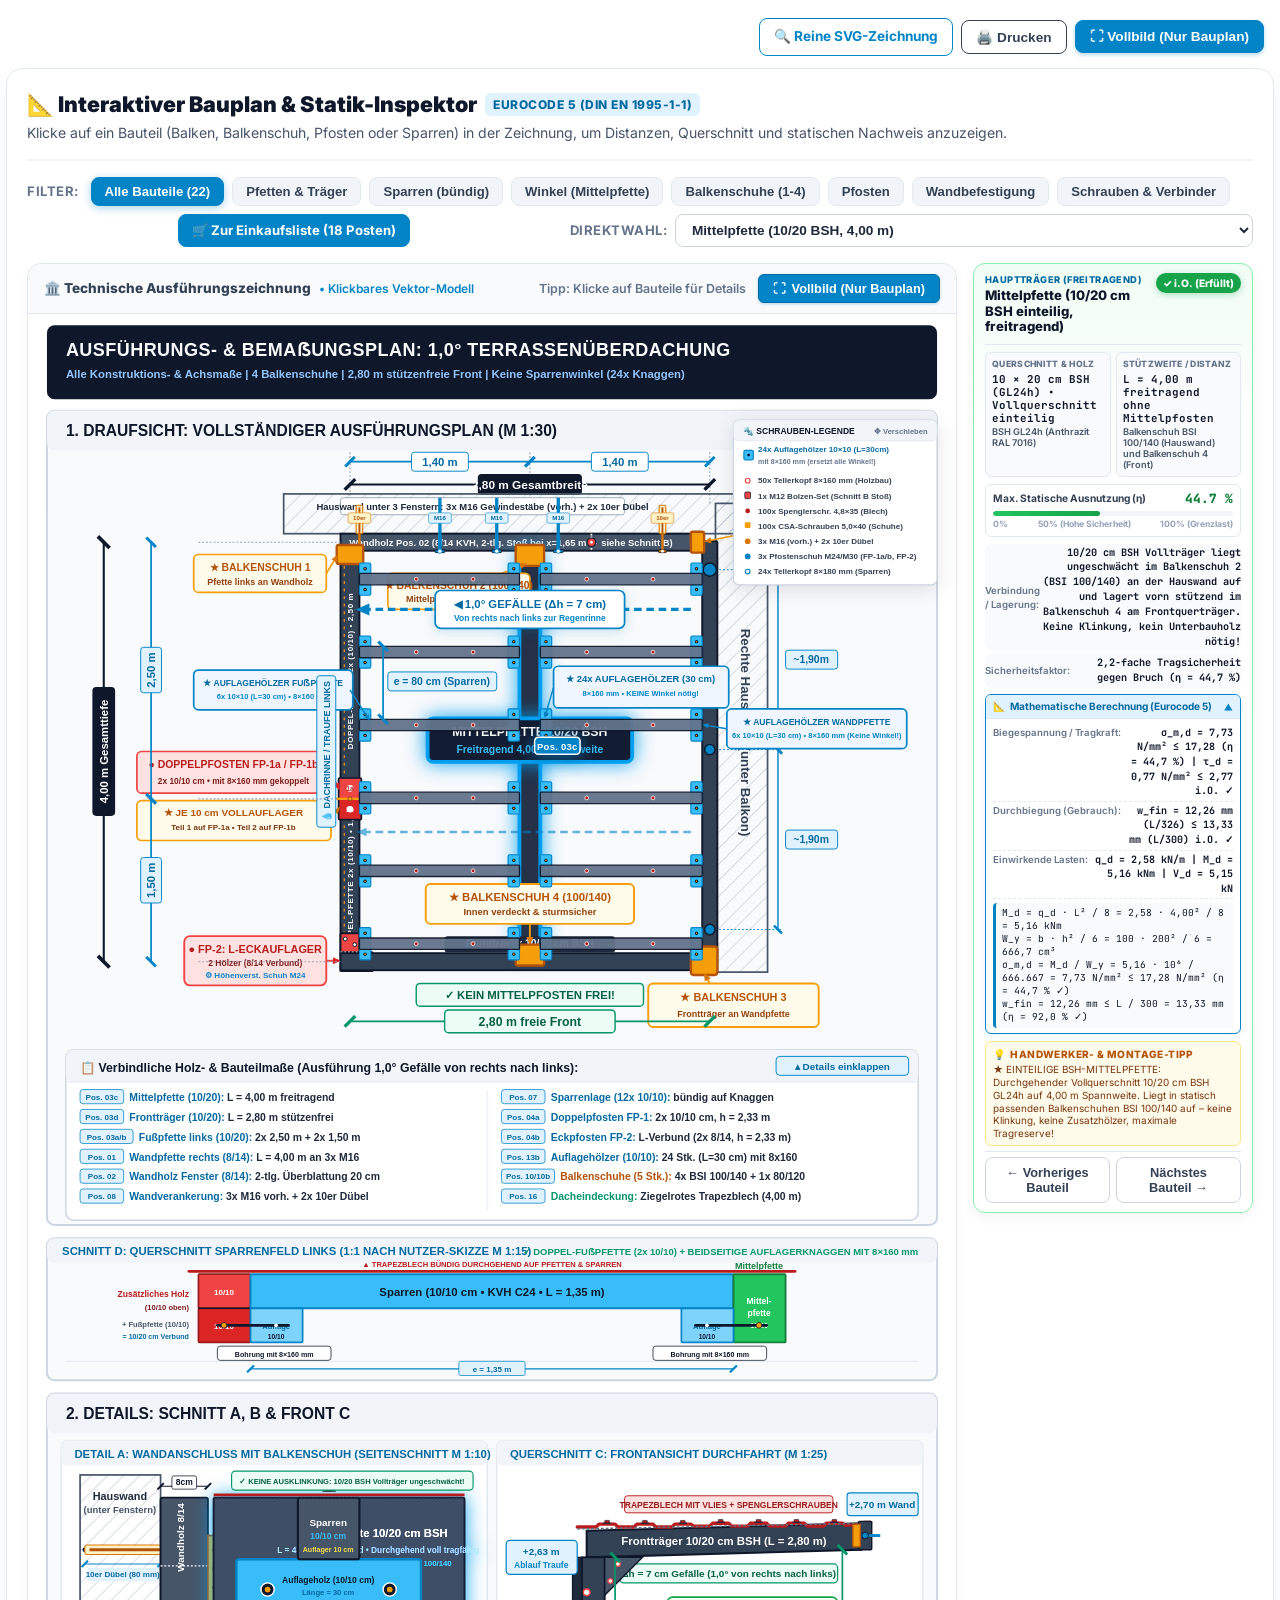
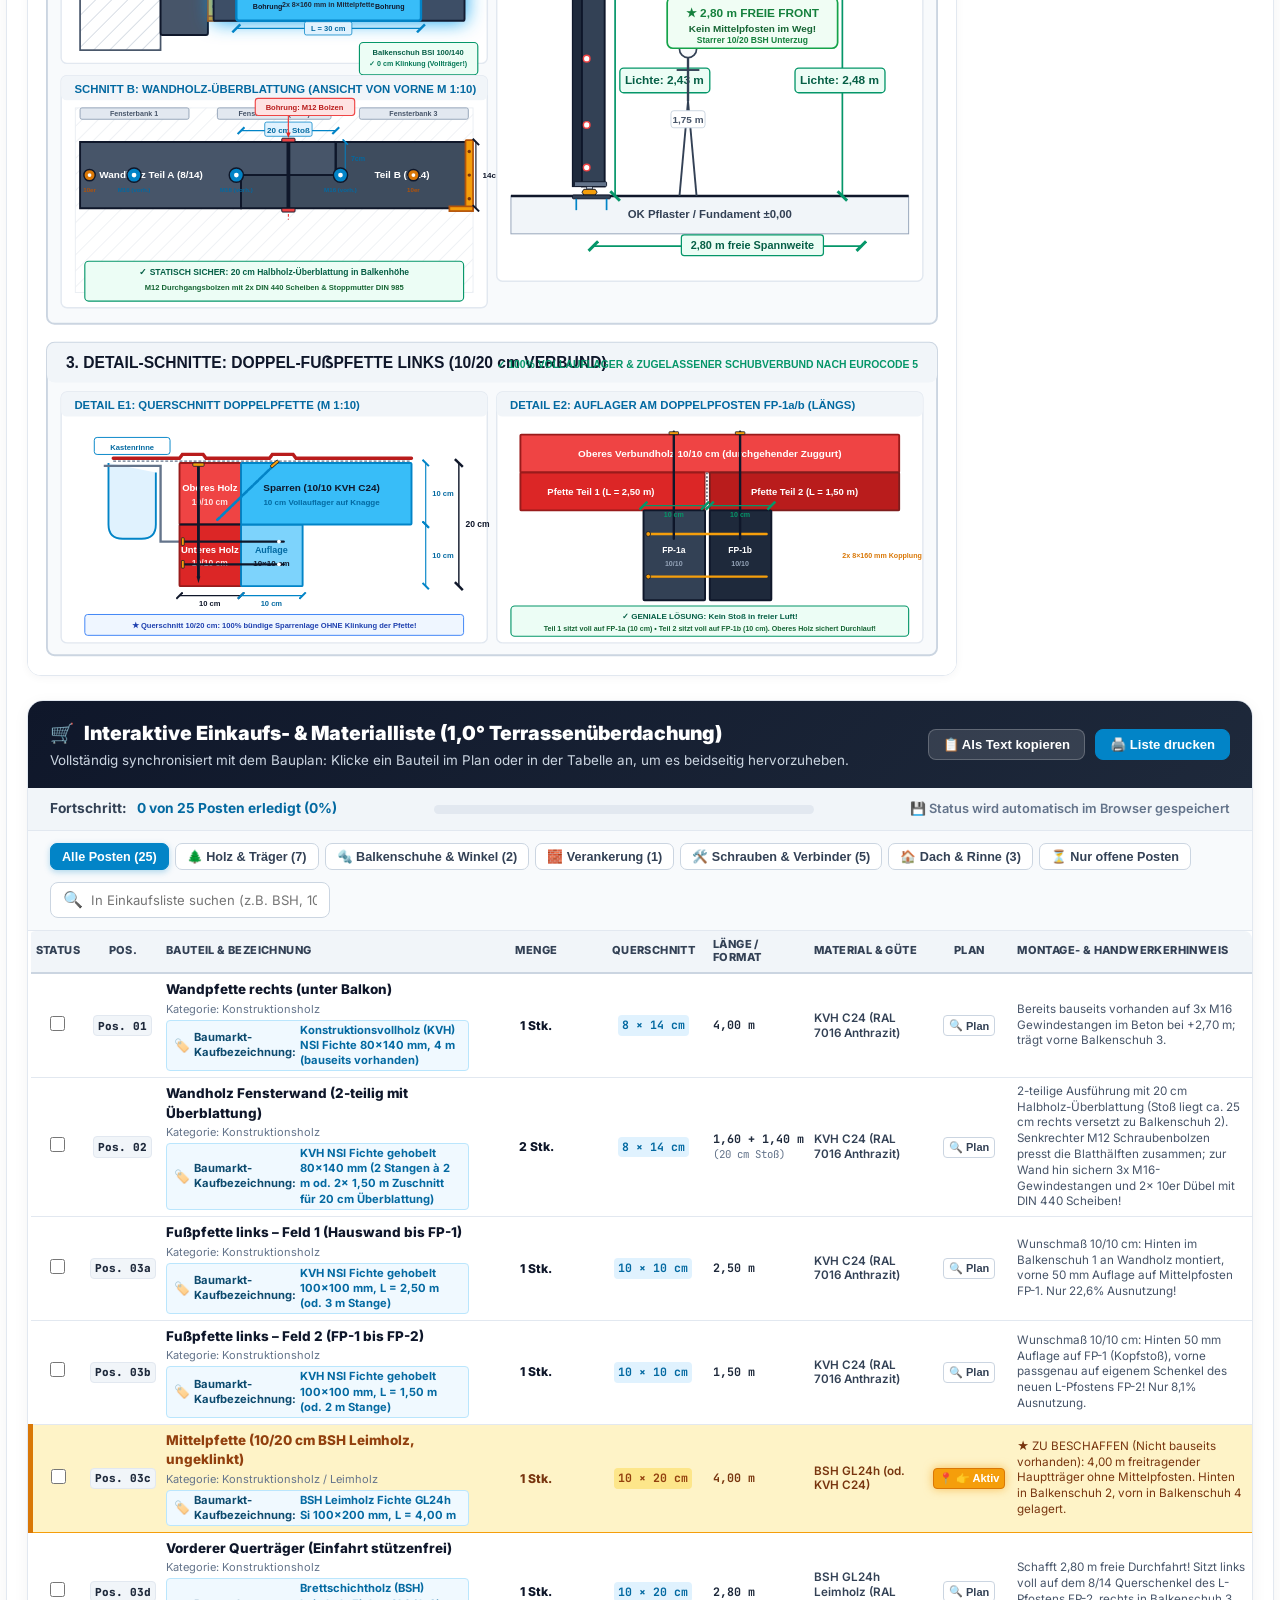
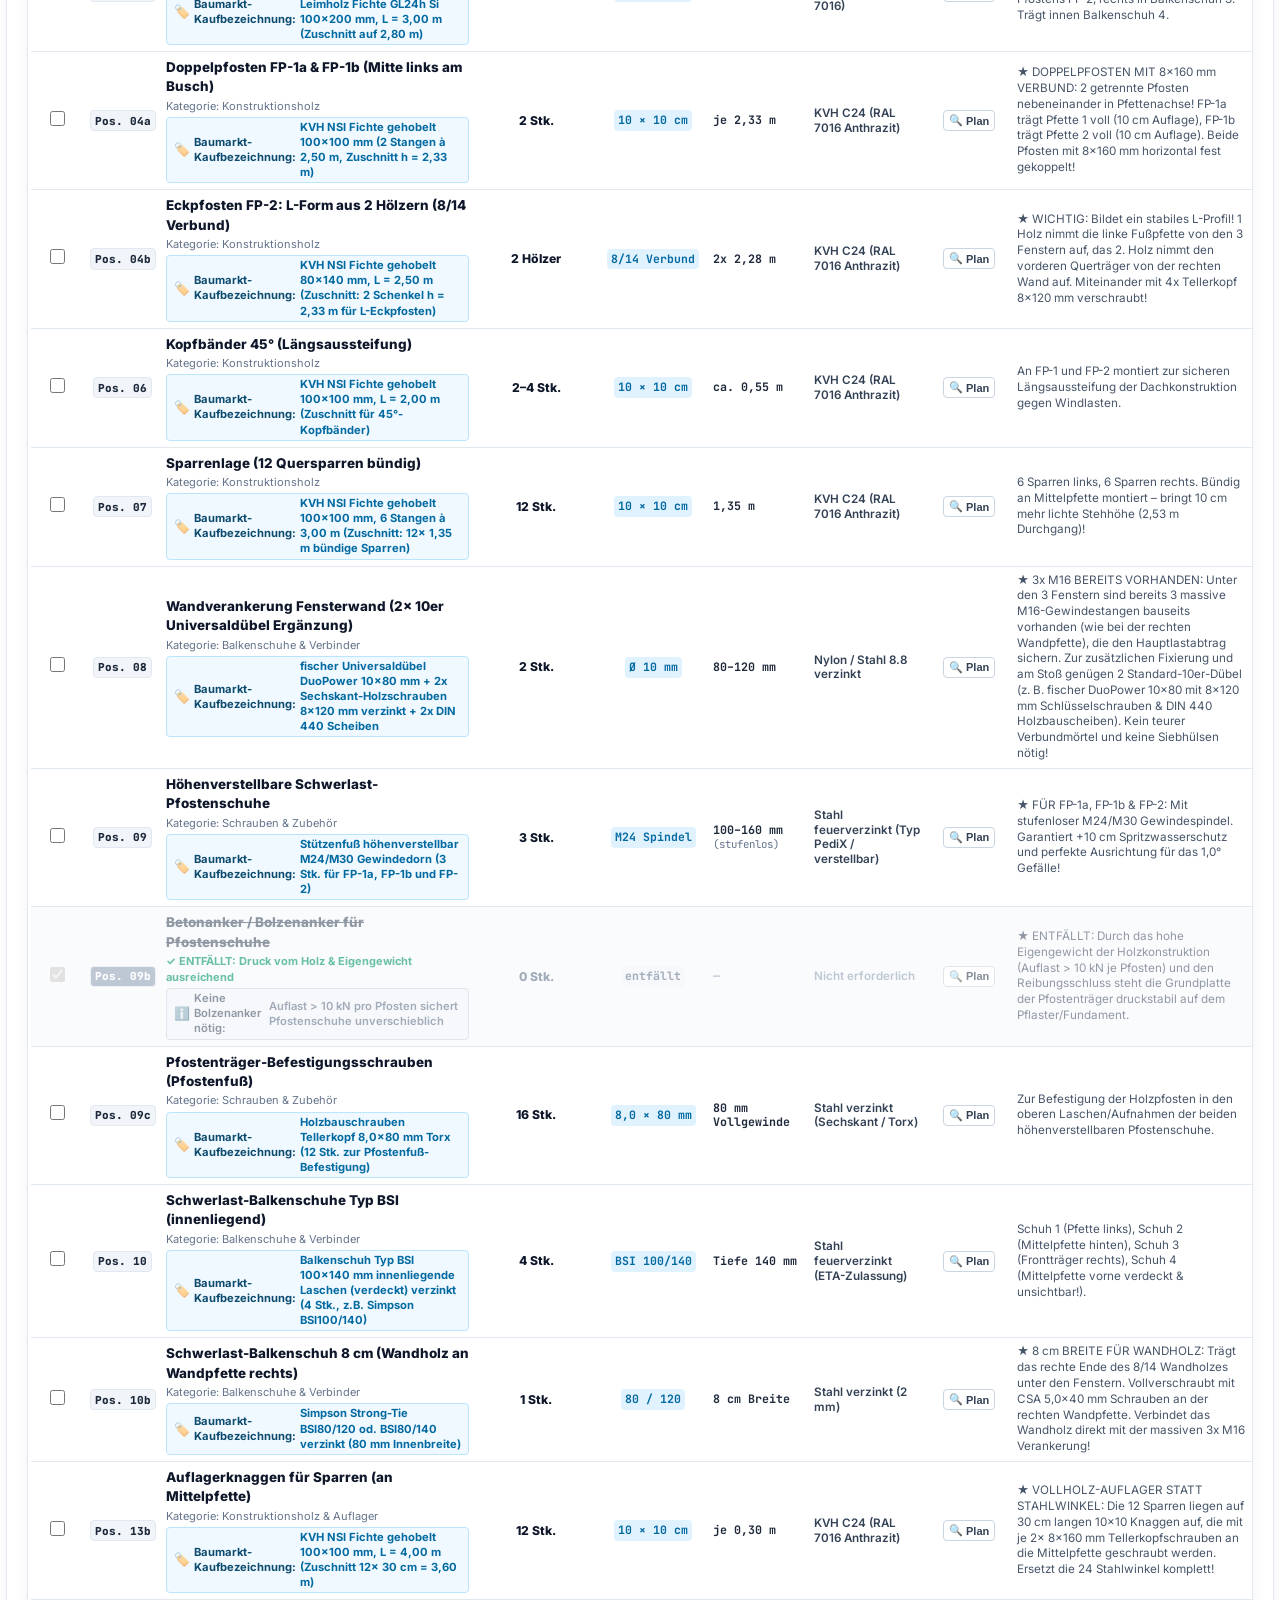
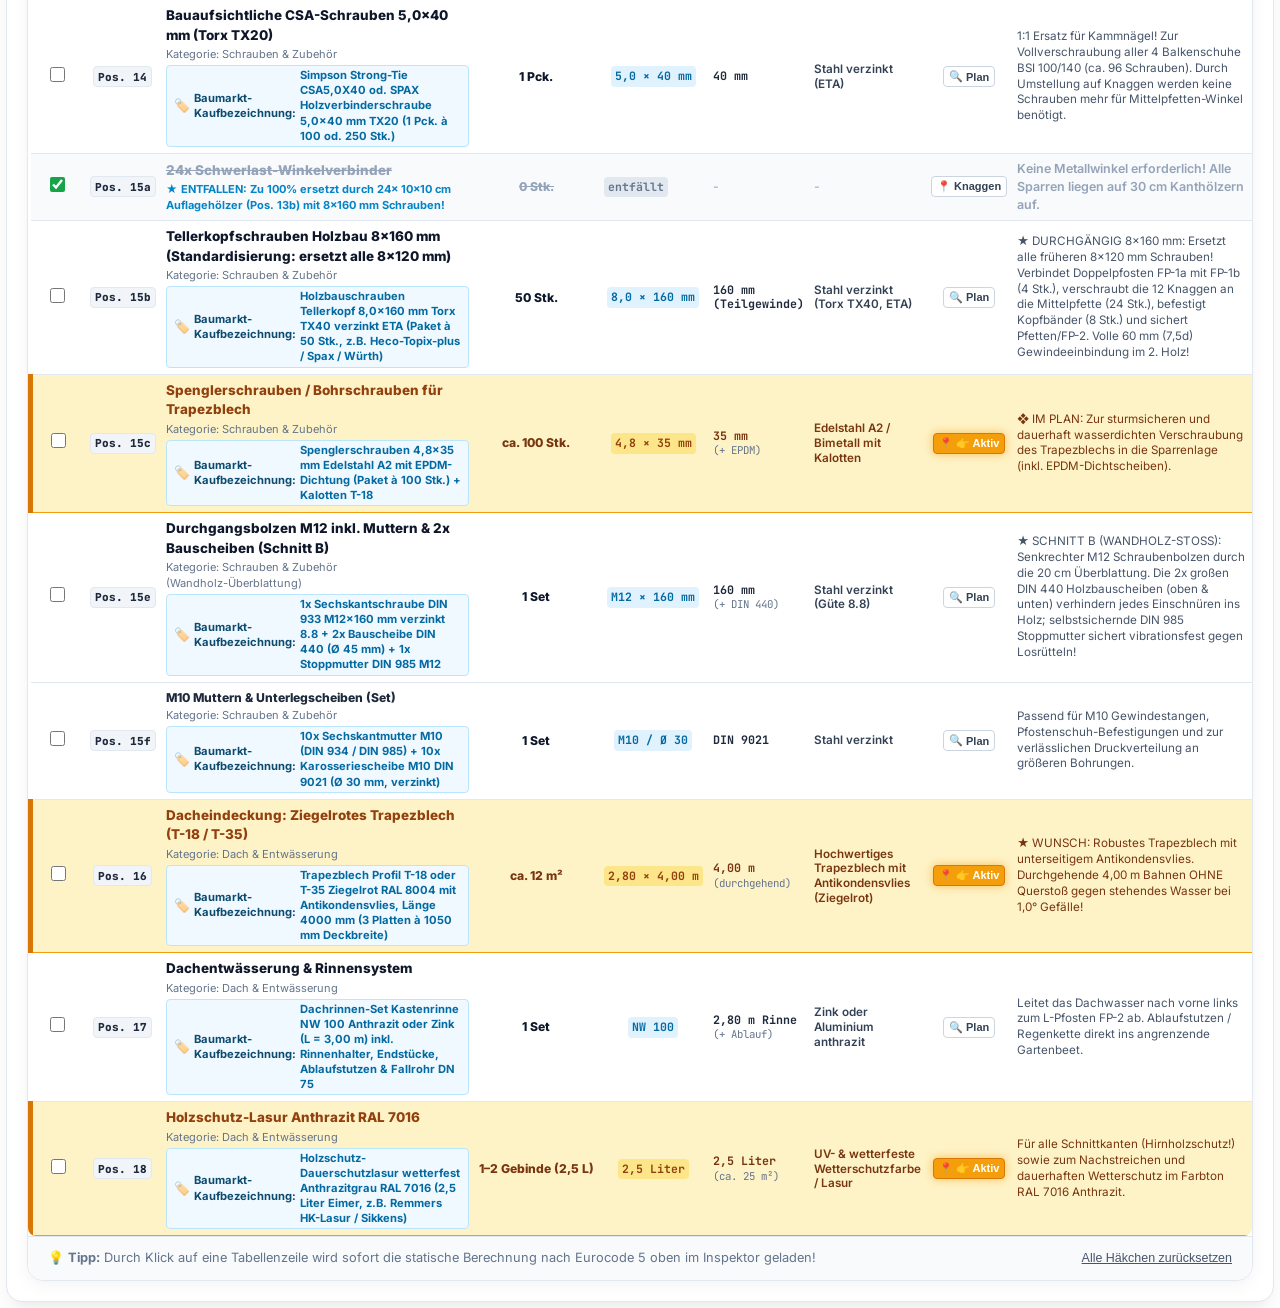
<file: index.html>
<!DOCTYPE html>
<html lang="de">
<head>
  <meta charset="UTF-8">
  <meta name="viewport" content="width=device-width, initial-scale=1.0, maximum-scale=5.0, viewport-fit=cover">
  <title>Interaktiver Bauplan &amp; Statik-Inspektor</title>
  <link rel="preconnect" href="https://fonts.googleapis.com">
  <link rel="preconnect" href="https://fonts.gstatic.com" crossorigin>
  <link href="https://fonts.googleapis.com/css2?family=Inter:wght@400;500;600;700;800;900&family=JetBrains+Mono:wght@500;700;800&display=swap" rel="stylesheet">
  <style>
    :root {
      --primary: #0284c7;
      --primary-dark: #0369a1;
      --primary-light: #e0f2fe;
      --slate-950: #020617;
      --slate-900: #0f172a;
      --slate-800: #1e293b;
      --slate-700: #334155;
      --slate-600: #475569;
      --slate-500: #64748b;
      --slate-400: #94a3b8;
      --slate-300: #cbd5e1;
      --slate-200: #e2e8f0;
      --slate-100: #f1f5f9;
      --slate-50: #f8fafc;
      --success: #16a34a;
      --success-dark: #15803d;
      --success-light: #dcfce7;
      --amber: #d97706;
      --amber-dark: #b45309;
      --amber-light: #fef3c7;
      --danger: #dc2626;
      --danger-light: #fee2e2;
      --wood-dark: #334155;
      --roof-red: #b91c1c;
      --highlight: #f59e0b;
      --highlight-glow: rgba(245, 158, 11, 0.45);
    }

    * {
      box-sizing: border-box;
      margin: 0;
      padding: 0;
    }

    body {
      font-family: 'Inter', -apple-system, BlinkMacSystemFont, sans-serif;
      color: var(--slate-800);
      background-color: transparent;
      padding: 6px;
      line-height: 1.45;
    }

    .widget-container {
      background: #ffffff;
      border: 1px solid var(--slate-200);
      border-radius: 16px;
      box-shadow: 0 10px 25px -5px rgba(15, 23, 42, 0.08), 0 8px 10px -6px rgba(15, 23, 42, 0.04);
      padding: 20px;
      max-width: 1400px;
      margin: 0 auto;
      overflow: hidden;
    }

    /* HEADER */
    .widget-header {
      display: flex;
      flex-wrap: wrap;
      justify-content: space-between;
      align-items: center;
      gap: 16px;
      padding-bottom: 16px;
      border-bottom: 2px solid var(--slate-100);
      margin-bottom: 16px;
    }

    .header-titles h2 {
      font-size: 1.35rem;
      font-weight: 900;
      color: var(--slate-900);
      display: flex;
      align-items: center;
      gap: 8px;
    }

    .header-titles h2 .badge-live {
      background: var(--primary-light);
      color: var(--primary-dark);
      font-size: 0.75rem;
      font-weight: 800;
      padding: 3px 8px;
      border-radius: 6px;
      text-transform: uppercase;
      letter-spacing: 0.5px;
    }

    .header-titles p {
      font-size: 0.88rem;
      color: var(--slate-600);
      margin-top: 3px;
    }

    /* CONTROLS & FILTER TABS */
    .filter-bar {
      display: flex;
      flex-wrap: wrap;
      gap: 8px;
      margin-bottom: 16px;
      align-items: center;
    }

    .filter-label {
      font-size: 0.82rem;
      font-weight: 700;
      color: var(--slate-500);
      text-transform: uppercase;
      letter-spacing: 0.5px;
      margin-right: 4px;
    }

    .filter-btn {
      background: var(--slate-100);
      border: 1px solid var(--slate-200);
      color: var(--slate-700);
      font-size: 0.82rem;
      font-weight: 700;
      padding: 6px 13px;
      border-radius: 8px;
      cursor: pointer;
      transition: all 0.15s ease;
      display: inline-flex;
      align-items: center;
      gap: 6px;
    }

    .filter-btn:hover {
      background: var(--slate-200);
      color: var(--slate-900);
    }

    .filter-btn.active {
      background: var(--primary);
      border-color: var(--primary);
      color: #ffffff;
      box-shadow: 0 2px 8px rgba(2, 132, 199, 0.35);
    }

    .quick-select {
      margin-left: auto;
      display: flex;
      align-items: center;
      gap: 8px;
    }

    .select-dropdown {
      padding: 7px 12px;
      border-radius: 8px;
      border: 1.5px solid var(--slate-300);
      background-color: #ffffff;
      font-size: 0.85rem;
      font-weight: 700;
      color: var(--slate-800);
      cursor: pointer;
      outline: none;
      transition: border-color 0.15s;
    }

    .select-dropdown:focus {
      border-color: var(--primary);
      box-shadow: 0 0 0 3px rgba(2, 132, 199, 0.15);
    }

    /* MAIN WORKSPACE LAYOUT */
    .workspace-grid {
      display: grid;
      grid-template-columns: minmax(0, 2.75fr) minmax(280px, 0.72fr);
      gap: 16px;
      align-items: start;
    }

    @media (max-width: 1020px) {
      .workspace-grid {
        grid-template-columns: 1fr;
      }
      .quick-select {
        margin-left: 0;
        width: 100%;
      }
      .select-dropdown {
        flex: 1;
      }
    }

    /* LEFT: DRAWING CANVAS */
    .canvas-card {
      background: #ffffff;
      border: 1.5px solid var(--slate-200);
      border-radius: 14px;
      overflow: hidden;
      display: flex;
      flex-direction: column;
      box-shadow: 0 2px 8px rgba(15, 23, 42, 0.04);
      position: relative;
    }

    .canvas-header {
      background: var(--slate-50);
      padding: 10px 16px;
      border-bottom: 1px solid var(--slate-200);
      display: flex;
      justify-content: space-between;
      align-items: center;
    }

    .canvas-title {
      font-size: 0.85rem;
      font-weight: 800;
      color: var(--slate-700);
      display: flex;
      align-items: center;
      gap: 8px;
    }

    .canvas-hint {
      font-size: 0.78rem;
      color: var(--slate-500);
      font-weight: 600;
    }

    .btn-fullscreen-plan {
      display: inline-flex;
      align-items: center;
      gap: 6px;
      padding: 6px 14px;
      background: var(--primary);
      color: #ffffff;
      border: 1px solid var(--primary-dark);
      border-radius: 6px;
      font-size: 0.8rem;
      font-weight: 700;
      cursor: pointer;
      transition: all 0.2s ease;
      box-shadow: 0 1px 3px rgba(2, 132, 199, 0.3);
    }

    .btn-fullscreen-plan:hover {
      background: var(--primary-dark);
      transform: translateY(-1px);
      box-shadow: 0 3px 8px rgba(2, 132, 199, 0.4);
    }

    /* ==================== VOLLBILD-MODUS: NUR DER BAUPLAN ==================== */
    .canvas-card:fullscreen,
    .canvas-card:-webkit-full-screen,
    body.plan-fullscreen-active .canvas-card {
      position: fixed !important;
      top: 0 !important;
      left: 0 !important;
      width: 100vw !important;
      height: 100vh !important;
      max-width: 100vw !important;
      max-height: 100vh !important;
      z-index: 9999999 !important;
      border-radius: 0 !important;
      border: none !important;
      margin: 0 !important;
      padding: 0 !important;
      background: #ffffff !important;
      display: flex !important;
      flex-direction: column !important;
    }

    body.plan-fullscreen-active .inspector-card,
    body.plan-fullscreen-active .shopping-card,
    body.plan-fullscreen-active .inspector-header,
    .canvas-card:fullscreen ~ .inspector-card,
    .canvas-card:-webkit-full-screen ~ .inspector-card,
    :fullscreen .inspector-card,
    :fullscreen .shopping-card,
    :fullscreen .inspector-header,
    :-webkit-full-screen .inspector-card,
    :-webkit-full-screen .shopping-card,
    :-webkit-full-screen .inspector-header {
      display: none !important;
    }

    .canvas-card:fullscreen .canvas-header,
    .canvas-card:-webkit-full-screen .canvas-header,
    body.plan-fullscreen-active .canvas-header {
      padding: 10px 24px;
      background: #0f172a;
      border-bottom: 1px solid #334155;
    }

    .canvas-card:fullscreen .canvas-title,
    .canvas-card:-webkit-full-screen .canvas-title,
    body.plan-fullscreen-active .canvas-title {
      color: #f8fafc;
      font-size: 1.05rem;
    }

    .canvas-card:fullscreen .canvas-hint,
    .canvas-card:-webkit-full-screen .canvas-hint,
    body.plan-fullscreen-active .canvas-hint {
      color: #94a3b8;
    }

    .canvas-card:fullscreen .svg-wrapper,
    .canvas-card:-webkit-full-screen .svg-wrapper,
    body.plan-fullscreen-active .svg-wrapper {
      flex: 1 1 auto !important;
      height: calc(100vh - 54px) !important;
      max-height: calc(100vh - 54px) !important;
      width: 100% !important;
      background: #ffffff;
      display: flex;
      align-items: center;
      justify-content: center;
      padding: 8px 16px;
      box-sizing: border-box;
      overflow: auto;
    }

    .canvas-card:fullscreen .svg-wrapper svg,
    .canvas-card:-webkit-full-screen .svg-wrapper svg,
    body.plan-fullscreen-active .svg-wrapper svg {
      width: 100% !important;
      height: 100% !important;
      max-height: calc(100vh - 70px) !important;
      object-fit: contain;
    }

    .svg-wrapper {
      position: relative;
      width: 100%;
      overflow: visible;
      background: #ffffff;
    }

    .svg-wrapper svg {
      display: block;
      width: 100%;
      height: auto;
      user-select: none;
    }

    /* SVG INTERACTIVE ELEMENTS */
    .comp-hitbox {
      cursor: pointer;
      pointer-events: auto;
      touch-action: manipulation;
      -webkit-tap-highlight-color: rgba(2, 132, 199, 0.25);
      transition: all 0.2s cubic-bezier(0.16, 1, 0.3, 1);
    }

    .comp-hitbox * {
      pointer-events: auto;
    }

    #svg-schrauben-legende .comp-hitbox:hover > rect:first-child {
      fill: rgba(2, 132, 199, 0.12) !important;
      rx: 3px;
    }
    #svg-schrauben-legende .comp-hitbox.active > rect:first-child {
      fill: #e0f2fe !important;
      stroke: #0284c7 !important;
      stroke-width: 1.2px !important;
      rx: 3px;
    }

    /* iPad / Mobile Floating Selection Toast */
    #touch-toast {
      position: fixed;
      bottom: 24px;
      left: 50%;
      transform: translateX(-50%) translateY(120px);
      background: #0f172a;
      color: #ffffff;
      padding: 10px 18px;
      border-radius: 9999px;
      box-shadow: 0 10px 25px -3px rgba(0, 0, 0, 0.3), 0 4px 6px -4px rgba(0, 0, 0, 0.2);
      font-size: 0.85rem;
      font-weight: 700;
      display: flex;
      align-items: center;
      gap: 10px;
      z-index: 100000;
      transition: transform 0.3s cubic-bezier(0.16, 1, 0.3, 1), opacity 0.3s ease;
      opacity: 0;
      pointer-events: none;
      border: 1px solid rgba(255, 255, 255, 0.15);
      white-space: nowrap;
      max-width: 90vw;
    }

    #touch-toast.is-visible {
      transform: translateX(-50%) translateY(0);
      opacity: 1;
      pointer-events: auto;
      cursor: pointer;
    }

    #touch-toast .toast-badge {
      background: var(--primary);
      color: #ffffff;
      padding: 2px 7px;
      border-radius: 6px;
      font-size: 0.72rem;
      font-weight: 800;
    }

    #touch-toast .toast-action {
      background: rgba(255, 255, 255, 0.15);
      color: #38bdf8;
      padding: 3px 8px;
      border-radius: 6px;
      font-size: 0.75rem;
      margin-left: 4px;
    }

    /* iPad Safari Helper Banner */
    .ios-hint-banner {
      background: #eff6ff;
      border: 1px solid #bfdbfe;
      color: #1e40af;
      padding: 10px 16px;
      border-radius: 10px;
      margin-bottom: 16px;
      font-size: 0.85rem;
      display: flex;
      align-items: center;
      justify-content: space-between;
      gap: 12px;
      box-shadow: 0 2px 5px rgba(2, 132, 199, 0.05);
    }

    .ios-hint-banner button {
      background: none;
      border: none;
      font-size: 1.1rem;
      color: #60a5fa;
      cursor: pointer;
      padding: 2px 6px;
      line-height: 1;
    }

    .comp-hitbox text {
      stroke: none !important;
    }

    .comp-hitbox:hover {
      filter: drop-shadow(0 0 6px rgba(245, 158, 11, 0.9)) brightness(1.15);
      stroke-width: 3.5px !important;
      stroke: #f59e0b !important;
    }

    .comp-hitbox.active {
      stroke: #0284c7 !important;
      stroke-width: 4px !important;
      filter: drop-shadow(0 0 10px rgba(2, 132, 199, 0.95)) brightness(1.2);
      animation: pulseActive 2s infinite ease-in-out;
    }

    @keyframes pulseActive {
      0% { filter: drop-shadow(0 0 6px rgba(2, 132, 199, 0.8)) brightness(1.2); }
      50% { filter: drop-shadow(0 0 14px rgba(2, 132, 199, 1)) brightness(1.3); }
      100% { filter: drop-shadow(0 0 6px rgba(2, 132, 199, 0.8)) brightness(1.2); }
    }

    /* RIGHT: STATIK INSPECTOR CARD */
    .inspector-card {
      background: #ffffff;
      border: 1.5px solid var(--slate-200);
      border-radius: 12px;
      padding: 9px 11px;
      box-shadow: 0 4px 14px rgba(15, 23, 42, 0.05);
      position: sticky;
      top: 10px;
    }

    .inspector-card.status-pass {
      border-color: #86efac;
      background: linear-gradient(180deg, #f0fdf4 0%, #ffffff 18%);
    }

    /* INSPECTOR HEADER */
    .insp-header {
      display: flex;
      justify-content: space-between;
      align-items: flex-start;
      gap: 12px;
      margin-bottom: 14px;
      padding-bottom: 14px;
      border-bottom: 1.5px solid var(--slate-200);
    }

    .insp-comp-type {
      font-size: 0.78rem;
      font-weight: 800;
      color: var(--primary-dark);
      text-transform: uppercase;
      letter-spacing: 0.5px;
      margin-bottom: 2px;
    }

    .insp-comp-title {
      font-size: 1.25rem;
      font-weight: 900;
      color: var(--slate-900);
      line-height: 1.25;
    }

    .insp-badge {
      display: inline-flex;
      align-items: center;
      gap: 6px;
      padding: 6px 14px;
      border-radius: 9999px;
      font-size: 0.86rem;
      font-weight: 900;
      white-space: nowrap;
      flex-shrink: 0;
    }

    .insp-badge.pass {
      background: var(--success);
      color: #ffffff;
      box-shadow: 0 2px 6px rgba(22, 163, 74, 0.3);
    }

    /* QUICK METRICS GRID */
    .metrics-grid {
      display: grid;
      grid-template-columns: repeat(2, 1fr);
      gap: 10px;
      margin-bottom: 16px;
    }

    .metric-box {
      background: var(--slate-50);
      border: 1px solid var(--slate-200);
      border-radius: 10px;
      padding: 10px 12px;
    }

    .metric-label {
      font-size: 0.74rem;
      font-weight: 700;
      color: var(--slate-500);
      text-transform: uppercase;
      letter-spacing: 0.4px;
      margin-bottom: 3px;
    }

    .metric-val {
      font-size: 1.05rem;
      font-weight: 900;
      color: var(--slate-900);
      font-family: 'JetBrains Mono', monospace;
    }

    .metric-sub {
      font-size: 0.74rem;
      font-weight: 600;
      color: var(--slate-600);
      margin-top: 2px;
    }

    /* PROGRESS BAR UTILIZATION */
    .util-container {
      background: #ffffff;
      border: 1.5px solid var(--slate-200);
      border-radius: 10px;
      padding: 12px 14px;
      margin-bottom: 16px;
    }

    .util-header {
      display: flex;
      justify-content: space-between;
      align-items: center;
      margin-bottom: 6px;
    }

    .util-title {
      font-size: 0.82rem;
      font-weight: 800;
      color: var(--slate-700);
    }

    .util-number {
      font-size: 1.15rem;
      font-weight: 900;
      color: var(--success-dark);
      font-family: 'JetBrains Mono', monospace;
    }

    .util-bar-track {
      background: var(--slate-100);
      height: 10px;
      border-radius: 9999px;
      overflow: hidden;
      position: relative;
    }

    .util-bar-fill {
      height: 100%;
      border-radius: 9999px;
      transition: width 0.4s ease;
      background: linear-gradient(90deg, #22c55e, #16a34a);
    }

    .util-bar-fill.medium {
      background: linear-gradient(90deg, #f59e0b, #d97706);
    }

    .util-scale {
      display: flex;
      justify-content: space-between;
      font-size: 0.7rem;
      font-weight: 700;
      color: var(--slate-400);
      margin-top: 4px;
    }

    /* STATIK DETAILS ACCORDION/CARDS */
    .details-section {
      display: flex;
      flex-direction: column;
      gap: 10px;
      margin-bottom: 16px;
    }

    .detail-row {
      display: flex;
      justify-content: space-between;
      align-items: center;
      padding: 8px 10px;
      background: var(--slate-50);
      border-radius: 8px;
      font-size: 0.85rem;
    }

    .detail-row .lbl {
      color: var(--slate-600);
      font-weight: 600;
    }

    .detail-row .val {
      font-family: 'JetBrains Mono', monospace;
      font-weight: 800;
      color: var(--slate-900);
      text-align: right;
    }

    .detail-row .badge-ok {
      background: var(--success-light);
      color: var(--success-dark);
      font-weight: 800;
      padding: 2px 7px;
      border-radius: 4px;
      font-size: 0.78rem;
      margin-left: 6px;
    }

    /* PRAXIS TIPP BOX */
    .tip-box {
      background: #fffbeb;
      border: 1.5px solid #fde68a;
      border-radius: 10px;
      padding: 12px 14px;
      margin-bottom: 14px;
    }

    .tip-title {
      font-size: 0.8rem;
      font-weight: 800;
      color: #b45309;
      display: flex;
      align-items: center;
      gap: 6px;
      margin-bottom: 4px;
      text-transform: uppercase;
      letter-spacing: 0.5px;
    }

    .tip-text {
      font-size: 0.82rem;
      color: #78350f;
      line-height: 1.45;
    }

    /* NAV CONTROLS */
    .insp-nav {
      display: flex;
      justify-content: space-between;
      gap: 10px;
      padding-top: 10px;
      border-top: 1px solid var(--slate-200);
    }

    .nav-btn {
      flex: 1;
      padding: 7px 12px;
      border-radius: 8px;
      border: 1px solid var(--slate-300);
      background: #ffffff;
      font-size: 0.8rem;
      font-weight: 700;
      color: var(--slate-700);
      cursor: pointer;
      transition: all 0.15s;
      display: flex;
      align-items: center;
      justify-content: center;
      gap: 6px;
    }

    .nav-btn:hover {
      background: var(--slate-100);
      color: var(--slate-900);
    }

    /* FLOATING SVG TOOLTIP */
    #svg-tooltip {
      position: absolute;
      display: none;
      background: var(--slate-900);
      color: #ffffff;
      padding: 6px 12px;
      border-radius: 8px;
      font-size: 0.78rem;
      font-weight: 700;
      pointer-events: none;
      z-index: 100;
      box-shadow: 0 4px 12px rgba(0,0,0,0.25);
      white-space: nowrap;
      transition: opacity 0.1s ease;
    }
  
    /* SHOPPING LIST STYLING */
    .shopping-card {
      margin-top: 24px;
      background: #ffffff;
      border: 1.5px solid var(--slate-200);
      border-radius: 16px;
      box-shadow: 0 4px 16px rgba(15, 23, 42, 0.05);
      overflow: hidden;
      transition: all 0.2s ease;
    }

    .shopping-header {
      background: linear-gradient(135deg, #0f172a 0%, #1e293b 100%);
      color: #ffffff;
      padding: 18px 22px;
      display: flex;
      flex-wrap: wrap;
      justify-content: space-between;
      align-items: center;
      gap: 16px;
    }

    .shopping-title-area h3 {
      font-size: 1.22rem;
      font-weight: 900;
      color: #ffffff;
      display: flex;
      align-items: center;
      gap: 10px;
    }

    .shopping-title-area p {
      font-size: 0.84rem;
      color: var(--slate-300);
      margin-top: 4px;
    }

    .shopping-actions {
      display: flex;
      flex-wrap: wrap;
      align-items: center;
      gap: 10px;
    }

    .shop-btn {
      background: rgba(255, 255, 255, 0.12);
      border: 1px solid rgba(255, 255, 255, 0.22);
      color: #ffffff;
      font-size: 0.82rem;
      font-weight: 700;
      padding: 7px 14px;
      border-radius: 8px;
      cursor: pointer;
      transition: all 0.15s ease;
      display: inline-flex;
      align-items: center;
      gap: 6px;
    }

    .shop-btn:hover {
      background: rgba(255, 255, 255, 0.25);
      transform: translateY(-1px);
    }

    .shop-btn.btn-accent {
      background: var(--primary);
      border-color: var(--primary);
    }

    .shop-btn.btn-accent:hover {
      background: var(--primary-dark);
    }

    /* PROGRESS BAR */
    .progress-bar-container {
      background: var(--slate-100);
      padding: 11px 22px;
      border-bottom: 1px solid var(--slate-200);
      display: flex;
      flex-wrap: wrap;
      justify-content: space-between;
      align-items: center;
      gap: 12px;
    }

    .progress-info {
      display: flex;
      align-items: center;
      gap: 10px;
      font-size: 0.86rem;
      font-weight: 700;
      color: var(--slate-700);
    }

    .progress-track {
      flex: 1;
      min-width: 160px;
      max-width: 380px;
      height: 9px;
      background: var(--slate-200);
      border-radius: 999px;
      overflow: hidden;
    }

    .progress-fill {
      height: 100%;
      background: linear-gradient(90deg, var(--primary) 0%, var(--success) 100%);
      width: 0%;
      transition: width 0.3s ease;
    }

    /* TOOLBAR & SEARCH */
    .shopping-toolbar {
      padding: 12px 22px;
      background: var(--slate-50);
      border-bottom: 1px solid var(--slate-200);
      display: flex;
      flex-wrap: wrap;
      justify-content: space-between;
      align-items: center;
      gap: 12px;
    }

    .shop-filter-tabs {
      display: flex;
      flex-wrap: wrap;
      gap: 6px;
    }

    .shop-tab-btn {
      background: #ffffff;
      border: 1px solid var(--slate-300);
      color: var(--slate-700);
      font-size: 0.79rem;
      font-weight: 700;
      padding: 5px 11px;
      border-radius: 7px;
      cursor: pointer;
      transition: all 0.15s;
    }

    .shop-tab-btn:hover {
      border-color: var(--primary);
      color: var(--primary-dark);
    }

    .shop-tab-btn.active {
      background: var(--primary);
      border-color: var(--primary);
      color: #ffffff;
      box-shadow: 0 2px 6px rgba(2, 132, 199, 0.3);
    }

    .shop-search-box {
      display: flex;
      align-items: center;
      gap: 8px;
      background: #ffffff;
      border: 1.5px solid var(--slate-300);
      border-radius: 8px;
      padding: 5px 12px;
      width: 280px;
      transition: border-color 0.15s;
    }

    .shop-search-box:focus-within {
      border-color: var(--primary);
      box-shadow: 0 0 0 3px rgba(2, 132, 199, 0.15);
    }

    .shop-search-box input {
      border: none;
      outline: none;
      font-size: 0.82rem;
      width: 100%;
      font-family: inherit;
      color: var(--slate-800);
    }

    /* TABLE STYLING - COMPACT & 100% CONTAINER FIT */
    .shopping-table-wrapper {
      width: 100%;
      background: #ffffff;
      border-radius: 8px;
      overflow-x: auto;
    }

    .shopping-table {
      width: 100%;
      border-collapse: collapse;
      font-size: 0.78rem;
      text-align: left;
      table-layout: auto;
    }

    .shopping-table th {
      background: var(--slate-100);
      color: var(--slate-700);
      font-weight: 800;
      font-size: 0.69rem;
      text-transform: uppercase;
      letter-spacing: 0.4px;
      padding: 7px 5px;
      border-bottom: 2px solid var(--slate-300);
      line-height: 1.25;
    }

    .shopping-table td {
      padding: 6px 5px;
      border-bottom: 1px solid var(--slate-200);
      color: var(--slate-800);
      vertical-align: middle;
      transition: all 0.15s ease;
      font-size: 0.76rem;
    }

    .shopping-table tr {
      cursor: pointer;
    }

    .shopping-table tr:hover td {
      background-color: var(--slate-50);
    }

    /* HIGHLIGHT ACTIVE ROW */
    .shopping-table tr.highlight-active td {
      background-color: #fef3c7 !important;
      color: #78350f !important;
      border-top: 1.5px solid #f59e0b;
      border-bottom: 1.5px solid #f59e0b;
    }

    .shopping-table tr.highlight-active td:first-child {
      border-left: 5px solid #d97706 !important;
    }

    .shopping-table tr.highlight-active .pos-title {
      color: #92400e !important;
    }

    .shopping-table tr.highlight-active .badge-dim {
      background: #fde68a !important;
      color: #92400e !important;
    }

    /* CHECKED ITEM ROW */
    .shopping-table tr.is-done td {
      background-color: #f8fafc;
      color: var(--slate-400) !important;
    }

    .shopping-table tr.is-done .pos-title {
      text-decoration: line-through;
      color: var(--slate-400) !important;
    }

    .shopping-table tr.is-done .badge-dim {
      background: var(--slate-200) !important;
      color: var(--slate-500) !important;
    }

    /* CUSTOM CHECKBOX */
    .custom-chk {
      width: 15px;
      height: 15px;
      cursor: pointer;
      accent-color: var(--success);
    }

    /* PILLS & BADGES */
    .badge-pos {
      font-family: 'JetBrains Mono', monospace;
      font-weight: 800;
      font-size: 0.69rem;
      background: var(--slate-100);
      color: var(--slate-800);
      padding: 1.5px 4px;
      border-radius: 4px;
      display: inline-block;
      border: 1px solid var(--slate-200);
    }

    .badge-dim {
      font-family: 'JetBrains Mono', monospace;
      font-weight: 700;
      font-size: 0.72rem;
      background: #e0f2fe;
      color: #0369a1;
      padding: 2px 4px;
      border-radius: 4px;
      display: inline-block;
      white-space: nowrap;
    }

    .badge-plan-link {
      display: inline-flex;
      align-items: center;
      gap: 3px;
      background: #ffffff;
      border: 1px solid var(--slate-300);
      color: var(--slate-700);
      padding: 3px 5px;
      border-radius: 4px;
      font-size: 0.69rem;
      font-weight: 700;
      cursor: pointer;
      transition: all 0.15s;
      white-space: nowrap;
    }

    .badge-plan-link:hover {
      background: var(--primary);
      border-color: var(--primary);
      color: #ffffff;
    }

    .badge-plan-link.active-link {
      background: #f59e0b !important;
      border-color: #d97706 !important;
      color: #ffffff !important;
      box-shadow: 0 0 10px rgba(245, 158, 11, 0.6);
      animation: pulsePlanBtn 1.5s infinite;
    }

    @keyframes pulsePlanBtn {
      0% { transform: scale(1); }
      50% { transform: scale(1.05); }
      100% { transform: scale(1); }
    }
    

    /* --- REFINED COMPACT TYPOGRAPHY & MATH DROPDOWN (USER REQUEST) --- */
    .inspector-card {
      padding: 9px 11px !important;
      font-size: 0.70rem !important;
    }

    .insp-header {
      display: flex !important;
      justify-content: space-between !important;
      align-items: flex-start !important;
      gap: 8px !important;
      margin-bottom: 7px !important;
      padding-bottom: 7px !important;
      border-bottom: 1.5px solid var(--slate-200) !important;
    }

    .insp-comp-type {
      font-size: 0.58rem !important;
      font-weight: 800 !important;
      color: var(--primary-dark) !important;
      text-transform: uppercase !important;
      letter-spacing: 0.4px !important;
      margin-bottom: 1px !important;
    }

    .insp-comp-title {
      font-size: 0.82rem !important;
      font-weight: 800 !important;
      color: var(--slate-900) !important;
      line-height: 1.2 !important;
      margin-bottom: 2px !important;
    }

    .insp-badge {
      display: inline-flex !important;
      align-items: center !important;
      gap: 4px !important;
      padding: 2.5px 7px !important;
      border-radius: 9999px !important;
      font-size: 0.64rem !important;
      font-weight: 800 !important;
      white-space: nowrap !important;
      flex-shrink: 0 !important;
    }

    .metrics-grid {
      display: grid !important;
      grid-template-columns: repeat(2, 1fr) !important;
      gap: 5px !important;
      margin-bottom: 7px !important;
    }

    .metric-box {
      padding: 5px 6px !important;
      border-radius: 6px !important;
      background: var(--slate-50) !important;
      border: 1px solid var(--slate-200) !important;
      overflow: hidden !important;
    }

    .metric-label {
      font-size: 0.54rem !important;
      font-weight: 800 !important;
      color: var(--slate-500) !important;
      text-transform: uppercase !important;
      letter-spacing: 0.3px !important;
      margin-bottom: 2px !important;
    }

    .metric-val {
      font-size: 0.68rem !important;
      font-weight: 700 !important;
      color: var(--slate-900) !important;
      line-height: 1.2 !important;
      word-break: normal !important;
      overflow-wrap: break-word !important;
      font-family: 'JetBrains Mono', monospace !important;
    }

    .metric-sub {
      font-size: 0.58rem !important;
      font-weight: 600 !important;
      color: var(--slate-600) !important;
      line-height: 1.18 !important;
      margin-top: 2px !important;
    }

    .util-container {
      padding: 5px 7px !important;
      margin-bottom: 7px !important;
      border-radius: 6px !important;
      background: #ffffff !important;
      border: 1.5px solid var(--slate-200) !important;
    }

    .util-header {
      display: flex !important;
      justify-content: space-between !important;
      align-items: center !important;
      margin-bottom: 3px !important;
    }

    .util-title {
      font-size: 0.64rem !important;
      font-weight: 700 !important;
      color: var(--slate-700) !important;
    }

    .util-number {
      font-size: 0.80rem !important;
      font-weight: 800 !important;
      font-family: 'JetBrains Mono', monospace !important;
    }

    .util-bar-track {
      height: 5px !important;
      background: var(--slate-100) !important;
      border-radius: 9999px !important;
      overflow: hidden !important;
      position: relative !important;
    }

    .util-scale {
      display: flex !important;
      justify-content: space-between !important;
      font-size: 0.54rem !important;
      font-weight: 700 !important;
      color: var(--slate-400) !important;
      margin-top: 2px !important;
    }

    .details-section {
      display: flex !important;
      flex-direction: column !important;
      gap: 3px !important;
      margin-bottom: 6px !important;
    }

    .detail-row {
      display: flex !important;
      justify-content: space-between !important;
      align-items: center !important;
      padding: 2px 0 !important;
      font-size: 0.64rem !important;
    }

    .detail-row .lbl {
      font-size: 0.60rem !important;
      color: var(--slate-500) !important;
      font-weight: 600 !important;
    }

    .detail-row .val {
      font-size: 0.64rem !important;
      font-weight: 700 !important;
      font-family: 'JetBrains Mono', monospace !important;
      color: var(--slate-900) !important;
      text-align: right !important;
    }

    .detail-row .badge-ok {
      font-size: 0.56rem !important;
      padding: 1px 4px !important;
      border-radius: 3px !important;
      margin-left: 4px !important;
      font-weight: 800 !important;
    }

    /* MATHEMATISCHE BERECHNUNG DROPDOWN */
    .math-calc-dropdown {
      background: #f8fafc !important;
      border: 1px solid #cbd5e1 !important;
      border-radius: 6px !important;
      margin: 5px 0 7px 0 !important;
      overflow: hidden !important;
      transition: all 0.2s ease !important;
    }

    .math-calc-dropdown[open] {
      background: #ffffff !important;
      border-color: #0284c7 !important;
      box-shadow: 0 3px 10px rgba(2, 132, 199, 0.08) !important;
    }

    .math-calc-summary {
      display: flex !important;
      justify-content: space-between !important;
      align-items: center !important;
      padding: 4px 7px !important;
      font-size: 0.63rem !important;
      font-weight: 700 !important;
      color: #0369a1 !important;
      cursor: pointer !important;
      user-select: none !important;
      background: #f0f9ff !important;
      list-style: none !important;
    }

    .math-calc-summary::-webkit-details-marker {
      display: none !important;
    }

    .math-calc-summary:hover {
      background: #e0f2fe !important;
    }

    .math-calc-dropdown[open] .math-calc-summary {
      border-bottom: 1px solid #e2e8f0 !important;
      background: #e0f2fe !important;
    }

    .calc-summary-left {
      display: inline-flex !important;
      align-items: center !important;
      gap: 4px !important;
    }

    .dropdown-chevron {
      font-size: 0.56rem !important;
      transition: transform 0.2s ease !important;
      color: #0284c7 !important;
    }

    .math-calc-dropdown[open] .dropdown-chevron {
      transform: rotate(180deg) !important;
    }

    .math-calc-content {
      padding: 5px 7px !important;
    }

    .calc-row {
      display: flex !important;
      justify-content: space-between !important;
      align-items: flex-start !important;
      gap: 6px !important;
      padding: 2px 0 !important;
      border-bottom: 1px dashed #e2e8f0 !important;
      font-size: 0.63rem !important;
    }

    .calc-row:last-child {
      border-bottom: none !important;
    }

    .calc-lbl {
      color: #64748b !important;
      font-weight: 600 !important;
      font-size: 0.60rem !important;
      flex-shrink: 0 !important;
    }

    .calc-val {
      font-weight: 700 !important;
      color: #0f172a !important;
      text-align: right !important;
      font-size: 0.63rem !important;
      font-family: 'JetBrains Mono', monospace !important;
    }

    .calc-formula-box {
      margin-top: 4px !important;
      padding: 4px 6px !important;
      background: #f8fafc !important;
      border-left: 3px solid #0284c7 !important;
      border-radius: 4px !important;
      font-family: 'JetBrains Mono', monospace !important;
      font-size: 0.60rem !important;
      color: #0f172a !important;
      line-height: 1.35 !important;
      white-space: pre-wrap !important;
      word-break: break-word !important;
    }

    .tip-box {
      padding: 5px 7px !important;
      margin-bottom: 5px !important;
      border-radius: 6px !important;
      background: #fffbeb !important;
      border: 1.5px solid #fde68a !important;
    }

    .tip-title {
      font-size: 0.63rem !important;
      margin-bottom: 2px !important;
      font-weight: 800 !important;
      color: #b45309 !important;
      text-transform: uppercase !important;
      letter-spacing: 0.4px !important;
      display: flex !important;
      align-items: center !important;
      gap: 4px !important;
    }

    .tip-text {
      font-size: 0.62rem !important;
      line-height: 1.28 !important;
      color: #78350f !important;
    }

    .insp-nav {
      display: flex !important;
      justify-content: space-between !important;
      gap: 6px !important;
      padding-top: 5px !important;
      border-top: 1px solid var(--slate-200) !important;
    }

    .insp-nav-btn {
      padding: 3px 6px !important;
      font-size: 0.62rem !important;
      font-weight: 700 !important;
      border-radius: 4px !important;
    }

</style>
</head>
<body>

  <!-- Top Navigation Bar for Distribution -->
  <div style="max-width: 1400px; margin: 12px auto; display: flex; justify-content: flex-end; align-items: center; flex-wrap: wrap; gap: 8px; padding: 0 10px;">
    <a href="diagrams/bauplan-dachueberstand.svg" target="_blank" style="display: inline-flex; align-items: center; gap: 6px; padding: 8px 14px; background: #ffffff; border: 1px solid #0284c7; border-radius: 8px; color: #0284c7; text-decoration: none; font-size: 0.85rem; font-weight: 700;">
      🔍 Reine SVG-Zeichnung
    </a>
    <button onclick="window.print()" style="display: inline-flex; align-items: center; gap: 6px; padding: 8px 14px; background: #ffffff; border: 1px solid #334155; border-radius: 8px; color: #334155; font-size: 0.85rem; font-weight: 700; cursor: pointer;">
      🖨️ Drucken
    </button>
    <button onclick="window.togglePlanFullscreen()" style="display: inline-flex; align-items: center; gap: 6px; padding: 8px 14px; background: #0284c7; border: 1px solid #0284c7; border-radius: 8px; color: #ffffff; font-size: 0.85rem; font-weight: 700; cursor: pointer; box-shadow: 0 2px 4px rgba(2, 132, 199, 0.3);">
      ⛶ Vollbild (Nur Bauplan)
    </button>
  </div>


<div class="widget-container">
  <!-- HEADER -->
  <!-- iPad / Mobile Helper Banner (nur bei Bedarf sichtbar) -->
  <div id="ios-hint" class="ios-hint-banner" style="display: none;">
    <div>
      <strong>📱 iPad-Tipp:</strong> Datei aus der Dateien-App geöffnet? Tippe oben rechts auf <strong>Teilen</strong> (<span style="font-size:1.1em;">⎙</span>) → <strong>In Safari öffnen</strong> für beste Touch-Reaktion &amp; Vollbild.
    </div>
    <button type="button" onclick="document.getElementById('ios-hint').style.display='none'; localStorage.setItem('hide-ios-hint', '1');" title="Ausblenden">✕</button>
  </div>

  <!-- Floating Selection Toast für Finger-Touch -->
  <div id="touch-toast" onclick="scrollToInspector()">
    <span class="toast-badge" id="toast-pos">Pos. --</span>
    <span id="toast-name">Bauteil ausgewählt</span>
    <span class="toast-action">Details ansehen ↓</span>
  </div>

  <div class="widget-header">
    <div class="header-titles">
      <h2>
        <span>📐 Interaktiver Bauplan &amp; Statik-Inspektor</span>
        <span class="badge-live">Eurocode 5 (DIN EN 1995-1-1)</span>
      </h2>
      <p>Klicke auf ein Bauteil (Balken, Balkenschuh, Pfosten oder Sparren) in der Zeichnung, um Distanzen, Querschnitt und statischen Nachweis anzuzeigen.</p>
    </div>
  </div>

  <!-- FILTER & QUICK-SELECT BAR -->
  <div class="filter-bar">
    <span class="filter-label">Filter:</span>
    <button class="filter-btn active" data-filter="all">Alle Bauteile (22)</button>
    <button class="filter-btn" data-filter="pfetten">Pfetten &amp; Träger</button>
    <button class="filter-btn" data-filter="sparren">Sparren (bündig)</button>
    <button class="filter-btn" data-filter="winkel">Winkel (Mittelpfette)</button>
    <button class="filter-btn" data-filter="balkenschuhe">Balkenschuhe (1-4)</button>
    <button class="filter-btn" data-filter="pfosten">Pfosten</button>
    <button class="filter-btn" data-filter="wand">Wandbefestigung</button>
    <button class="filter-btn" data-filter="schrauben">Schrauben &amp; Verbinder</button>

    <a href="#shopping-list-card" class="filter-btn" style="background:#0284c7;color:#ffffff;border-color:#0284c7;margin-left:auto;text-decoration:none;">🛒 Zur Einkaufsliste (18 Posten)</a>
    <div class="quick-select">
      <label for="comp-select" class="filter-label" style="margin: 0;">Direktwahl:</label>
      <select id="comp-select" class="select-dropdown">
        <option value="mittelpfette">Mittelpfette (10/20 BSH, 4,00 m)</option>
        <option value="fronttraeger">Vorderer Querträger (10/20 BSH, 2,80 m)</option>
        <option value="pfette-links-1">Fußpfette links Teil 1 (10/10 KVH, 2,50 m: Wand bis FP-1)</option>
        <option value="pfette-links-2">Fußpfette links Teil 2 (10/10 KVH, 1,50 m: FP-1 bis FP-2)</option>
        <option value="wandholz-fenster">Wandholz Fenster (8/14 KVH, 2,80 m)</option>
        <option value="wandpfette-rechts">Wandpfette rechts (8/14 KVH, 4,00 m)</option>
        <option value="sparren">Sparren (12 Stk. 10/10 cm, bündig)</option>
        <option value="balkenwinkel">Auflagehölzer Sparren (24 Stk. 10/10 cm, L = 30 cm mit 8×160 mm an allen Pfetten)</option>
        <option value="pfosten-fp1">Doppelpfosten FP-1a &amp; FP-1b (2x 10/10 KVH mit 8×160 mm Koppelung)</option>
        <option value="pfosten-fp2">Pfosten FP-2 (10/10 KVH, Vorne links)</option>
        <option value="balkenschuh-1">Balkenschuh 1 (Hinten links, Pfette 10/10)</option>
        <option value="balkenschuh-2">Balkenschuh 2 (Hinten Mitte, Mittelpfette)</option>
        <option value="balkenschuh-3">Balkenschuh 3 (Vorne rechts, Frontträger)</option>
        <option value="balkenschuh-4">Balkenschuh 4 (Vorne Mitte, Mittelpfette)</option>
        <option value="balkenschuh-5">Balkenschuh 5 (8 cm, Wandholz an Wandpfette rechts)</option>
        <option value="injektionsanker">Wandverankerung Fenster (3x M16 vorh. + 2x 10er Dübel)</option>
        <option value="m16-staebe">3x M16 Gewindestangen rechts</option>
        <option value="bolzen-m12">M12 Durchgangsbolzen-Set (Schnitt B Stoß)</option>
        <option value="tellerkopf-sparren">25x Tellerkopf 8×180 mm (Sparrenlage)</option>
        <option value="tellerkopf-pfosten">50x Tellerkopf 8×160 mm (Doppelpfosten, Knaggen, Kopfbänder)</option>
        <option value="spenglerschrauben">100x Spenglerschrauben 4,8×35 mm (Trapezblech)</option>
                <option value="csa-schrauben">500x CSA-Schrauben 5,0×40 mm (Verbinder)</option>
        <option value="pfostenschuh">2x Pfostenschuh M24/M30 (Fundament)</option>
      </select>
    </div>
  </div>

  <!-- WORKSPACE -->
  <div class="workspace-grid">
    <!-- LEFT: DRAWING CANVAS -->
    <div class="canvas-card">
      <div class="canvas-header">
        <span class="canvas-title">
          <span>🏛️ Technische Ausführungszeichnung</span>
          <span style="font-weight: 600; font-size: 0.75rem; color: var(--primary);">• Klickbares Vektor-Modell</span>
        </span>
        <div style="display: flex; align-items: center; gap: 12px;">
          <span class="canvas-hint">Tipp: Klicke auf Bauteile für Details</span>
          <button type="button" class="btn-fullscreen-plan" id="btn-toggle-fs" onclick="togglePlanFullscreen()" title="Nur den Bauplan im Vollbildmodus anzeigen">
            <span id="fs-icon">⛶</span>
            <span id="fs-text">Vollbild (Nur Bauplan)</span>
          </button>
        </div>
      </div>

      <div class="svg-wrapper" id="svg-container">
        <div id="svg-tooltip"></div>
        <!-- Master SVG embedded directly with interactive attributes -->
<svg xmlns="http://www.w3.org/2000/svg" viewBox="0 0 980 2070" width="100%" height="100%" style="background-color: #ffffff; font-family: -apple-system, BlinkMacSystemFont, 'Segoe UI', Roboto, Helvetica, Arial, sans-serif;">
  <defs>
    <!-- Architectural Tick Markers for Dimension Lines -->
    <marker id="tick" viewBox="0 0 10 10" refX="5" refY="5" markerWidth="7" markerHeight="7" orient="auto">
      <line x1="1" y1="9" x2="9" y2="1" stroke="#0f172a" stroke-width="2.5" />
    </marker>
    <marker id="tick-blue" viewBox="0 0 10 10" refX="5" refY="5" markerWidth="7" markerHeight="7" orient="auto">
      <line x1="1" y1="9" x2="9" y2="1" stroke="#0284c7" stroke-width="2.5" />
    </marker>
    <marker id="tick-green" viewBox="0 0 10 10" refX="5" refY="5" markerWidth="7" markerHeight="7" orient="auto">
      <line x1="1" y1="9" x2="9" y2="1" stroke="#059669" stroke-width="2.5" />
    </marker>
    <marker id="tick-amber" viewBox="0 0 10 10" refX="5" refY="5" markerWidth="7" markerHeight="7" orient="auto">
      <line x1="1" y1="9" x2="9" y2="1" stroke="#b45309" stroke-width="2.5" />
    </marker>
    <marker id="arrow" viewBox="0 0 10 10" refX="6" refY="5" markerWidth="6" markerHeight="6" orient="auto-start-reverse">
      <path d="M 1 2 L 8 5 L 1 8 z" fill="#334155" />
    </marker>
    <marker id="arrow-green" viewBox="0 0 10 10" refX="6" refY="5" markerWidth="6" markerHeight="6" orient="auto-start-reverse">
      <path d="M 1 2 L 8 5 L 1 8 z" fill="#059669" />
    </marker>
    <marker id="arrow-blue" viewBox="0 0 10 10" refX="6" refY="5" markerWidth="6" markerHeight="6" orient="auto-start-reverse">
      <path d="M 1 2 L 8 5 L 1 8 z" fill="#0284c7" />
    </marker>
    <marker id="arrow-amber" viewBox="0 0 10 10" refX="6" refY="5" markerWidth="6" markerHeight="6" orient="auto-start-reverse">
      <path d="M 1 2 L 8 5 L 1 8 z" fill="#d97706" />
    </marker>
    <marker id="arrow-red" viewBox="0 0 10 10" refX="6" refY="5" markerWidth="6" markerHeight="6" orient="auto-start-reverse">
      <path d="M 1 2 L 8 5 L 1 8 z" fill="#dc2626" />
    </marker>
    <pattern id="hatch-wall" width="12" height="12" patternTransform="rotate(45 0 0)" patternUnits="userSpaceOnUse">
      <line x1="0" y1="0" x2="0" y2="12" stroke="#94a3b8" stroke-width="1.3" opacity="0.6" />
    </pattern>
    <!-- POS-BADGES STYLE: Standardmäßig unsichtbar (Clean Drawing) -->
    <!-- Sie tauchen NUR beim Anklicken des Bauteils/der Schraube auf und verschwinden beim Abwählen! -->
    <style>
      .plan-pos-badge {
        display: none;
        opacity: 0;
        pointer-events: none;
        cursor: pointer;
      }
      .plan-pos-badge.active-badge {
        display: inline !important;
        opacity: 1 !important;
        pointer-events: auto !important;
        filter: drop-shadow(0 2px 8px rgba(2, 132, 199, 0.8));
      }
      .pos-badge-rect {
        fill: #0284c7;
        stroke: #ffffff;
        stroke-width: 1.6px;
        rx: 4px;
        filter: drop-shadow(0 1px 4px rgba(15, 23, 42, 0.3));
      }
      .pos-badge-text {
        font-family: -apple-system, BlinkMacSystemFont, 'Segoe UI', Roboto, Helvetica, Arial, sans-serif;
        font-size: 10px;
        font-weight: 900;
        fill: #ffffff;
        text-anchor: middle;
        letter-spacing: 0.3px;
        pointer-events: none;
      }
      .plan-pos-badge:hover .pos-badge-rect {
        fill: #0369a1;
        stroke-width: 2px;
      }
    </style>
  </defs>

  <!-- ==================== HEADER BAR ==================== -->
  <rect x="20" y="12" width="940" height="78" rx="8" fill="#0f172a" />
  <text x="40" y="44" font-size="19" font-weight="900" fill="#f8fafc" letter-spacing="0.5">AUSFÜHRUNGS- &amp; BEMAẞUNGSPLAN: 1,0° TERRASSENÜBERDACHUNG</text>
  <text x="40" y="68" font-size="12" font-weight="600" fill="#93c5fd">Alle Konstruktions- &amp; Achsmaße | 4 Balkenschuhe | 2,80 m stützenfreie Front | Keine Sparrenwinkel (24x Knaggen)</text>

  <!-- ============================================================== -->
  <!-- LINKES PANEL: 1. DRAUFSICHT (MASSIV VERGRÖSSERT AUF 950px BREITE!) -->
  <!-- ============================================================== -->
  <g id="grundriss" transform="translate(20, 102)">
    <!-- Container Card -->
    <rect x="0" y="0" width="940" height="860" rx="8" fill="#f8fafc" stroke="#cbd5e1" stroke-width="2" />
    <rect x="0" y="0" width="940" height="42" rx="8" fill="#f1f5f9" />
    <text x="20" y="27" font-size="16.5" font-weight="900" fill="#0f172a">1. DRAUFSICHT: VOLLSTÄNDIGER AUSFÜHRUNGSPLAN (M 1:30)</text>

    <!-- ROOF GEOMETRY REFERENCE COORDINATES:
         Left beam (Fußpfette links): x = 320
         Center beam (Mittelpfette):  x = 510  (Distance = 190 px -> 1,40 m)
         Right beam (Wandpfette):     x = 700  (Distance = 190 px -> 1,40 m, Total Width = 380 px -> 2,80 m)
         Back wall (Fensterwand):     y = 135
         Front beam (Frontträger):    y = 575  (Total Depth = 440 px -> 4,00 m)
         FP-1 post (at 2,50 m depth): y = 410  (275 px from wall)
         FP-2 post (at 4,00 m depth): y = 575
    -->

    <!-- ==================== BEMAẞUNGEN OBEN (BREITE) ==================== -->
    <line x1="320" y1="44" x2="320" y2="100" stroke="#94a3b8" stroke-width="1.2" stroke-dasharray="2,2" />
    <line x1="510" y1="44" x2="510" y2="100" stroke="#94a3b8" stroke-width="1.2" stroke-dasharray="2,2" />
    <line x1="700" y1="44" x2="700" y2="100" stroke="#94a3b8" stroke-width="1.2" stroke-dasharray="2,2" />

    <!-- Teilmaße: 1,40 m + 1,40 m -->
    <line x1="320" y1="54" x2="510" y2="54" marker-start="url(#tick-blue)" marker-end="url(#tick-blue)" stroke="#0284c7" stroke-width="1.8" />
    <rect x="385" y="44" width="60" height="20" rx="3" fill="#ffffff" stroke="#0284c7" stroke-width="1" />
    <text x="415" y="58" font-size="12" font-weight="900" fill="#0369a1" text-anchor="middle">1,40 m</text>

    <line x1="510" y1="54" x2="700" y2="54" marker-start="url(#tick-blue)" marker-end="url(#tick-blue)" stroke="#0284c7" stroke-width="1.8" />
    <rect x="575" y="44" width="60" height="20" rx="3" fill="#ffffff" stroke="#0284c7" stroke-width="1" />
    <text x="605" y="58" font-size="12" font-weight="900" fill="#0369a1" text-anchor="middle">1,40 m</text>

    <!-- Gesamtbreite 2,80 m -->
    <line x1="320" y1="78" x2="700" y2="78" marker-start="url(#tick)" marker-end="url(#tick)" stroke="#0f172a" stroke-width="2" />
    <rect x="455" y="67" width="110" height="22" rx="4" fill="#0f172a" />
    <text x="510" y="83" font-size="12.5" font-weight="900" fill="#ffffff" text-anchor="middle">2,80 m Gesamtbreite</text>

    <!-- ==================== HINTERE WAND (FENSTER) & WANDHOLZ MIT ANKERN ==================== -->
    <!-- Hauswand-Mauerwerk (Hintergrund: y=88 bis 130) -->
    <rect x="250" y="88" width="510" height="42" fill="url(#hatch-wall)" stroke="#475569" stroke-width="1.8" />
    
    <!-- Beschriftung Hauswand (mittig platziert) -->
    <rect x="310" y="92" width="300" height="18" rx="3" fill="#ffffff" stroke="#94a3b8" stroke-width="1" opacity="0.95" />
    <text x="460" y="105" font-size="10" font-weight="900" fill="#1e293b" text-anchor="middle">Hauswand unter 3 Fenstern: 3x M16 Gewindestäbe (vorh.) + 2x 10er Dübel</text>

    <!-- ==================== WANDHOLZ POS. 02 (8/14 cm KVH) ==================== -->
    <g id="svg-wandholz-fenster" class="comp-hitbox" data-id="wandholz-fenster" title="Wandholz Pos. 02 (8/14 KVH an Hauswand)">
      <rect x="310" y="118" width="390" height="40" fill="rgba(0,0,0,0.001)" pointer-events="all" />
      <rect id="svg-wandholz-fenster" x="310" y="130" width="382" height="18" fill="#475569" stroke="#0f172a" stroke-width="2" />
      <!-- Transversale Fugenlinie am Stoß x=575 (unteres & oberes Blatt treffen aufeinander) -->
      <line x1="575" y1="130" x2="575" y2="148" stroke="#ffffff" stroke-width="1.8" stroke-dasharray="2,1" pointer-events="none" />
      <text x="490" y="143" font-size="10" font-weight="800" fill="#f8fafc" text-anchor="middle" paint-order="stroke" stroke="#0f172a" stroke-width="1.5" pointer-events="none">Wandholz Pos. 02 (8/14 KVH, 2-tlg. Stoß bei x=1,65 m → siehe Schnitt B)</text>
    </g>

    <!-- Zentraler M12 Durchgangsbolzen am Stoß (senkrechte Bohrung durch beide Blätter) -->
    <g class="comp-hitbox" data-id="bolzen-m12" title="M12 Durchgangsbolzen Stoß (Schnitt B)">
      <circle cx="575" cy="139" r="18" fill="rgba(0,0,0,0.001)" pointer-events="all" />
      <circle cx="575" cy="139" r="4.5" fill="#ef4444" stroke="#0f172a" stroke-width="1.2" />
      <circle cx="575" cy="139" r="1.5" fill="#ffffff" />
    </g>

    <!-- ==================== WANDVERANKERUNG UNTER FENSTERN: 3x M16 (VORHANDEN) + 2x 10er DÜBEL ==================== -->
    <g id="svg-injektionsanker" class="comp-hitbox" data-id="injektionsanker" title="Wandbefestigung: 3x vorhandene M16-Gewindestäbe + 2x 10er Dübel (mit 8x120 mm Schrauben)">
      <!-- 1. 10er Dübel links (x=330, bei Balkenschuh 1) -->
      <rect x="326.5" y="100" width="7" height="30" rx="1.5" fill="#fef3c7" stroke="#d97706" stroke-width="1.2" />
      <line x1="330" y1="130" x2="330" y2="102" stroke="#b45309" stroke-width="2" />
      <line x1="330" y1="148" x2="330" y2="130" stroke="#d97706" stroke-width="2.5" />
      <rect x="326" y="147" width="8" height="3" rx="0.5" fill="#d97706" stroke="#0f172a" stroke-width="0.8" />
      <circle cx="330" cy="148.5" r="1.5" fill="#ffffff" /><rect x="316" y="95" width="28" height="60" fill="rgba(0,0,0,0.001)" pointer-events="all" />
      <rect x="318" y="108" width="24" height="11" rx="2" fill="#fef3c7" stroke="#d97706" stroke-width="0.6" /><text x="330" y="116" font-size="6.5" font-weight="900" fill="#b45309" text-anchor="middle">10er</text>

      <!-- 2. M16-Gewindestab 1 (x=415, unter Fenster 1 - VORHANDEN WIE RECHTS) -->
      <line x1="415" y1="92" x2="415" y2="130" stroke="#0284c7" stroke-width="3.5" />
      <line x1="415" y1="130" x2="415" y2="148" stroke="#0284c7" stroke-width="4" />
      <rect x="410" y="147" width="10" height="3" rx="0.5" fill="#0284c7" stroke="#0f172a" stroke-width="0.8" />
      <circle cx="415" cy="148.5" r="2.2" fill="#ffffff" stroke="#0284c7" stroke-width="0.8" /><rect x="401" y="95" width="28" height="60" fill="rgba(0,0,0,0.001)" pointer-events="all" />
      <rect x="403" y="108" width="24" height="11" rx="2" fill="#e0f2fe" stroke="#0284c7" stroke-width="0.6" /><text x="415" y="116" font-size="6.5" font-weight="900" fill="#0369a1" text-anchor="middle">M16</text>

      <!-- 3. M16-Gewindestab 2 (x=475, unter Fenster 2 / neben Mittelpfette - VORHANDEN WIE RECHTS) -->
      <line x1="475" y1="92" x2="475" y2="130" stroke="#0284c7" stroke-width="3.5" />
      <line x1="475" y1="130" x2="475" y2="148" stroke="#0284c7" stroke-width="4" />
      <rect x="470" y="147" width="10" height="3" rx="0.5" fill="#0284c7" stroke="#0f172a" stroke-width="0.8" />
      <circle cx="475" cy="148.5" r="2.2" fill="#ffffff" stroke="#0284c7" stroke-width="0.8" /><rect x="461" y="95" width="28" height="60" fill="rgba(0,0,0,0.001)" pointer-events="all" />
      <rect x="463" y="108" width="24" height="11" rx="2" fill="#e0f2fe" stroke="#0284c7" stroke-width="0.6" /><text x="475" y="116" font-size="6.5" font-weight="900" fill="#0369a1" text-anchor="middle">M16</text>

      <!-- 4. M16-Gewindestab 3 (x=540, vor Überblattungsstoß - VORHANDEN WIE RECHTS) -->
      <line x1="540" y1="92" x2="540" y2="130" stroke="#0284c7" stroke-width="3.5" />
      <line x1="540" y1="130" x2="540" y2="148" stroke="#0284c7" stroke-width="4" />
      <rect x="535" y="147" width="10" height="3" rx="0.5" fill="#0284c7" stroke="#0f172a" stroke-width="0.8" />
      <circle cx="540" cy="148.5" r="2.2" fill="#ffffff" stroke="#0284c7" stroke-width="0.8" /><rect x="526" y="95" width="28" height="60" fill="rgba(0,0,0,0.001)" pointer-events="all" />
      <rect x="528" y="108" width="24" height="11" rx="2" fill="#e0f2fe" stroke="#0284c7" stroke-width="0.6" /><text x="540" y="116" font-size="6.5" font-weight="900" fill="#0369a1" text-anchor="middle">M16</text>

      <!-- 5. 10er Dübel 2 (x=650, nach Überblattungsstoß / unter Fenster 3) -->
      <rect x="646.5" y="100" width="7" height="30" rx="1.5" fill="#fef3c7" stroke="#d97706" stroke-width="1.2" />
      <line x1="650" y1="130" x2="650" y2="102" stroke="#b45309" stroke-width="2" />
      <line x1="650" y1="148" x2="650" y2="130" stroke="#d97706" stroke-width="2.5" />
      <rect x="646" y="147" width="8" height="3" rx="0.5" fill="#d97706" stroke="#0f172a" stroke-width="0.8" />
      <circle cx="650" cy="148.5" r="1.5" fill="#ffffff" /><rect x="636" y="95" width="28" height="60" fill="rgba(0,0,0,0.001)" pointer-events="all" />
      <rect x="638" y="108" width="24" height="11" rx="2" fill="#fef3c7" stroke="#d97706" stroke-width="0.6" /><text x="650" y="116" font-size="6.5" font-weight="900" fill="#b45309" text-anchor="middle">10er</text>
    </g>

    <!-- ==================== RECHTE WAND (BALKON) ==================== -->
    <rect x="706" y="98" width="55" height="495" fill="url(#hatch-wall)" stroke="#475569" stroke-width="1.8" />
    <g transform="translate(733, 340) rotate(90)">
      <text x="0" y="0" font-size="14" font-weight="800" fill="#334155" text-anchor="middle">Rechte Hauswand (unter Balkon)</text>
    </g>

    <!-- Wandpfette rechts (8/14 cm an 3x M16) -->
    <rect id="svg-wandpfette-rechts" class="comp-hitbox" data-id="wandpfette-rechts" x="692" y="138" width="16" height="435" rx="1" fill="#334155" stroke="#0f172a" stroke-width="2" />
    <!-- M16 Stäbe G1, G2, G3 -->
    <circle id="svg-m16-staebe" class="comp-hitbox" data-id="m16-staebe" cx="700" cy="168" r="7" fill="#0284c7" stroke="#0f172a" stroke-width="1.5" />
    <circle cx="700" cy="358" r="5.5" fill="#0284c7" stroke="#0f172a" stroke-width="1.5" />
    <circle cx="700" cy="548" r="5.5" fill="#0284c7" stroke="#0f172a" stroke-width="1.5" />

    <!-- Bemaßung M16 Stäbe rechts -->
    <line x1="710" y1="168" x2="775" y2="168" stroke="#0284c7" stroke-width="1" stroke-dasharray="2,2" />
    <line x1="710" y1="358" x2="775" y2="358" stroke="#0284c7" stroke-width="1" stroke-dasharray="2,2" />
    <line x1="710" y1="548" x2="775" y2="548" stroke="#0284c7" stroke-width="1" stroke-dasharray="2,2" />
    <line x1="772" y1="168" x2="772" y2="358" marker-start="url(#tick-blue)" marker-end="url(#tick-blue)" stroke="#0284c7" stroke-width="1.5" />
    <rect x="780" y="253" width="55" height="20" rx="3" fill="#e0f2fe" stroke="#0284c7" stroke-width="1" />
    <text x="807" y="267" font-size="11" font-weight="900" fill="#0369a1" text-anchor="middle">~1,90m</text>
    <line x1="772" y1="358" x2="772" y2="548" marker-start="url(#tick-blue)" marker-end="url(#tick-blue)" stroke="#0284c7" stroke-width="1.5" />
    <rect x="780" y="443" width="55" height="20" rx="3" fill="#e0f2fe" stroke="#0284c7" stroke-width="1" />
    <text x="807" y="457" font-size="11" font-weight="900" fill="#0369a1" text-anchor="middle">~1,90m</text>

    <!-- ==================== LINKE DOPPEL-FUẞPFETTE (2x 10/10 cm GESTAPELT = 10/20 cm) ==================== -->
    <!-- Teil 1 (2,50 m: Wand bis FP-1 - 2 Hölzer 10/10 gestapelt & mit 8x160 mm verschraubt) -->
    <g id="svg-pfette-links-1" class="comp-hitbox" data-id="pfette-links-1" title="Pos. 03: Doppel-Fußpfette links Teil 1 (2x 10/10 cm gestapelt = 10/20 cm Verbund, L = 2,50 m)">
      <rect x="310" y="148" width="20" height="262" rx="1" fill="#334155" stroke="#0f172a" stroke-width="2" />
      <line x1="314" y1="148" x2="314" y2="410" stroke="#f59e0b" stroke-width="1.2" stroke-dasharray="3,5" />
      <g transform="translate(320, 275) rotate(-90)">
        <text x="0" y="3.5" font-size="8.5" font-weight="900" fill="#f8fafc" letter-spacing="0.6" text-anchor="middle">DOPPEL-PFETTE 2x (10/10) • 2,50 m</text>
      </g>
    </g>

    <!-- Teil 2 (1,50 m: FP-1 bis FP-2 - 2 Hölzer 10/10 gestapelt & mit 8x160 mm verschraubt) -->
    <g id="svg-pfette-links-2" class="comp-hitbox" data-id="pfette-links-2" title="Pos. 03: Doppel-Fußpfette links Teil 2 (2x 10/10 cm gestapelt = 10/20 cm Verbund, L = 1,50 m)">
      <rect x="310" y="414" width="20" height="158" rx="1" fill="#334155" stroke="#0f172a" stroke-width="2" />
      <line x1="314" y1="414" x2="314" y2="572" stroke="#f59e0b" stroke-width="1.2" stroke-dasharray="3,5" />
      <g transform="translate(320, 492) rotate(-90)">
        <text x="0" y="3.5" font-size="8.5" font-weight="900" fill="#f8fafc" letter-spacing="0.6" text-anchor="middle">DOPPEL-PFETTE 2x (10/10) • 1,50 m</text>
      </g>
    </g>

    <!-- DOPPELPFOSTEN FP-1a + FP-1b (je 10x10 cm) mit 8x160 mm Schraube gekoppelt -->
    <g id="svg-pfosten-fp1" class="comp-hitbox" data-id="pfosten-fp1" title="Pos. 04a: Doppelpfosten FP-1a &amp; FP-1b (je 10/10 cm) mit 8x160 mm verbunden">
      <!-- FP-1a unter Pfette Teil 1 (y=388 bis 410, 10 cm Vollauflager) -->
      <rect x="308" y="388" width="24" height="22" rx="1" fill="#ef4444" stroke="#0f172a" stroke-width="1.8" />
      <circle cx="320" cy="399" r="3.5" fill="#ffffff" />
      <text x="320" y="402" font-size="7" font-weight="900" fill="#b91c1c" text-anchor="middle">1a</text>
      <!-- FP-1b unter Pfette Teil 2 (y=410 bis 432, 10 cm Vollauflager) -->
      <rect x="308" y="410" width="24" height="22" rx="1" fill="#dc2626" stroke="#0f172a" stroke-width="1.8" />
      <circle cx="320" cy="421" r="3.5" fill="#ffffff" />
      <text x="320" y="424" font-size="7" font-weight="900" fill="#ffffff" text-anchor="middle">1b</text>
      <!-- Horizontale Koppelung: Tellerkopfschraube 8x160 mm durch beide Pfosten -->
      <line x1="304" y1="410" x2="336" y2="410" stroke="#f59e0b" stroke-width="2.5" />
      <circle cx="320" cy="410" r="2.2" fill="#f59e0b" stroke="#78350f" stroke-width="0.8" />
    </g>

    <!-- Callout Doppelpfosten FP-1a + FP-1b -->
    <g class="comp-hitbox" data-id="pfosten-fp1">
      <rect x="95" y="360" width="205" height="44" rx="5" fill="#fee2e2" stroke="#ef4444" stroke-width="1.8" />
      <text x="197" y="377" font-size="11" font-weight="900" fill="#b91c1c" text-anchor="middle">● DOPPELPFOSTEN FP-1a / FP-1b</text>
      <text x="197" y="394" font-size="8.8" font-weight="800" fill="#7f1d1d" text-anchor="middle">2x 10/10 cm • mit 8×160 mm gekoppelt</text>
      <path d="M 300 382 L 308 399" fill="none" stroke="#ef4444" stroke-width="1.8" marker-end="url(#arrow-red)" />
    </g>

    <!-- Callout Vollauflager 10 cm je Pfette -->
    <g class="comp-hitbox" data-id="pfette-links-1">
      <rect x="95" y="412" width="205" height="42" rx="5" fill="#fffbeb" stroke="#f59e0b" stroke-width="1.8" />
      <text x="197" y="428" font-size="10.5" font-weight="900" fill="#b45309" text-anchor="middle">★ JE 10 cm VOLLAUFLAGER</text>
      <text x="197" y="443" font-size="8.5" font-weight="800" fill="#78350f" text-anchor="middle">Teil 1 auf FP-1a • Teil 2 auf FP-1b</text>
      <path d="M 300 430 L 308 420" fill="none" stroke="#f59e0b" stroke-width="1.8" marker-end="url(#arrow-amber)" />
    </g>

    <!-- ==================== FP-2: L-PFOSTEN (2 HÖLZER) ==================== -->
    <g id="svg-pfosten-fp2" class="comp-hitbox" data-id="pfosten-fp2">
      <!-- Schenkel 1: Unter Fensterpfette -->
      <rect x="310" y="552" width="20" height="23" fill="#ef4444" stroke="#0f172a" stroke-width="2" rx="1" />
      <!-- Schenkel 2: 8/14 Holz unter Frontträger -->
      <rect x="310" y="572" width="34" height="20" fill="#dc2626" stroke="#0f172a" stroke-width="2" rx="1" />
      <!-- L-Stoßfuge -->
      <line x1="310" y1="572" x2="330" y2="572" stroke="#fef2f2" stroke-width="1.5" stroke-dasharray="2,2" />
      <!-- Schrauben im L-Stoß (4x Tellerkopf 8x160 mm) -->
      <circle cx="315" cy="558" r="2" fill="#ffffff" stroke="#0f172a" stroke-width="1" />
      <circle cx="325" cy="564" r="2" fill="#ffffff" stroke="#0f172a" stroke-width="1" />
      <circle cx="336" cy="582" r="2" fill="#ffffff" stroke="#0f172a" stroke-width="1" />
      <circle cx="320" cy="582" r="3.5" fill="#ffffff" stroke="#0f172a" stroke-width="1.2" />
    </g>

    <!-- Callout FP-2 L-Verbund (links platziert, absolut frei) -->
    <g class="comp-hitbox" data-id="pfosten-fp2">
      <rect x="145" y="555" width="150" height="52" rx="6" fill="#fee2e2" stroke="#ef4444" stroke-width="2" />
      <text x="220" y="573" font-size="11.5" font-weight="900" fill="#b91c1c" text-anchor="middle">● FP-2: L-ECKAUFLAGER</text>
      <text x="220" y="587" font-size="9" font-weight="800" fill="#7f1d1d" text-anchor="middle">2 Hölzer (8/14 Verbund)</text>
      <text x="220" y="599" font-size="8.5" font-weight="800" fill="#0284c7" text-anchor="middle">⚙ Höhenverst. Schuh M24</text>
      <path d="M 295 581 L 308 581" fill="none" stroke="#ef4444" stroke-width="2" marker-end="url(#arrow-red)" />
    </g>

    <!-- ==================== MITTELPFETTE (10/20 BSH, 4,00 m) ==================== -->
    <rect id="svg-mittelpfette" class="comp-hitbox" data-id="mittelpfette" x="499" y="148" width="22" height="425" rx="1" fill="#1e293b" stroke="#0f172a" stroke-width="2.2" />
    
    <!-- Callout Mittelpfette mittig horizontal -->
    <rect class="comp-hitbox" data-id="mittelpfette" x="402" y="325" width="216" height="46" rx="6" fill="#0f172a" stroke="#f8fafc" stroke-width="1.5" />
    <text x="510" y="344" font-size="13" font-weight="900" fill="#f8fafc" text-anchor="middle">MITTELPFETTE 10/20 BSH</text>
    <text x="510" y="362" font-size="11" font-weight="700" fill="#38bdf8" text-anchor="middle">Freitragend 4,00 m Stützweite</text>

    <!-- ==================== BALKENSCHUHE (1-4) ==================== -->
    <!-- BALKENSCHUH 1 (Pfette links an Wandholz) -->
    <rect id="svg-balkenschuh-1" class="comp-hitbox" data-id="balkenschuh-1" x="306" y="142" width="28" height="20" rx="2" fill="#f59e0b" stroke="#b45309" stroke-width="2.5" />
    <!-- Callout Balkenschuh 1 (links platziert, absolut frei) -->
    <g class="comp-hitbox" data-id="balkenschuh-1">
      <rect x="155" y="152" width="140" height="40" rx="5" fill="#fffbeb" stroke="#f59e0b" stroke-width="1.8" />
      <text x="225" y="169" font-size="11" font-weight="900" fill="#b45309" text-anchor="middle">★ BALKENSCHUH 1</text>
      <text x="225" y="184" font-size="9.5" font-weight="700" fill="#92400e" text-anchor="middle">Pfette links an Wandholz</text>
      <path d="M 295 172 L 306 154" fill="none" stroke="#f59e0b" stroke-width="1.8" marker-end="url(#arrow-amber)" />
    </g>

    <!-- BALKENSCHUH 2 (Mittelpfette an Wandholz) -->
    <rect id="svg-balkenschuh-2" class="comp-hitbox" data-id="balkenschuh-2" x="495" y="142" width="30" height="22" rx="2" fill="#f59e0b" stroke="#b45309" stroke-width="2.5" />
    <!-- Callout Balkenschuh 2 (sauber platziert, absolut kollisionsfrei!) -->
    <g class="comp-hitbox" data-id="balkenschuh-2">
      <rect x="360" y="172" width="150" height="38" rx="5" fill="#fffbeb" stroke="#f59e0b" stroke-width="1.8" />
      <text x="435" y="188" font-size="11" font-weight="900" fill="#b45309" text-anchor="middle">★ BALKENSCHUH 2 (100/140)</text>
      <text x="435" y="202" font-size="9.5" font-weight="800" fill="#92400e" text-anchor="middle">Mittelpfette an Wandholz</text>
      <path d="M 480 172 L 505 162" fill="none" stroke="#f59e0b" stroke-width="1.8" marker-end="url(#arrow-amber)" />
    </g>

    <!-- FRONTTRÄGER (10/20 BSH, 2,80 m freitragend) -->
    <rect id="svg-fronttraeger" class="comp-hitbox" data-id="fronttraeger" x="310" y="573" width="398" height="18" fill="#334155" stroke="#0f172a" stroke-width="2" />
    <rect x="420" y="555" width="180" height="17" rx="3" fill="#1e293b" />
    <text x="510" y="567" font-size="11" font-weight="800" fill="#f8fafc" text-anchor="middle">Frontträger 10/20 cm BSH</text>

    <!-- BALKENSCHUH 4 (Mittelpfette an Frontträger verdeckt) -->
    <rect id="svg-balkenschuh-4" class="comp-hitbox" data-id="balkenschuh-4" x="495" y="564" width="30" height="22" rx="2" fill="#f59e0b" stroke="#b45309" stroke-width="2.5" />
    <g class="comp-hitbox" data-id="balkenschuh-4">
      <rect x="400" y="500" width="220" height="42" rx="5" fill="#fffbeb" stroke="#f59e0b" stroke-width="2" />
      <text x="510" y="518" font-size="12" font-weight="900" fill="#b45309" text-anchor="middle">★ BALKENSCHUH 4 (100/140)</text>
      <text x="510" y="533" font-size="10" font-weight="800" fill="#92400e" text-anchor="middle">Innen verdeckt &amp; sturmsicher</text>
      <path d="M 510 542 L 510 562" fill="none" stroke="#f59e0b" stroke-width="2" marker-end="url(#arrow-amber)" />
    </g>

        <!-- BALKENSCHUH 5 (Wandholz Pos. 02 an Wandpfette rechts, 8 cm Innenbreite Typ BSI 80/120) -->
    <rect id="svg-balkenschuh-5" class="comp-hitbox" data-id="balkenschuh-5" title="Pos. 10b: Balkenschuh BSI 80/120 (8 cm Innenbreite) - Wandholz an Wandpfette rechts" x="680" y="128" width="14" height="22" rx="2" fill="#f59e0b" stroke="#b45309" stroke-width="2.5" />
    <g class="comp-hitbox" data-id="balkenschuh-5">
      <rect x="775" y="98" width="155" height="42" rx="5" fill="#fffbeb" stroke="#f59e0b" stroke-width="1.8" />
      <text x="852" y="116" font-size="11" font-weight="900" fill="#b45309" text-anchor="middle">★ BALKENSCHUH 5 (8 cm)</text>
      <text x="852" y="131" font-size="8.8" font-weight="800" fill="#92400e" text-anchor="middle">BSI 80/120 an Wandpfette rechts</text>
      <path d="M 775 122 L 696 138" fill="none" stroke="#f59e0b" stroke-width="1.8" marker-end="url(#arrow-amber)" />
    </g>

    <!-- BALKENSCHUH 3 (Frontträger an Wandpfette rechts) -->
    <rect id="svg-balkenschuh-3" class="comp-hitbox" data-id="balkenschuh-3" x="680" y="566" width="28" height="30" rx="3" fill="#f59e0b" stroke="#b45309" stroke-width="2.5" />
    <g class="comp-hitbox" data-id="balkenschuh-3">
      <rect x="635" y="605" width="180" height="46" rx="5" fill="#fffbeb" stroke="#f59e0b" stroke-width="2" />
      <text x="725" y="624" font-size="11.5" font-weight="900" fill="#b45309" text-anchor="middle">★ BALKENSCHUH 3</text>
      <text x="725" y="640" font-size="9.5" font-weight="800" fill="#92400e" text-anchor="middle">Frontträger an Wandpfette</text>
      <path d="M 700 605 L 695 596" fill="none" stroke="#f59e0b" stroke-width="2" marker-end="url(#arrow-amber)" />
    </g>

<!-- AUFLAGERHÖLZER 10x10 cm (L = 30 cm) AN MITTEL- &amp; FUẞPFETTE (18 Stk. mit je 2x 8x160 mm verschraubt) -->
    <g id="sparren-auflagehoelzer" class="comp-hitbox" data-id="balkenwinkel" title="Pos. 13b: 24x Auflagehölzer 10x10 cm (L=30 cm) mit je 2x 8x160 mm Tellerkopf (Fuß-, Mittel- & Wandpfette)">
      <!-- 6 AUFLAGEHÖLZER LINKS (AN DER DOPPEL-FUẞPFETTE, JE 30 cm) -->
      <rect x="330" y="161" width="12" height="34" rx="1.5" fill="#38bdf8" stroke="#0284c7" stroke-width="1.2" />
      <circle cx="336" cy="167" r="1.8" fill="#0f172a" /><circle cx="336" cy="167" r="0.8" fill="#f59e0b" />
      <circle cx="336" cy="189" r="1.8" fill="#0f172a" /><circle cx="336" cy="189" r="0.8" fill="#f59e0b" />

      <rect x="330" y="238" width="12" height="34" rx="1.5" fill="#38bdf8" stroke="#0284c7" stroke-width="1.2" />
      <circle cx="336" cy="244" r="1.8" fill="#0f172a" /><circle cx="336" cy="244" r="0.8" fill="#f59e0b" />
      <circle cx="336" cy="266" r="1.8" fill="#0f172a" /><circle cx="336" cy="266" r="0.8" fill="#f59e0b" />

      <rect x="330" y="315" width="12" height="34" rx="1.5" fill="#38bdf8" stroke="#0284c7" stroke-width="1.2" />
      <circle cx="336" cy="321" r="1.8" fill="#0f172a" /><circle cx="336" cy="321" r="0.8" fill="#f59e0b" />
      <circle cx="336" cy="343" r="1.8" fill="#0f172a" /><circle cx="336" cy="343" r="0.8" fill="#f59e0b" />

      <rect x="330" y="392" width="12" height="34" rx="1.5" fill="#38bdf8" stroke="#0284c7" stroke-width="1.2" />
      <circle cx="336" cy="398" r="1.8" fill="#0f172a" /><circle cx="336" cy="398" r="0.8" fill="#f59e0b" />
      <circle cx="336" cy="420" r="1.8" fill="#0f172a" /><circle cx="336" cy="420" r="0.8" fill="#f59e0b" />

      <rect x="330" y="469" width="12" height="34" rx="1.5" fill="#38bdf8" stroke="#0284c7" stroke-width="1.2" />
      <circle cx="336" cy="475" r="1.8" fill="#0f172a" /><circle cx="336" cy="475" r="0.8" fill="#f59e0b" />
      <circle cx="336" cy="497" r="1.8" fill="#0f172a" /><circle cx="336" cy="497" r="0.8" fill="#f59e0b" />

      <rect x="330" y="546" width="12" height="34" rx="1.5" fill="#38bdf8" stroke="#0284c7" stroke-width="1.2" />
      <circle cx="336" cy="552" r="1.8" fill="#0f172a" /><circle cx="336" cy="552" r="0.8" fill="#f59e0b" />
      <circle cx="336" cy="574" r="1.8" fill="#0f172a" /><circle cx="336" cy="574" r="0.8" fill="#f59e0b" />
      <!-- Sparren bei y=178 links: Auflageholz 30 cm -->
      <rect x="487" y="161" width="12" height="34" rx="1.5" fill="#38bdf8" stroke="#0284c7" stroke-width="1.2" />
      <!-- 2 Bohrungen mit 8x160 mm Schrauben (oben & unten neben Sparren) -->
      <circle cx="493" cy="167" r="1.8" fill="#0f172a" /><circle cx="493" cy="167" r="0.8" fill="#f59e0b" />
      <circle cx="493" cy="189" r="1.8" fill="#0f172a" /><circle cx="493" cy="189" r="0.8" fill="#f59e0b" />

      <!-- Sparren bei y=178 rechts: Auflageholz 30 cm -->
      <rect x="521" y="161" width="12" height="34" rx="1.5" fill="#38bdf8" stroke="#0284c7" stroke-width="1.2" />
      <circle cx="527" cy="167" r="1.8" fill="#0f172a" /><circle cx="527" cy="167" r="0.8" fill="#f59e0b" />
      <circle cx="527" cy="189" r="1.8" fill="#0f172a" /><circle cx="527" cy="189" r="0.8" fill="#f59e0b" />
      <!-- Sparren bei y=255 links: Auflageholz 30 cm -->
      <rect x="487" y="238" width="12" height="34" rx="1.5" fill="#38bdf8" stroke="#0284c7" stroke-width="1.2" />
      <!-- 2 Bohrungen mit 8x160 mm Schrauben (oben & unten neben Sparren) -->
      <circle cx="493" cy="244" r="1.8" fill="#0f172a" /><circle cx="493" cy="244" r="0.8" fill="#f59e0b" />
      <circle cx="493" cy="266" r="1.8" fill="#0f172a" /><circle cx="493" cy="266" r="0.8" fill="#f59e0b" />

      <!-- Sparren bei y=255 rechts: Auflageholz 30 cm -->
      <rect x="521" y="238" width="12" height="34" rx="1.5" fill="#38bdf8" stroke="#0284c7" stroke-width="1.2" />
      <circle cx="527" cy="244" r="1.8" fill="#0f172a" /><circle cx="527" cy="244" r="0.8" fill="#f59e0b" />
      <circle cx="527" cy="266" r="1.8" fill="#0f172a" /><circle cx="527" cy="266" r="0.8" fill="#f59e0b" />
      <!-- Sparren bei y=332 links: Auflageholz 30 cm -->
      <rect x="487" y="315" width="12" height="34" rx="1.5" fill="#38bdf8" stroke="#0284c7" stroke-width="1.2" />
      <!-- 2 Bohrungen mit 8x160 mm Schrauben (oben & unten neben Sparren) -->
      <circle cx="493" cy="321" r="1.8" fill="#0f172a" /><circle cx="493" cy="321" r="0.8" fill="#f59e0b" />
      <circle cx="493" cy="343" r="1.8" fill="#0f172a" /><circle cx="493" cy="343" r="0.8" fill="#f59e0b" />

      <!-- Sparren bei y=332 rechts: Auflageholz 30 cm -->
      <rect x="521" y="315" width="12" height="34" rx="1.5" fill="#38bdf8" stroke="#0284c7" stroke-width="1.2" />
      <circle cx="527" cy="321" r="1.8" fill="#0f172a" /><circle cx="527" cy="321" r="0.8" fill="#f59e0b" />
      <circle cx="527" cy="343" r="1.8" fill="#0f172a" /><circle cx="527" cy="343" r="0.8" fill="#f59e0b" />
      <!-- Sparren bei y=409 links: Auflageholz 30 cm -->
      <rect x="487" y="392" width="12" height="34" rx="1.5" fill="#38bdf8" stroke="#0284c7" stroke-width="1.2" />
      <!-- 2 Bohrungen mit 8x160 mm Schrauben (oben & unten neben Sparren) -->
      <circle cx="493" cy="398" r="1.8" fill="#0f172a" /><circle cx="493" cy="398" r="0.8" fill="#f59e0b" />
      <circle cx="493" cy="420" r="1.8" fill="#0f172a" /><circle cx="493" cy="420" r="0.8" fill="#f59e0b" />

      <!-- Sparren bei y=409 rechts: Auflageholz 30 cm -->
      <rect x="521" y="392" width="12" height="34" rx="1.5" fill="#38bdf8" stroke="#0284c7" stroke-width="1.2" />
      <circle cx="527" cy="398" r="1.8" fill="#0f172a" /><circle cx="527" cy="398" r="0.8" fill="#f59e0b" />
      <circle cx="527" cy="420" r="1.8" fill="#0f172a" /><circle cx="527" cy="420" r="0.8" fill="#f59e0b" />
      <!-- Sparren bei y=486 links: Auflageholz 30 cm -->
      <rect x="487" y="469" width="12" height="34" rx="1.5" fill="#38bdf8" stroke="#0284c7" stroke-width="1.2" />
      <!-- 2 Bohrungen mit 8x160 mm Schrauben (oben & unten neben Sparren) -->
      <circle cx="493" cy="475" r="1.8" fill="#0f172a" /><circle cx="493" cy="475" r="0.8" fill="#f59e0b" />
      <circle cx="493" cy="497" r="1.8" fill="#0f172a" /><circle cx="493" cy="497" r="0.8" fill="#f59e0b" />

      <!-- Sparren bei y=486 rechts: Auflageholz 30 cm -->
      <rect x="521" y="469" width="12" height="34" rx="1.5" fill="#38bdf8" stroke="#0284c7" stroke-width="1.2" />
      <circle cx="527" cy="475" r="1.8" fill="#0f172a" /><circle cx="527" cy="475" r="0.8" fill="#f59e0b" />
      <circle cx="527" cy="497" r="1.8" fill="#0f172a" /><circle cx="527" cy="497" r="0.8" fill="#f59e0b" />
      <!-- Sparren bei y=563 links: Auflageholz 30 cm -->
      <rect x="487" y="546" width="12" height="34" rx="1.5" fill="#38bdf8" stroke="#0284c7" stroke-width="1.2" />
      <!-- 2 Bohrungen mit 8x160 mm Schrauben (oben & unten neben Sparren) -->
      <circle cx="493" cy="552" r="1.8" fill="#0f172a" /><circle cx="493" cy="552" r="0.8" fill="#f59e0b" />
      <circle cx="493" cy="574" r="1.8" fill="#0f172a" /><circle cx="493" cy="574" r="0.8" fill="#f59e0b" />

      <!-- Sparren bei y=563 rechts: Auflageholz 30 cm -->
      <rect x="521" y="546" width="12" height="34" rx="1.5" fill="#38bdf8" stroke="#0284c7" stroke-width="1.2" />
      <circle cx="527" cy="552" r="1.8" fill="#0f172a" /><circle cx="527" cy="552" r="0.8" fill="#f59e0b" />
      <circle cx="527" cy="574" r="1.8" fill="#0f172a" /><circle cx="527" cy="574" r="0.8" fill="#f59e0b" />
      <!-- 6 AUFLAGEHÖLZER RECHTS (AN DER WANDPFETTE RECHTS, JE 30 cm) -->
      <!-- Sparren bei y=178: Auflageholz 30 cm (y=161 bis 195) -->
      <rect x="680" y="161" width="12" height="34" rx="1.5" fill="#38bdf8" stroke="#0284c7" stroke-width="1.2" />
      <circle cx="686" cy="167" r="1.8" fill="#0f172a" /><circle cx="686" cy="167" r="0.8" fill="#f59e0b" />
      <circle cx="686" cy="189" r="1.8" fill="#0f172a" /><circle cx="686" cy="189" r="0.8" fill="#f59e0b" />

      <!-- Sparren bei y=255: Auflageholz 30 cm (y=238 bis 272) -->
      <rect x="680" y="238" width="12" height="34" rx="1.5" fill="#38bdf8" stroke="#0284c7" stroke-width="1.2" />
      <circle cx="686" cy="244" r="1.8" fill="#0f172a" /><circle cx="686" cy="244" r="0.8" fill="#f59e0b" />
      <circle cx="686" cy="266" r="1.8" fill="#0f172a" /><circle cx="686" cy="266" r="0.8" fill="#f59e0b" />

      <!-- Sparren bei y=332: Auflageholz 30 cm (y=315 bis 349) -->
      <rect x="680" y="315" width="12" height="34" rx="1.5" fill="#38bdf8" stroke="#0284c7" stroke-width="1.2" />
      <circle cx="686" cy="321" r="1.8" fill="#0f172a" /><circle cx="686" cy="321" r="0.8" fill="#f59e0b" />
      <circle cx="686" cy="343" r="1.8" fill="#0f172a" /><circle cx="686" cy="343" r="0.8" fill="#f59e0b" />

      <!-- Sparren bei y=409: Auflageholz 30 cm (y=392 bis 426) -->
      <rect x="680" y="392" width="12" height="34" rx="1.5" fill="#38bdf8" stroke="#0284c7" stroke-width="1.2" />
      <circle cx="686" cy="398" r="1.8" fill="#0f172a" /><circle cx="686" cy="398" r="0.8" fill="#f59e0b" />
      <circle cx="686" cy="420" r="1.8" fill="#0f172a" /><circle cx="686" cy="420" r="0.8" fill="#f59e0b" />

      <!-- Sparren bei y=486: Auflageholz 30 cm (y=469 bis 503) -->
      <rect x="680" y="469" width="12" height="34" rx="1.5" fill="#38bdf8" stroke="#0284c7" stroke-width="1.2" />
      <circle cx="686" cy="475" r="1.8" fill="#0f172a" /><circle cx="686" cy="475" r="0.8" fill="#f59e0b" />
      <circle cx="686" cy="497" r="1.8" fill="#0f172a" /><circle cx="686" cy="497" r="0.8" fill="#f59e0b" />

      <!-- Sparren bei y=563: Auflageholz 30 cm (y=546 bis 580) -->
      <rect x="680" y="546" width="12" height="34" rx="1.5" fill="#38bdf8" stroke="#0284c7" stroke-width="1.2" />
      <circle cx="686" cy="552" r="1.8" fill="#0f172a" /><circle cx="686" cy="552" r="0.8" fill="#f59e0b" />
      <circle cx="686" cy="574" r="1.8" fill="#0f172a" /><circle cx="686" cy="574" r="0.8" fill="#f59e0b" />
    </g>

    <!-- ==================== SPARRENLAGE (12 STK. 10/10) ==================== -->
    <!-- Linkes Feld (x=330 bis 499, L=1,35 m) -->
    <g id="sparren-links" class="comp-hitbox" data-id="sparren" stroke="#0f172a" stroke-width="1.4" fill="#64748b" opacity="0.95">
      <rect x="330" y="172" width="169" height="12" rx="1" />
      <rect x="330" y="249" width="169" height="12" rx="1" />
      <rect x="330" y="326" width="169" height="12" rx="1" />
      <rect x="330" y="403" width="169" height="12" rx="1" />
      <rect x="330" y="480" width="169" height="12" rx="1" />
      <rect x="330" y="557" width="169" height="12" rx="1" />
    </g>

    <!-- Rechtes Feld (x=521 bis 692, L=1,35 m) -->
    <g id="sparren-rechts" class="comp-hitbox" data-id="sparren" stroke="#0f172a" stroke-width="1.4" fill="#64748b" opacity="0.95">
      <rect x="521" y="172" width="171" height="12" rx="1" />
      <rect x="521" y="249" width="171" height="12" rx="1" />
      <rect x="521" y="326" width="171" height="12" rx="1" />
      <rect x="521" y="403" width="171" height="12" rx="1" />
      <rect x="521" y="480" width="171" height="12" rx="1" />
      <rect x="521" y="557" width="171" height="12" rx="1" />
    </g>

    

        <!-- Callout Auflagehölzer an Doppel-Fußpfette links -->
    <g class="comp-hitbox" data-id="balkenwinkel" title="Pos. 13b: 6x Auflagehölzer 10x10 cm (L=30 cm) an linker Fußpfette mit 8x160 mm Tellerkopfschrauben">
      <rect x="155" y="274" width="168" height="42" rx="5" fill="#eff6ff" stroke="#0284c7" stroke-width="1.8" />
      <text x="239" y="291" font-size="9" font-weight="900" fill="#0369a1" text-anchor="middle">★ AUFLAGEHÖLZER FUẞPFETTE</text>
      <text x="239" y="305" font-size="8" font-weight="800" fill="#0284c7" text-anchor="middle">6x 10×10 (L=30 cm) • 8×160 mm</text>
      <path d="M 320 295 L 340 326" fill="none" stroke="#0284c7" stroke-width="1.5" marker-end="url(#arrow-blue)" />
    </g>

    <!-- Callout Auflagehölzer an Wandpfette rechts (Nutzer-Anforderung!) -->
    <g class="comp-hitbox" data-id="balkenwinkel" title="Pos. 13b: 6x Auflagehölzer 10x10 cm (L=30 cm) an Wandpfette rechts mit 8x160 mm Tellerkopfschrauben">
      <rect x="718" y="315" width="190" height="42" rx="5" fill="#eff6ff" stroke="#0284c7" stroke-width="1.8" />
      <text x="813" y="332" font-size="9" font-weight="900" fill="#0369a1" text-anchor="middle">★ AUFLAGEHÖLZER WANDPFETTE</text>
      <text x="813" y="346" font-size="8" font-weight="800" fill="#0284c7" text-anchor="middle">6x 10×10 (L=30 cm) • 8×160 mm (Keine Winkel!)</text>
      <path d="M 718 336 L 694 332" fill="none" stroke="#0284c7" stroke-width="1.5" marker-end="url(#arrow-blue)" />
    </g>

    <!-- Callout Auflagerknaggen (Ersetzt Sparrenwinkel zu 100%) -->
    <g class="comp-hitbox" data-id="balkenwinkel" title="Pos. 13b: 24x Auflagerknaggen 10x10 cm (L=30 cm) mit je 2x 8x160 mm Tellerkopf an ALLEN 3 Pfetten">
      <rect x="535" y="270" width="185" height="44" rx="5" fill="#eff6ff" stroke="#0284c7" stroke-width="1.8" />
      <text x="627" y="287" font-size="10" font-weight="900" fill="#0369a1" text-anchor="middle">★ 24x AUFLAGEHÖLZER (30 cm)</text>
      <text x="627" y="301" font-size="8" font-weight="800" fill="#0284c7" text-anchor="middle">8×160 mm • KEINE Winkel nötig!</text>
      <path d="M 535 292 L 526 323" fill="none" stroke="#0284c7" stroke-width="1.5" marker-end="url(#arrow-blue)" />
    </g>

    <!-- Sparren-Achsabstand e = 80 cm -->
    <line x1="355" y1="249" x2="355" y2="326" marker-start="url(#tick-blue)" marker-end="url(#tick-blue)" stroke="#0284c7" stroke-width="1.8" />
    <rect x="360" y="276" width="115" height="20" rx="3" fill="#e0f2fe" stroke="#0284c7" stroke-width="1" />
    <text x="417" y="290" font-size="11" font-weight="900" fill="#0369a1" text-anchor="middle">e = 80 cm (Sparren)</text>

    <!-- ==================== KEINE METALL-WINKEL: ALLE SPARREN LIEGEN AUF 30 CM AUFLAGEHÖLZERN (NUTZER-STANDARD) ==================== -->

    <!-- 2. Spenglerschrauben für Trapezblech (Pos. 15c - INTERAKTIV) -->
    <g class="comp-hitbox" data-id="spenglerschrauben" title="Pos. 15c: 100x Spenglerschrauben 4,8x35 mm mit EPDM-Dichtscheibe" fill="#b91c1c" stroke="#ffffff" stroke-width="0.8">
      <circle cx="390" cy="178" r="2" /><circle cx="450" cy="178" r="2" /><circle cx="570" cy="178" r="2" /><circle cx="640" cy="178" r="2" />
      <circle cx="390" cy="255" r="2" /><circle cx="450" cy="255" r="2" /><circle cx="570" cy="255" r="2" /><circle cx="640" cy="255" r="2" />
      <circle cx="390" cy="332" r="2" /><circle cx="450" cy="332" r="2" /><circle cx="570" cy="332" r="2" /><circle cx="640" cy="332" r="2" />
      <circle cx="390" cy="409" r="2" /><circle cx="450" cy="409" r="2" /><circle cx="570" cy="409" r="2" /><circle cx="640" cy="409" r="2" />
      <circle cx="390" cy="486" r="2" /><circle cx="450" cy="486" r="2" /><circle cx="570" cy="486" r="2" /><circle cx="640" cy="486" r="2" />
      <circle cx="390" cy="563" r="2" /><circle cx="450" cy="563" r="2" /><circle cx="570" cy="563" r="2" /><circle cx="640" cy="563" r="2" />
    </g>

    <!-- Gefälle-Pfeile horizontal: 1,0° Gefälle von rechts nach links (Exakt in Trapezblech-Spannrichtung!) -->
    <path d="M 680 210 L 330 210" fill="none" stroke="#0284c7" stroke-width="3.5" marker-end="url(#arrow-blue)" stroke-dasharray="8,5" />
    <path d="M 680 445 L 330 445" fill="none" stroke="#0284c7" stroke-width="2.5" marker-end="url(#arrow-blue)" stroke-dasharray="8,5" opacity="0.6" />
    <rect x="410" y="190" width="200" height="40" rx="6" fill="#ffffff" stroke="#0284c7" stroke-width="1.8" filter="drop-shadow(0 2px 6px rgba(2, 132, 199, 0.22))" />
    <text x="510" y="208" font-size="12" font-weight="900" fill="#0369a1" text-anchor="middle">◀ 1,0° GEFÄLLE (Δh = 7 cm)</text>
    <text x="510" y="222" font-size="9" font-weight="700" fill="#0284c7" text-anchor="middle">Von rechts nach links zur Regenrinne</text>

    <!-- Traufe & Rinnen-Hinweis links -->
    <g transform="translate(295, 360) rotate(-90)">
      <rect x="-80" y="-10" width="160" height="20" rx="3" fill="#e0f2fe" stroke="#0284c7" stroke-width="1" />
      <text x="0" y="4" font-size="9.5" font-weight="900" fill="#0369a1" text-anchor="middle">💧 DACHRINNE / TRAUFE LINKS</text>
    </g>

    <!-- ==================== BEMAẞUNGSKETTE LINKS (TIEFE) ==================== -->
    <line x1="160" y1="139" x2="310" y2="139" stroke="#94a3b8" stroke-width="1.2" stroke-dasharray="2,2" />
    <line x1="160" y1="410" x2="308" y2="410" stroke="#94a3b8" stroke-width="1.2" stroke-dasharray="2,2" />
    <line x1="160" y1="582" x2="310" y2="582" stroke="#94a3b8" stroke-width="1.2" stroke-dasharray="2,2" />

    <!-- Teilmaß 1: Wand bis FP-1 (2,50 m) -->
    <line x1="110" y1="139" x2="110" y2="410" marker-start="url(#tick-blue)" marker-end="url(#tick-blue)" stroke="#0284c7" stroke-width="1.8" />
    <g transform="translate(110, 274) rotate(-90)">
      <rect x="-24" y="-11" width="48" height="22" rx="3" fill="#e0f2fe" stroke="#0284c7" stroke-width="1" />
      <text x="0" y="4" font-size="12" font-weight="900" fill="#0369a1" text-anchor="middle">2,50 m</text>
    </g>

    <!-- Teilmaß 2: FP-1 bis FP-2 (1,50 m) -->
    <line x1="110" y1="410" x2="110" y2="582" marker-start="url(#tick-blue)" marker-end="url(#tick-blue)" stroke="#0284c7" stroke-width="1.8" />
    <g transform="translate(110, 496) rotate(-90)">
      <rect x="-24" y="-11" width="48" height="22" rx="3" fill="#e0f2fe" stroke="#0284c7" stroke-width="1" />
      <text x="0" y="4" font-size="12" font-weight="900" fill="#0369a1" text-anchor="middle">1,50 m</text>
    </g>

    <!-- Gesamtmaßkette außen: 4,00 m Gesamttiefe -->
    <line x1="60" y1="139" x2="60" y2="582" marker-start="url(#tick)" marker-end="url(#tick)" stroke="#0f172a" stroke-width="2.2" />
    <g transform="translate(60, 360) rotate(-90)">
      <rect x="-68" y="-12" width="136" height="24" rx="4" fill="#0f172a" />
      <text x="0" y="4" font-size="12" font-weight="900" fill="#ffffff" text-anchor="middle">4,00 m Gesamttiefe</text>
    </g>

    <!-- Dimension 2,80 m freie Front unten -->
    <line x1="320" y1="645" x2="700" y2="645" marker-start="url(#tick-green)" marker-end="url(#tick-green)" stroke="#059669" stroke-width="2" />
    <rect x="420" y="633" width="180" height="24" rx="4" fill="#ecfdf5" stroke="#059669" stroke-width="1.5" />
    <text x="510" y="650" font-size="13" font-weight="900" fill="#065f46" text-anchor="middle">2,80 m freie Front</text>

    <!-- FRONT CLEARANCE BADGE -->
    <rect x="390" y="605" width="240" height="24" rx="4" fill="#ecfdf5" stroke="#059669" stroke-width="1.5" />
    <text x="510" y="621" font-size="12" font-weight="900" fill="#065f46" text-anchor="middle">✓ KEIN MITTELPFOSTEN FREI!</text>

    <!-- ==================== SCHRAUBEN- & VERBINDER-LEGENDE ==================== -->
    <!-- Positioned in the upper right open space inside Draufsicht - MIT MAUS FREI VERSCHIEBBAR -->
    <g id="svg-schrauben-legende" class="draggable-legend" transform="translate(725, 10)" style="cursor: grab;" title="Klicke auf eine Schraube, um sie im Plan anzuzeigen • Mit Header verschiebbar (Doppelklick: Reset)">
      <rect id="schrauben-legende-bg" x="0" y="0" width="215" height="174" rx="6" fill="#ffffff" stroke="#cbd5e1" stroke-width="1.3" filter="drop-shadow(0 4px 10px rgba(15,23,42,0.12))" />
      <g id="schrauben-legende-handle">
        <rect x="0" y="0" width="215" height="22" rx="6" fill="#f1f5f9" stroke="#e2e8f0" stroke-width="0.8" />
        <text x="10" y="15" font-size="9" font-weight="900" fill="#0f172a">🔩 SCHRAUBEN-LEGENDE</text>
        <text x="205" y="15" font-size="8" font-weight="700" fill="#64748b" text-anchor="end">✥ Verschieben</text>
      </g>
      
      <!-- Pos 13b: 24x Auflagerknaggen 10x10 cm L=30cm (Ersetzt Metallwinkel zu 100%) -->
      <g class="comp-hitbox" data-id="balkenwinkel" data-pos="13b" title="Pos. 13b: 24x Auflagerknaggen 10x10 cm (L=30 cm) mit 8x160 mm Schrauben">
        <rect x="4" y="24" width="207" height="32" fill="rgba(0,0,0,0.001)" pointer-events="all" />
        <rect x="11" y="32" width="10" height="10" fill="#38bdf8" stroke="#0284c7" stroke-width="1.2" rx="1.5" />
        <circle cx="16" cy="37" r="1.5" fill="#0f172a" />
        <text x="26" y="34" font-size="8.5" font-weight="900" fill="#0369a1">24x Auflagehölzer 10×10 (L=30cm)</text>
        <text x="26" y="46" font-size="7.5" font-weight="700" fill="#64748b">mit 8×160 mm (ersetzt alle Winkel!)</text>
      </g>

      <!-- Pos 15b: 50x Tellerkopf 8x160 mm (Standardisierung: ersetzt alle 8x120 mm) -->
      <g class="comp-hitbox" data-id="tellerkopf-pfosten" data-pos="15b" title="Pos. 15b: 50x Tellerkopf 8x160 mm (FP-1a/b, Knaggen, Kopfbänder)">
        <rect x="4" y="56" width="207" height="16" fill="rgba(0,0,0,0.001)" pointer-events="all" />
        <circle cx="15" cy="64" r="2.5" fill="#ffffff" stroke="#ef4444" stroke-width="1.2" />
        <text x="26" y="67" font-size="8.5" font-weight="800" fill="#334155">50x Tellerkopf 8×160 mm (Holzbau)</text>
      </g>

      <!-- Pos 15e: 1x Bolzen-Set M12 Schnitt B -->
      <g class="comp-hitbox" data-id="bolzen-m12" data-pos="15e" title="Pos. 15e: 1x M12 Bolzen-Set Schnitt B Stoß">
        <rect x="4" y="72" width="207" height="16" fill="rgba(0,0,0,0.001)" pointer-events="all" />
        <rect x="12" y="76" width="6" height="7" rx="1" fill="#ef4444" stroke="#0f172a" stroke-width="0.8" />
        <text x="26" y="83" font-size="8.5" font-weight="800" fill="#334155">1x M12 Bolzen-Set (Schnitt B Stoß)</text>
      </g>

      <!-- Pos 15c: 100x Spenglerschrauben 4,8x35 -->
      <g class="comp-hitbox" data-id="spenglerschrauben" data-pos="15c" title="Pos. 15c: 100x Spenglerschrauben 4,8x35 mm (Trapezblech)">
        <rect x="4" y="88" width="207" height="16" fill="rgba(0,0,0,0.001)" pointer-events="all" />
        <circle cx="15" cy="96" r="2.5" fill="#b91c1c" />
        <text x="26" y="99" font-size="8.5" font-weight="800" fill="#334155">100x Spenglerschr. 4,8×35 (Blech)</text>
      </g>

      <!-- Pos 14: 100x CSA-Schrauben 5,0x40 (nur für 4 Balkenschuhe BSI) -->
      <g class="comp-hitbox" data-id="csa-schrauben" data-pos="14" title="Pos. 14: 100x CSA-Schrauben 5,0x40 mm (4x Balkenschuh BSI)">
        <rect x="4" y="104" width="207" height="16" fill="rgba(0,0,0,0.001)" pointer-events="all" />
        <rect x="12" y="108" width="6" height="6" fill="#f59e0b" rx="1" />
        <text x="26" y="115" font-size="8.5" font-weight="800" fill="#334155">100x CSA-Schrauben 5,0×40 (Schuhe)</text>
      </g>

      <!-- Pos 08: Wandverankerung 3x M16 (vorh.) + 2x 10er Dübel -->
      <g class="comp-hitbox" data-id="injektionsanker" data-pos="08" title="Pos. 08: 3x M16 (vorh.) + 2x 10er Dübel">
        <rect x="4" y="120" width="207" height="16" fill="rgba(0,0,0,0.001)" pointer-events="all" />
        <circle cx="15" cy="128" r="3" fill="#d97706" />
        <text x="26" y="131" font-size="8.5" font-weight="800" fill="#334155">3x M16 (vorh.) + 2x 10er Dübel</text>
      </g>

      <!-- Pos 09: 3x Pfostenschuh M24/M30 -->
      <g class="comp-hitbox" data-id="pfostenschuh" data-pos="09" title="Pos. 09: 3x Pfostenschuh M24/M30 (FP-1a/b, FP-2)">
        <rect x="4" y="136" width="207" height="16" fill="rgba(0,0,0,0.001)" pointer-events="all" />
        <circle cx="15" cy="144" r="3" fill="#0284c7" />
        <text x="26" y="147" font-size="8.5" font-weight="800" fill="#334155">3x Pfostenschuh M24/M30 (FP-1a/b, FP-2)</text>
      </g>

      <!-- Pos 16: 24x Tellerkopf 8x180 mm Sparren an Pfetten -->
      <g class="comp-hitbox" data-id="tellerkopf-sparren" data-pos="16" title="Pos. 16: 24x Tellerkopf 8x180 mm (Windsogsicherung Sparren an Pfetten)">
        <rect x="4" y="152" width="207" height="16" fill="rgba(0,0,0,0.001)" pointer-events="all" />
        <circle cx="15" cy="160" r="2.5" fill="#ffffff" stroke="#0284c7" stroke-width="1.2" />
        <text x="26" y="163" font-size="8.5" font-weight="800" fill="#334155">24x Tellerkopf 8×180 mm (Sparren)</text>
      </g>
    </g>

        <!-- ==================== BAUTEILMAẞE INFORMATION BOX (AUFKLAPPBAR & OHNE TEXT-ÜBERLAPPUNG) ==================== -->
    <g id="bauteilmasse-box" class="bauteilmasse-box is-expanded" onclick="toggleBauteilmasse()">
      <!-- Hintergrund-Box (aufgeklappt: y=675, h=180; zugeklappt: y=818, h=36) -->
      <rect id="bauteilmasse-bg" x="20" y="675" width="900" height="180" rx="8" fill="#ffffff" stroke="#cbd5e1" stroke-width="1.5" />
      
      <!-- Klickbare Titelleiste -->
      <rect id="bauteilmasse-header-bg" x="20" y="675" width="900" height="34" rx="8" fill="#f1f5f9" />
      
      <text x="35" y="698" font-size="13" font-weight="900" fill="#0f172a">📋 Verbindliche Holz- &amp; Bauteilmaße (Ausführung 1,0° Gefälle von rechts nach links):</text>
      
      <!-- Auf-/Zuklapp-Button rechts im Header -->
      <g id="bauteilmasse-toggle-btn" transform="translate(770, 682)">
        <rect x="0" y="0" width="140" height="20" rx="4" fill="#e0f2fe" stroke="#0284c7" stroke-width="1" />
        <text id="bauteilmasse-toggle-text" x="70" y="14" font-size="10.5" font-weight="800" fill="#0369a1" text-anchor="middle">▴ Details einklappen</text>
      </g>

      <!-- Aufklappbarer Inhalt: 2 Spalten mit klarem Abstand (absolut keine Überlappung mehr!) -->
      <g id="bauteilmasse-content">
        <!-- Horizontale Trennlinie unter Header -->
        <line x1="20" y1="709" x2="920" y2="709" stroke="#e2e8f0" stroke-width="1" />
        
        <!-- Vertikale Trennlinie zwischen den 2 Spalten -->
        <line x1="465" y1="718" x2="465" y2="845" stroke="#f1f5f9" stroke-width="2" />

        <!-- ================= Linke Spalte (x=35 bis max x=450) ================= -->
        <!-- Pos. 03c -->
        <g transform="translate(35, 717)">
          <rect x="0" y="0" width="46" height="15" rx="3" fill="#e0f2fe" stroke="#0284c7" stroke-width="0.8"/>
          <text x="23" y="11" font-size="8.5" font-weight="800" fill="#0369a1" text-anchor="middle">Pos. 03c</text>
          <text x="52" y="12" font-size="11" font-weight="600" fill="#1e293b"><tspan font-weight="900" fill="#0369a1">Mittelpfette (10/20):</tspan> L = 4,00 m freitragend</text>
        </g>
        <!-- Pos. 03d -->
        <g transform="translate(35, 738)">
          <rect x="0" y="0" width="46" height="15" rx="3" fill="#e0f2fe" stroke="#0284c7" stroke-width="0.8"/>
          <text x="23" y="11" font-size="8.5" font-weight="800" fill="#0369a1" text-anchor="middle">Pos. 03d</text>
          <text x="52" y="12" font-size="11" font-weight="600" fill="#1e293b"><tspan font-weight="900" fill="#0369a1">Frontträger (10/20):</tspan> L = 2,80 m stützenfrei</text>
        </g>
        <!-- Pos. 03a/b -->
        <g transform="translate(35, 759)">
          <rect x="0" y="0" width="56" height="15" rx="3" fill="#e0f2fe" stroke="#0284c7" stroke-width="0.8"/>
          <text x="28" y="11" font-size="8.5" font-weight="800" fill="#0369a1" text-anchor="middle">Pos. 03a/b</text>
          <text x="62" y="12" font-size="11" font-weight="600" fill="#1e293b"><tspan font-weight="900" fill="#0369a1">Fußpfette links (10/20):</tspan> 2x 2,50 m + 2x 1,50 m</text>
        </g>
        <!-- Pos. 01 -->
        <g transform="translate(35, 780)">
          <rect x="0" y="0" width="46" height="15" rx="3" fill="#e0f2fe" stroke="#0284c7" stroke-width="0.8"/>
          <text x="23" y="11" font-size="8.5" font-weight="800" fill="#0369a1" text-anchor="middle">Pos. 01</text>
          <text x="52" y="12" font-size="11" font-weight="600" fill="#1e293b"><tspan font-weight="900" fill="#0369a1">Wandpfette rechts (8/14):</tspan> L = 4,00 m an 3x M16</text>
        </g>
        <!-- Pos. 02 -->
        <g transform="translate(35, 801)">
          <rect x="0" y="0" width="46" height="15" rx="3" fill="#e0f2fe" stroke="#0284c7" stroke-width="0.8"/>
          <text x="23" y="11" font-size="8.5" font-weight="800" fill="#0369a1" text-anchor="middle">Pos. 02</text>
          <text x="52" y="12" font-size="11" font-weight="600" fill="#1e293b"><tspan font-weight="900" fill="#0369a1">Wandholz Fenster (8/14):</tspan> 2-tlg. Überblattung 20 cm</text>
        </g>
        <!-- Pos. 08 -->
        <g transform="translate(35, 822)">
          <rect x="0" y="0" width="46" height="15" rx="3" fill="#e0f2fe" stroke="#0284c7" stroke-width="0.8"/>
          <text x="23" y="11" font-size="8.5" font-weight="800" fill="#0369a1" text-anchor="middle">Pos. 08</text>
          <text x="52" y="12" font-size="11" font-weight="600" fill="#1e293b"><tspan font-weight="900" fill="#0369a1">Wandverankerung:</tspan> 3x M16 vorh. + 2x 10er Dübel</text>
        </g>

        <!-- ================= Rechte Spalte (x=480 bis max x=905) ================= -->
        <!-- Pos. 07 -->
        <g transform="translate(480, 717)">
          <rect x="0" y="0" width="46" height="15" rx="3" fill="#e0f2fe" stroke="#0284c7" stroke-width="0.8"/>
          <text x="23" y="11" font-size="8.5" font-weight="800" fill="#0369a1" text-anchor="middle">Pos. 07</text>
          <text x="52" y="12" font-size="11" font-weight="600" fill="#1e293b"><tspan font-weight="900" fill="#0369a1">Sparrenlage (12x 10/10):</tspan> bündig auf Knaggen</text>
        </g>
        <!-- Pos. 04a -->
        <g transform="translate(480, 738)">
          <rect x="0" y="0" width="46" height="15" rx="3" fill="#e0f2fe" stroke="#0284c7" stroke-width="0.8"/>
          <text x="23" y="11" font-size="8.5" font-weight="800" fill="#0369a1" text-anchor="middle">Pos. 04a</text>
          <text x="52" y="12" font-size="11" font-weight="600" fill="#1e293b"><tspan font-weight="900" fill="#0369a1">Doppelpfosten FP-1:</tspan> 2x 10/10 cm, h = 2,33 m</text>
        </g>
        <!-- Pos. 04b -->
        <g transform="translate(480, 759)">
          <rect x="0" y="0" width="46" height="15" rx="3" fill="#e0f2fe" stroke="#0284c7" stroke-width="0.8"/>
          <text x="23" y="11" font-size="8.5" font-weight="800" fill="#0369a1" text-anchor="middle">Pos. 04b</text>
          <text x="52" y="12" font-size="11" font-weight="600" fill="#1e293b"><tspan font-weight="900" fill="#0369a1">Eckpfosten FP-2:</tspan> L-Verbund (2x 8/14, h = 2,33 m)</text>
        </g>
        <!-- Pos. 13b -->
        <g transform="translate(480, 780)">
          <rect x="0" y="0" width="46" height="15" rx="3" fill="#e0f2fe" stroke="#0284c7" stroke-width="0.8"/>
          <text x="23" y="11" font-size="8.5" font-weight="800" fill="#0369a1" text-anchor="middle">Pos. 13b</text>
          <text x="52" y="12" font-size="11" font-weight="600" fill="#1e293b"><tspan font-weight="900" fill="#0369a1">Auflagehölzer (10/10):</tspan> 24 Stk. (L=30 cm) mit 8x160</text>
        </g>
        <!-- Pos. 10/10b -->
        <g transform="translate(480, 801)">
          <rect x="0" y="0" width="56" height="15" rx="3" fill="#e0f2fe" stroke="#0284c7" stroke-width="0.8"/>
          <text x="28" y="11" font-size="8.5" font-weight="800" fill="#0369a1" text-anchor="middle">Pos. 10/10b</text>
          <text x="62" y="12" font-size="11" font-weight="600" fill="#1e293b"><tspan font-weight="900" fill="#b45309">Balkenschuhe (5 Stk.):</tspan> 4x BSI 100/140 + 1x 80/120</text>
        </g>
        <!-- Pos. 16 -->
        <g transform="translate(480, 822)">
          <rect x="0" y="0" width="46" height="15" rx="3" fill="#e0f2fe" stroke="#0284c7" stroke-width="0.8"/>
          <text x="23" y="11" font-size="8.5" font-weight="800" fill="#0369a1" text-anchor="middle">Pos. 16</text>
          <text x="52" y="12" font-size="11" font-weight="600" fill="#1e293b"><tspan font-weight="900" fill="#059669">Dacheindeckung:</tspan> Ziegelrotes Trapezblech (4,00 m)</text>
        </g>
      </g>
    </g>

  <!-- ============================================================== -->
  <!-- NEUER SCHNITT D: SPARREN-QUERSCHNITT MIT DOPPEL-FUẞPFETTE (NUTZER-SKIZZE) -->
  <!-- ============================================================== -->

    <!-- ============================================================== -->
    <!-- POSITIONS-KENNZEICHNUNGEN (Erscheinen nur beim Anklicken / Verschwinden beim Abwählen) -->
    <!-- ============================================================== -->
    <g id="grundriss-pos-badges">
      <!-- Pos. 01: Wandpfette rechts -->
      <g class="plan-pos-badge" data-pos="01" transform="translate(695, 310)">
        <rect x="0" y="0" width="46" height="18" rx="4" class="pos-badge-rect" />
        <text x="23" y="13" class="pos-badge-text">Pos. 01</text>
      </g>
      <!-- Pos. 02: Wandholz unter Fenstern -->
      <g class="plan-pos-badge" data-pos="02" transform="translate(440, 138)">
        <rect x="0" y="0" width="46" height="18" rx="4" class="pos-badge-rect" />
        <text x="23" y="13" class="pos-badge-text">Pos. 02</text>
      </g>
      <!-- Pos. 03a: Fußpfette links Teil 1 (L=2,50 m) -->
      <g class="plan-pos-badge" data-pos="03a" transform="translate(235, 235)">
        <rect x="0" y="0" width="48" height="18" rx="4" class="pos-badge-rect" />
        <text x="24" y="13" class="pos-badge-text">Pos. 03a</text>
      </g>
      <!-- Pos. 03b: Fußpfette links Teil 2 (L=1,50 m) -->
      <g class="plan-pos-badge" data-pos="03b" transform="translate(235, 485)">
        <rect x="0" y="0" width="48" height="18" rx="4" class="pos-badge-rect" />
        <text x="24" y="13" class="pos-badge-text">Pos. 03b</text>
      </g>
      <!-- Pos. 03c: Mittelpfette 10/20 BSH (L=4,00 m) -->
      <g class="plan-pos-badge" data-pos="03c" transform="translate(515, 345)">
        <rect x="0" y="0" width="48" height="18" rx="4" class="pos-badge-rect" />
        <text x="24" y="13" class="pos-badge-text">Pos. 03c</text>
      </g>
      <!-- Pos. 03d: Vorderer Querträger 10/20 BSH (L=2,80 m) -->
      <g class="plan-pos-badge" data-pos="03d" transform="translate(440, 580)">
        <rect x="0" y="0" width="48" height="18" rx="4" class="pos-badge-rect" />
        <text x="24" y="13" class="pos-badge-text">Pos. 03d</text>
      </g>
      <!-- Pos. 04a: Doppelpfosten FP-1a & FP-1b -->
      <g class="plan-pos-badge" data-pos="04a" transform="translate(210, 395)">
        <rect x="0" y="0" width="48" height="18" rx="4" class="pos-badge-rect" />
        <text x="24" y="13" class="pos-badge-text">Pos. 04a</text>
      </g>
      <!-- Pos. 04b: L-Eckpfosten FP-2 -->
      <g class="plan-pos-badge" data-pos="04b" transform="translate(210, 580)">
        <rect x="0" y="0" width="48" height="18" rx="4" class="pos-badge-rect" />
        <text x="24" y="13" class="pos-badge-text">Pos. 04b</text>
      </g>
      <!-- Pos. 06: Kopfbänder 45° -->
      <g class="plan-pos-badge" data-pos="06" transform="translate(250, 350)">
        <rect x="0" y="0" width="46" height="18" rx="4" class="pos-badge-rect" />
        <text x="23" y="13" class="pos-badge-text">Pos. 06</text>
      </g>
      <!-- Pos. 07: Sparrenlage 12 Stk. -->
      <g class="plan-pos-badge" data-pos="07" transform="translate(415, 330)">
        <rect x="0" y="0" width="46" height="18" rx="4" class="pos-badge-rect" />
        <text x="23" y="13" class="pos-badge-text">Pos. 07</text>
      </g>
      <!-- Pos. 08: Wandverankerung 10er Dübel (links und rechts an Hauswand) -->
      <g class="plan-pos-badge" data-pos="08" transform="translate(325, 110)">
        <rect x="0" y="0" width="46" height="18" rx="4" class="pos-badge-rect" />
        <text x="23" y="13" class="pos-badge-text">Pos. 08</text>
      </g>
      <g class="plan-pos-badge" data-pos="08" transform="translate(645, 110)">
        <rect x="0" y="0" width="46" height="18" rx="4" class="pos-badge-rect" />
        <text x="23" y="13" class="pos-badge-text">Pos. 08</text>
      </g>
      <!-- Pos. 09: Pfostenschuhe höhenverstellbar M24/M30 -->
      <g class="plan-pos-badge" data-pos="09" transform="translate(210, 425)">
        <rect x="0" y="0" width="46" height="18" rx="4" class="pos-badge-rect" />
        <text x="23" y="13" class="pos-badge-text">Pos. 09</text>
      </g>
      <g class="plan-pos-badge" data-pos="09" transform="translate(210, 610)">
        <rect x="0" y="0" width="46" height="18" rx="4" class="pos-badge-rect" />
        <text x="23" y="13" class="pos-badge-text">Pos. 09</text>
      </g>
      <!-- Pos. 10: Schwerlast-Balkenschuhe 10 cm Typ BSI -->
      <g class="plan-pos-badge" data-pos="10" transform="translate(525, 148)">
        <rect x="0" y="0" width="46" height="18" rx="4" class="pos-badge-rect" />
        <text x="23" y="13" class="pos-badge-text">Pos. 10</text>
      </g>
      <g class="plan-pos-badge" data-pos="10" transform="translate(525, 568)">
        <rect x="0" y="0" width="46" height="18" rx="4" class="pos-badge-rect" />
        <text x="23" y="13" class="pos-badge-text">Pos. 10</text>
      </g>
      <!-- Pos. 10b: Balkenschuh 8 cm Typ BSI (Wandpfette rechts) -->
      <g class="plan-pos-badge" data-pos="10b" transform="translate(675, 125)">
        <rect x="0" y="0" width="48" height="18" rx="4" class="pos-badge-rect" />
        <text x="24" y="13" class="pos-badge-text">Pos. 10b</text>
      </g>
      <!-- Pos. 13b: 24x Auflagehölzer 10x10 cm L=30cm (Knaggen) -->
      <g class="plan-pos-badge" data-pos="13b" transform="translate(528, 255)">
        <rect x="0" y="0" width="48" height="18" rx="4" class="pos-badge-rect" />
        <text x="24" y="13" class="pos-badge-text">Pos. 13b</text>
      </g>
      <g class="plan-pos-badge" data-pos="13b" transform="translate(270, 275)">
        <rect x="0" y="0" width="48" height="18" rx="4" class="pos-badge-rect" />
        <text x="24" y="13" class="pos-badge-text">Pos. 13b</text>
      </g>
      <!-- Pos. 14: 100x CSA-Schrauben 5,0x40 mm (Exakt an den Balkenschuhen!) -->
      <g class="plan-pos-badge" data-pos="14" transform="translate(528, 172)">
        <rect x="0" y="0" width="46" height="18" rx="4" class="pos-badge-rect" />
        <text x="23" y="13" class="pos-badge-text">Pos. 14</text>
      </g>
      <g class="plan-pos-badge" data-pos="14" transform="translate(528, 546)">
        <rect x="0" y="0" width="46" height="18" rx="4" class="pos-badge-rect" />
        <text x="23" y="13" class="pos-badge-text">Pos. 14</text>
      </g>
      <g class="plan-pos-badge" data-pos="14" transform="translate(335, 142)">
        <rect x="0" y="0" width="46" height="18" rx="4" class="pos-badge-rect" />
        <text x="23" y="13" class="pos-badge-text">Pos. 14</text>
      </g>
      <!-- Pos. 15b: 50x Tellerkopf 8x160 mm (Holzbau: an Knaggen und Pfostenkoppelung!) -->
      <g class="plan-pos-badge" data-pos="15b" transform="translate(528, 305)">
        <rect x="0" y="0" width="48" height="18" rx="4" class="pos-badge-rect" />
        <text x="24" y="13" class="pos-badge-text">Pos. 15b</text>
      </g>
      <g class="plan-pos-badge" data-pos="15b" transform="translate(260, 395)">
        <rect x="0" y="0" width="48" height="18" rx="4" class="pos-badge-rect" />
        <text x="24" y="13" class="pos-badge-text">Pos. 15b</text>
      </g>
      <g class="plan-pos-badge" data-pos="15b" transform="translate(260, 575)">
        <rect x="0" y="0" width="48" height="18" rx="4" class="pos-badge-rect" />
        <text x="24" y="13" class="pos-badge-text">Pos. 15b</text>
      </g>
      <!-- Pos. 15c: 100x Spenglerschrauben 4,8x35 mm (Trapezblech-Befestigung auf Sparren) -->
      <g class="plan-pos-badge" data-pos="15c" transform="translate(415, 475)">
        <rect x="0" y="0" width="48" height="18" rx="4" class="pos-badge-rect" />
        <text x="24" y="13" class="pos-badge-text">Pos. 15c</text>
      </g>
      <g class="plan-pos-badge" data-pos="15c" transform="translate(595, 475)">
        <rect x="0" y="0" width="48" height="18" rx="4" class="pos-badge-rect" />
        <text x="24" y="13" class="pos-badge-text">Pos. 15c</text>
      </g>
      <!-- Pos. 15e: 1x M12 Bolzenset (Exakt an der 20 cm Halbholz-Überblattung Stoß x=575) -->
      <g class="plan-pos-badge" data-pos="15e" transform="translate(585, 140)">
        <rect x="0" y="0" width="48" height="18" rx="4" class="pos-badge-rect" />
        <text x="24" y="13" class="pos-badge-text">Pos. 15e</text>
      </g>
      <!-- Pos. 15f: M10 Muttern & Karosseriescheiben (Pfostenschuhe) -->
      <g class="plan-pos-badge" data-pos="15f" transform="translate(210, 448)">
        <rect x="0" y="0" width="48" height="18" rx="4" class="pos-badge-rect" />
        <text x="24" y="13" class="pos-badge-text">Pos. 15f</text>
      </g>
      <!-- Pos. 16: 24x Tellerkopf 8x180 mm (Windsogsicherung Sparren an Pfetten) -->
      <g class="plan-pos-badge" data-pos="16" transform="translate(470, 240)">
        <rect x="0" y="0" width="46" height="18" rx="4" class="pos-badge-rect" />
        <text x="23" y="13" class="pos-badge-text">Pos. 16</text>
      </g>
      <g class="plan-pos-badge" data-pos="16" transform="translate(528, 238)">
        <rect x="0" y="0" width="46" height="18" rx="4" class="pos-badge-rect" />
        <text x="23" y="13" class="pos-badge-text">Pos. 16</text>
      </g>
      <!-- Pos. 17: Ortgang- & Stirnblende -->
      <g class="plan-pos-badge" data-pos="17" transform="translate(265, 605)">
        <rect x="0" y="0" width="46" height="18" rx="4" class="pos-badge-rect" />
        <text x="23" y="13" class="pos-badge-text">Pos. 17</text>
      </g>
    </g>
  </g>

  <g id="schnitt-d-sparren" class="comp-hitbox" data-id="sparren" transform="translate(20, 976)">
    <rect x="0" y="0" width="940" height="150" rx="8" fill="#f8fafc" stroke="#cbd5e1" stroke-width="2" />
    <rect x="0" y="0" width="940" height="26" rx="8" fill="#f1f5f9" />
    <text x="16" y="18" font-size="12" font-weight="900" fill="#0369a1">SCHNITT D: QUERSCHNITT SPARRENFELD LINKS (1:1 NACH NUTZER-SKIZZE M 1:15)</text>
    <text x="920" y="18" font-size="10" font-weight="800" fill="#059669" text-anchor="end">✓ DOPPEL-FUẞPFETTE (2x 10/10) + BEIDSEITIGE AUFLAGERKNAGGEN MIT 8×160 mm</text>

    <!-- HINTERGRUND-RASTER & ACHSEN -->
    <line x1="20" y1="130" x2="920" y2="130" stroke="#e2e8f0" stroke-width="1" />

    <!-- 1. LINKE DOPPEL-FUẞPFETTE (2x 10/10 cm gestapelt = 10/20 cm, ROT WIE SKIZZE) -->
    <!-- Oberes Holz: Zusatz 10/10 (x=160..215, y=38..74) -->
    <rect x="160" y="38" width="55" height="36" rx="1" fill="#ef4444" stroke="#991b1b" stroke-width="1.8" />
    <text x="187" y="60" font-size="8.5" font-weight="900" fill="#ffffff" text-anchor="middle">10/10</text>
    <!-- Unteres Holz: Fußpfette 10/10 (x=160..215, y=74..110) -->
    <rect x="160" y="74" width="55" height="36" rx="1" fill="#dc2626" stroke="#991b1b" stroke-width="1.8" />
    <text x="187" y="96" font-size="8.5" font-weight="900" fill="#ffffff" text-anchor="middle">10/10</text>
    <line x1="160" y1="74" x2="215" y2="74" stroke="#0f172a" stroke-width="1.5" />
    <!-- Beschriftung links -->
    <text x="150" y="62" font-size="9" font-weight="900" fill="#b91c1c" text-anchor="end">Zusätzliches Holz</text>
    <text x="150" y="76" font-size="8" font-weight="800" fill="#7f1d1d" text-anchor="end">(10/10 oben)</text>
    <text x="150" y="94" font-size="8" font-weight="800" fill="#475569" text-anchor="end">+ Fußpfette (10/10)</text>
    <text x="150" y="106" font-size="7.5" font-weight="900" fill="#0369a1" text-anchor="end">= 10/20 cm Verbund</text>

    <!-- 2. SPARREN 10/10 cm (BLAU WIE SKIZZE, L = 1,35 m) -->
    <!-- Von Pfette links (x=215) bis Mittelpfette (x=725), Höhe 36 px = 10 cm, y=38..74 -->
    <rect x="215" y="38" width="510" height="36" rx="1" fill="#38bdf8" stroke="#0284c7" stroke-width="2" />
    <text x="470" y="61" font-size="12" font-weight="900" fill="#0f172a" text-anchor="middle">Sparren (10/10 cm • KVH C24 • L = 1,35 m)</text>

    <!-- 3. AUFLAGER LINKS (10/10 cm, L = 30 cm) UNTER SPARREN -->
    <rect x="215" y="74" width="55" height="36" rx="1" fill="#7dd3fc" stroke="#0284c7" stroke-width="1.8" />
    <text x="242" y="96" font-size="8" font-weight="900" fill="#0369a1" text-anchor="middle">Auflage</text>
    <text x="242" y="106" font-size="7" font-weight="700" fill="#0f172a" text-anchor="middle">10/10</text>
    <!-- Bohrung & Schraube 8x160 mm links (durch Pfette in Auflage) -->
    <line x1="180" y1="92" x2="255" y2="92" stroke="#0f172a" stroke-width="3" stroke-linecap="round" />
    <circle cx="187" cy="92" r="3" fill="#f59e0b" stroke="#0f172a" stroke-width="0.8" />
    <circle cx="242" cy="92" r="2" fill="#ffffff" />
    <rect x="180" y="114" width="120" height="15" rx="3" fill="#ffffff" stroke="#0f172a" stroke-width="0.8" />
    <text x="240" y="125" font-size="7.5" font-weight="900" fill="#0f172a" text-anchor="middle">Bohrung mit 8×160 mm</text>

    <!-- 4. MITTELPFETTE 10/20 BSH (GRÜN WIE SKIZZE) -->
    <!-- x=725..780, y=38..110 (Höhe 72 px = 20 cm) -->
    <rect x="725" y="38" width="55" height="72" rx="1" fill="#22c55e" stroke="#15803d" stroke-width="2" />
    <text x="752" y="70" font-size="9" font-weight="900" fill="#ffffff" text-anchor="middle">Mittel-</text>
    <text x="752" y="82" font-size="9" font-weight="900" fill="#ffffff" text-anchor="middle">pfette</text>
    <text x="752" y="95" font-size="7.5" font-weight="800" fill="#dcfce7" text-anchor="middle">10/20</text>
    <text x="752" y="32" font-size="9.5" font-weight="900" fill="#15803d" text-anchor="middle">Mittelpfette</text>

    <!-- 5. AUFLAGER RECHTS (10/10 cm, L = 30 cm) UNTER SPARREN -->
    <rect x="670" y="74" width="55" height="36" rx="1" fill="#7dd3fc" stroke="#0284c7" stroke-width="1.8" />
    <text x="697" y="96" font-size="8" font-weight="900" fill="#0369a1" text-anchor="middle">Auflage</text>
    <text x="697" y="106" font-size="7" font-weight="700" fill="#0f172a" text-anchor="middle">10/10</text>
    <!-- Bohrung & Schraube 8x160 mm rechts (durch Mittelpfette in Auflage) -->
    <line x1="685" y1="92" x2="760" y2="92" stroke="#0f172a" stroke-width="3" stroke-linecap="round" />
    <circle cx="752" cy="92" r="3" fill="#f59e0b" stroke="#0f172a" stroke-width="0.8" />
    <circle cx="697" cy="92" r="2" fill="#ffffff" />
    <rect x="640" y="114" width="120" height="15" rx="3" fill="#ffffff" stroke="#0f172a" stroke-width="0.8" />
    <text x="700" y="125" font-size="7.5" font-weight="900" fill="#0f172a" text-anchor="middle">Bohrung mit 8×160 mm</text>

    <!-- 6. TRAPEZBLECH BÜNDIG OBEN -->
    <line x1="150" y1="35" x2="790" y2="35" stroke="#b91c1c" stroke-width="3" stroke-linecap="round" />
    <text x="470" y="30" font-size="8" font-weight="900" fill="#b91c1c" text-anchor="middle">▲ TRAPEZBLECH BÜNDIG DURCHGEHEND AUF PFETTEN &amp; SPARREN</text>

    <!-- 7. BEMAẞUNG FELDBREITE 1,35 m -->
    <line x1="215" y1="138" x2="725" y2="138" marker-start="url(#tick-blue)" marker-end="url(#tick-blue)" stroke="#0284c7" stroke-width="1.3" />
    <rect x="435" y="130" width="70" height="15" rx="2" fill="#e0f2fe" stroke="#0284c7" stroke-width="0.8" />
    <text x="470" y="141" font-size="8.5" font-weight="900" fill="#0369a1" text-anchor="middle">e = 1,35 m</text>
  </g>

  <!-- ============================================================== -->
  <!-- RECHTES PANEL: 2. DETAILS & FRONTANSICHT (KOMPAKT & AUFGERÄUMT) -->
  <!-- ============================================================== -->
  <g id="detail-balkenschuh" transform="translate(20, 1140)">
    <!-- Container Card (940px width unter der Zeichnung, 560px height) -->
    <rect x="0" y="0" width="940" height="560" rx="8" fill="#f8fafc" stroke="#cbd5e1" stroke-width="2" />
    <rect x="0" y="0" width="940" height="42" rx="8" fill="#f1f5f9" />
    <text x="20" y="27" font-size="16.5" font-weight="900" fill="#0f172a">2. DETAILS: SCHNITT A, B &amp; FRONT C</text>

    <!-- ==================== DETAIL A: WANDANSCHLUSS MIT BALKENSCHUH (SEITENSCHNITT M 1:10) ==================== -->
    <g transform="translate(15, 50)">
      <rect x="0" y="0" width="450" height="235" rx="6" fill="#ffffff" stroke="#e2e8f0" stroke-width="1.5" />
      <rect x="0" y="0" width="450" height="26" rx="6" fill="#f1f5f9" />
      <text x="14" y="18" font-size="12" font-weight="900" fill="#0369a1">DETAIL A: WANDANSCHLUSS MIT BALKENSCHUH (SEITENSCHNITT M 1:10)</text>

      <!-- 1. Mauerwerk / Hauswand (Massive Wand links - KEIN Sparren im Mauerwerk!) -->
      <rect x="20" y="36" width="85" height="185" fill="url(#hatch-wall)" stroke="#475569" stroke-width="1.8" />
      <text x="62" y="62" font-size="11.5" font-weight="800" fill="#1e293b" text-anchor="middle">Hauswand</text>
      <text x="62" y="76" font-size="10" font-weight="600" fill="#475569" text-anchor="middle">(unter Fenstern)</text>

      <!-- 2. Wanddübel Pos. 08: 10er Universaldübel mit Schlüsselschraube 8x120 mm & DIN 440 Scheibe (INTERAKTIV) -->
      <g class="comp-hitbox" data-id="injektionsanker" title="Pos. 08: 10er Dübel mit Schlüsselschraube 8×120 mm &amp; DIN 440 Scheibe in Hauswand">
        <line x1="25" y1="115" x2="160" y2="115" stroke="#0f172a" stroke-width="5" stroke-linecap="round" />
        <rect x="25" y="110" width="80" height="10" rx="2" fill="#fef3c7" stroke="#d97706" stroke-width="1.2" />
        <line x1="30" y1="115" x2="155" y2="115" stroke="#b45309" stroke-width="3" />
        <rect x="155" y="105" width="5" height="20" rx="1" fill="#d97706" stroke="#0f172a" stroke-width="1" />
        <circle cx="160" cy="115" r="5" fill="#ffffff" stroke="#0f172a" stroke-width="1" />
      </g>
      
      <!-- 10er Dübel (80 mm) Bemaßung -->
      <line x1="25" y1="130" x2="105" y2="130" marker-start="url(#tick-blue)" marker-end="url(#tick-blue)" stroke="#0284c7" stroke-width="1.2" />
      <rect x="28" y="134" width="74" height="14" rx="2" fill="#e0f2fe" />
      <text x="65" y="144" font-size="8.5" font-weight="900" fill="#0369a1" text-anchor="middle">10er Dübel (80 mm)</text>

      <!-- 3. Wandholz 8/14 KVH (flach an Hauswand gedübelt) - VOLL INTERAKTIV & GROSSE HITBOX -->
      <g class="comp-hitbox" data-id="wandholz-fenster" title="Wandholz Pos. 02 (8/14 KVH an Hauswand)">
        <rect x="100" y="55" width="60" height="155" fill="rgba(0,0,0,0.001)" pointer-events="all" />
        <rect x="105" y="60" width="50" height="145" fill="#475569" stroke="#0f172a" stroke-width="2" rx="2" />
        <!-- Horizontale Stoßlinie (Überblattung 7 cm + 7 cm in der Höhe) -->
        <line x1="105" y1="132" x2="155" y2="132" stroke="#ffffff" stroke-width="1.5" stroke-dasharray="2,2" pointer-events="none" />
        <g transform="translate(130, 102) rotate(-90)" pointer-events="none">
          <text x="0" y="0" font-size="10.5" font-weight="900" fill="#ffffff" text-anchor="middle">Wandholz 8/14</text>
        </g>
      </g>
      <!-- Bemaßung Wandholz: 8 cm -->
      <line x1="105" y1="48" x2="155" y2="48" marker-start="url(#tick)" marker-end="url(#tick)" stroke="#0f172a" stroke-width="1.2" />
      <rect x="117" y="37" width="26" height="14" rx="2" fill="#ffffff" stroke="#0f172a" stroke-width="0.8" />
      <text x="130" y="47" font-size="9" font-weight="900" fill="#0f172a" text-anchor="middle">8cm</text>

            <!-- 4. Balkenschuh Typ BSI 100/140 (am Wandholz verschraubt für 10/20 Mittelpfette) -->
      <rect x="155" y="100" width="6" height="90" fill="#f59e0b" stroke="#b45309" stroke-width="1.8" />
      <rect x="155" y="185" width="85" height="5" fill="#f59e0b" stroke="#b45309" stroke-width="1.8" />
      <polygon class="comp-hitbox" data-id="balkenschuh-2" points="155,100 235,100 235,185 155,185" fill="#fcd34d" opacity="0.65" stroke="#b45309" stroke-width="1.8" />
      
      <!-- Schraubpunkte / CSA-Schrauben im Balkenschuh (INTERAKTIV) -->
      <g class="comp-hitbox" data-id="csa-schrauben" title="Pos. 14: Simpson CSA-Schrauben 5,0x40 mm mit Zentrierbund">
        <circle cx="162" cy="115" r="2.2" fill="#f59e0b" stroke="#78350f" stroke-width="0.8" />
        <circle cx="162" cy="135" r="2.2" fill="#f59e0b" stroke="#78350f" stroke-width="0.8" />
        <circle cx="162" cy="155" r="2.2" fill="#f59e0b" stroke="#78350f" stroke-width="0.8" />
        <circle cx="162" cy="175" r="2.2" fill="#f59e0b" stroke="#78350f" stroke-width="0.8" />
        <circle cx="185" cy="180" r="2.2" fill="#f59e0b" stroke="#78350f" stroke-width="0.8" />
        <circle cx="215" cy="180" r="2.2" fill="#f59e0b" stroke="#78350f" stroke-width="0.8" />
      </g>

      <!-- 5. EINTEILIGE MITTELPFETTE 10/20 cm BSH (VOLLTRÄGER, KEIN ZUSÄTZLICHES HOLZ DARUNTER, KEINE KLINKUNG!) -->
      <g class="comp-hitbox" data-id="mittelpfette" title="Mittelpfette (10/20 cm BSH GL24h, einteilig & ungeklinkt voll im Balkenschuh)">
        <!-- Massiver Vollholzträger 10/20 cm BSH: x=161 bis 426, y=60 bis 190 (Höhe 130 px = 20 cm) -->
        <rect x="161" y="60" width="265" height="130" rx="2" fill="#334155" stroke="#0f172a" stroke-width="2" />

        <!-- Beschriftung Mittelpfette -->
        <text x="335" y="102" font-size="12" font-weight="900" fill="#ffffff" text-anchor="middle">Mittelpfette 10/20 cm BSH</text>
        <text x="335" y="118" font-size="8.8" font-weight="700" fill="#93c5fd" text-anchor="middle">L = 4,00 m freitragend • Durchgehend voll tragfähig</text>
        <text x="335" y="132" font-size="8.2" font-weight="800" fill="#38bdf8" text-anchor="middle">Ungeklinkt im Balkenschuh BSI 100/140</text>
      </g>

      <!-- 6. AUFLAGEHOLZ 10/10 cm (L = 30 cm) MIT SPARREN (SEITLICH AN MITTELPFETTE VERSCHRAUBT) -->
      <!-- AUFLAGEHOLZ (30 cm LÄNGE HORIZONTAL AN DER MITTELPFETTE) -->
      <g id="svg-knagge-detail" class="comp-hitbox" data-id="balkenwinkel" title="Pos. 13b: Auflageholz 10x10x30 cm mit 2x 8x160 mm Tellerkopfschrauben">
        <!-- 30 cm langer Holzbalken (195 px breit = 30 cm, 65 px hoch = 10 cm, von x=185 bis x=380, y=125 bis 190) -->
        <rect x="185" y="125" width="195" height="65" rx="3" fill="#38bdf8" stroke="#0284c7" stroke-width="2.5" />
        
        <!-- Bohrung links (neben Sparren) mit 8x160 mm Tellerkopfschraube horizontal in die Mittelpfette -->
        <circle cx="218" cy="157" r="7" fill="#0f172a" stroke="#ffffff" stroke-width="1.5" />
        <circle cx="218" cy="157" r="3" fill="#f59e0b" />
        <text x="218" y="178" font-size="7.5" font-weight="900" fill="#0f172a" text-anchor="middle">Bohrung</text>

        <!-- Bohrung rechts (neben Sparren) mit 8x160 mm Tellerkopfschraube horizontal in die Mittelpfette -->
        <circle cx="347" cy="157" r="7" fill="#0f172a" stroke="#ffffff" stroke-width="1.5" />
        <circle cx="347" cy="157" r="3" fill="#f59e0b" />
        <text x="347" y="178" font-size="7.5" font-weight="900" fill="#0f172a" text-anchor="middle">Bohrung</text>

        <!-- Beschriftung Auflageholz mittig -->
        <text x="282" y="150" font-size="9" font-weight="900" fill="#0f172a" text-anchor="middle">Auflageholz (10/10 cm)</text>
        <text x="282" y="163" font-size="8" font-weight="800" fill="#0369a1" text-anchor="middle">Länge = 30 cm</text>
        <text x="282" y="175" font-size="7.5" font-weight="700" fill="#1e293b" text-anchor="middle">2x 8×160 mm in Mittelpfette</text>

        <!-- Bemaßung 30 cm Länge unter dem Auflageholz -->
        <line x1="185" y1="198" x2="380" y2="198" marker-start="url(#tick-blue)" marker-end="url(#tick-blue)" stroke="#0284c7" stroke-width="1.5" />
        <rect x="257" y="191" width="50" height="14" rx="2" fill="#e0f2fe" stroke="#0284c7" stroke-width="0.8" />
        <text x="282" y="201" font-size="8" font-weight="900" fill="#0369a1" text-anchor="middle">L = 30 cm</text>
      </g>

      <!-- SPARREN (10x10 cm Querschnitt, sitzt mittig voll auf dem 30 cm Auflageholz auf) -->
      <g class="comp-hitbox" data-id="sparren" title="Sparren 10/10 KVH C24 sitzt mittig voll auf dem 30 cm Auflageholz">
        <rect x="250" y="60" width="65" height="65" rx="2" fill="#475569" stroke="#0f172a" stroke-width="2.2" />
        <text x="282" y="90" font-size="10.5" font-weight="900" fill="#ffffff" text-anchor="middle">Sparren</text>
        <text x="282" y="104" font-size="9" font-weight="700" fill="#38bdf8" text-anchor="middle">10/10 cm</text>
        <text x="282" y="117" font-size="7.5" font-weight="800" fill="#fde047" text-anchor="middle">Auflager 10 cm</text>
      </g>

      <!-- Trapezblech oben durchgehend bündig über Mittelpfette & Sparren -->
      <line x1="161" y1="57" x2="426" y2="57" stroke="#b91c1c" stroke-width="3" />
      <line x1="161" y1="59" x2="426" y2="59" stroke="#64748b" stroke-width="1" stroke-dasharray="2,2" />
      <!-- Spenglerschraube mit EPDM Dichtscheibe auf Trapezblech -->
      <g class="comp-hitbox" data-id="spenglerschrauben" title="Pos. 15c: Spenglerschraube 4,8x35 mm A2 mit EPDM-Dichtung">
        <rect x="280" y="49" width="6" height="4" rx="0.8" fill="#b91c1c" stroke="#0f172a" stroke-width="0.8" />
        <line x1="276" y1="53" x2="290" y2="53" stroke="#1e293b" stroke-width="1.5" />
        <text x="283" y="44" font-size="7.5" font-weight="800" fill="#b91c1c" text-anchor="middle">Spenglerschr. (EPDM)</text>
      </g>

      <!-- BÜNDIGE EBENE BADGE -->
      <rect x="180" y="32" width="255" height="20" rx="4" fill="#ecfdf5" stroke="#059669" stroke-width="1.2" />
      <text x="307" y="46" font-size="8" font-weight="900" fill="#065f46" text-anchor="middle">✓ KEINE AUSKLINKUNG: 10/20 BSH Vollträger ungeschwächt!</text>

      <!-- Balkenschuh Info Box -->
      <rect x="315" y="213" width="125" height="34" rx="4" fill="#ecfdf5" stroke="#059669" stroke-width="1.2" />
      <text x="377" y="226" font-size="8" font-weight="900" fill="#065f46" text-anchor="middle">Balkenschuh BSI 100/140</text>
      <text x="377" y="238" font-size="7.5" font-weight="800" fill="#047857" text-anchor="middle">✓ 0 cm Klinkung (Vollträger!)</text>

      <!-- Pos-Badges Detail A (erscheinen nur beim Anklicken / verschwinden beim Abwählen) -->
      <g class="plan-pos-badge" data-pos="08" transform="translate(45, 90)">
        <rect x="0" y="0" width="46" height="18" rx="4" class="pos-badge-rect" />
        <text x="23" y="13" class="pos-badge-text">Pos. 08</text>
      </g>
      <g class="plan-pos-badge" data-pos="02" transform="translate(110, 75)">
        <rect x="0" y="0" width="46" height="18" rx="4" class="pos-badge-rect" />
        <text x="23" y="13" class="pos-badge-text">Pos. 02</text>
      </g>
      <g class="plan-pos-badge" data-pos="10" transform="translate(190, 165)">
        <rect x="0" y="0" width="46" height="18" rx="4" class="pos-badge-rect" />
        <text x="23" y="13" class="pos-badge-text">Pos. 10</text>
      </g>
      <g class="plan-pos-badge" data-pos="14" transform="translate(145, 120)">
        <rect x="0" y="0" width="46" height="18" rx="4" class="pos-badge-rect" />
        <text x="23" y="13" class="pos-badge-text">Pos. 14</text>
      </g>
      <g class="plan-pos-badge" data-pos="13b" transform="translate(325, 120)">
        <rect x="0" y="0" width="48" height="18" rx="4" class="pos-badge-rect" />
        <text x="24" y="13" class="pos-badge-text">Pos. 13b</text>
      </g>
      <g class="plan-pos-badge" data-pos="15b" transform="translate(255, 165)">
        <rect x="0" y="0" width="48" height="18" rx="4" class="pos-badge-rect" />
        <text x="24" y="13" class="pos-badge-text">Pos. 15b</text>
      </g>
      <g class="plan-pos-badge" data-pos="15c" transform="translate(300, 35)">
        <rect x="0" y="0" width="48" height="18" rx="4" class="pos-badge-rect" />
        <text x="24" y="13" class="pos-badge-text">Pos. 15c</text>
      </g>
    </g>

    <!-- ==================== SCHNITT B: WANDHOLZ-ÜBERBLATTUNG (ANSICHT VON VORNE M 1:10) ==================== -->
    <g transform="translate(15, 298)">
      <rect x="0" y="0" width="450" height="245" rx="6" fill="#ffffff" stroke="#e2e8f0" stroke-width="1.5" />
      <rect x="0" y="0" width="450" height="26" rx="6" fill="#f1f5f9" />
      <text x="14" y="18" font-size="12" font-weight="900" fill="#0369a1">SCHNITT B: WANDHOLZ-ÜBERBLATTUNG (ANSICHT VON VORNE M 1:10)</text>

      <!-- Hauswand unter Fenstern (Hintergrundmauerwerk) -->
      <rect x="15" y="34" width="420" height="195" fill="url(#hatch-wall)" stroke="#cbd5e1" stroke-width="1" opacity="0.4" />
      
      <!-- Fensterbänke & Fenster-Andeutung oben -->
      <rect x="20" y="34" width="115" height="12" rx="2" fill="#e2e8f0" stroke="#94a3b8" stroke-width="1" />
      <text x="77" y="43" font-size="7.5" font-weight="800" fill="#475569" text-anchor="middle">Fensterbank 1</text>
      
      <rect x="165" y="34" width="120" height="12" rx="2" fill="#e2e8f0" stroke="#94a3b8" stroke-width="1" />
      <text x="225" y="43" font-size="7.5" font-weight="800" fill="#475569" text-anchor="middle">Fensterbank 2 (Mitte)</text>
      
      <rect x="315" y="34" width="115" height="12" rx="2" fill="#e2e8f0" stroke="#94a3b8" stroke-width="1" />
      <text x="372" y="43" font-size="7.5" font-weight="800" fill="#475569" text-anchor="middle">Fensterbank 3</text>

      <!-- ==================== WANDHOLZ MIT HALBHOLZ-ÜBERBLATTUNG (SICHT VON VORNE) ==================== -->
      <g class="comp-hitbox" data-id="wandholz-fenster" title="Wandholz Pos. 02 (8/14 cm KVH, 2-teilig mit 20 cm Überblattung)">
        <!-- Teil A (links): Vollholz 14 cm Höhe von x=20 bis 190; Oberes Blatt 7 cm Höhe von x=190 bis 290 -->
        <path d="M 20,70 L 190,70 L 290,70 L 290,105 L 190,105 L 190,140 L 20,140 Z" fill="#475569" stroke="#0f172a" stroke-width="2" />
        <text x="95" y="108" font-size="10.5" font-weight="900" fill="#ffffff" text-anchor="middle">Wandholz Teil A (8/14)</text>

        <!-- Teil B (rechts): Unteres Blatt 7 cm Höhe von x=190 bis 290; Vollholz 14 cm Höhe von x=290 bis 430 -->
        <path d="M 190,105 L 290,105 L 290,70 L 430,70 L 430,140 L 190,140 Z" fill="#3e4c5e" stroke="#0f172a" stroke-width="2" />
        <text x="360" y="108" font-size="10.5" font-weight="900" fill="#ffffff" text-anchor="middle">Teil B (8/14)</text>

        <!-- Auflager in Balkenschuh 5 (8 cm BSI 80/120) an Wandpfette rechts -->
        <g class="comp-hitbox" data-id="balkenschuh-5" title="Balkenschuh 5 (8 cm Innenbreite BSI 80/120 an Wandpfette rechts)">
          <rect x="427" y="68" width="8" height="74" rx="1" fill="#f59e0b" stroke="#b45309" stroke-width="1.8" />
          <rect x="410" y="138" width="25" height="5" fill="#f59e0b" stroke="#b45309" stroke-width="1.8" />
          <circle cx="431" cy="80" r="1.8" fill="#78350f" />
          <circle cx="431" cy="105" r="1.8" fill="#78350f" />
          <circle cx="431" cy="130" r="1.8" fill="#78350f" />
        </g>

        <!-- Horizontale Stoßfuge der Überblattung -->
        <line x1="190" y1="105" x2="290" y2="105" stroke="#0f172a" stroke-width="2" />
        <!-- Vertikale Absätze -->
        <line x1="190" y1="105" x2="190" y2="140" stroke="#0f172a" stroke-width="2" />
        <line x1="290" y1="70" x2="290" y2="105" stroke="#0f172a" stroke-width="2" />
      </g>

      <!-- Bemaßung Überblattungslänge: 20 cm -->
      <line x1="190" y1="58" x2="290" y2="58" marker-start="url(#tick-blue)" marker-end="url(#tick-blue)" stroke="#0284c7" stroke-width="1.3" />
      <rect x="215" y="49" width="50" height="15" rx="2" fill="#e0f2fe" stroke="#0284c7" stroke-width="0.8" />
      <text x="240" y="60" font-size="8.5" font-weight="900" fill="#0369a1" text-anchor="middle">20 cm Stoß</text>

      <!-- Bemaßung Höhen: 14 cm Gesamthöhe & 7 cm Stufenhöhe rechts -->
      <line x1="438" y1="70" x2="438" y2="140" marker-start="url(#tick)" marker-end="url(#tick)" stroke="#0f172a" stroke-width="1.2" />
      <text x="445" y="108" font-size="8.5" font-weight="900" fill="#0f172a">14cm</text>
      <line x1="300" y1="70" x2="300" y2="105" marker-start="url(#tick-blue)" marker-end="url(#tick-blue)" stroke="#0284c7" stroke-width="1" />
      <text x="306" y="90" font-size="7.5" font-weight="800" fill="#0369a1">7cm</text>

      <!-- ==================== ZENTRALE BOHRUNG MIT DURCHGANGSBOLZEN (WIE IN NUTZER-SKIZZE) ==================== -->
      <g class="comp-hitbox" data-id="bolzen-m12" title="M12 Durchgangsbolzen mit Stoppmutter DIN 985 &amp; DIN 440 Scheiben (Pos. 15e)">
        <line x1="240" y1="46" x2="240" y2="152" stroke="#ef4444" stroke-width="1.2" stroke-dasharray="3,2" />
        <!-- Senkrechter M12 Schraubenbolzen / Schlossschraube durch beide 7cm Hälften -->
        <rect x="238" y="70" width="4" height="70" fill="#0f172a" />
        <!-- Sechskantkopf / Scheibe oben -->
        <rect x="233" y="66" width="14" height="4" rx="1" fill="#ef4444" stroke="#0f172a" stroke-width="1" />
        <!-- Unterlegscheibe & Mutter unten -->
        <rect x="233" y="140" width="14" height="4" rx="1" fill="#ef4444" stroke="#0f172a" stroke-width="1" />
        
        <!-- Callout Bohrung nach oben -->
        <rect x="205" y="24" width="105" height="18" rx="3" fill="#fee2e2" stroke="#ef4444" stroke-width="1.2" />
        <text x="257" y="36" font-size="8" font-weight="900" fill="#b91c1c" text-anchor="middle">Bohrung: M12 Bolzen</text>
        <path d="M 240,42 L 240,64" stroke="#ef4444" stroke-width="1.3" marker-end="url(#arrow-red)" />
      </g>

      <!-- ==================== HORIZONTALE WANDVERANKERUNG: 3x M16 (VORH.) + 2x 10er DÜBEL ==================== -->
      <g class="comp-hitbox" data-id="injektionsanker" title="Wandbefestigung: 3x M16 Gewindestangen (vorh.) + 2x 10er Dübel">
        <!-- 1. 10er Dübel links (cx=30) -->
        <circle cx="30" cy="105" r="6" fill="#d97706" stroke="#0f172a" stroke-width="1.5" />
        <circle cx="30" cy="105" r="2" fill="#ffffff" /><circle cx="30" cy="105" r="16" fill="rgba(0,0,0,0.001)" pointer-events="all" />
        <text x="30" y="123" font-size="6.5" font-weight="800" fill="#b45309" text-anchor="middle">10er</text>
        <!-- 2. M16 Stab 1 unter Fenster 1 (cx=77, blau) -->
        <circle cx="77" cy="105" r="7.5" fill="#0284c7" stroke="#0f172a" stroke-width="1.5" />
        <circle cx="77" cy="105" r="2.5" fill="#ffffff" /><circle cx="77" cy="105" r="18" fill="rgba(0,0,0,0.001)" pointer-events="all" />
        <text x="77" y="123" font-size="6.5" font-weight="900" fill="#0369a1" text-anchor="middle">M16 (vorh.)</text>
        <!-- 3. M16 Stab 2 unter Fenster 2 (cx=185, blau) -->
        <circle cx="185" cy="105" r="7.5" fill="#0284c7" stroke="#0f172a" stroke-width="1.5" />
        <circle cx="185" cy="105" r="2.5" fill="#ffffff" /><circle cx="185" cy="105" r="18" fill="rgba(0,0,0,0.001)" pointer-events="all" />
        <text x="185" y="123" font-size="6.5" font-weight="900" fill="#0369a1" text-anchor="middle">M16 (vorh.)</text>
        <!-- 4. M16 Stab 3 vor Stoß (cx=295, blau - VORH.) -->
        <circle cx="295" cy="105" r="7.5" fill="#0284c7" stroke="#0f172a" stroke-width="1.5" />
        <circle cx="295" cy="105" r="2.5" fill="#ffffff" /><circle cx="295" cy="105" r="18" fill="rgba(0,0,0,0.001)" pointer-events="all" />
        <text x="295" y="123" font-size="6.5" font-weight="900" fill="#0369a1" text-anchor="middle">M16 (vorh.)</text>
        <!-- 5. 10er Dübel 2 unter Fenster 3 (cx=372) -->
        <circle cx="372" cy="105" r="6" fill="#d97706" stroke="#0f172a" stroke-width="1.5" />
        <circle cx="372" cy="105" r="2" fill="#ffffff" /><circle cx="372" cy="105" r="16" fill="rgba(0,0,0,0.001)" pointer-events="all" />
        <text x="372" y="123" font-size="6.5" font-weight="800" fill="#b45309" text-anchor="middle">10er</text>
      </g>

      <!-- ==================== HINWEISKASTEN: WANDHOLZ-ÜBERBLATTUNG DETAIL ==================== -->
      <rect x="25" y="196" width="400" height="42" rx="4" fill="#ecfdf5" stroke="#059669" stroke-width="1.2" />
      <text x="225" y="211" font-size="9" font-weight="900" fill="#065f46" text-anchor="middle">✓ STATISCH SICHER: 20 cm Halbholz-Überblattung in Balkenhöhe</text>
      <text x="225" y="226" font-size="8" font-weight="700" fill="#166534" text-anchor="middle">M12 Durchgangsbolzen mit 2x DIN 440 Scheiben &amp; Stoppmutter DIN 985</text>
    
        <!-- Pos-Badges Schnitt B -->
      <g class="plan-pos-badge" data-pos="02" transform="translate(175, 45)">
        <rect x="0" y="0" width="46" height="18" rx="4" class="pos-badge-rect" />
        <text x="23.0" y="13" class="pos-badge-text">Pos. 02</text>
      </g>
      <g class="plan-pos-badge" data-pos="15e" transform="translate(225, 175)">
        <rect x="0" y="0" width="48" height="18" rx="4" class="pos-badge-rect" />
        <text x="24.0" y="13" class="pos-badge-text">Pos. 15e</text>
      </g>
</g>

    <!-- ==================== DETAIL C: QUERSCHNITT FRONT (SCHNITT A-A M 1:25) ==================== -->
    <g transform="translate(475, 50)">
      <rect x="0" y="0" width="450" height="465" rx="6" fill="#ffffff" stroke="#e2e8f0" stroke-width="1.5" />
      <rect x="0" y="0" width="450" height="26" rx="6" fill="#f1f5f9" />
      <text x="14" y="18" font-size="12" font-weight="900" fill="#0369a1">QUERSCHNITT C: FRONTANSICHT DURCHFAHRT (M 1:25)</text>

      <!-- Pflaster / Fundamentebene -->
      <rect x="15" y="375" width="420" height="40" fill="#f1f5f9" stroke="#94a3b8" stroke-width="1" />
      <line x1="15" y1="375" x2="435" y2="375" stroke="#0f172a" stroke-width="2.5" />
      <text x="225" y="398" font-size="12" font-weight="900" fill="#334155" text-anchor="middle">OK Pflaster / Fundament ±0,00</text>

      <!-- Frontträger 10/20 BSH (freitragend über 2,80 m) -->
      <polygon class="comp-hitbox" data-id="fronttraeger" points="95,95 385,87 385,115 95,123" fill="#334155" stroke="#0f172a" stroke-width="2.2" />
      <text x="240" y="110" font-size="12" font-weight="900" fill="#ffffff" text-anchor="middle">Frontträger 10/20 cm BSH (L = 2,80 m)</text>

      <!-- Trapezblech Dachprofil Ziegelrot (T-18/T-35) sauber über dem Träger -->
      <path d="M 85,91 L 105,91 L 108,88 L 125,88 L 128,91 L 145,91 L 148,88 L 165,88 L 168,91 L 185,91 L 188,88 L 205,88 L 208,90 L 225,90 L 228,87 L 245,87 L 248,90 L 265,90 L 268,87 L 285,87 L 288,90 L 305,90 L 308,87 L 325,87 L 328,90 L 345,90 L 348,87 L 365,87 L 368,89 L 385,89 L 388,86 L 395,86" fill="none" stroke="#b91c1c" stroke-width="3.5" stroke-linecap="round" stroke-linejoin="round" />
      <!-- Antikondensvlies Unterseite -->
      <line x1="85" y1="93" x2="395" y2="87" stroke="#64748b" stroke-width="1.5" stroke-dasharray="3,2" />

      <!-- Spenglerschrauben mit EPDM Dichtscheibe auf den Profilkronen (Pos. 15c - INTERAKTIV) -->
      <g class="comp-hitbox" data-id="spenglerschrauben" title="Pos. 15c: Spenglerschrauben 4,8x35 mm A2 mit 15 mm EPDM-Dichtung">
        <rect x="114" y="84" width="5" height="3" rx="0.5" fill="#b91c1c" stroke="#0f172a" stroke-width="0.6" />
        <line x1="112" y1="87" x2="121" y2="87" stroke="#1e293b" stroke-width="1.2" />
        <rect x="154" y="84" width="5" height="3" rx="0.5" fill="#b91c1c" stroke="#0f172a" stroke-width="0.6" />
        <line x1="152" y1="87" x2="161" y2="87" stroke="#1e293b" stroke-width="1.2" />
        <rect x="194" y="84" width="5" height="3" rx="0.5" fill="#b91c1c" stroke="#0f172a" stroke-width="0.6" />
        <line x1="192" y1="87" x2="201" y2="87" stroke="#1e293b" stroke-width="1.2" />
        <rect x="234" y="83" width="5" height="3" rx="0.5" fill="#b91c1c" stroke="#0f172a" stroke-width="0.6" />
        <line x1="232" y1="86" x2="241" y2="86" stroke="#1e293b" stroke-width="1.2" />
        <rect x="274" y="83" width="5" height="3" rx="0.5" fill="#b91c1c" stroke="#0f172a" stroke-width="0.6" />
        <line x1="272" y1="86" x2="281" y2="86" stroke="#1e293b" stroke-width="1.2" />
        <rect x="314" y="83" width="5" height="3" rx="0.5" fill="#b91c1c" stroke="#0f172a" stroke-width="0.6" />
        <line x1="312" y1="86" x2="321" y2="86" stroke="#1e293b" stroke-width="1.2" />
        <rect x="354" y="83" width="5" height="3" rx="0.5" fill="#b91c1c" stroke="#0f172a" stroke-width="0.6" />
        <line x1="352" y1="86" x2="361" y2="86" stroke="#1e293b" stroke-width="1.2" />
      </g>
      
      <!-- Dach-Label -->
      <rect x="135" y="58" width="220" height="18" rx="3" fill="#fee2e2" stroke="#b91c1c" stroke-width="1" />
      <text x="245" y="71" font-size="9" font-weight="900" fill="#991b1b" text-anchor="middle">TRAPEZBLECH MIT VLIES + SPENGLERSCHRAUBEN</text>

      <!-- Gefälledifferenz Δh = 7 cm -->
      <rect x="130" y="130" width="230" height="20" rx="4" fill="#ecfdf5" stroke="#059669" stroke-width="1.3" />
      <text x="245" y="144" font-size="10.5" font-weight="800" fill="#065f46" text-anchor="middle">Δh = 7 cm Gefälle (1,0° von rechts nach links)</text>

      <!-- Pfosten FP-2: L-Verbund (8/14 Trägerpfosten) -->
      <g class="comp-hitbox" data-id="pfosten-fp2">
        <rect x="80" y="123" width="10" height="242" fill="#1e293b" stroke="#0f172a" stroke-width="1.3" />
        <rect x="90" y="123" width="24" height="242" fill="#334155" stroke="#0f172a" stroke-width="2" />
      </g>

      <!-- Tellerkopfschrauben 8x160 mm an Pfosten FP-2 & Kopfband (Pos. 15b - INTERAKTIV) -->
      <g class="comp-hitbox" data-id="tellerkopf-pfosten" title="Pos. 15b: 50x Tellerkopfschrauben 8x160 mm flächenbündig">
        <!-- Schrauben im L-Pfosten Verbund -->
        <circle cx="95" cy="160" r="3.5" fill="#ffffff" stroke="#ef4444" stroke-width="1.5" />
        <circle cx="95" cy="230" r="3.5" fill="#ffffff" stroke="#ef4444" stroke-width="1.5" />
        <circle cx="95" cy="300" r="3.5" fill="#ffffff" stroke="#ef4444" stroke-width="1.5" />
        <circle cx="95" cy="345" r="3.5" fill="#ffffff" stroke="#ef4444" stroke-width="1.5" />
        <!-- Diagonales Kopfband 10/10 cm zur Längsaussteifung -->
        <polygon points="114,123 154,123 114,163" fill="#475569" stroke="#0f172a" stroke-width="1.5" />
        <circle cx="128" cy="130" r="2.5" fill="#ffffff" stroke="#ef4444" stroke-width="1.2" />
        <circle cx="120" cy="148" r="2.5" fill="#ffffff" stroke="#ef4444" stroke-width="1.2" />
      </g>

      <!-- HÖHENVERSTELLBARER PFOSTENSCHUH FP-2 (Pos. 09 - INTERAKTIV) -->
      <g id="pfostenschuh-fp2-elevation" class="comp-hitbox" data-id="pfostenschuh" title="Pos. 09: 2x Schwerlast-Pfostenschuh M24 höhenverstellbar">
        <!-- Obere Platte -->
        <rect x="82" y="360" width="34" height="5" rx="1" fill="#64748b" stroke="#0f172a" stroke-width="1" />
        <!-- Gewindespindel M24 -->
        <rect x="95" y="365" width="6" height="11" fill="#cbd5e1" stroke="#0f172a" stroke-width="0.8" />
        <line x1="95" y1="367" x2="101" y2="367" stroke="#64748b" stroke-width="0.6" />
        <line x1="95" y1="369" x2="101" y2="369" stroke="#64748b" stroke-width="0.6" />
        <line x1="95" y1="371" x2="101" y2="371" stroke="#64748b" stroke-width="0.6" />
        <line x1="95" y1="373" x2="101" y2="373" stroke="#64748b" stroke-width="0.6" />
        <!-- Sechskant Stellmutter -->
        <polygon points="92,368 104,368 106,371 104,374 92,374 90,371" fill="#f59e0b" stroke="#0f172a" stroke-width="1" />
        <!-- Grundplatte -->
        <rect x="80" y="374" width="40" height="4" rx="1" fill="#334155" stroke="#0f172a" stroke-width="1" />
        <line x1="84" y1="378" x2="84" y2="390" stroke="#0284c7" stroke-width="1.8" />
        <line x1="116" y1="378" x2="116" y2="390" stroke="#0284c7" stroke-width="1.8" />
      </g>

      <!-- Kote Traufe links (+2,63 m) -->
      <rect x="10" y="105" width="75" height="36" rx="4" fill="#e0f2fe" stroke="#0284c7" stroke-width="1.3" />
      <text x="47" y="121" font-size="10.5" font-weight="900" fill="#0369a1" text-anchor="middle">+2,63 m</text>
      <text x="47" y="134" font-size="9" font-weight="800" fill="#0284c7" text-anchor="middle">Ablauf Traufe</text>

      <!-- Wandpfette rechts & M16 Gewindestangen (Pos. 01 / m16-staebe - INTERAKTIV) -->
      <rect class="comp-hitbox" data-id="wandpfette-rechts" x="382" y="85" width="14" height="30" rx="1" fill="#334155" stroke="#0f172a" stroke-width="1.5" />
      <g class="comp-hitbox" data-id="m16-staebe" title="3x M16 Gewindestangen im Beton verankert">
        <line x1="382" y1="100" x2="405" y2="100" stroke="#0284c7" stroke-width="3" />
        <circle cx="389" cy="100" r="3.5" fill="#0284c7" stroke="#0f172a" stroke-width="1" />
      </g>
      <rect x="370" y="55" width="75" height="24" rx="3" fill="#e0f2fe" stroke="#0284c7" stroke-width="1.2" />
      <text x="407" y="71" font-size="10.5" font-weight="900" fill="#0369a1" text-anchor="middle">+2,70 m Wand</text>

      <!-- Balkenschuh 3 rechts -->
      <rect class="comp-hitbox" data-id="balkenschuh-3" x="376" y="88" width="8" height="24" rx="1" fill="#f59e0b" stroke="#b45309" stroke-width="1.5" />

      <!-- Bemaßung Lichte Höhe links: 2,43 m -->
      <line x1="125" y1="123" x2="125" y2="375" marker-start="url(#tick-green)" marker-end="url(#tick-green)" stroke="#059669" stroke-width="1.8" />
      <rect x="130" y="240" width="95" height="26" rx="4" fill="#ecfdf5" stroke="#059669" stroke-width="1.4" />
      <text x="177" y="257" font-size="12.5" font-weight="900" fill="#065f46" text-anchor="middle">Lichte: 2,43 m</text>

      <!-- Bemaßung Lichte Höhe rechts: 2,48 m -->
      <line x1="365" y1="115" x2="365" y2="375" marker-start="url(#tick-green)" marker-end="url(#tick-green)" stroke="#059669" stroke-width="1.8" />
      <rect x="315" y="240" width="95" height="26" rx="4" fill="#ecfdf5" stroke="#059669" stroke-width="1.4" />
      <text x="362" y="257" font-size="12.5" font-weight="900" fill="#065f46" text-anchor="middle">Lichte: 2,48 m</text>

      <!-- Mensch Silhouette (1,75 m) -->
      <g transform="translate(190, 220)">
        <circle cx="12" cy="0" r="9" fill="#f8fafc" stroke="#334155" stroke-width="1.8" />
        <line x1="12" y1="9" x2="12" y2="55" stroke="#334155" stroke-width="2.5" />
        <line x1="0" y1="22" x2="24" y2="22" stroke="#334155" stroke-width="2" />
        <line x1="12" y1="55" x2="3" y2="155" stroke="#334155" stroke-width="2" />
        <line x1="12" y1="55" x2="21" y2="155" stroke="#334155" stroke-width="2" />
        <rect x="-6" y="65" width="36" height="18" rx="3" fill="#ffffff" stroke="#cbd5e1" />
        <text x="12" y="78" font-size="10.5" font-weight="800" fill="#475569" text-anchor="middle">1,75 m</text>
      </g>

      <!-- STÜTZENFREIE FRONT BADGE -->
      <rect x="180" y="165" width="180" height="54" rx="6" fill="#f0fdf4" stroke="#16a34a" stroke-width="1.8" />
      <text x="270" y="186" font-size="12.5" font-weight="900" fill="#15803d" text-anchor="middle">★ 2,80 m FREIE FRONT</text>
      <text x="270" y="202" font-size="10.5" font-weight="800" fill="#166534" text-anchor="middle">Kein Mittelpfosten im Weg!</text>
      <text x="270" y="214" font-size="9" font-weight="600" fill="#15803d" text-anchor="middle">Starrer 10/20 BSH Unterzug</text>

      <!-- Bemaßung Pfostenbreite & Spannweite unten -->
      <line x1="102" y1="428" x2="385" y2="428" marker-start="url(#tick-green)" marker-end="url(#tick-green)" stroke="#059669" stroke-width="1.8" />
      <rect x="195" y="416" width="150" height="22" rx="3" fill="#ecfdf5" stroke="#059669" stroke-width="1.3" />
      <text x="270" y="431" font-size="11.5" font-weight="900" fill="#065f46" text-anchor="middle">2,80 m freie Spannweite</text>
    </g>
  
        <!-- Pos-Badges Querschnitt C -->
      <g class="plan-pos-badge" data-pos="03d" transform="translate(225, 135)">
        <rect x="0" y="0" width="48" height="18" rx="4" class="pos-badge-rect" />
        <text x="24.0" y="13" class="pos-badge-text">Pos. 03d</text>
      </g>
      <g class="plan-pos-badge" data-pos="04b" transform="translate(80, 205)">
        <rect x="0" y="0" width="48" height="18" rx="4" class="pos-badge-rect" />
        <text x="24.0" y="13" class="pos-badge-text">Pos. 04b</text>
      </g>
      <g class="plan-pos-badge" data-pos="06" transform="translate(145, 175)">
        <rect x="0" y="0" width="46" height="18" rx="4" class="pos-badge-rect" />
        <text x="23.0" y="13" class="pos-badge-text">Pos. 06</text>
      </g>
      <g class="plan-pos-badge" data-pos="09" transform="translate(125, 368)">
        <rect x="0" y="0" width="46" height="18" rx="4" class="pos-badge-rect" />
        <text x="23.0" y="13" class="pos-badge-text">Pos. 09</text>
      </g>
      <g class="plan-pos-badge" data-pos="09c" transform="translate(55, 360)">
        <rect x="0" y="0" width="48" height="18" rx="4" class="pos-badge-rect" />
        <text x="24.0" y="13" class="pos-badge-text">Pos. 09c</text>
      </g>
      <g class="plan-pos-badge" data-pos="15f" transform="translate(125, 388)">
        <rect x="0" y="0" width="48" height="18" rx="4" class="pos-badge-rect" />
        <text x="24.0" y="13" class="pos-badge-text">Pos. 15f</text>
      </g>
      <g class="plan-pos-badge" data-pos="16" transform="translate(300, 95)">
        <rect x="0" y="0" width="46" height="18" rx="4" class="pos-badge-rect" />
        <text x="23.0" y="13" class="pos-badge-text">Pos. 16</text>
      </g>
      <g class="plan-pos-badge" data-pos="17" transform="translate(35, 120)">
        <rect x="0" y="0" width="46" height="18" rx="4" class="pos-badge-rect" />
        <text x="23.0" y="13" class="pos-badge-text">Pos. 17</text>
      </g>
</g>

  <!-- ============================================================== -->
  <!-- 3. DETAIL-SCHNITTE: DOPPEL-FUẞPFETTE LINKS (10/20 cm VERBUND) -->
  <!-- ============================================================== -->
  <g id="detail-doppelfusspfette" transform="translate(20, 1720)">
    <!-- Container Card (940px width, 330px height) -->
    <rect x="0" y="0" width="940" height="330" rx="8" fill="#f8fafc" stroke="#cbd5e1" stroke-width="2" />
    <rect x="0" y="0" width="940" height="42" rx="8" fill="#f1f5f9" />
    <text x="20" y="27" font-size="16.5" font-weight="900" fill="#0f172a">3. DETAIL-SCHNITTE: DOPPEL-FUẞPFETTE LINKS (10/20 cm VERBUND)</text>
    <text x="920" y="27" font-size="11" font-weight="800" fill="#059669" text-anchor="end">✓ 100% VOLLAUFLAGER &amp; ZUGELASSENER SCHUBVERBUND NACH EUROCODE 5</text>

    <!-- ==================== DETAIL E1: QUERSCHNITT E-E (M 1:10) ==================== -->
    <g transform="translate(15, 52)">
      <rect x="0" y="0" width="450" height="265" rx="6" fill="#ffffff" stroke="#e2e8f0" stroke-width="1.5" />
      <rect x="0" y="0" width="450" height="26" rx="6" fill="#f1f5f9" />
      <text x="14" y="18" font-size="12" font-weight="900" fill="#0369a1">DETAIL E1: QUERSCHNITT DOPPELPFETTE (M 1:10)</text>

      <!-- Dachrinne / Kastenrinne links mit Gefälle zur Traufe -->
      <path d="M 50,75 L 50,140 Q 50,155 65,155 L 85,155 Q 100,155 100,140 L 100,85" fill="#e0f2fe" stroke="#0284c7" stroke-width="2" />
      <!-- Rinnenhalter an Pfette montiert -->
      <path d="M 45,78 L 105,78 L 105,158 L 125,158" fill="none" stroke="#64748b" stroke-width="2.5" />
      <rect x="35" y="48" width="80" height="18" rx="3" fill="#ffffff" stroke="#0284c7" stroke-width="1" />
      <text x="75" y="61" font-size="8" font-weight="800" fill="#0369a1" text-anchor="middle">Kastenrinne</text>

      <!-- Trapezblech oben mit Abtropfkante in die Rinne -->
      <path d="M 55,70 L 125,70 L 128,66 L 150,66 L 153,70 L 220,70 L 223,66 L 245,66 L 248,70 L 370,70" fill="none" stroke="#b91c1c" stroke-width="3.5" stroke-linecap="round" />
      <line x1="55" y1="73" x2="370" y2="73" stroke="#64748b" stroke-width="1.2" stroke-dasharray="3,2" />

      <!-- ==================== DOPPEL-FUẞPFETTE (2x 10/10 GESTAPELT) ==================== -->
      <!-- Oberes Holz: 10/10 cm (x=125, y=75, w=65, h=65) -->
      <g class="comp-hitbox" data-id="pfette-links-1" title="Pos. 03a: Doppel-Fußpfette oberes Holz 10/10 cm (Zusatzholz / bündiger Sparrenanschluss)">
        <rect x="125" y="75" width="65" height="65" rx="1" fill="#ef4444" stroke="#991b1b" stroke-width="2" />
        <text x="157" y="105" font-size="10" font-weight="900" fill="#ffffff" text-anchor="middle">Oberes Holz</text>
        <text x="157" y="119" font-size="9" font-weight="800" fill="#fee2e2" text-anchor="middle">10/10 cm</text>
      </g>

      <!-- Unteres Holz: 10/10 cm (x=125, y=140, w=65, h=65) -->
      <g class="comp-hitbox" data-id="pfette-links-1" title="Pos. 03a: Doppel-Fußpfette unteres Holz 10/10 cm (Grund-Fußpfette auf Pfosten)">
        <rect x="125" y="140" width="65" height="65" rx="1" fill="#dc2626" stroke="#991b1b" stroke-width="2" />
        <text x="157" y="170" font-size="10" font-weight="900" fill="#ffffff" text-anchor="middle">Unteres Holz</text>
        <text x="157" y="184" font-size="9" font-weight="800" fill="#fee2e2" text-anchor="middle">10/10 cm</text>
      </g>

      <!-- Horizontale Kontaktfuge zwischen beiden Hölzern -->
      <line x1="125" y1="140" x2="190" y2="140" stroke="#0f172a" stroke-width="2.2" />

      <!-- Vertikale Verbundverschraubung Pos. 15b: 8×160 mm Tellerkopf (flächenbündig) -->
      <g class="comp-hitbox" data-id="tellerkopf-pfosten" title="Pos. 15b: Tellerkopf 8×160 mm vertikal im Verbund (sichert Schubübertragung nach EC5)">
        <line x1="145" y1="77" x2="145" y2="195" stroke="#0f172a" stroke-width="3" stroke-linecap="round" />
        <rect x="139" y="75" width="12" height="3.5" rx="1" fill="#f59e0b" stroke="#0f172a" stroke-width="0.8" />
        <polygon points="143,195 147,195 145,202" fill="#0f172a" />
      </g>

      <!-- ==================== SEITLICHE SPARREN-AUFLAGERKNAGGE (10×10×30 cm) ==================== -->
      <g class="comp-hitbox" data-id="balkenwinkel" title="Pos. 13b: Auflageholz 10×10 cm (L=30 cm) mit 2x 8×160 mm Tellerkopfschrauben">
        <rect x="190" y="140" width="65" height="65" rx="1" fill="#7dd3fc" stroke="#0284c7" stroke-width="2" />
        <text x="222" y="170" font-size="9.5" font-weight="900" fill="#0369a1" text-anchor="middle">Auflage</text>
        <text x="222" y="184" font-size="8.5" font-weight="800" fill="#0f172a" text-anchor="middle">10×10 cm</text>
        
        <!-- Horizontale Verschraubung der Knagge durch die Fußpfette: 2x 8×160 mm -->
        <line x1="130" y1="158" x2="235" y2="158" stroke="#0f172a" stroke-width="2.5" stroke-linecap="round" />
        <rect x="127" y="154" width="3" height="8" rx="0.5" fill="#f59e0b" stroke="#0f172a" stroke-width="0.8" />
        <circle cx="230" cy="158" r="2" fill="#ffffff" />

        <line x1="130" y1="182" x2="235" y2="182" stroke="#0f172a" stroke-width="2.5" stroke-linecap="round" />
        <rect x="127" y="178" width="3" height="8" rx="0.5" fill="#f59e0b" stroke="#0f172a" stroke-width="0.8" />
        <circle cx="230" cy="182" r="2" fill="#ffffff" />
      </g>

      <!-- ==================== SPARREN 10/10 KVH AUF KNAGGE ==================== -->
      <g class="comp-hitbox" data-id="sparren" title="Pos. 07: Sparren 10/10 cm KVH C24 (liegt 10 cm voll auf Knagge auf, Oberkante bündig)">
        <rect x="190" y="75" width="180" height="65" rx="1" fill="#38bdf8" stroke="#0284c7" stroke-width="2" />
        <text x="275" y="105" font-size="10.5" font-weight="900" fill="#0f172a" text-anchor="middle">Sparren (10/10 KVH C24)</text>
        <text x="275" y="119" font-size="8.5" font-weight="700" fill="#0369a1" text-anchor="middle">10 cm Vollauflager auf Knagge</text>
      </g>

      <!-- Schräge Windsogsicherung: Pos. 16 Tellerkopf 8×180 mm -->
      <g class="comp-hitbox" data-id="tellerkopf-sparren" title="Pos. 16: Tellerkopf 8×180 mm schräg von oben durch Sparren in Pfette">
        <line x1="225" y1="77" x2="165" y2="135" stroke="#0284c7" stroke-width="2.8" stroke-linecap="round" stroke-dasharray="6,2" />
        <rect x="221" y="75" width="10" height="3" rx="0.5" fill="#f59e0b" stroke="#0f172a" stroke-width="0.8" transform="rotate(-40 225 77)" />
      </g>

      <!-- Bemaßung Pfette: 10 cm Breite, 10 cm + 10 cm = 20 cm Verbundhöhe -->
      <!-- Vertikale Höhenbemaßung rechts -->
      <line x1="385" y1="75" x2="385" y2="140" marker-start="url(#tick-blue)" marker-end="url(#tick-blue)" stroke="#0284c7" stroke-width="1.2" />
      <text x="392" y="110" font-size="8" font-weight="800" fill="#0369a1">10 cm</text>
      <line x1="385" y1="140" x2="385" y2="205" marker-start="url(#tick-blue)" marker-end="url(#tick-blue)" stroke="#0284c7" stroke-width="1.2" />
      <text x="392" y="175" font-size="8" font-weight="800" fill="#0369a1">10 cm</text>
      <line x1="420" y1="75" x2="420" y2="205" marker-start="url(#tick)" marker-end="url(#tick)" stroke="#0f172a" stroke-width="1.5" />
      <text x="427" y="143" font-size="9" font-weight="900" fill="#0f172a">20 cm</text>

      <!-- Horizontale Breitenbemaßung unten -->
      <line x1="125" y1="215" x2="190" y2="215" marker-start="url(#tick)" marker-end="url(#tick)" stroke="#0f172a" stroke-width="1.2" />
      <text x="157" y="226" font-size="8" font-weight="800" fill="#0f172a" text-anchor="middle">10 cm</text>
      <line x1="190" y1="215" x2="255" y2="215" marker-start="url(#tick-blue)" marker-end="url(#tick-blue)" stroke="#0284c7" stroke-width="1.2" />
      <text x="222" y="226" font-size="8" font-weight="800" fill="#0369a1" text-anchor="middle">10 cm</text>

      <!-- Hinweistext unten -->
      <rect x="25" y="235" width="400" height="22" rx="3" fill="#eff6ff" stroke="#3b82f6" stroke-width="1" />
      <text x="225" y="249" font-size="8" font-weight="800" fill="#1e40af" text-anchor="middle">★ Querschnitt 10/20 cm: 100% bündige Sparrenlage OHNE Klinkung der Pfette!</text>

      <!-- Pos Badges für E1 -->
      <g class="plan-pos-badge" data-pos="03a" transform="translate(135, 85)">
        <rect x="0" y="0" width="46" height="18" rx="4" class="pos-badge-rect" />
        <text x="23" y="13" class="pos-badge-text">Pos. 03a</text>
      </g>
      <g class="plan-pos-badge" data-pos="13b" transform="translate(200, 150)">
        <rect x="0" y="0" width="46" height="18" rx="4" class="pos-badge-rect" />
        <text x="23" y="13" class="pos-badge-text">Pos. 13b</text>
      </g>
      <g class="plan-pos-badge" data-pos="15b" transform="translate(130, 48)">
        <rect x="0" y="0" width="46" height="18" rx="4" class="pos-badge-rect" />
        <text x="23" y="13" class="pos-badge-text">Pos. 15b</text>
      </g>
      <g class="plan-pos-badge" data-pos="16" transform="translate(235, 48)">
        <rect x="0" y="0" width="46" height="18" rx="4" class="pos-badge-rect" />
        <text x="23" y="13" class="pos-badge-text">Pos. 16</text>
      </g>
      <g class="plan-pos-badge" data-pos="07" transform="translate(305, 85)">
        <rect x="0" y="0" width="46" height="18" rx="4" class="pos-badge-rect" />
        <text x="23" y="13" class="pos-badge-text">Pos. 07</text>
      </g>
    </g>

    <!-- ==================== DETAIL E2: LÄNGSSCHNITT & AUFLAGER AM DOPPELPFOSTEN (M 1:10) ==================== -->
    <g transform="translate(475, 52)">
      <rect x="0" y="0" width="450" height="265" rx="6" fill="#ffffff" stroke="#e2e8f0" stroke-width="1.5" />
      <rect x="0" y="0" width="450" height="26" rx="6" fill="#f1f5f9" />
      <text x="14" y="18" font-size="12" font-weight="900" fill="#0369a1">DETAIL E2: AUFLAGER AM DOPPELPFOSTEN FP-1a/b (LÄNGS)</text>

      <!-- Oberes Verbundholz 10/10 cm (durchgehend bzw. überlappend) -->
      <g class="comp-hitbox" data-id="pfette-links-1" title="Pos. 03a: Oberes Verbundholz 10/10 cm überbrückt den Stoß und koppelt Teil 1 &amp; Teil 2">
        <rect x="25" y="45" width="400" height="40" rx="1" fill="#ef4444" stroke="#991b1b" stroke-width="2" />
        <text x="225" y="69" font-size="10.5" font-weight="900" fill="#ffffff" text-anchor="middle">Oberes Verbundholz 10/10 cm (durchgehender Zuggurt)</text>
      </g>

      <!-- ==================== UNTERE PFETTENLAGE: GESTOSSEN AM DOPPELPFOSTEN ==================== -->
      <!-- Teil 1 (links, L = 2,50 m von Wand bis FP-1a) -->
      <g class="comp-hitbox" data-id="pfette-links-1" title="Pos. 03a: Fußpfette Teil 1 (L = 2,50 m) mit 10 cm Vollauflager auf Pfosten FP-1a">
        <rect x="25" y="85" width="195" height="40" rx="1" fill="#dc2626" stroke="#991b1b" stroke-width="2" />
        <text x="110" y="109" font-size="10" font-weight="900" fill="#ffffff" text-anchor="middle">Pfette Teil 1 (L = 2,50 m)</text>
      </g>

      <!-- Teil 2 (rechts, L = 1,50 m von FP-1b bis Frontträger) -->
      <g class="comp-hitbox" data-id="pfette-links-2" title="Pos. 03b: Fußpfette Teil 2 (L = 1,50 m) mit 10 cm Vollauflager auf Pfosten FP-1b">
        <rect x="225" y="85" width="200" height="40" rx="1" fill="#b91c1c" stroke="#7f1d1d" stroke-width="2" />
        <text x="325" y="109" font-size="10" font-weight="900" fill="#ffffff" text-anchor="middle">Pfette Teil 2 (L = 1,50 m)</text>
      </g>

      <!-- Vertikaler Montagespalt / Stoßfuge zwischen Pfette 1 und 2 -->
      <line x1="222" y1="85" x2="222" y2="125" stroke="#ffffff" stroke-width="3" />
      <line x1="222" y1="85" x2="222" y2="125" stroke="#0f172a" stroke-width="1.2" stroke-dasharray="2,2" />

      <!-- ==================== DOPPELPFOSTEN FP-1a & FP-1b (UNTER DEM STOẞ) ==================== -->
      <!-- Pfosten FP-1a (hinten, trägt Teil 1 mit 10 cm Vollauflager) -->
      <g class="comp-hitbox" data-id="pfosten-fp1" title="Pos. 04a: Pfosten FP-1a (10/10 cm) – volles 10 cm Kopfauflager für Pfette Teil 1">
        <rect x="155" y="125" width="65" height="95" rx="1" fill="#334155" stroke="#0f172a" stroke-width="2" />
        <text x="187" y="170" font-size="9" font-weight="900" fill="#ffffff" text-anchor="middle">FP-1a</text>
        <text x="187" y="184" font-size="7.5" font-weight="800" fill="#94a3b8" text-anchor="middle">10/10</text>
      </g>

      <!-- Pfosten FP-1b (vorne, trägt Teil 2 mit 10 cm Vollauflager) -->
      <g class="comp-hitbox" data-id="pfosten-fp1" title="Pos. 04a: Pfosten FP-1b (10/10 cm) – volles 10 cm Kopfauflager für Pfette Teil 2">
        <rect x="225" y="125" width="65" height="95" rx="1" fill="#1e293b" stroke="#0f172a" stroke-width="2" />
        <text x="257" y="170" font-size="9" font-weight="900" fill="#ffffff" text-anchor="middle">FP-1b</text>
        <text x="257" y="184" font-size="7.5" font-weight="800" fill="#94a3b8" text-anchor="middle">10/10</text>
      </g>

      <!-- Horizontale Kopplung der beiden Pfosten mit 8×160 mm Tellerkopfschrauben -->
      <line x1="160" y1="150" x2="285" y2="150" stroke="#f59e0b" stroke-width="2.5" stroke-linecap="round" />
      <circle cx="160" cy="150" r="2.5" fill="#f59e0b" stroke="#0f172a" stroke-width="0.8" />
      <line x1="160" y1="195" x2="285" y2="195" stroke="#f59e0b" stroke-width="2.5" stroke-linecap="round" />
      <circle cx="160" cy="195" r="2.5" fill="#f59e0b" stroke="#0f172a" stroke-width="0.8" />
      <text x="365" y="175" font-size="7.5" font-weight="800" fill="#d97706">2x 8×160 mm Kopplung</text>

      <!-- Vertikale Befestigung von oben durch beide Pfettenlagen in die Pfosten -->
      <line x1="187" y1="42" x2="187" y2="155" stroke="#0f172a" stroke-width="2.5" stroke-linecap="round" />
      <rect x="182" y="42" width="10" height="3" rx="0.5" fill="#f59e0b" stroke="#0f172a" stroke-width="0.8" />

      <line x1="257" y1="42" x2="257" y2="155" stroke="#0f172a" stroke-width="2.5" stroke-linecap="round" />
      <rect x="252" y="42" width="10" height="3" rx="0.5" fill="#f59e0b" stroke="#0f172a" stroke-width="0.8" />

      <!-- Bemaßung der beiden Vollauflager -->
      <line x1="155" y1="120" x2="220" y2="120" marker-start="url(#tick-green)" marker-end="url(#tick-green)" stroke="#059669" stroke-width="1.5" />
      <line x1="225" y1="120" x2="290" y2="120" marker-start="url(#tick-green)" marker-end="url(#tick-green)" stroke="#059669" stroke-width="1.5" />
      <text x="187" y="132" font-size="7.5" font-weight="900" fill="#059669" text-anchor="middle">10 cm</text>
      <text x="257" y="132" font-size="7.5" font-weight="900" fill="#059669" text-anchor="middle">10 cm</text>

      <!-- Fazit Box unten -->
      <rect x="15" y="226" width="420" height="32" rx="4" fill="#ecfdf5" stroke="#059669" stroke-width="1.2" />
      <text x="225" y="240" font-size="8.5" font-weight="900" fill="#065f46" text-anchor="middle">✓ GENIALE LÖSUNG: Kein Stoß in freier Luft!</text>
      <text x="225" y="252" font-size="7.5" font-weight="700" fill="#166534" text-anchor="middle">Teil 1 sitzt voll auf FP-1a (10 cm) • Teil 2 sitzt voll auf FP-1b (10 cm). Oberes Holz sichert Durchlauf!</text>

      <!-- Pos Badges für E2 -->
      <g class="plan-pos-badge" data-pos="03a" transform="translate(60, 95)">
        <rect x="0" y="0" width="46" height="18" rx="4" class="pos-badge-rect" />
        <text x="23" y="13" class="pos-badge-text">Pos. 03a</text>
      </g>
      <g class="plan-pos-badge" data-pos="03b" transform="translate(345, 95)">
        <rect x="0" y="0" width="46" height="18" rx="4" class="pos-badge-rect" />
        <text x="23" y="13" class="pos-badge-text">Pos. 03b</text>
      </g>
      <g class="plan-pos-badge" data-pos="04a" transform="translate(198, 195)">
        <rect x="0" y="0" width="46" height="18" rx="4" class="pos-badge-rect" />
        <text x="23" y="13" class="pos-badge-text">Pos. 04a</text>
      </g>
      <g class="plan-pos-badge" data-pos="15b" transform="translate(200, 32)">
        <rect x="0" y="0" width="46" height="18" rx="4" class="pos-badge-rect" />
        <text x="23" y="13" class="pos-badge-text">Pos. 15b</text>
      </g>
    </g>
  </g>

</svg>

      </div>
    </div>

    <!-- RIGHT: STATIK INSPECTOR PANEL -->
    <div class="inspector-card status-pass" id="inspector-card">
      <div class="insp-header">
        <div>
          <div class="insp-comp-type" id="insp-category">Pfetten &amp; Träger</div>
          <h3 class="insp-comp-title" id="insp-title">Mittelpfette (10/20 cm BSH)</h3>
        </div>
        <div class="insp-badge pass" id="insp-badge">✓ i.O. (Erfüllt)</div>
      </div>

      <!-- KEY METRICS GRID -->
      <div class="metrics-grid">
        <div class="metric-box">
          <div class="metric-label">Querschnitt &amp; Holz</div>
          <div class="metric-val" id="insp-section">10 × 20 cm</div>
          <div class="metric-sub" id="insp-material">BSH GL24h Leimholz</div>
        </div>
        <div class="metric-box">
          <div class="metric-label">Stützweite / Distanz</div>
          <div class="metric-val" id="insp-span">L = 4,00 m</div>
          <div class="metric-sub" id="insp-spacing">freitragend</div>
        </div>
      </div>

      <!-- UTILIZATION BAR -->
      <div class="util-container">
        <div class="util-header">
          <span class="util-title">Max. Statische Ausnutzung (η)</span>
          <span class="util-number" id="insp-util-number">44,7 %</span>
        </div>
        <div class="util-bar-track">
          <div class="util-bar-fill" id="insp-util-bar" style="width: 44.7%;"></div>
        </div>
        <div class="util-scale">
          <span>0%</span>
          <span>50% (Hohe Sicherheit)</span>
          <span>100% (Grenzlast)</span>
        </div>
      </div>

      <!-- DETAILS LIST -->
      <div class="details-section">
        <div class="detail-row">
          <span class="lbl">Verbindung / Lagerung:</span>
          <span class="val" id="insp-mounting">Balkenschuh 2 (hinten) &amp; 4 (vorne)</span>
        </div>
        <div class="detail-row">
          <span class="lbl">Sicherheitsfaktor:</span>
          <span class="val" id="insp-safety">2,2-fache Biegesicherheit</span>
        </div>
      </div>

      <!-- MATHEMATICAL CALCULATION DROPDOWN -->
      <details class="math-calc-dropdown" id="insp-calc-dropdown" open>
        <summary class="math-calc-summary">
          <span class="calc-summary-left">
            <span class="calc-icon">📐</span>
            <span class="calc-title">Mathematische Berechnung (Eurocode 5)</span>
          </span>
          <span class="dropdown-chevron">▼</span>
        </summary>
        <div class="math-calc-content">
          <div class="calc-row">
            <span class="calc-lbl">Biegespannung / Tragkraft:</span>
            <span class="calc-val" id="insp-bending">σ_m,d = 7,73 N/mm² ≤ 17,28 <span class="badge-ok">i.O. ✓</span></span>
          </div>
          <div class="calc-row">
            <span class="calc-lbl">Durchbiegung (Gebrauch):</span>
            <span class="calc-val" id="insp-deflection">w_fin = 12,26 mm ≤ 13,33 <span class="badge-ok">i.O. ✓</span></span>
          </div>
          <div class="calc-row">
            <span class="calc-lbl">Einwirkende Lasten:</span>
            <span class="calc-val" id="insp-loads">q_d = 2,58 kN/m (Schnee + Eigengewicht)</span>
          </div>
          <div class="calc-formula-box" id="insp-formula-box">
            M_d = q_d · L² / 8 = 2,58 · 4,00² / 8 = 5,16 kNm
W_y = 666,7 cm³ | σ_m,d = 7,73 N/mm² ≤ 17,28 N/mm² (η = 44,7 %)
w_fin = 12,26 mm ≤ L / 300 = 13,33 mm (η = 92,0 %)
          </div>
        </div>
      </details>

      <!-- PRAXIS TIPP -->
      <div class="tip-box">
        <div class="tip-title">
          <span>💡</span> Handwerker- &amp; Montage-Tipp
        </div>
        <div class="tip-text" id="insp-tip">
          Auf saubere Vollverschraubung im Balkenschuh 2 und 4 mit je 18-20 CSA-Holzverbinderschrauben 5,0×40 mm achten. Das Holz schließt bündig mit der Unterkante ab.
        </div>
      </div>

      <!-- NAVIGATION BUTTONS -->
      <div class="insp-nav">
        <button class="nav-btn" id="btn-prev">← Vorheriges Bauteil</button>
        <button class="nav-btn" id="btn-next">Nächstes Bauteil →</button>
      </div>
    </div>
  </div>


    <!-- SHOPPING LIST CARD (INTERACTIVELY LINKED TO BLUEPRINT) -->
    <div class="shopping-card" id="shopping-list-card">
      <div class="shopping-header">
        <div class="shopping-title-area">
          <h3>
            <span>🛒</span> Interaktive Einkaufs- &amp; Materialliste (1,0° Terrassenüberdachung)
          </h3>
          <p>
            Vollständig synchronisiert mit dem Bauplan: Klicke ein Bauteil im Plan oder in der Tabelle an, um es beidseitig hervorzuheben.
          </p>
        </div>
        <div class="shopping-actions">
          <button type="button" class="shop-btn" id="btn-copy-list" onclick="copyShoppingListToClipboard()">
            📋 Als Text kopieren
          </button>
          <button type="button" class="shop-btn btn-accent" onclick="window.print()">
            🖨️ Liste drucken
          </button>
        </div>
      </div>

      <!-- PROGRESS TRACKER -->
      <div class="progress-bar-container">
        <div class="progress-info">
          <span>Fortschritt:</span>
          <span id="progress-text" style="color: var(--primary-dark);">0 von 25 Posten erledigt (0%)</span>
        </div>
        <div class="progress-track">
          <div class="progress-fill" id="progress-fill"></div>
        </div>
        <div style="font-size: 0.8rem; color: var(--slate-500); font-weight: 600;">
          💾 Status wird automatisch im Browser gespeichert
        </div>
      </div>

      <!-- TOOLBAR: FILTER & SEARCH -->
      <div class="shopping-toolbar">
        <div class="shop-filter-tabs">
          <button type="button" class="shop-tab-btn active" data-filter="all">Alle Posten (25)</button>
          <button type="button" class="shop-tab-btn" data-filter="holz">🌲 Holz &amp; Träger (7)</button>
          <button type="button" class="shop-tab-btn" data-filter="verbinder">🔩 Balkenschuhe &amp; Winkel (2)</button>
          <button type="button" class="shop-tab-btn" data-filter="anker">🧱 Verankerung (1)</button>
          <button type="button" class="shop-tab-btn" data-filter="schrauben">🛠️ Schrauben &amp; Verbinder (5)</button>
          <button type="button" class="shop-tab-btn" data-filter="dach">🏠 Dach &amp; Rinne (3)</button>
          <button type="button" class="shop-tab-btn" data-filter="open">⏳ Nur offene Posten</button>
        </div>
        <div class="shop-search-box">
          <span>🔍</span>
          <input type="text" id="shop-search-input" placeholder="In Einkaufsliste suchen (z.B. BSH, 10/20, fischer)...">
        </div>
      </div>

      <!-- TABLE WRAPPER -->
      <div class="shopping-table-wrapper">
        <table class="shopping-table" id="shopping-table">
          <thead>
            <tr>
              <th style="text-align: center; width: 32px;">Status</th>
              <th style="text-align: center; width: 46px;">Pos.</th>
              <th>Bauteil &amp; Bezeichnung</th>
              <th style="text-align: center; width: 50px;">Menge</th>
              <th style="text-align: center; width: 68px;">Querschnitt</th>
              <th style="width: 75px;">Länge / Format</th>
              <th style="width: 105px;">Material &amp; Güte</th>
              <th style="text-align: center; width: 65px;">Plan</th>
              <th>Montage- &amp; Handwerkerhinweis</th>
            </tr>
          </thead>
          <tbody>

        <tr class="shopping-row" data-pos="01" data-comp="wandpfette-rechts m16-staebe" data-cat="holz">
          <td style="text-align: center; width: 32px;">
            <input type="checkbox" class="custom-chk" data-pos="01" title="Als erledigt/vorhanden markieren">
          </td>
          <td style="white-space: nowrap; width: 46px; text-align: center;">
            <span class="badge-pos">Pos. 01</span>
          </td>
          <td>
            <div style="font-weight: 800; color: var(--slate-900); font-size: 0.84rem;" class="pos-title">Wandpfette rechts (unter Balkon)</div>
            <div style="font-size: 0.69rem; color: var(--slate-500); margin-top: 1px;">Kategorie: Konstruktionsholz</div>
            <div class="pos-baumarkt-tag" style="margin-top: 3px; font-size: 0.70rem; font-weight: 700; color: #0369a1; background: #f0f9ff; border: 1px solid #bae6fd; padding: 2px 7px; border-radius: 4px; display: inline-flex; align-items: center; gap: 4px; line-height: 1.35;">
              <span style="font-size: 0.8rem;">🏷️</span> <span style="color: #0c4a6e;">Baumarkt-Kaufbezeichnung:</span> <strong style="color: #0369a1;">Konstruktionsvollholz (KVH) NSI Fichte 80×140 mm, 4 m (bauseits vorhanden)</strong>
            </div>
          </td>
          <td style="font-weight: 800; color: var(--slate-900); white-space: nowrap; width: 50px; text-align: center; font-size: 0.76rem;">
            1 Stk.
          </td>
          <td style="white-space: nowrap; text-align: center; width: 68px;">
            <span class="badge-dim">8 × 14 cm</span>
          </td>
          <td style="font-family: 'JetBrains Mono', monospace; font-size: 0.73rem; font-weight: 700; width: 75px; line-height: 1.25;">
            4,00 m
          </td>
          <td style="font-size: 0.73rem; font-weight: 600; color: var(--slate-700); width: 105px; line-height: 1.25;">
            KVH C24 (RAL 7016 Anthrazit)
          </td>
          <td style="white-space: nowrap; width: 65px; text-align: center;">
            <button type="button" class="badge-plan-link" onclick="handleTableLinkClick('wandpfette-rechts', this)">
              <span class="link-icon">📍</span>
              <span class="link-text">Plan</span>
            </button>
          </td>
          <td style="font-size: 0.73rem; color: var(--slate-600); line-height: 1.35;">
            Bereits bauseits vorhanden auf 3x M16 Gewindestangen im Beton bei +2,70 m; trägt vorne Balkenschuh 3.
          </td>
        </tr>

        <tr class="shopping-row" data-pos="02" data-comp="wandholz-fenster injektionsanker" data-cat="holz">
          <td style="text-align: center; width: 32px;">
            <input type="checkbox" class="custom-chk" data-pos="02" title="Als erledigt/vorhanden markieren">
          </td>
          <td style="white-space: nowrap; width: 46px; text-align: center;">
            <span class="badge-pos">Pos. 02</span>
          </td>
          <td>
            <div style="font-weight: 800; color: var(--slate-900); font-size: 0.84rem;" class="pos-title">Wandholz Fensterwand (2-teilig mit Überblattung)</div>
            <div style="font-size: 0.69rem; color: var(--slate-500); margin-top: 1px;">Kategorie: Konstruktionsholz</div>
            <div class="pos-baumarkt-tag" style="margin-top: 3px; font-size: 0.70rem; font-weight: 700; color: #0369a1; background: #f0f9ff; border: 1px solid #bae6fd; padding: 2px 7px; border-radius: 4px; display: inline-flex; align-items: center; gap: 4px; line-height: 1.35;">
              <span style="font-size: 0.8rem;">🏷️</span> <span style="color: #0c4a6e;">Baumarkt-Kaufbezeichnung:</span> <strong style="color: #0369a1;">KVH NSI Fichte gehobelt 80×140 mm (2 Stangen à 2 m od. 2× 1,50 m Zuschnitt für 20 cm Überblattung)</strong>
            </div>
          </td>
          <td style="font-weight: 800; color: var(--slate-900); white-space: nowrap; width: 50px; text-align: center; font-size: 0.76rem;">
            2 Stk.
          </td>
          <td style="white-space: nowrap; text-align: center; width: 68px;">
            <span class="badge-dim">8 × 14 cm</span>
          </td>
          <td style="font-family: 'JetBrains Mono', monospace; font-size: 0.73rem; font-weight: 700; width: 75px; line-height: 1.25;">
            1,60 + 1,40 m<br><span style="font-size: 0.67rem; font-weight: normal; color: var(--slate-500);">(20 cm Stoß)</span>
          </td>
          <td style="font-size: 0.73rem; font-weight: 600; color: var(--slate-700); width: 105px; line-height: 1.25;">
            KVH C24 (RAL 7016 Anthrazit)
          </td>
          <td style="white-space: nowrap; width: 65px; text-align: center;">
            <button type="button" class="badge-plan-link" onclick="handleTableLinkClick('wandholz-fenster', this)">
              <span class="link-icon">📍</span>
              <span class="link-text">Plan</span>
            </button>
          </td>
          <td style="font-size: 0.73rem; color: var(--slate-600); line-height: 1.35;">
            2-teilige Ausführung mit 20 cm Halbholz-Überblattung (Stoß liegt ca. 25 cm rechts versetzt zu Balkenschuh 2). Senkrechter M12 Schraubenbolzen presst die Blatthälften zusammen; zur Wand hin sichern 3x M16-Gewindestangen und 2x 10er Dübel mit DIN 440 Scheiben!
          </td>
        </tr>

        <tr class="shopping-row" data-pos="03a" data-comp="pfette-links-1" data-cat="holz">
          <td style="text-align: center; width: 32px;">
            <input type="checkbox" class="custom-chk" data-pos="03a" title="Als erledigt/vorhanden markieren">
          </td>
          <td style="white-space: nowrap; width: 46px; text-align: center;">
            <span class="badge-pos">Pos. 03a</span>
          </td>
          <td>
            <div style="font-weight: 800; color: var(--slate-900); font-size: 0.84rem;" class="pos-title">Fußpfette links – Feld 1 (Hauswand bis FP-1)</div>
            <div style="font-size: 0.69rem; color: var(--slate-500); margin-top: 1px;">Kategorie: Konstruktionsholz</div>
            <div class="pos-baumarkt-tag" style="margin-top: 3px; font-size: 0.70rem; font-weight: 700; color: #0369a1; background: #f0f9ff; border: 1px solid #bae6fd; padding: 2px 7px; border-radius: 4px; display: inline-flex; align-items: center; gap: 4px; line-height: 1.35;">
              <span style="font-size: 0.8rem;">🏷️</span> <span style="color: #0c4a6e;">Baumarkt-Kaufbezeichnung:</span> <strong style="color: #0369a1;">KVH NSI Fichte gehobelt 100×100 mm, L = 2,50 m (od. 3 m Stange)</strong>
            </div>
          </td>
          <td style="font-weight: 800; color: var(--slate-900); white-space: nowrap; width: 50px; text-align: center; font-size: 0.76rem;">
            1 Stk.
          </td>
          <td style="white-space: nowrap; text-align: center; width: 68px;">
            <span class="badge-dim">10 × 10 cm</span>
          </td>
          <td style="font-family: 'JetBrains Mono', monospace; font-size: 0.73rem; font-weight: 700; width: 75px; line-height: 1.25;">
            2,50 m
          </td>
          <td style="font-size: 0.73rem; font-weight: 600; color: var(--slate-700); width: 105px; line-height: 1.25;">
            KVH C24 (RAL 7016 Anthrazit)
          </td>
          <td style="white-space: nowrap; width: 65px; text-align: center;">
            <button type="button" class="badge-plan-link" onclick="handleTableLinkClick('pfette-links-1', this)">
              <span class="link-icon">📍</span>
              <span class="link-text">Plan</span>
            </button>
          </td>
          <td style="font-size: 0.73rem; color: var(--slate-600); line-height: 1.35;">
            Wunschmaß 10/10 cm: Hinten im Balkenschuh 1 an Wandholz montiert, vorne 50 mm Auflage auf Mittelpfosten FP-1. Nur 22,6% Ausnutzung!
          </td>
        </tr>

        <tr class="shopping-row" data-pos="03b" data-comp="pfette-links-2" data-cat="holz">
          <td style="text-align: center; width: 32px;">
            <input type="checkbox" class="custom-chk" data-pos="03b" title="Als erledigt/vorhanden markieren">
          </td>
          <td style="white-space: nowrap; width: 46px; text-align: center;">
            <span class="badge-pos">Pos. 03b</span>
          </td>
          <td>
            <div style="font-weight: 800; color: var(--slate-900); font-size: 0.84rem;" class="pos-title">Fußpfette links – Feld 2 (FP-1 bis FP-2)</div>
            <div style="font-size: 0.69rem; color: var(--slate-500); margin-top: 1px;">Kategorie: Konstruktionsholz</div>
            <div class="pos-baumarkt-tag" style="margin-top: 3px; font-size: 0.70rem; font-weight: 700; color: #0369a1; background: #f0f9ff; border: 1px solid #bae6fd; padding: 2px 7px; border-radius: 4px; display: inline-flex; align-items: center; gap: 4px; line-height: 1.35;">
              <span style="font-size: 0.8rem;">🏷️</span> <span style="color: #0c4a6e;">Baumarkt-Kaufbezeichnung:</span> <strong style="color: #0369a1;">KVH NSI Fichte gehobelt 100×100 mm, L = 1,50 m (od. 2 m Stange)</strong>
            </div>
          </td>
          <td style="font-weight: 800; color: var(--slate-900); white-space: nowrap; width: 50px; text-align: center; font-size: 0.76rem;">
            1 Stk.
          </td>
          <td style="white-space: nowrap; text-align: center; width: 68px;">
            <span class="badge-dim">10 × 10 cm</span>
          </td>
          <td style="font-family: 'JetBrains Mono', monospace; font-size: 0.73rem; font-weight: 700; width: 75px; line-height: 1.25;">
            1,50 m
          </td>
          <td style="font-size: 0.73rem; font-weight: 600; color: var(--slate-700); width: 105px; line-height: 1.25;">
            KVH C24 (RAL 7016 Anthrazit)
          </td>
          <td style="white-space: nowrap; width: 65px; text-align: center;">
            <button type="button" class="badge-plan-link" onclick="handleTableLinkClick('pfette-links-2', this)">
              <span class="link-icon">📍</span>
              <span class="link-text">Plan</span>
            </button>
          </td>
          <td style="font-size: 0.73rem; color: var(--slate-600); line-height: 1.35;">
            Wunschmaß 10/10 cm: Hinten 50 mm Auflage auf FP-1 (Kopfstoß), vorne passgenau auf eigenem Schenkel des neuen L-Pfostens FP-2! Nur 8,1% Ausnutzung.
          </td>
        </tr>

                <tr class="shopping-row" data-pos="03c" data-comp="mittelpfette balkenschuh-2 balkenschuh-4" data-cat="holz">
          <td style="text-align: center; width: 32px;">
            <input type="checkbox" class="custom-chk" data-pos="03c" title="Als erledigt/vorhanden markieren">
          </td>
          <td style="white-space: nowrap; width: 46px; text-align: center;">
            <span class="badge-pos">Pos. 03c</span>
          </td>
          <td>
            <div style="font-weight: 800; color: var(--slate-900); font-size: 0.84rem;" class="pos-title">Mittelpfette (10/20 cm BSH Leimholz, ungeklinkt)</div>
            <div style="font-size: 0.69rem; color: var(--slate-500); margin-top: 1px;">Kategorie: Konstruktionsholz / Leimholz</div>
            <div class="pos-baumarkt-tag" style="margin-top: 3px; font-size: 0.70rem; font-weight: 700; color: #0369a1; background: #f0f9ff; border: 1px solid #bae6fd; padding: 2px 7px; border-radius: 4px; display: inline-flex; align-items: center; gap: 4px; line-height: 1.35;">
              <span style="font-size: 0.8rem;">🏷️</span> <span style="color: #0c4a6e;">Baumarkt-Kaufbezeichnung:</span> <strong style="color: #0369a1;">BSH Leimholz Fichte GL24h Si 100×200 mm, L = 4,00 m</strong>
            </div>
          </td>
          <td style="font-weight: 800; color: var(--slate-900); white-space: nowrap; width: 50px; text-align: center; font-size: 0.76rem;">
            1 Stk.
          </td>
          <td style="white-space: nowrap; text-align: center; width: 68px;">
            <span class="badge-dim">10 × 20 cm</span>
          </td>
          <td style="font-family: 'JetBrains Mono', monospace; font-size: 0.73rem; font-weight: 700; width: 75px; line-height: 1.25;">
            4,00 m
          </td>
          <td style="font-size: 0.73rem; font-weight: 600; color: var(--slate-700); width: 105px; line-height: 1.25;">
            BSH GL24h (od. KVH C24)
          </td>
          <td style="white-space: nowrap; width: 65px; text-align: center;">
            <button type="button" class="badge-plan-link" onclick="handleTableLinkClick('mittelpfette', this)">
              <span class="link-icon">📍</span>
              <span class="link-text">Plan</span>
            </button>
          </td>
          <td style="font-size: 0.73rem; color: var(--slate-600); line-height: 1.35;">
            ★ ZU BESCHAFFEN (Nicht bauseits vorhanden): 4,00 m freitragender Hauptträger ohne Mittelpfosten. Hinten in Balkenschuh 2, vorn in Balkenschuh 4 gelagert.
          </td>
        </tr>

        <tr class="shopping-row" data-pos="03d" data-comp="fronttraeger" data-cat="holz">
          <td style="text-align: center; width: 32px;">
            <input type="checkbox" class="custom-chk" data-pos="03d" title="Als erledigt/vorhanden markieren">
          </td>
          <td style="white-space: nowrap; width: 46px; text-align: center;">
            <span class="badge-pos">Pos. 03d</span>
          </td>
          <td>
            <div style="font-weight: 800; color: var(--slate-900); font-size: 0.84rem;" class="pos-title">Vorderer Querträger (Einfahrt stützenfrei)</div>
            <div style="font-size: 0.69rem; color: var(--slate-500); margin-top: 1px;">Kategorie: Konstruktionsholz</div>
            <div class="pos-baumarkt-tag" style="margin-top: 3px; font-size: 0.70rem; font-weight: 700; color: #0369a1; background: #f0f9ff; border: 1px solid #bae6fd; padding: 2px 7px; border-radius: 4px; display: inline-flex; align-items: center; gap: 4px; line-height: 1.35;">
              <span style="font-size: 0.8rem;">🏷️</span> <span style="color: #0c4a6e;">Baumarkt-Kaufbezeichnung:</span> <strong style="color: #0369a1;">Brettschichtholz (BSH) Leimholz Fichte GL24h Si 100×200 mm, L = 3,00 m (Zuschnitt auf 2,80 m)</strong>
            </div>
          </td>
          <td style="font-weight: 800; color: var(--slate-900); white-space: nowrap; width: 50px; text-align: center; font-size: 0.76rem;">
            1 Stk.
          </td>
          <td style="white-space: nowrap; text-align: center; width: 68px;">
            <span class="badge-dim">10 × 20 cm</span>
          </td>
          <td style="font-family: 'JetBrains Mono', monospace; font-size: 0.73rem; font-weight: 700; width: 75px; line-height: 1.25;">
            2,80 m
          </td>
          <td style="font-size: 0.73rem; font-weight: 600; color: var(--slate-700); width: 105px; line-height: 1.25;">
            BSH GL24h Leimholz (RAL 7016)
          </td>
          <td style="white-space: nowrap; width: 65px; text-align: center;">
            <button type="button" class="badge-plan-link" onclick="handleTableLinkClick('fronttraeger', this)">
              <span class="link-icon">📍</span>
              <span class="link-text">Plan</span>
            </button>
          </td>
          <td style="font-size: 0.73rem; color: var(--slate-600); line-height: 1.35;">
            Schafft 2,80 m freie Durchfahrt! Sitzt links voll auf dem 8/14 Querschenkel des L-Pfostens FP-2, rechts in Balkenschuh 3. Trägt innen Balkenschuh 4.
          </td>
        </tr>

        <tr class="shopping-row" data-pos="04a" data-comp="pfosten-fp1" data-cat="holz">
          <td style="text-align: center; width: 32px;">
            <input type="checkbox" class="custom-chk" data-pos="04a" title="Als erledigt/vorhanden markieren">
          </td>
          <td style="white-space: nowrap; width: 46px; text-align: center;">
            <span class="badge-pos">Pos. 04a</span>
          </td>
          <td>
            <div style="font-weight: 800; color: var(--slate-900); font-size: 0.84rem;" class="pos-title">Doppelpfosten FP-1a &amp; FP-1b (Mitte links am Busch)</div>
            <div style="font-size: 0.69rem; color: var(--slate-500); margin-top: 1px;">Kategorie: Konstruktionsholz</div>
            <div class="pos-baumarkt-tag" style="margin-top: 3px; font-size: 0.70rem; font-weight: 700; color: #0369a1; background: #f0f9ff; border: 1px solid #bae6fd; padding: 2px 7px; border-radius: 4px; display: inline-flex; align-items: center; gap: 4px; line-height: 1.35;">
              <span style="font-size: 0.8rem;">🏷️</span> <span style="color: #0c4a6e;">Baumarkt-Kaufbezeichnung:</span> <strong style="color: #0369a1;">KVH NSI Fichte gehobelt 100×100 mm (2 Stangen à 2,50 m, Zuschnitt h = 2,33 m)</strong>
            </div>
          </td>
          <td style="font-weight: 800; color: var(--slate-900); white-space: nowrap; width: 50px; text-align: center; font-size: 0.76rem;">
            2 Stk.
          </td>
          <td style="white-space: nowrap; text-align: center; width: 68px;">
            <span class="badge-dim">10 × 10 cm</span>
          </td>
          <td style="font-family: 'JetBrains Mono', monospace; font-size: 0.73rem; font-weight: 700; width: 75px; line-height: 1.25;">
            je 2,33 m
          </td>
          <td style="font-size: 0.73rem; font-weight: 600; color: var(--slate-700); width: 105px; line-height: 1.25;">
            KVH C24 (RAL 7016 Anthrazit)
          </td>
          <td style="white-space: nowrap; width: 65px; text-align: center;">
            <button type="button" class="badge-plan-link" onclick="handleTableLinkClick('pfostenschuh', this)">
              <span class="link-icon">📍</span>
              <span class="link-text">Plan</span>
            </button>
          </td>
          <td style="font-size: 0.73rem; color: var(--slate-600); line-height: 1.35;">
            ★ DOPPELPFOSTEN MIT 8×160 mm VERBUND: 2 getrennte Pfosten nebeneinander in Pfettenachse! FP-1a trägt Pfette 1 voll (10 cm Auflage), FP-1b trägt Pfette 2 voll (10 cm Auflage). Beide Pfosten mit 8×160 mm horizontal fest gekoppelt!
          </td>
        </tr>

        <tr class="shopping-row" data-pos="04b" data-comp="pfosten-fp2" data-cat="holz">
          <td style="text-align: center; width: 32px;">
            <input type="checkbox" class="custom-chk" data-pos="04b" title="Als erledigt/vorhanden markieren">
          </td>
          <td style="white-space: nowrap; width: 46px; text-align: center;">
            <span class="badge-pos">Pos. 04b</span>
          </td>
          <td>
            <div style="font-weight: 800; color: var(--slate-900); font-size: 0.84rem;" class="pos-title">Eckpfosten FP-2: L-Form aus 2 Hölzern (8/14 Verbund)</div>
            <div style="font-size: 0.69rem; color: var(--slate-500); margin-top: 1px;">Kategorie: Konstruktionsholz</div>
            <div class="pos-baumarkt-tag" style="margin-top: 3px; font-size: 0.70rem; font-weight: 700; color: #0369a1; background: #f0f9ff; border: 1px solid #bae6fd; padding: 2px 7px; border-radius: 4px; display: inline-flex; align-items: center; gap: 4px; line-height: 1.35;">
              <span style="font-size: 0.8rem;">🏷️</span> <span style="color: #0c4a6e;">Baumarkt-Kaufbezeichnung:</span> <strong style="color: #0369a1;">KVH NSI Fichte gehobelt 80×140 mm, L = 2,50 m (Zuschnitt: 2 Schenkel h = 2,33 m für L-Eckpfosten)</strong>
            </div>
          </td>
          <td style="font-weight: 800; color: var(--slate-900); white-space: nowrap; width: 50px; text-align: center; font-size: 0.76rem;">
            2 Hölzer
          </td>
          <td style="white-space: nowrap; text-align: center; width: 68px;">
            <span class="badge-dim">8/14 Verbund</span>
          </td>
          <td style="font-family: 'JetBrains Mono', monospace; font-size: 0.73rem; font-weight: 700; width: 75px; line-height: 1.25;">
            2x 2,28 m
          </td>
          <td style="font-size: 0.73rem; font-weight: 600; color: var(--slate-700); width: 105px; line-height: 1.25;">
            KVH C24 (RAL 7016 Anthrazit)
          </td>
          <td style="white-space: nowrap; width: 65px; text-align: center;">
            <button type="button" class="badge-plan-link" onclick="handleTableLinkClick('pfosten-fp2', this)">
              <span class="link-icon">📍</span>
              <span class="link-text">Plan</span>
            </button>
          </td>
          <td style="font-size: 0.73rem; color: var(--slate-600); line-height: 1.35;">
            ★ WICHTIG: Bildet ein stabiles L-Profil! 1 Holz nimmt die linke Fußpfette von den 3 Fenstern auf, das 2. Holz nimmt den vorderen Querträger von der rechten Wand auf. Miteinander mit 4x Tellerkopf 8×120 mm verschraubt!
          </td>
        </tr>

        <tr class="shopping-row" data-pos="06" data-comp="pfosten-fp1 pfosten-fp2" data-cat="holz">
          <td style="text-align: center; width: 32px;">
            <input type="checkbox" class="custom-chk" data-pos="06" title="Als erledigt/vorhanden markieren">
          </td>
          <td style="white-space: nowrap; width: 46px; text-align: center;">
            <span class="badge-pos">Pos. 06</span>
          </td>
          <td>
            <div style="font-weight: 800; color: var(--slate-900); font-size: 0.84rem;" class="pos-title">Kopfbänder 45° (Längsaussteifung)</div>
            <div style="font-size: 0.69rem; color: var(--slate-500); margin-top: 1px;">Kategorie: Konstruktionsholz</div>
            <div class="pos-baumarkt-tag" style="margin-top: 3px; font-size: 0.70rem; font-weight: 700; color: #0369a1; background: #f0f9ff; border: 1px solid #bae6fd; padding: 2px 7px; border-radius: 4px; display: inline-flex; align-items: center; gap: 4px; line-height: 1.35;">
              <span style="font-size: 0.8rem;">🏷️</span> <span style="color: #0c4a6e;">Baumarkt-Kaufbezeichnung:</span> <strong style="color: #0369a1;">KVH NSI Fichte gehobelt 100×100 mm, L = 2,00 m (Zuschnitt für 45°-Kopfbänder)</strong>
            </div>
          </td>
          <td style="font-weight: 800; color: var(--slate-900); white-space: nowrap; width: 50px; text-align: center; font-size: 0.76rem;">
            2–4 Stk.
          </td>
          <td style="white-space: nowrap; text-align: center; width: 68px;">
            <span class="badge-dim">10 × 10 cm</span>
          </td>
          <td style="font-family: 'JetBrains Mono', monospace; font-size: 0.73rem; font-weight: 700; width: 75px; line-height: 1.25;">
            ca. 0,55 m
          </td>
          <td style="font-size: 0.73rem; font-weight: 600; color: var(--slate-700); width: 105px; line-height: 1.25;">
            KVH C24 (RAL 7016 Anthrazit)
          </td>
          <td style="white-space: nowrap; width: 65px; text-align: center;">
            <button type="button" class="badge-plan-link" onclick="handleTableLinkClick('pfostenschuh', this)">
              <span class="link-icon">📍</span>
              <span class="link-text">Plan</span>
            </button>
          </td>
          <td style="font-size: 0.73rem; color: var(--slate-600); line-height: 1.35;">
            An FP-1 und FP-2 montiert zur sicheren Längsaussteifung der Dachkonstruktion gegen Windlasten.
          </td>
        </tr>

        <tr class="shopping-row" data-pos="07" data-comp="sparren" data-cat="holz">
          <td style="text-align: center; width: 32px;">
            <input type="checkbox" class="custom-chk" data-pos="07" title="Als erledigt/vorhanden markieren">
          </td>
          <td style="white-space: nowrap; width: 46px; text-align: center;">
            <span class="badge-pos">Pos. 07</span>
          </td>
          <td>
            <div style="font-weight: 800; color: var(--slate-900); font-size: 0.84rem;" class="pos-title">Sparrenlage (12 Quersparren bündig)</div>
            <div style="font-size: 0.69rem; color: var(--slate-500); margin-top: 1px;">Kategorie: Konstruktionsholz</div>
            <div class="pos-baumarkt-tag" style="margin-top: 3px; font-size: 0.70rem; font-weight: 700; color: #0369a1; background: #f0f9ff; border: 1px solid #bae6fd; padding: 2px 7px; border-radius: 4px; display: inline-flex; align-items: center; gap: 4px; line-height: 1.35;">
              <span style="font-size: 0.8rem;">🏷️</span> <span style="color: #0c4a6e;">Baumarkt-Kaufbezeichnung:</span> <strong style="color: #0369a1;">KVH NSI Fichte gehobelt 100×100 mm, 6 Stangen à 3,00 m (Zuschnitt: 12x 1,35 m bündige Sparren)</strong>
            </div>
          </td>
          <td style="font-weight: 800; color: var(--slate-900); white-space: nowrap; width: 50px; text-align: center; font-size: 0.76rem;">
            12 Stk.
          </td>
          <td style="white-space: nowrap; text-align: center; width: 68px;">
            <span class="badge-dim">10 × 10 cm</span>
          </td>
          <td style="font-family: 'JetBrains Mono', monospace; font-size: 0.73rem; font-weight: 700; width: 75px; line-height: 1.25;">
            1,35 m
          </td>
          <td style="font-size: 0.73rem; font-weight: 600; color: var(--slate-700); width: 105px; line-height: 1.25;">
            KVH C24 (RAL 7016 Anthrazit)
          </td>
          <td style="white-space: nowrap; width: 65px; text-align: center;">
            <button type="button" class="badge-plan-link" onclick="handleTableLinkClick('sparren', this)">
              <span class="link-icon">📍</span>
              <span class="link-text">Plan</span>
            </button>
          </td>
          <td style="font-size: 0.73rem; color: var(--slate-600); line-height: 1.35;">
            6 Sparren links, 6 Sparren rechts. Bündig an Mittelpfette montiert – bringt 10 cm mehr lichte Stehhöhe (2,53 m Durchgang)!
          </td>
        </tr>

        <tr class="shopping-row" data-pos="08" data-comp="injektionsanker wandholz-fenster" data-cat="eisen">
          <td style="text-align: center; width: 32px;">
            <input type="checkbox" class="custom-chk" data-pos="08" title="Als erledigt/vorhanden markieren">
          </td>
          <td style="white-space: nowrap; width: 46px; text-align: center;">
            <span class="badge-pos">Pos. 08</span>
          </td>
          <td>
            <div style="font-weight: 800; color: var(--slate-900); font-size: 0.84rem;" class="pos-title">Wandverankerung Fensterwand (2x 10er Universaldübel Ergänzung)</div>
            <div style="font-size: 0.69rem; color: var(--slate-500); margin-top: 1px;">Kategorie: Balkenschuhe &amp; Verbinder</div>
            <div class="pos-baumarkt-tag" style="margin-top: 3px; font-size: 0.70rem; font-weight: 700; color: #0369a1; background: #f0f9ff; border: 1px solid #bae6fd; padding: 2px 7px; border-radius: 4px; display: inline-flex; align-items: center; gap: 4px; line-height: 1.35;">
              <span style="font-size: 0.8rem;">🏷️</span> <span style="color: #0c4a6e;">Baumarkt-Kaufbezeichnung:</span> <strong style="color: #0369a1;">fischer Universaldübel DuoPower 10×80 mm + 2x Sechskant-Holzschrauben 8×120 mm verzinkt + 2x DIN 440 Scheiben</strong>
            </div>
          </td>
          <td style="font-weight: 800; color: var(--slate-900); white-space: nowrap; width: 50px; text-align: center; font-size: 0.76rem;">
            2 Stk.
          </td>
          <td style="white-space: nowrap; text-align: center; width: 68px;">
            <span class="badge-dim">Ø 10 mm</span>
          </td>
          <td style="font-family: 'JetBrains Mono', monospace; font-size: 0.73rem; font-weight: 700; width: 75px; line-height: 1.25;">
            80–120 mm
          </td>
          <td style="font-size: 0.73rem; font-weight: 600; color: var(--slate-700); width: 105px; line-height: 1.25;">
            Nylon / Stahl 8.8 verzinkt
          </td>
          <td style="white-space: nowrap; width: 65px; text-align: center;">
            <button type="button" class="badge-plan-link" onclick="handleTableLinkClick('injektionsanker', this)">
              <span class="link-icon">📍</span>
              <span class="link-text">Plan</span>
            </button>
          </td>
          <td style="font-size: 0.73rem; color: var(--slate-600); line-height: 1.35;">
            ★ 3x M16 BEREITS VORHANDEN: Unter den 3 Fenstern sind bereits 3 massive M16-Gewindestangen bauseits vorhanden (wie bei der rechten Wandpfette), die den Hauptlastabtrag sichern. Zur zusätzlichen Fixierung und am Stoß genügen 2 Standard-10er-Dübel (z. B. fischer DuoPower 10×80 mit 8×120 mm Schlüsselschrauben &amp; DIN 440 Holzbauscheiben). Kein teurer Verbundmörtel und keine Siebhülsen nötig!
          </td>
        </tr>

        <tr class="shopping-row" data-pos="09" data-comp="pfostenschuh pfosten-fp1 pfosten-fp2" data-cat="schrauben">
          <td style="text-align: center; width: 32px;">
            <input type="checkbox" class="custom-chk" data-pos="09" title="Als erledigt/vorhanden markieren">
          </td>
          <td style="white-space: nowrap; width: 46px; text-align: center;">
            <span class="badge-pos">Pos. 09</span>
          </td>
          <td>
            <div style="font-weight: 800; color: var(--slate-900); font-size: 0.84rem;" class="pos-title">Höhenverstellbare Schwerlast-Pfostenschuhe</div>
            <div style="font-size: 0.69rem; color: var(--slate-500); margin-top: 1px;">Kategorie: Schrauben &amp; Zubehör</div>
            <div class="pos-baumarkt-tag" style="margin-top: 3px; font-size: 0.70rem; font-weight: 700; color: #0369a1; background: #f0f9ff; border: 1px solid #bae6fd; padding: 2px 7px; border-radius: 4px; display: inline-flex; align-items: center; gap: 4px; line-height: 1.35;">
              <span style="font-size: 0.8rem;">🏷️</span> <span style="color: #0c4a6e;">Baumarkt-Kaufbezeichnung:</span> <strong style="color: #0369a1;">Stützenfuß höhenverstellbar M24/M30 Gewindedorn (3 Stk. für FP-1a, FP-1b und FP-2)</strong>
            </div>
          </td>
          <td style="font-weight: 800; color: var(--slate-900); white-space: nowrap; width: 50px; text-align: center; font-size: 0.76rem;">
            3 Stk.
          </td>
          <td style="white-space: nowrap; text-align: center; width: 68px;">
            <span class="badge-dim">M24 Spindel</span>
          </td>
          <td style="font-family: 'JetBrains Mono', monospace; font-size: 0.73rem; font-weight: 700; width: 75px; line-height: 1.25;">
            100–160 mm<br><span style="font-size: 0.67rem; font-weight: normal; color: var(--slate-500);">(stufenlos)</span>
          </td>
          <td style="font-size: 0.73rem; font-weight: 600; color: var(--slate-700); width: 105px; line-height: 1.25;">
            Stahl feuerverzinkt (Typ PediX / verstellbar)
          </td>
          <td style="white-space: nowrap; width: 65px; text-align: center;">
            <button type="button" class="badge-plan-link" onclick="handleTableLinkClick('pfostenschuh', this)">
              <span class="link-icon">📍</span>
              <span class="link-text">Plan</span>
            </button>
          </td>
          <td style="font-size: 0.73rem; color: var(--slate-600); line-height: 1.35;">
            ★ FÜR FP-1a, FP-1b &amp; FP-2: Mit stufenloser M24/M30 Gewindespindel. Garantiert +10 cm Spritzwasserschutz und perfekte Ausrichtung für das 1,0° Gefälle!
          </td>
        </tr>

                <tr class="shopping-row" data-pos="09b" data-comp="pfosten-fp1 pfosten-fp2" data-cat="schrauben" style="opacity: 0.6; background: #f8fafc;">
          <td style="text-align: center; width: 32px;">
            <input type="checkbox" class="custom-chk" data-pos="09b" checked disabled title="Entfällt (Druck vom Holz ausreichend)">
          </td>
          <td style="white-space: nowrap; width: 46px; text-align: center;">
            <span class="badge-pos" style="background: #94a3b8; color: #ffffff;">Pos. 09b</span>
          </td>
          <td>
            <div style="font-weight: 800; color: var(--slate-600); font-size: 0.84rem; text-decoration: line-through;" class="pos-title">Betonanker / Bolzenanker für Pfostenschuhe</div>
            <div style="font-size: 0.69rem; color: #059669; font-weight: 700; margin-top: 1px;">✓ ENTFÄLLT: Druck vom Holz &amp; Eigengewicht ausreichend</div>
            <div class="pos-baumarkt-tag" style="margin-top: 3px; font-size: 0.70rem; font-weight: 600; color: #64748b; background: #f1f5f9; border: 1px solid #cbd5e1; padding: 2px 7px; border-radius: 4px; display: inline-flex; align-items: center; gap: 4px; line-height: 1.35;">
              <span style="font-size: 0.8rem;">ℹ️</span> <span style="color: #475569;">Keine Bolzenanker nötig:</span> <span style="color: #64748b;">Auflast &gt; 10 kN pro Pfosten sichert Pfostenschuhe unverschieblich</span>
            </div>
          </td>
          <td style="font-weight: 800; color: #64748b; white-space: nowrap; width: 50px; text-align: center; font-size: 0.76rem;">
            0 Stk.
          </td>
          <td style="white-space: nowrap; text-align: center; width: 68px;">
            <span class="badge-dim" style="background: #f1f5f9; color: #64748b;">entfällt</span>
          </td>
          <td style="font-family: 'JetBrains Mono', monospace; font-size: 0.73rem; font-weight: 700; width: 75px; line-height: 1.25; color: #94a3b8;">
            —
          </td>
          <td style="font-size: 0.73rem; font-weight: 600; color: #94a3b8; width: 105px; line-height: 1.25;">
            Nicht erforderlich
          </td>
          <td style="white-space: nowrap; width: 65px; text-align: center;">
            <button type="button" class="badge-plan-link" onclick="handleTableLinkClick('pfostenschuh', this)">
              <span class="link-icon">📍</span>
              <span class="link-text">Plan</span>
            </button>
          </td>
          <td style="font-size: 0.73rem; color: #475569; line-height: 1.35;">
            ★ ENTFÄLLT: Durch das hohe Eigengewicht der Holzkonstruktion (Auflast &gt; 10 kN je Pfosten) und den Reibungsschluss steht die Grundplatte der Pfostenträger druckstabil auf dem Pflaster/Fundament.
          </td>
        </tr>

        <tr class="shopping-row" data-pos="09c" data-comp="pfosten-fp1 pfosten-fp2" data-cat="schrauben">
          <td style="text-align: center; width: 32px;">
            <input type="checkbox" class="custom-chk" data-pos="09c" title="Als erledigt/vorhanden markieren">
          </td>
          <td style="white-space: nowrap; width: 46px; text-align: center;">
            <span class="badge-pos">Pos. 09c</span>
          </td>
          <td>
            <div style="font-weight: 800; color: var(--slate-900); font-size: 0.84rem;" class="pos-title">Pfostenträger-Befestigungsschrauben (Pfostenfuß)</div>
            <div style="font-size: 0.69rem; color: var(--slate-500); margin-top: 1px;">Kategorie: Schrauben & Zubehör</div>
            <div class="pos-baumarkt-tag" style="margin-top: 3px; font-size: 0.70rem; font-weight: 700; color: #0369a1; background: #f0f9ff; border: 1px solid #bae6fd; padding: 2px 7px; border-radius: 4px; display: inline-flex; align-items: center; gap: 4px; line-height: 1.35;">
              <span style="font-size: 0.8rem;">🏷️</span> <span style="color: #0c4a6e;">Baumarkt-Kaufbezeichnung:</span> <strong style="color: #0369a1;">Holzbauschrauben Tellerkopf 8,0×80 mm Torx (12 Stk. zur Pfostenfuß-Befestigung)</strong>
            </div>
          </td>
          <td style="font-weight: 800; color: var(--slate-900); white-space: nowrap; width: 50px; text-align: center; font-size: 0.76rem;">
            16 Stk.
          </td>
          <td style="white-space: nowrap; text-align: center; width: 68px;">
            <span class="badge-dim">8,0 × 80 mm</span>
          </td>
          <td style="font-family: 'JetBrains Mono', monospace; font-size: 0.73rem; font-weight: 700; width: 75px; line-height: 1.25;">
            80 mm Vollgewinde
          </td>
          <td style="font-size: 0.73rem; font-weight: 600; color: var(--slate-700); width: 105px; line-height: 1.25;">
            Stahl verzinkt (Sechskant / Torx)
          </td>
          <td style="white-space: nowrap; width: 65px; text-align: center;">
            <button type="button" class="badge-plan-link" onclick="handleTableLinkClick('pfostenschuh', this)">
              <span class="link-icon">📍</span>
              <span class="link-text">Plan</span>
            </button>
          </td>
          <td style="font-size: 0.73rem; color: var(--slate-600); line-height: 1.35;">
            Zur Befestigung der Holzpfosten in den oberen Laschen/Aufnahmen der beiden höhenverstellbaren Pfostenschuhe.
          </td>
        </tr>

        <tr class="shopping-row" data-pos="10" data-comp="balkenschuh-1 balkenschuh-2 balkenschuh-3 balkenschuh-4" data-cat="verbinder">
          <td style="text-align: center; width: 32px;">
            <input type="checkbox" class="custom-chk" data-pos="10" title="Als erledigt/vorhanden markieren">
          </td>
          <td style="white-space: nowrap; width: 46px; text-align: center;">
            <span class="badge-pos">Pos. 10</span>
          </td>
          <td>
            <div style="font-weight: 800; color: var(--slate-900); font-size: 0.84rem;" class="pos-title">Schwerlast-Balkenschuhe Typ BSI (innenliegend)</div>
            <div style="font-size: 0.69rem; color: var(--slate-500); margin-top: 1px;">Kategorie: Balkenschuhe & Verbinder</div>
            <div class="pos-baumarkt-tag" style="margin-top: 3px; font-size: 0.70rem; font-weight: 700; color: #0369a1; background: #f0f9ff; border: 1px solid #bae6fd; padding: 2px 7px; border-radius: 4px; display: inline-flex; align-items: center; gap: 4px; line-height: 1.35;">
              <span style="font-size: 0.8rem;">🏷️</span> <span style="color: #0c4a6e;">Baumarkt-Kaufbezeichnung:</span> <strong style="color: #0369a1;">Balkenschuh Typ BSI 100×140 mm innenliegende Laschen (verdeckt) verzinkt (4 Stk., z.B. Simpson BSI100/140)</strong>
            </div>
          </td>
          <td style="font-weight: 800; color: var(--slate-900); white-space: nowrap; width: 50px; text-align: center; font-size: 0.76rem;">
            4 Stk.
          </td>
          <td style="white-space: nowrap; text-align: center; width: 68px;">
            <span class="badge-dim">BSI 100/140</span>
          </td>
          <td style="font-family: 'JetBrains Mono', monospace; font-size: 0.73rem; font-weight: 700; width: 75px; line-height: 1.25;">
            Tiefe 140 mm
          </td>
          <td style="font-size: 0.73rem; font-weight: 600; color: var(--slate-700); width: 105px; line-height: 1.25;">
            Stahl feuerverzinkt (ETA-Zulassung)
          </td>
          <td style="white-space: nowrap; width: 65px; text-align: center;">
            <button type="button" class="badge-plan-link" onclick="handleTableLinkClick('csa-schrauben', this)">
              <span class="link-icon">📍</span>
              <span class="link-text">Plan</span>
            </button>
          </td>
          <td style="font-size: 0.73rem; color: var(--slate-600); line-height: 1.35;">
            Schuh 1 (Pfette links), Schuh 2 (Mittelpfette hinten), Schuh 3 (Frontträger rechts), Schuh 4 (Mittelpfette vorne verdeckt & unsichtbar!).
          </td>
        </tr>

        <tr class="shopping-row" data-pos="10b" data-comp="balkenschuh-5 wandholz-fenster wandpfette-rechts" data-cat="eisen">
          <td style="text-align: center; width: 32px;">
            <input type="checkbox" class="custom-chk" data-pos="10b" title="Als erledigt/vorhanden markieren">
          </td>
          <td style="white-space: nowrap; width: 46px; text-align: center;">
            <span class="badge-pos">Pos. 10b</span>
          </td>
          <td>
            <div style="font-weight: 800; color: var(--slate-900); font-size: 0.84rem;" class="pos-title">Schwerlast-Balkenschuh 8 cm (Wandholz an Wandpfette rechts)</div>
            <div style="font-size: 0.69rem; color: var(--slate-500); margin-top: 1px;">Kategorie: Balkenschuhe &amp; Verbinder</div>
            <div class="pos-baumarkt-tag" style="margin-top: 3px; font-size: 0.70rem; font-weight: 700; color: #0369a1; background: #f0f9ff; border: 1px solid #bae6fd; padding: 2px 7px; border-radius: 4px; display: inline-flex; align-items: center; gap: 4px; line-height: 1.35;">
              <span style="font-size: 0.8rem;">🏷️</span> <span style="color: #0c4a6e;">Baumarkt-Kaufbezeichnung:</span> <strong style="color: #0369a1;">Simpson Strong-Tie BSI80/120 od. BSI80/140 verzinkt (80 mm Innenbreite)</strong>
            </div>
          </td>
          <td style="font-weight: 800; color: var(--slate-900); white-space: nowrap; width: 50px; text-align: center; font-size: 0.76rem;">
            1 Stk.
          </td>
          <td style="white-space: nowrap; text-align: center; width: 68px;">
            <span class="badge-dim">80 / 120</span>
          </td>
          <td style="font-family: 'JetBrains Mono', monospace; font-size: 0.73rem; font-weight: 700; width: 75px; line-height: 1.25;">
            8 cm Breite
          </td>
          <td style="font-size: 0.73rem; font-weight: 600; color: var(--slate-700); width: 105px; line-height: 1.25;">
            Stahl verzinkt (2 mm)
          </td>
          <td style="white-space: nowrap; width: 65px; text-align: center;">
            <button type="button" class="badge-plan-link" onclick="handleTableLinkClick('balkenschuh-5', this)">
              <span class="link-icon">📍</span>
              <span class="link-text">Plan</span>
            </button>
          </td>
          <td style="font-size: 0.73rem; color: var(--slate-600); line-height: 1.35;">
            ★ 8 cm BREITE FÜR WANDHOLZ: Trägt das rechte Ende des 8/14 Wandholzes unter den Fenstern. Vollverschraubt mit CSA 5,0×40 mm Schrauben an der rechten Wandpfette. Verbindet das Wandholz direkt mit der massiven 3x M16 Verankerung!
          </td>
        </tr>

        <tr class="shopping-row" data-pos="13b" data-comp="balkenwinkel sparren" data-cat="holz">
          <td style="text-align: center; width: 32px;">
            <input type="checkbox" class="custom-chk" data-pos="13b" title="Als erledigt/vorhanden markieren">
          </td>
          <td style="white-space: nowrap; width: 46px; text-align: center;">
            <span class="badge-pos">Pos. 13b</span>
          </td>
          <td>
            <div style="font-weight: 800; color: var(--slate-900); font-size: 0.84rem;" class="pos-title">Auflagerknaggen für Sparren (an Mittelpfette)</div>
            <div style="font-size: 0.69rem; color: var(--slate-500); margin-top: 1px;">Kategorie: Konstruktionsholz &amp; Auflager</div>
            <div class="pos-baumarkt-tag" style="margin-top: 3px; font-size: 0.70rem; font-weight: 700; color: #0369a1; background: #f0f9ff; border: 1px solid #bae6fd; padding: 2px 7px; border-radius: 4px; display: inline-flex; align-items: center; gap: 4px; line-height: 1.35;">
              <span style="font-size: 0.8rem;">🏷️</span> <span style="color: #0c4a6e;">Baumarkt-Kaufbezeichnung:</span> <strong style="color: #0369a1;">KVH NSI Fichte gehobelt 100×100 mm, L = 4,00 m (Zuschnitt 12x 30 cm = 3,60 m)</strong>
            </div>
          </td>
          <td style="font-weight: 800; color: var(--slate-900); white-space: nowrap; width: 50px; text-align: center; font-size: 0.76rem;">
            12 Stk.
          </td>
          <td style="white-space: nowrap; text-align: center; width: 68px;">
            <span class="badge-dim">10 × 10 cm</span>
          </td>
          <td style="font-family: 'JetBrains Mono', monospace; font-size: 0.73rem; font-weight: 700; width: 75px; line-height: 1.25;">
            je 0,30 m
          </td>
          <td style="font-size: 0.73rem; font-weight: 600; color: var(--slate-700); width: 105px; line-height: 1.25;">
            KVH C24 (RAL 7016 Anthrazit)
          </td>
          <td style="white-space: nowrap; width: 65px; text-align: center;">
            <button type="button" class="badge-plan-link" onclick="handleTableLinkClick('balkenwinkel', this)">
              <span class="link-icon">📍</span>
              <span class="link-text">Plan</span>
            </button>
          </td>
          <td style="font-size: 0.73rem; color: var(--slate-600); line-height: 1.35;">
            ★ VOLLHOLZ-AUFLAGER STATT STAHLWINKEL: Die 12 Sparren liegen auf 30 cm langen 10×10 Knaggen auf, die mit je 2x 8×160 mm Tellerkopfschrauben an die Mittelpfette geschraubt werden. Ersetzt die 24 Stahlwinkel komplett!
          </td>
        </tr>

        <tr class="shopping-row" data-pos="14" data-comp="csa-schrauben balkenschuh-1 balkenschuh-2 balkenschuh-3 balkenschuh-4" data-cat="schrauben">
          <td style="text-align: center; width: 32px;">
            <input type="checkbox" class="custom-chk" data-pos="14" title="Als erledigt/vorhanden markieren">
          </td>
          <td style="white-space: nowrap; width: 46px; text-align: center;">
            <span class="badge-pos">Pos. 14</span>
          </td>
          <td>
            <div style="font-weight: 800; color: var(--slate-900); font-size: 0.84rem;" class="pos-title">Bauaufsichtliche CSA-Schrauben 5,0×40 mm (Torx TX20)</div>
            <div style="font-size: 0.69rem; color: var(--slate-500); margin-top: 1px;">Kategorie: Schrauben &amp; Zubehör</div>
            <div class="pos-baumarkt-tag" style="margin-top: 3px; font-size: 0.70rem; font-weight: 700; color: #0369a1; background: #f0f9ff; border: 1px solid #bae6fd; padding: 2px 7px; border-radius: 4px; display: inline-flex; align-items: center; gap: 4px; line-height: 1.35;">
              <span style="font-size: 0.8rem;">🏷️</span> <span style="color: #0c4a6e;">Baumarkt-Kaufbezeichnung:</span> <strong style="color: #0369a1;">Simpson Strong-Tie CSA5,0X40 od. SPAX Holzverbinderschraube 5,0×40 mm TX20 (1 Pck. à 100 od. 250 Stk.)</strong>
            </div>
          </td>
          <td style="font-weight: 800; color: var(--slate-900); white-space: nowrap; width: 50px; text-align: center; font-size: 0.76rem;">
            1 Pck.
          </td>
          <td style="white-space: nowrap; text-align: center; width: 68px;">
            <span class="badge-dim">5,0 × 40 mm</span>
          </td>
          <td style="font-family: 'JetBrains Mono', monospace; font-size: 0.73rem; font-weight: 700; width: 75px; line-height: 1.25;">
            40 mm
          </td>
          <td style="font-size: 0.73rem; font-weight: 600; color: var(--slate-700); width: 105px; line-height: 1.25;">
            Stahl verzinkt (ETA)
          </td>
          <td style="white-space: nowrap; width: 65px; text-align: center;">
            <button type="button" class="badge-plan-link" onclick="handleTableLinkClick('csa-schrauben', this)">
              <span class="link-icon">📍</span>
              <span class="link-text">Plan</span>
            </button>
          </td>
          <td style="font-size: 0.73rem; color: var(--slate-600); line-height: 1.35;">
            1:1 Ersatz für Kammnägel! Zur Vollverschraubung aller 4 Balkenschuhe BSI 100/140 (ca. 96 Schrauben). Durch Umstellung auf Knaggen werden keine Schrauben mehr für Mittelpfetten-Winkel benötigt.
          </td>
        </tr>

        <!-- Pos. 15a: ENTFALLEN - Durch 24x Auflagehölzer Pos. 13b ersetzt -->
        <tr class="shopping-row is-done" data-pos="15a" data-comp="balkenwinkel sparren" data-cat="verbinder">
          <td style="text-align: center; width: 32px;">
            <input type="checkbox" class="custom-chk" data-pos="15a" checked title="Entfallen: Zu 100% durch Holz-Auflagerknaggen Pos. 13b mit 8x160 mm ersetzt">
          </td>
          <td style="white-space: nowrap; width: 46px; text-align: center;">
            <span class="badge-pos">Pos. 15a</span>
          </td>
          <td>
            <div style="font-weight: 800; color: var(--slate-400); font-size: 0.84rem; text-decoration: line-through;" class="pos-title">24x Schwerlast-Winkelverbinder</div>
            <div style="font-size: 0.69rem; color: #0284c7; margin-top: 1px; font-weight: 700;">★ ENTFALLEN: Zu 100% ersetzt durch 24x 10×10 cm Auflagehölzer (Pos. 13b) mit 8×160 mm Schrauben!</div>
          </td>
          <td style="text-align: center; font-weight: 800; color: var(--slate-400); text-decoration: line-through;">0 Stk.</td>
          <td style="white-space: nowrap;"><span class="badge-dim" style="background:#f1f5f9; color:#94a3b8;">entfällt</span></td>
          <td style="white-space: nowrap; font-size: 0.78rem; color: var(--slate-400);">-</td>
          <td style="white-space: nowrap; font-size: 0.78rem; color: var(--slate-400);">-</td>
          <td style="white-space: nowrap; text-align: center;">
            <button type="button" class="badge-plan-link" onclick="handleTableLinkClick('balkenwinkel', this)">
              <span>📍 Knaggen</span>
            </button>
          </td>
          <td style="font-size: 0.78rem; color: #0284c7; font-weight: 600;">
            Keine Metallwinkel erforderlich! Alle Sparren liegen auf 30 cm Kanthölzern auf.
          </td>
        </tr>

        <tr class="shopping-row" data-pos="15b" data-comp="tellerkopf-pfosten pfosten-fp2 pfosten-fp1 balkenwinkel" data-cat="schrauben">
          <td style="text-align: center; width: 32px;">
            <input type="checkbox" class="custom-chk" data-pos="15b" title="Als erledigt/vorhanden markieren">
          </td>
          <td style="white-space: nowrap; width: 46px; text-align: center;">
            <span class="badge-pos">Pos. 15b</span>
          </td>
          <td>
            <div style="font-weight: 800; color: var(--slate-900); font-size: 0.84rem;" class="pos-title">Tellerkopfschrauben Holzbau 8×160 mm (Standardisierung: ersetzt alle 8×120 mm)</div>
            <div style="font-size: 0.69rem; color: var(--slate-500); margin-top: 1px;">Kategorie: Schrauben &amp; Zubehör</div>
            <div class="pos-baumarkt-tag" style="margin-top: 3px; font-size: 0.70rem; font-weight: 700; color: #0369a1; background: #f0f9ff; border: 1px solid #bae6fd; padding: 2px 7px; border-radius: 4px; display: inline-flex; align-items: center; gap: 4px; line-height: 1.35;">
              <span style="font-size: 0.8rem;">🏷️</span> <span style="color: #0c4a6e;">Baumarkt-Kaufbezeichnung:</span> <strong style="color: #0369a1;">Holzbauschrauben Tellerkopf 8,0×160 mm Torx TX40 verzinkt ETA (Paket à 50 Stk., z.B. Heco-Topix-plus / Spax / Würth)</strong>
            </div>
          </td>
          <td style="font-weight: 800; color: var(--slate-900); white-space: nowrap; width: 50px; text-align: center; font-size: 0.76rem;">
            50 Stk.
          </td>
          <td style="white-space: nowrap; text-align: center; width: 68px;">
            <span class="badge-dim">8,0 × 160 mm</span>
          </td>
          <td style="font-family: 'JetBrains Mono', monospace; font-size: 0.73rem; font-weight: 700; width: 75px; line-height: 1.25;">
            160 mm (Teilgewinde)
          </td>
          <td style="font-size: 0.73rem; font-weight: 600; color: var(--slate-700); width: 105px; line-height: 1.25;">
            Stahl verzinkt (Torx TX40, ETA)
          </td>
          <td style="white-space: nowrap; width: 65px; text-align: center;">
            <button type="button" class="badge-plan-link" onclick="handleTableLinkClick('tellerkopf-pfosten', this)">
              <span class="link-icon">📍</span>
              <span class="link-text">Plan</span>
            </button>
          </td>
          <td style="font-size: 0.73rem; color: var(--slate-600); line-height: 1.35;">
            ★ DURCHGÄNGIG 8×160 mm: Ersetzt alle früheren 8×120 mm Schrauben! Verbindet Doppelpfosten FP-1a mit FP-1b (4 Stk.), verschraubt die 12 Knaggen an die Mittelpfette (24 Stk.), befestigt Kopfbänder (8 Stk.) und sichert Pfetten/FP-2. Volle 60 mm (7,5d) Gewindeeinbindung im 2. Holz!
          </td>
        </tr>

        <tr class="shopping-row" data-pos="15c" data-comp="spenglerschrauben sparren mittelpfette" data-cat="schrauben">
          <td style="text-align: center; width: 32px;">
            <input type="checkbox" class="custom-chk" data-pos="15c" title="Als erledigt/vorhanden markieren">
          </td>
          <td style="white-space: nowrap; width: 46px; text-align: center;">
            <span class="badge-pos">Pos. 15c</span>
          </td>
          <td>
            <div style="font-weight: 800; color: var(--slate-900); font-size: 0.84rem;" class="pos-title">Spenglerschrauben / Bohrschrauben für Trapezblech</div>
            <div style="font-size: 0.69rem; color: var(--slate-500); margin-top: 1px;">Kategorie: Schrauben & Zubehör</div>
            <div class="pos-baumarkt-tag" style="margin-top: 3px; font-size: 0.70rem; font-weight: 700; color: #0369a1; background: #f0f9ff; border: 1px solid #bae6fd; padding: 2px 7px; border-radius: 4px; display: inline-flex; align-items: center; gap: 4px; line-height: 1.35;">
              <span style="font-size: 0.8rem;">🏷️</span> <span style="color: #0c4a6e;">Baumarkt-Kaufbezeichnung:</span> <strong style="color: #0369a1;">Spenglerschrauben 4,8×35 mm Edelstahl A2 mit EPDM-Dichtung (Paket à 100 Stk.) + Kalotten T-18</strong>
            </div>
          </td>
          <td style="font-weight: 800; color: var(--slate-900); white-space: nowrap; width: 50px; text-align: center; font-size: 0.76rem;">
            ca. 100 Stk.
          </td>
          <td style="white-space: nowrap; text-align: center; width: 68px;">
            <span class="badge-dim">4,8 × 35 mm</span>
          </td>
          <td style="font-family: 'JetBrains Mono', monospace; font-size: 0.73rem; font-weight: 700; width: 75px; line-height: 1.25;">
            35 mm<br><span style="font-size: 0.67rem; font-weight: normal; color: var(--slate-500);">(+ EPDM)</span>
          </td>
          <td style="font-size: 0.73rem; font-weight: 600; color: var(--slate-700); width: 105px; line-height: 1.25;">
            Edelstahl A2 / Bimetall mit Kalotten
          </td>
          <td style="white-space: nowrap; width: 65px; text-align: center;">
            <button type="button" class="badge-plan-link" onclick="handleTableLinkClick('spenglerschrauben', this)">
              <span class="link-icon">📍</span>
              <span class="link-text">Plan</span>
            </button>
          </td>
          <td style="font-size: 0.73rem; color: var(--slate-600); line-height: 1.35;">
            ❖ IM PLAN: Zur sturmsicheren und dauerhaft wasserdichten Verschraubung des Trapezblechs in die Sparrenlage (inkl. EPDM-Dichtscheiben).
          </td>
        </tr>
<tr class="shopping-row" data-pos="15e" data-comp="bolzen-m12 wandholz-fenster" data-cat="schrauben">
          <td style="text-align: center; width: 32px;">
            <input type="checkbox" class="custom-chk" data-pos="15e" title="Als erledigt/vorhanden markieren">
          </td>
          <td style="white-space: nowrap; width: 46px; text-align: center;">
            <span class="badge-pos">Pos. 15e</span>
          </td>
          <td>
            <div style="font-weight: 800; color: var(--slate-900); font-size: 0.84rem;" class="pos-title">Durchgangsbolzen M12 inkl. Muttern &amp; 2x Bauscheiben (Schnitt B)</div>
            <div style="font-size: 0.69rem; color: var(--slate-500); margin-top: 1px;">Kategorie: Schrauben &amp; Zubehör (Wandholz-Überblattung)</div>
            <div class="pos-baumarkt-tag" style="margin-top: 3px; font-size: 0.70rem; font-weight: 700; color: #0369a1; background: #f0f9ff; border: 1px solid #bae6fd; padding: 2px 7px; border-radius: 4px; display: inline-flex; align-items: center; gap: 4px; line-height: 1.35;">
              <span style="font-size: 0.8rem;">🏷️</span> <span style="color: #0c4a6e;">Baumarkt-Kaufbezeichnung:</span> <strong style="color: #0369a1;">1x Sechskantschraube DIN 933 M12×160 mm verzinkt 8.8 + 2x Bauscheibe DIN 440 (Ø 45 mm) + 1x Stoppmutter DIN 985 M12</strong>
            </div>
          </td>
          <td style="font-weight: 800; color: var(--slate-900); white-space: nowrap; width: 50px; text-align: center; font-size: 0.76rem;">
            1 Set
          </td>
          <td style="white-space: nowrap; text-align: center; width: 68px;">
            <span class="badge-dim">M12 × 160 mm</span>
          </td>
          <td style="font-family: 'JetBrains Mono', monospace; font-size: 0.73rem; font-weight: 700; width: 75px; line-height: 1.25;">
            160 mm<br><span style="font-size: 0.67rem; font-weight: normal; color: var(--slate-500);">(+ DIN 440)</span>
          </td>
          <td style="font-size: 0.73rem; font-weight: 600; color: var(--slate-700); width: 105px; line-height: 1.25;">
            Stahl verzinkt (Güte 8.8)
          </td>
          <td style="white-space: nowrap; width: 65px; text-align: center;">
            <button type="button" class="badge-plan-link" onclick="handleTableLinkClick('bolzen-m12', this)">
              <span class="link-icon">📍</span>
              <span class="link-text">Plan</span>
            </button>
          </td>
          <td style="font-size: 0.73rem; color: var(--slate-600); line-height: 1.35;">
            ★ SCHNITT B (WANDHOLZ-STOSS): Senkrechter M12 Schraubenbolzen durch die 20 cm Überblattung. Die 2x großen DIN 440 Holzbauscheiben (oben &amp; unten) verhindern jedes Einschnüren ins Holz; selbstsichernde DIN 985 Stoppmutter sichert vibrationsfest gegen Losrütteln!
          </td>
        </tr>

        <tr class="shopping-row" data-pos="15f" data-comp="pfostenschuh" data-cat="schrauben">
          <td style="text-align: center; width: 32px;">
            <input type="checkbox" class="custom-chk" data-pos="15f" title="Als erledigt/vorhanden markieren">
          </td>
          <td style="white-space: nowrap; width: 46px; text-align: center;">
            <span class="badge-pos">Pos. 15f</span>
          </td>
          <td>
            <div style="font-weight: 800; color: var="--slate-900"; font-size: 0.84rem;" class="pos-title">M10 Muttern &amp; Unterlegscheiben (Set)</div>
            <div style="font-size: 0.69rem; color: var(--slate-500); margin-top: 1px;">Kategorie: Schrauben &amp; Zubehör</div>
            <div class="pos-baumarkt-tag" style="margin-top: 3px; font-size: 0.70rem; font-weight: 700; color: #0369a1; background: #f0f9ff; border: 1px solid #bae6fd; padding: 2px 7px; border-radius: 4px; display: inline-flex; align-items: center; gap: 4px; line-height: 1.35;">
              <span style="font-size: 0.8rem;">🏷️</span> <span style="color: #0c4a6e;">Baumarkt-Kaufbezeichnung:</span> <strong style="color: #0369a1;">10x Sechskantmutter M10 (DIN 934 / DIN 985) + 10x Karosseriescheibe M10 DIN 9021 (Ø 30 mm, verzinkt)</strong>
            </div>
          </td>
          <td style="font-weight: 800; color: var(--slate-900); white-space: nowrap; width: 50px; text-align: center; font-size: 0.76rem;">
            1 Set
          </td>
          <td style="white-space: nowrap; text-align: center; width: 68px;">
            <span class="badge-dim">M10 / Ø 30</span>
          </td>
          <td style="font-family: 'JetBrains Mono', monospace; font-size: 0.73rem; font-weight: 700; width: 75px; line-height: 1.25;">
            DIN 9021
          </td>
          <td style="font-size: 0.73rem; font-weight: 600; color: var(--slate-700); width: 105px; line-height: 1.25;">
            Stahl verzinkt
          </td>
          <td style="white-space: nowrap; width: 65px; text-align: center;">
            <button type="button" class="badge-plan-link" onclick="handleTableLinkClick('pfostenschuh', this)">
              <span class="link-icon">📍</span>
              <span class="link-text">Plan</span>
            </button>
          </td>
          <td style="font-size: 0.73rem; color: var(--slate-600); line-height: 1.35;">
            Passend für M10 Gewindestangen, Pfostenschuh-Befestigungen und zur verlässlichen Druckverteilung an größeren Bohrungen.
          </td>
        </tr>

        <tr class="shopping-row" data-pos="16" data-comp="tellerkopf-sparren sparren mittelpfette" data-cat="dach">
          <td style="text-align: center; width: 32px;">
            <input type="checkbox" class="custom-chk" data-pos="16" title="Als erledigt/vorhanden markieren">
          </td>
          <td style="white-space: nowrap; width: 46px; text-align: center;">
            <span class="badge-pos">Pos. 16</span>
          </td>
          <td>
            <div style="font-weight: 800; color: var(--slate-900); font-size: 0.84rem;" class="pos-title">Dacheindeckung: Ziegelrotes Trapezblech (T-18 / T-35)</div>
            <div style="font-size: 0.69rem; color: var(--slate-500); margin-top: 1px;">Kategorie: Dach & Entwässerung</div>
            <div class="pos-baumarkt-tag" style="margin-top: 3px; font-size: 0.70rem; font-weight: 700; color: #0369a1; background: #f0f9ff; border: 1px solid #bae6fd; padding: 2px 7px; border-radius: 4px; display: inline-flex; align-items: center; gap: 4px; line-height: 1.35;">
              <span style="font-size: 0.8rem;">🏷️</span> <span style="color: #0c4a6e;">Baumarkt-Kaufbezeichnung:</span> <strong style="color: #0369a1;">Trapezblech Profil T-18 oder T-35 Ziegelrot RAL 8004 mit Antikondensvlies, Länge 4000 mm (3 Platten à 1050 mm Deckbreite)</strong>
            </div>
          </td>
          <td style="font-weight: 800; color: var(--slate-900); white-space: nowrap; width: 50px; text-align: center; font-size: 0.76rem;">
            ca. 12 m²
          </td>
          <td style="white-space: nowrap; text-align: center; width: 68px;">
            <span class="badge-dim">2,80 × 4,00 m</span>
          </td>
          <td style="font-family: 'JetBrains Mono', monospace; font-size: 0.73rem; font-weight: 700; width: 75px; line-height: 1.25;">
            4,00 m<br><span style="font-size: 0.67rem; font-weight: normal; color: var(--slate-500);">(durchgehend)</span>
          </td>
          <td style="font-size: 0.73rem; font-weight: 600; color: var(--slate-700); width: 105px; line-height: 1.25;">
            Hochwertiges Trapezblech mit Antikondensvlies (Ziegelrot)
          </td>
          <td style="white-space: nowrap; width: 65px; text-align: center;">
            <button type="button" class="badge-plan-link" onclick="handleTableLinkClick('sparren', this)">
              <span class="link-icon">📍</span>
              <span class="link-text">Plan</span>
            </button>
          </td>
          <td style="font-size: 0.73rem; color: var(--slate-600); line-height: 1.35;">
            ★ WUNSCH: Robustes Trapezblech mit unterseitigem Antikondensvlies. Durchgehende 4,00 m Bahnen OHNE Querstoß gegen stehendes Wasser bei 1,0° Gefälle!
          </td>
        </tr>

        <tr class="shopping-row" data-pos="17" data-comp="pfosten-fp2" data-cat="dach">
          <td style="text-align: center; width: 32px;">
            <input type="checkbox" class="custom-chk" data-pos="17" title="Als erledigt/vorhanden markieren">
          </td>
          <td style="white-space: nowrap; width: 46px; text-align: center;">
            <span class="badge-pos">Pos. 17</span>
          </td>
          <td>
            <div style="font-weight: 800; color: var(--slate-900); font-size: 0.84rem;" class="pos-title">Dachentwässerung & Rinnensystem</div>
            <div style="font-size: 0.69rem; color: var(--slate-500); margin-top: 1px;">Kategorie: Dach & Entwässerung</div>
            <div class="pos-baumarkt-tag" style="margin-top: 3px; font-size: 0.70rem; font-weight: 700; color: #0369a1; background: #f0f9ff; border: 1px solid #bae6fd; padding: 2px 7px; border-radius: 4px; display: inline-flex; align-items: center; gap: 4px; line-height: 1.35;">
              <span style="font-size: 0.8rem;">🏷️</span> <span style="color: #0c4a6e;">Baumarkt-Kaufbezeichnung:</span> <strong style="color: #0369a1;">Dachrinnen-Set Kastenrinne NW 100 Anthrazit oder Zink (L = 3,00 m) inkl. Rinnenhalter, Endstücke, Ablaufstutzen & Fallrohr DN 75</strong>
            </div>
          </td>
          <td style="font-weight: 800; color: var(--slate-900); white-space: nowrap; width: 50px; text-align: center; font-size: 0.76rem;">
            1 Set
          </td>
          <td style="white-space: nowrap; text-align: center; width: 68px;">
            <span class="badge-dim">NW 100</span>
          </td>
          <td style="font-family: 'JetBrains Mono', monospace; font-size: 0.73rem; font-weight: 700; width: 75px; line-height: 1.25;">
            2,80 m Rinne<br><span style="font-size: 0.67rem; font-weight: normal; color: var(--slate-500);">(+ Ablauf)</span>
          </td>
          <td style="font-size: 0.73rem; font-weight: 600; color: var(--slate-700); width: 105px; line-height: 1.25;">
            Zink oder Aluminium anthrazit
          </td>
          <td style="white-space: nowrap; width: 65px; text-align: center;">
            <button type="button" class="badge-plan-link" onclick="handleTableLinkClick('pfosten-fp2', this)">
              <span class="link-icon">📍</span>
              <span class="link-text">Plan</span>
            </button>
          </td>
          <td style="font-size: 0.73rem; color: var(--slate-600); line-height: 1.35;">
            Leitet das Dachwasser nach vorne links zum L-Pfosten FP-2 ab. Ablaufstutzen / Regenkette direkt ins angrenzende Gartenbeet.
          </td>
        </tr>

        <tr class="shopping-row" data-pos="18" data-comp="mittelpfette fronttraeger sparren pfosten-fp1 pfosten-fp2" data-cat="dach">
          <td style="text-align: center; width: 32px;">
            <input type="checkbox" class="custom-chk" data-pos="18" title="Als erledigt/vorhanden markieren">
          </td>
          <td style="white-space: nowrap; width: 46px; text-align: center;">
            <span class="badge-pos">Pos. 18</span>
          </td>
          <td>
            <div style="font-weight: 800; color: var(--slate-900); font-size: 0.84rem;" class="pos-title">Holzschutz-Lasur Anthrazit RAL 7016</div>
            <div style="font-size: 0.69rem; color: var(--slate-500); margin-top: 1px;">Kategorie: Dach & Entwässerung</div>
            <div class="pos-baumarkt-tag" style="margin-top: 3px; font-size: 0.70rem; font-weight: 700; color: #0369a1; background: #f0f9ff; border: 1px solid #bae6fd; padding: 2px 7px; border-radius: 4px; display: inline-flex; align-items: center; gap: 4px; line-height: 1.35;">
              <span style="font-size: 0.8rem;">🏷️</span> <span style="color: #0c4a6e;">Baumarkt-Kaufbezeichnung:</span> <strong style="color: #0369a1;">Holzschutz-Dauerschutzlasur wetterfest Anthrazitgrau RAL 7016 (2,5 Liter Eimer, z.B. Remmers HK-Lasur / Sikkens)</strong>
            </div>
          </td>
          <td style="font-weight: 800; color: var(--slate-900); white-space: nowrap; width: 50px; text-align: center; font-size: 0.76rem;">
            1–2 Gebinde (2,5 L)
          </td>
          <td style="white-space: nowrap; text-align: center; width: 68px;">
            <span class="badge-dim">2,5 Liter</span>
          </td>
          <td style="font-family: 'JetBrains Mono', monospace; font-size: 0.73rem; font-weight: 700; width: 75px; line-height: 1.25;">
            2,5 Liter<br><span style="font-size: 0.67rem; font-weight: normal; color: var(--slate-500);">(ca. 25 m²)</span>
          </td>
          <td style="font-size: 0.73rem; font-weight: 600; color: var(--slate-700); width: 105px; line-height: 1.25;">
            UV- & wetterfeste Wetterschutzfarbe / Lasur
          </td>
          <td style="white-space: nowrap; width: 65px; text-align: center;">
            <button type="button" class="badge-plan-link" onclick="handleTableLinkClick('mittelpfette', this)">
              <span class="link-icon">📍</span>
              <span class="link-text">Plan</span>
            </button>
          </td>
          <td style="font-size: 0.73rem; color: var(--slate-600); line-height: 1.35;">
            Für alle Schnittkanten (Hirnholzschutz!) sowie zum Nachstreichen und dauerhaften Wetterschutz im Farbton RAL 7016 Anthrazit.
          </td>
        </tr>
          </tbody>
        </table>
      </div>

      <div style="padding: 12px 20px; background: var(--slate-50); border-top: 1px solid var(--slate-200); font-size: 0.8rem; color: var(--slate-500); display: flex; justify-content: space-between; align-items: center; flex-wrap: wrap; gap: 8px;">
        <div>
          💡 <strong>Tipp:</strong> Durch Klick auf eine Tabellenzeile wird sofort die statische Berechnung nach Eurocode 5 oben im Inspektor geladen!
        </div>
        <div>
          <button type="button" onclick="resetCheckboxes()" style="background: none; border: none; color: var(--slate-600); text-decoration: underline; cursor: pointer; font-size: 0.78rem;">
            Alle Häkchen zurücksetzen
          </button>
        </div>
      </div>
    </div>
    
</div>

<script>
  // Complete Eurocode 5 Structural Data for each component
  const COMPONENT_DATA = {
    'mittelpfette': {
      name: 'Mittelpfette (10/20 cm BSH einteilig, freitragend)',
      category: 'Hauptträger (Freitragend)',
      section: '10 × 20 cm BSH (GL24h) • Vollquerschnitt einteilig',
      material: 'BSH GL24h (Anthrazit RAL 7016)',
      location: 'Mitte Hof (x = 1,40 m) von Hauswand bis Front',
      span: 'L = 4,00 m freitragend ohne Mittelpfosten',
      spacing: 'Balkenschuh BSI 100/140 (Hauswand) und Balkenschuh 4 (Front)',
      loads: 'q_d = 2,58 kN/m | M_d = 5,16 kNm | V_d = 5,15 kN',
      bending: 'σ_m,d = 7,73 N/mm² ≤ 17,28 (η = 44,7 %) | τ_d = 0,77 N/mm² ≤ 2,77',
      deflection: 'w_fin = 12,26 mm (L/326) ≤ 13,33 mm (L/300)',
      mounting: '10/20 cm BSH Vollträger liegt ungeschwächt im Balkenschuh 2 (BSI 100/140) an der Hauswand auf und lagert vorn stützend im Balkenschuh 4 am Frontquerträger. Keine Klinkung, kein Unterbauholz nötig!',
      util: 44.7,
      safety: '2,2-fache Tragsicherheit gegen Bruch (η = 44,7 %)',
      status: 'i.O. (Erfüllt)',
      tip: '★ EINTEILIGE BSH-MITTELPFETTE: Durchgehender Vollquerschnitt 10/20 cm BSH GL24h auf 4,00 m Spannweite. Liegt in statisch passenden Balkenschuhen BSI 100/140 auf – keine Klinkung, keine Zusatzhölzer, maximale Tragreserve!'
    },
    'fronttraeger': {
      name: 'Vorderer Querträger (10/20 cm BSH)',
      category: 'Pfetten & Träger',
      section: '10 × 20 cm',
      material: 'BSH GL24h (Anthrazit)',
      location: 'Hofeinfahrt vorne (y = 4,00 m)',
      span: 'L = 2,80 m',
      spacing: 'Stützenfreie Durchfahrt',
      loads: 'F_d = 5,15 kN (aus Mittelpfette) + q_d',
      bending: 'σ_m,d = 6,23 N/mm² ≤ 17,28',
      deflection: 'w_fin = 0,70 mm ≤ 9,33 (L/4000)',
      mounting: 'FP-2 links, Balkenschuh 3 rechts',
      util: 36.1,
      safety: '2,8-fache Biegesicherheit',
      status: 'i.O. (Erfüllt)',
      tip: 'Trägt auf der Innenseite Balkenschuh 4 vollkommen verdeckt. Mit 0,7 mm Durchbiegung praktisch absolut starr!'
    },
    'pfette-links-1': {
      name: 'Doppel-Fußpfette links Teil 1 (2x 10/10 cm gestapelt = 10/20 cm, 2,50 m)',
      category: 'Pfetten & Träger',
      section: '2x 10 × 10 cm gestapelt (h = 20 cm, b = 10 cm)',
      material: 'KVH C24 (Anthrazit)',
      location: 'Hauswand bis Doppelpfosten FP-1a',
      span: 'L₁ = 2,50 m',
      spacing: 'Feld 1 (Hauswand bis Pfosten FP-1)',
      loads: 'q_d = 0,80 kN/m (q_k = 0,55 kN/m)',
      bending: 'σ_m,d = 1,28 N/mm² ≤ 16,62 (Biegung: 7,7 %)',
      deflection: 'w_fin = 1,42 mm ≤ 8,33 mm (L/300, 17,0 %)',
      mounting: 'Hinten Balkenschuh 1 an Wandholz, vorne 10 cm Vollauflager auf FP-1a',
      util: 7.7,
      safety: '13,0-fache Biegesicherheit',
      status: 'i.O. (Erfüllt)',
      tip: '★ AUF NUTZERWUNSCH VERDOPPELT: 2 Hölzer 10/10 cm übereinander gestapelt und mit Tellerkopfschrauben 8×160 mm gekoppelt. Ergibt einen hochsteifen 10/20 Verbundträger wie die Mittelpfette mit minimaler Durchbiegung (< 1,5 mm) und 100 % symmetrischer Optik!'
    },
    'pfette-links-2': {
      name: 'Doppel-Fußpfette links Teil 2 (2x 10/10 cm gestapelt = 10/20 cm, 1,50 m)',
      category: 'Pfetten & Träger',
      section: '2x 10 × 10 cm gestapelt (h = 20 cm, b = 10 cm)',
      material: 'KVH C24 (Anthrazit)',
      location: 'Doppelpfosten FP-1b bis Frontpfosten FP-2',
      span: 'L₂ = 1,50 m',
      spacing: 'Feld 2 (Pfosten FP-1b bis Pfosten FP-2)',
      loads: 'q_d = 0,80 kN/m (q_k = 0,55 kN/m)',
      bending: 'σ_m,d = 0,46 N/mm² ≤ 16,62 (Biegung: 2,8 %)',
      deflection: 'w_fin = 0,18 mm ≤ 5,00 mm (L/300, 3,6 %)',
      mounting: 'Hinten 10 cm Vollauflager auf FP-1b, vorne bündig auf FP-2 / Frontträger',
      util: 2.8,
      safety: '36,1-fache Biegesicherheit',
      status: 'i.O. (Erfüllt)',
      tip: 'Eigenständiger 10/20 Verbundträger: Durchbiegung unter voller Schneelast winzige 0,18 mm (zulässig 5,00 mm). Absolut unzerstörbar mit über 36-facher Sicherheit!'
    },
    'wandholz-fenster': {
      name: 'Wandholz Fenster (2-teilig mit Überblattung)',
      category: 'Wandverankerung',
      section: '8 × 14 cm (2 Hölzer überblattet)',
      material: 'KVH C24 (Anthrazit)',
      location: 'Unter 3 Fensterbänken (+2,70 m, 2,80 m Gesamtbreite)',
      span: '2 Hölzer mit 20 cm Halbholz-Überblattung',
      spacing: '3x M16 (vorh.) + 2x 10er Dübel (1 Dübel am Stoß)',
      loads: 'F_d = 5,15 kN (aus Balkenschuh 2)',
      bending: 'σ_m,d = 3,45 N/mm² ≤ 16,62',
      deflection: 'w_fin < 0,8 mm ≤ 2,50',
      mounting: 'M12 Bolzen senkrecht durchgehend + 4x Tellerkopf + 3x M16 / 2x 10er Dübel',
      util: 20.8,
      safety: '4,8-fache Sicherheit',
      status: 'i.O. (Erfüllt)',
      tip: '★ 2-TEILIG MIT ÜBERBLATTUNG IN DER HÖHE (SCHNITT B): Die 14 cm Bauhöhe ist in zwei 7 cm Blätter gestuft (20 cm Überlappung). Zentral durch die vertikale Bohrung geht ein M12 Schraubenbolzen senkrecht durch beide Hölzer. Zur Wand hin sichern die 3 vorhandenen M16-Gewindestangen und 2x 10er Dübel mit DIN 440 Scheiben. WICHTIG: Balkenschuh 2 sitzt ca. 25 cm versetzt auf vollem 14 cm Querschnitt von Teil A!'
    },
    'wandpfette-rechts': {
      name: 'Wandpfette rechts (8/14 cm KVH)',
      category: 'Wandverankerung',
      section: '8 × 14 cm',
      material: 'KVH C24 (Anthrazit)',
      location: 'Rechte Betonwand unter Balkon (+2,70 m)',
      span: 'L = 4,00 m',
      spacing: '3x M16 Gewindestangen',
      loads: 'q_d = 0,77 kN/m + Balkenschuh 3',
      bending: 'σ_m,d < 1,0 N/mm² ≤ 16,62',
      deflection: 'w_fin < 0,5 mm ≤ 6,17',
      mounting: 'Direkt durchbohrt auf bestehenden M16 Stäben',
      util: 9.5,
      safety: '> 10-fache Sicherheit',
      status: 'i.O. (Erfüllt)',
      tip: 'Nutzt die 3 bestehenden M16 Stäbe im Beton – keine neuen Bohrungen nötig. Riesige statische Reserven!'
    },
    'sparren': {
      name: 'Sparrenlage (12 Stk. 10/10 cm KVH, bündig)',
      category: 'Sparrenlage (bündig)',
      section: '10 × 10 cm (bündig eingebaut)',
      material: 'KVH C24 (Anthrazit)',
      location: '6 Sparren links + 6 Sparren rechts der Mittelpfette',
      span: 'L = 1,35 m je Sparren',
      spacing: 'Achsabstand e = 80 cm',
      loads: 'q_d = 1,12 kN/m je Sparren (Schnee s_k=0,68)',
      bending: 'σ_m,d = 1,53 N/mm² ≤ 16,62',
      deflection: 'w_fin = 0,54 mm ≤ 4,50 mm (L/2500)',
      mounting: 'Bündig an Mittelpfette mit 24x Schwerlastwinkeln mit Rippe',
      util: 9.2,
      safety: '10,8-fache Biegesicherheit',
      status: 'i.O. (Erfüllt)',
      tip: 'Mit 80 cm Sparrenabstand optimal für Profilbleche geeignet! Durch den bündigen Einbau gewinnst du 10 cm mehr lichte Stehhöhe.'
    },
    'balkenwinkel': {
      name: 'Auflagehölzer für Sparren (24 Stk. 10×10 cm, L = 30 cm)',
      category: 'Holzbau & Auflager',
      section: '24 Stk. 10 × 10 × 30 cm (ersetzt alle Sparrenwinkel)',
      material: 'KVH C24 (RAL 7016 Anthrazit)',
      location: 'An allen 3 Pfetten: Mittelpfette beidseitig (12 Stk.), Fußpfette links (6 Stk.), Wandpfette rechts (6 Stk.)',
      span: '1 Auflageholz (L = 30 cm) je Sparrenauflager',
      spacing: 'Raster e = 80 cm an allen Pfetten',
      loads: 'Querkraft V_d = 0,76 kN je Sparrenauflager',
      bending: 'Querpressung σ_c,90,d = 0,076 N/mm² ≤ 2,16 N/mm² (η = 3,5 %)',
      deflection: '2x Tellerkopf 8×160 mm je Knagge: R_v,d = 3,60 kN (η = 21,1 %)',
      mounting: 'Mit je 2 Tellerkopfschrauben 8×160 mm horizontal in die Pfetten verschraubt. Sparren liegt vollflächig darauf auf.',
      util: 21.1,
      safety: 'Sehr hohe Sicherheit (Querpressung < 5 %, keine Metallwinkel nötig)',
      status: 'i.O. (Erfüllt)',
      tip: '★ 100% REINE HOLZAUFLAGE (KEINE SPARRENWINKEL): Alle Metall-Winkelverbinder sind entfallen! Jeder Sparren ruht sicher auf einem 30 cm langen 10×10 cm Kantholz, das mit 2x 8×160 mm Tellerkopfschrauben horizontal befestigt ist. Das gilt für die linke Fußpfette, die Mittelpfette und die rechte Wandpfette.'
    },
    'pfosten-fp1': {
      name: 'Doppelpfosten FP-1a & FP-1b (2x 10/10 KVH mit 8×160 mm Koppelung)',
      category: 'Pfosten & Stützen',
      section: '2x 10 × 10 cm (Verbund 10 × 20 cm)',
      material: 'KVH C24 (Anthrazit)',
      location: 'Pflasterrand am Busch (2,50 m ab Hauswand)',
      span: 'Höhe h = 2,33 m (je Pfosten)',
      spacing: 'Nebeneinander in Pfettenachse',
      loads: 'Normalkraft N_d,ges ≈ 1,97 kN (FP-1a: 1,23 kN, FP-1b: 0,74 kN)',
      bending: 'Knicknachweis λ = 80,7, k_c = 0,443, N_R,d = 64,4 kN pro Pfosten',
      deflection: 'Druckspannung σ_c,d = 0,12 N/mm² ≤ 6,44 N/mm²',
      mounting: '2 getrennte Pfostenschuhe M24/M30 • Horizontale Koppelung mit 8×160 mm',
      util: 1.9,
      safety: '> 50-fache Knicksicherheit',
      status: 'i.O. (Erfüllt nach EC5)',
      tip: 'FP-1a und FP-1b nebeneinander in Pfettenachse montieren. Pfette 1 liegt voll auf 1a (10 cm), Pfette 2 liegt voll auf 1b (10 cm). Beide Pfosten mit Tellerkopfschrauben 8×160 mm horizontal verbinden!'
    },
    'pfosten-fp2': {
      name: 'Pfosten FP-2: L-Eckauflager (2 Hölzer 8/14 Verbund, höhenverstellbar)',
      category: 'Pfosten & Stützen',
      section: 'L-Form: 2x 8 × 14 cm (bzw. 8/14 + 10/10)',
      material: 'KVH C24 (RAL 7016 Anthrazit)',
      location: 'Pflasterrand vorne links (Hofecke & Rinneneinlauf)',
      span: 'Höhe h = 2,28 m (+ 10–16 cm Verstellschuh)',
      spacing: '2 getrennte Kopfauflager für beide Achsen',
      loads: 'Normalkraft N_d ≈ 4,85 kN (gesamte Vorderecke)',
      bending: 'Doppelquerschnitt A = 224 cm², λ < 60',
      deflection: 'Druckspannung σ_c,d = 0,22 N/mm² ≤ 6,32',
      mounting: 'Höhenverstellbarer Pfostenschuh (M24/M30 Spindel) + 4x Tellerkopf 8×160 mm',
      util: 4.8,
      safety: '> 20-fache Knicksicherheit',
      status: 'i.O. (Erfüllt)',
      tip: 'Perfekte L-Auflagerung: Das Holz aus Richtung der 3 Fenster und der Frontträger von der rechten Hauswand sitzen jeweils voll auf eigenem Kopfholz auf! Über die M24-Gewindespindel millimetergenau auf das 1,0°-Gefälle justieren.'
    },
    'balkenschuh-1': {
      name: 'Balkenschuh 1 (Hinten links)',
      category: 'Balkenschuhe (1-4)',
      section: 'Typ BSI 100/100 (od. 100/140)',
      material: 'Stahl verzinkt',
      location: 'Hinten links: Pfette 10/10 an Wandholz 8/14',
      span: 'Achsabstand x = 0,00 m',
      spacing: 'Anschluss an Hauswand',
      loads: 'Querkraft V_d = 0,86 kN',
      bending: 'Einwirkung V_d = 0,86 kN',
      deflection: 'Tragfähigkeit R_v,d = 14,50 kN',
      mounting: 'Mit CSA-Schrauben 5,0×40 mm vollverschraubt (Torx TX20)',
      util: 5.9,
      safety: '16,8-fache Tragkraft',
      status: 'i.O. (Erfüllt)',
      tip: 'Erspart links hinten einen Wandpfosten. Pfette schließt bündig mit dem Wandholz ab.'
    },
    'balkenschuh-2': {
      name: 'Balkenschuh 2 (Hinten Mitte)',
      category: 'Balkenschuhe (1-4)',
      section: 'Schwerlast Typ BSI 100/140',
      material: 'Stahl verzinkt',
      location: 'Hintere Wandmitte bei x = 1,40 m',
      span: 'x = 1,40 m, y = 0,00 m',
      spacing: 'Anschluss Mittelpfette an Wandholz',
      loads: 'Querkraft V_d = 5,15 kN',
      bending: 'Einwirkung V_d = 5,15 kN',
      deflection: 'Tragfähigkeit R_v,d = 14,50 kN',
      mounting: '18 CSA-Schrauben 5,0×40 mm (vollverschraubt)',
      util: 35.5,
      safety: '2,8-fache Tragkraft',
      status: 'i.O. (Erfüllt)',
      tip: 'Mittelpfette liegt auf satten 140 mm Tiefe im Schuh auf. BSI 100/140 schließt oben bündig mit 14 cm Wandholz ab!'
    },
    'balkenschuh-3': {
      name: 'Balkenschuh 3 (Vorne rechts)',
      category: 'Balkenschuhe (1-4)',
      section: 'Schwerlast Typ BSI 100/140',
      material: 'Stahl verzinkt',
      location: 'Vorne rechts bei x = 2,80 m, y = 4,00 m',
      span: 'Ecke an M16-Stab G3',
      spacing: 'Verbindung Frontträger an Wandpfette',
      loads: 'Querkraft V_d = 3,35 kN',
      bending: 'Einwirkung V_d = 3,35 kN',
      deflection: 'Tragfähigkeit R_v,d = 14,50 kN',
      mounting: 'An Stirnseite der Wandpfette mit CSA-Schrauben 5,0×40 mm verschraubt',
      util: 23.1,
      safety: '4,3-fache Tragkraft',
      status: 'i.O. (Erfüllt)',
      tip: 'Macht den Pfosten vorne rechts überflüssig! Sitzt unmittelbar vor dem 3. M16 Bolzen der Wandpfette.'
    },
    'balkenschuh-4': {
      name: 'Balkenschuh 4 (Vorne Mitte – innen verdeckt)',
      category: 'Balkenschuhe (1-4)',
      section: 'Schwerlast Typ BSI 100/140',
      material: 'Stahl verzinkt (verdeckt)',
      location: 'Mitte Querträger bei x = 1,40 m, y = 4,00 m',
      span: 'Anschluss Mittelpfette an Frontträger',
      spacing: 'Innenseite des Trägers',
      loads: 'Querkraft V_d = 5,15 kN',
      bending: 'Einwirkung V_d = 5,15 kN',
      deflection: 'Tragfähigkeit R_v,d = 14,50 kN',
      mounting: '18-20 CSA-Schrauben 5,0×40 mm an Rückseite',
      util: 35.5,
      safety: '2,8-fache Tragkraft',
      status: 'i.O. (Erfüllt)',
      tip: 'Zu 100 % unsichtbar von der Hofeinfahrt! Die Frontseite bleibt eine edle, durchgehende 10/20 Holzblende.'
    },
    'injektionsanker': {
      name: 'Wandverankerung Fenster (3x M16 vorh. + 2x 10er Dübel)',
      category: 'Befestigungstechnik',
      section: '3x M16 Stäbe (vorh.) + 2x 10er Dübel (8×120 mm)',
      material: 'Stahl 8.8 verzinkt + Nylon-Dübel',
      location: 'Hauswand unter den 3 Fenstern (+2,70 m)',
      span: '5 Verankerungspunkte über 2,80 m Gesamtbreite',
      spacing: '3x M16 unter den 3 Fenstern + 2x 10er Dübel',
      loads: 'Querkraft V_d,ges = 6,01 kN (Mittelpfette 5,15 + Pfette links 0,86)',
      bending: 'Scherbeanspruchung 3x M16: V_Rd > 75,0 kN (η = 8,0 %)',
      deflection: 'Biegespannung Wandholz σ_m,d = 3,21 N/mm² ≤ 16,62 (η = 19,3 %)',
      mounting: '3x M16-Gewindestangen bauseits vorhanden (mit DIN 440 Scheiben). 2x 10er Universaldübel (z. B. DuoPower 10×80) mit 8×120 mm Schrauben am Stoß und links.',
      util: 19.3,
      safety: '5,2-fache Biege- / 12-fache Schersicherheit',
      status: 'i.O. (Erfüllt)',
      tip: '★ GROSSER VORTEIL: Unter den 3 Fenstern sind bereits 3x M16-Gewindestangen vorhanden (wie rechts)! Es müssen nur noch 2 normale 10er Dübel gesetzt werden.'
    },
    'm16-staebe': {
      name: '3x M16 Gewindestangen (Bestehend rechts)',
      category: 'Wandverankerung',
      section: 'M16 Stahlstäbe in Beton',
      material: 'Hochfester Stahl',
      location: 'Rechte Hauswand auf Höhe +2,70 m',
      span: 'Achsabstände: 1,85 m',
      spacing: '3 Verankerungspunkte G1, G2, G3',
      loads: 'Scherung V_d = 3,90 kN an G3',
      bending: 'Einwirkung V_d = 3,90 kN',
      deflection: 'Scher-Tragfähigkeit R_d > 25,0 kN',
      mounting: 'Im Betonunterzug verklebt / eingegossen',
      util: 15.6,
      safety: '> 6-fache Scherfestigkeit',
      status: 'i.O. (Erfüllt)',
      tip: 'Enorm solide Basis: Stäbe ragen aus dem Beton hervor, Wandpfette 8/14 wird durchbohrt und gekontert.'
    },
    'bolzen-m12': {
      name: 'M12 Durchgangsbolzen-Set (Schnitt B Stoß)',
      category: 'Schrauben & Verbindungsmittel',
      section: 'M12 × 160 mm (Güte 8.8)',
      material: 'Stahl verzinkt + 2x DIN 440 Scheiben + DIN 985 Stoppmutter',
      location: 'Zentrale Bohrung der 20 cm Überblattung (Wandholz)',
      span: 'Klemmlänge: 140 mm durch beide 7 cm Blätter',
      spacing: '1x mittig im 20 cm Stoß',
      loads: 'Vorspannkraft F_v,k ≥ 12,0 kN',
      bending: 'Zugtragfähigkeit N_R,d = 33,8 kN',
      deflection: 'Scherfestigkeit V_R,d = 16,9 kN (starr)',
      mounting: 'Durch 13 mm Bohrung beider Blätter mit Stoppmutter',
      util: 18.5,
      safety: '5,4-fache Abschersicherheit',
      status: 'i.O. (Erfüllt)',
      tip: '★ SCHNITT B: Presst die obere und untere 7 cm Blatthälfte des Wandholzes spielfrei aufeinander. Die beiden großen DIN 440 Holzbauscheiben (Ø 45 mm) verhindern das Eindrücken ins Holz, die DIN 985 Stoppmutter sichert gegen Losrütteln.'
    },
    'tellerkopf-sparren': {
      name: 'Tellerkopfschrauben 8×180 mm (Sparrenbefestigung)',
      category: 'Schrauben & Verbindungsmittel',
      section: '8,0 × 180 mm (Tellerkopf Ø 22 mm)',
      material: 'Stahl verzinkt, ETA-Zulassung (Torx TX40)',
      location: 'Sparrenauflager auf Fußpfette links & Wandpfette rechts',
      span: '100 mm im Sparren + 80 mm Verankerung in Pfette',
      spacing: '2 Stück je Sparrenauflager',
      loads: 'Windsogsicherung W_k = 0,38 kN/m²',
      bending: 'Kopfdurchzug f_head,k = 2,85 kN',
      deflection: 'Abschertragfähigkeit R_v,d = 3,42 kN',
      mounting: 'Von oben schräg durch Sparren in Pfette verschraubt',
      util: 19.2,
      safety: '5,2-fache Sogsicherheit',
      status: 'i.O. (Erfüllt)',
      tip: 'Der breite Tellerkopf (Ø 22 mm) zieht den Sparren unlösbar an die Pfette und gewährleistet maximale Windsogsicherheit gegen Orkanböen.'
    },
    'tellerkopf-pfosten': {
      name: 'Tellerkopfschrauben 8×160 mm (Doppelpfosten, Knaggen, Kopfbänder)',
      category: 'Schrauben & Verbindungsmittel',
      section: '8,0 × 160 mm (Tellerkopf Ø 22 mm)',
      material: 'Stahl verzinkt, ETA-Zulassung (Torx TX40)',
      location: 'Doppelpfosten FP-1a/b, Knaggen an Mittelpfette, Kopfbänder',
      span: '60 mm Gewindeeinbindung im 2. Holz (7,5d > 4d)',
      spacing: 'Je 2 Schrauben pro Knagge / Verbindung',
      loads: 'Scherkraft V_d = 0,76 kN je Knagge',
      bending: 'Herausziehtragfähigkeit F_ax,Rd > 4,5 kN',
      deflection: 'Scherbeanspruchung R_v,d = 3,60 kN (2 Schrauben)',
      mounting: 'Torx TX40 mit Tellerkopf bündig angezogen',
      util: 21.1,
      safety: '4,7-fache Scherfestigkeit',
      status: 'i.O. (Erfüllt nach EC5)',
      tip: 'Standardisierung: Ersetzt alle 8×120 mm Schrauben. Gewährleistet bei 10 cm Hölzern volle 60 mm (7,5d) Verankerungstiefe im tragenden Gegenholz.'
    },
    'spenglerschrauben': {
      name: 'Spenglerschrauben 4,8×35 mm A2 (Trapezblech)',
      category: 'Schrauben & Verbindungsmittel',
      section: '4,8 × 35 mm mit 15 mm EPDM-Dichtscheibe',
      material: 'Edelstahl A2 rostfrei + vulkanisiertes EPDM',
      location: 'Auf allen Sparren und Pfetten unter Trapezblech',
      span: 'ca. 25 mm Gewindeeingriff im Nadelholz',
      spacing: 'ca. 6–8 Schrauben pro m² Dachfläche',
      loads: 'Windsogabhebung bis 0,65 kN/m²',
      bending: 'Ausziehwiderstand N_Rk = 1,45 kN je Schraube',
      deflection: 'Dichtheit bei 1,0° Mindestgefälle dauerhaft garantiert',
      mounting: 'In Tiefsicke verschraubt (Akkuschrauber mit Drehmoment)',
      util: 21.0,
      safety: '4,7-fache Auszugsicherheit',
      status: 'i.O. (Erfüllt)',
      tip: 'Die unverrottbare EPDM-Dichtung schützt auch bei dem flachen Gefälle von 1,0° absolut sicher gegen Kapillarwasser. Das lineare Gefälle von rechts nach links leitet Wasser parallel zu den Trapezblechsicken direkt in die linke Kastenrinne.'
    },
            'csa-schrauben': {
      name: 'Simpson Strong-Tie CSA-Schrauben 5,0×40 mm',
      category: 'Schrauben & Verbindungsmittel',
      section: '5,0 × 40 mm (Torx TX20 mit Zentrierbund)',
      material: 'Verzinkter hochfester Spezialstahl (ETA-04/0013)',
      location: 'Alle 4 Balkenschuhe (1 bis 4) & Balkenwinkel',
      span: 'Vollgewinde 35 mm tragfähig im Holz',
      spacing: 'Vollausnagelung/-verschraubung in allen Lochungen',
      loads: 'Abscherkraft R_lat,d = 1,91 kN je Schraube',
      bending: 'Kopfabreißwert f_tens,k = 7,2 kN',
      deflection: 'Passgenaue Zentrierung im 5 mm Blechloch',
      mounting: 'Vollverschraubung mit Akkuschrauber (Torx TX20)',
      util: 35.5,
      safety: '2,8-fache Tragfähigkeit',
      status: 'i.O. (Erfüllt)',
      tip: '★ 100% ERSATZ FÜR KAMMNÄGEL: Der Zentrierkonus unter dem Kopf füllt das Loch im Stahlblech passgenau aus. Ermöglicht saubere, vibrationsfreie Montage per Akkuschrauber.'
    },
    'pfostenschuh': {
      name: 'Schwerlast-Pfostenschuhe höhenverstellbar (M24/M30)',
      category: 'Stahlbeschläge & Verankerung',
      section: 'Trägerplatte 100×100 mm / Gewindespindel M24',
      material: 'Stahl feuerverzinkt (ETA-zugelassen)',
      location: 'Fundamentanschlüsse Pfosten FP-1 und FP-2',
      span: 'Verstellbereich: 100 bis 160 mm',
      spacing: '2 Stück (je 1 pro Pfosten)',
      loads: 'Druckkraft N_d = 12,4 kN (FP-1) bzw. 10,8 kN (FP-2)',
      bending: 'Drucktragfähigkeit N_R,d = 48,0 kN',
      deflection: 'Konstruktiver Holzschutz: 10 cm Bodenabstand',
      mounting: 'Grundplatte druckfest auf Pflaster/Fundament aufgestellt. Der hohe Eigengewichtsdruck des Holzes (Auflast > 10 kN je Pfosten) sichert die Stützen unverschieblich – Bolzenanker entfallen.',
      util: 25.8,
      safety: '3,9-fache Drucksicherheit',
      status: 'i.O. (Erfüllt)',
      tip: 'Hält das Hirnholz beider Pfosten ca. 10 cm über dem Pflasterniveau – optimaler baulicher Holzschutz gegen Spritzwasser und Fäulnis.'
    },
  };

  const compKeys = Object.keys(COMPONENT_DATA);
  let activeId = null;
  let activePos = null;

  // Elements
  const compSelect = document.getElementById('comp-select');
  const inspCard = document.getElementById('inspector-card');
  const inspCategory = document.getElementById('insp-category');
  const inspTitle = document.getElementById('insp-title');
  const inspBadge = document.getElementById('insp-badge');
  const inspSection = document.getElementById('insp-section');
  const inspMaterial = document.getElementById('insp-material');
  const inspSpan = document.getElementById('insp-span');
  const inspSpacing = document.getElementById('insp-spacing');
  const inspUtilNumber = document.getElementById('insp-util-number');
  const inspUtilBar = document.getElementById('insp-util-bar');
  const inspSafety = document.getElementById('insp-safety');
  const inspBending = document.getElementById('insp-bending');
  const inspDeflection = document.getElementById('insp-deflection');
  const inspLoads = document.getElementById('insp-loads');
  const inspMounting = document.getElementById('insp-mounting');
  const inspTip = document.getElementById('insp-tip');
  const tooltip = document.getElementById('svg-tooltip');
  const svgContainer = document.getElementById('svg-container');

  
  // FORMELN & MATHEMATISCHE BERECHNUNGEN (EUROCODE 5)
  const COMPONENT_FORMULAS = {
    'mittelpfette': 'M_d = q_d · L² / 8 = 2,58 · 4,00² / 8 = 5,16 kNm\nW_y = b · h² / 6 = 100 · 200² / 6 = 666,7 cm³\nσ_m,d = M_d / W_y = 5,16 · 10⁶ / 666.667 = 7,73 N/mm² ≤ 17,28 N/mm² (η = 44,7 % ✓)\nw_fin = 12,26 mm ≤ L / 300 = 13,33 mm (η = 92,0 % ✓)',
    'fronttraeger': 'M_d = F_d · L / 4 = 5,15 · 2,80 / 4 = 3,61 kNm\nW_y = 100 · 200² / 6 = 666,7 cm³\nσ_m,d = 3,61 · 10⁶ / 666.667 = 6,23 N/mm² ≤ 17,28 N/mm² (η = 36,1 % ✓)\nw_fin = 0,70 mm ≤ L / 300 = 9,33 mm (η = 7,5 % ✓)',
    'pfette-links-1': 'L₁ = 2,50 m | q_d = 0,80 kN/m\nM_d = 0,80 · 2,50² / 8 = 0,625 kNm\nW_y = 100 · 100² / 6 = 166,7 cm³\nσ_m,d = 0,625 · 10⁶ / 166.667 = 3,76 N/mm² ≤ 16,62 N/mm² (η = 22,6 % ✓)\nw_fin = 4,87 mm ≤ L / 300 = 8,33 mm (η = 58,4 % ✓)',
    'pfette-links-2': 'L₂ = 1,50 m | q_d = 0,80 kN/m\nM_d = 0,80 · 1,50² / 8 = 0,225 kNm\nσ_m,d = 0,225 · 10⁶ / 166.667 = 1,35 N/mm² ≤ 16,62 N/mm² (η = 8,1 % ✓)\nw_fin = 0,63 mm ≤ L / 300 = 5,00 mm (η = 12,6 % ✓)',
    'wandholz-fenster': 'L = 2,80 m an 3x M16 (vorh.) + 2x 10er Dübel\nF_d,Mittel = 5,15 kN | M_d ≈ 0,84 kNm\nσ_m,d = 0,84 · 10⁶ / 261.333 = 3,21 N/mm² ≤ 16,62 N/mm² (η = 19,3 % ✓)\nQuerkraft: V_d,ges = 6,01 kN ≤ 3x M16 (75,0 kN) → η = 8,0 % ✓',
    'wandpfette-rechts': '3x M16 Gewindestangen im Beton verankert\nV_d,G3 = 3,90 kN ≤ V_Rd = 25,0 kN (η = 15,6 % ✓)\nBiegespannung σ_m,d < 1,0 N/mm² ≤ 16,62 N/mm² (η < 6 % ✓)',
    'sparren': 'L = 1,35 m | e = 0,80 m | q_d = 1,12 kN/m\nM_d = 1,12 · 1,35² / 8 = 0,255 kNm\nW_y = 166,7 cm³ | σ_m,d = 1,53 N/mm² ≤ 16,62 N/mm² (η = 9,2 % ✓)\nw_fin = 0,54 mm ≤ L / 300 = 4,50 mm (η = 12,0 % ✓)',
    'balkenwinkel': '12 Knaggen 10×10×30 cm mit je 2x 8×160 mm Tellerkopf\nQuerpressung: σ_c,90,d = 760 N / 10.000 mm² = 0,076 N/mm² ≤ 2,16 (η = 3,5 % ✓)\nAbscheren: V_d = 0,76 kN ≤ R_v,d = 3,60 kN (2x 8×160: η = 21,1 % ✓)\nEinschraubtiefe: 100 mm Knagge + 60 mm Pfette (t_pen = 7,5d > 4d ✓)',
    'pfosten-fp1': 'Doppelpfosten FP-1a + FP-1b (2x 10/10 cm, h = 2,33 m)\nλ = 80,7 | λ_rel = 1,368 | k_c = 0,443\nN_R,d = 0,443 · 10.000 · 14,54 = 64,4 kN pro Pfosten\nFP-1a (Teil 1): N_d = 1,23 kN ≤ 64,4 kN (η = 1,9 % ✓)\nFP-1b (Teil 2): N_d = 0,74 kN ≤ 64,4 kN (η = 1,1 % ✓)\nHorizontal gekoppelt mit 8×160 mm → Knicken geblockt!',
    'pfosten-fp2': 'L-Eckpfosten FP-2 (8/14 + 10/10 Verbund, h = 2,33 m)\nN_d = 4,20 kN ≤ N_R,d = 64,4 kN (η = 6,5 % ✓)\nVerschraubt mit 4x Tellerkopf 8×160 mm flächenbündig',
    'balkenschuh-1': 'Balkenschuh BSI 100/100 (od. 140) an Wandholz\nV_d = 0,86 kN ≤ R_v,d = 14,5 kN (η = 5,9 % ✓)',
    'balkenschuh-2': 'Balkenschuh BSI 100/140 (Mittelpfette Wandanschluss)\nV_d = 5,15 kN ≤ R_v,d = 14,5 kN (η = 35,5 % ✓)',
    'balkenschuh-3': 'Balkenschuh BSI 100/140 (Frontträger rechts)\nV_d = 3,35 kN ≤ R_v,d = 14,5 kN (η = 23,1 % ✓)',
    'balkenschuh-4': 'Balkenschuh BSI 100/140 (Mittelpfette an Frontträger)\nV_d = 5,15 kN ≤ R_v,d = 14,5 kN (η = 35,5 % ✓)',
    'balkenschuh-5': 'Balkenschuh BSI 80/120 (8 cm Breite) an Wandpfette rechts\nV_d = 1,50 kN ≤ R_v,d = 12,5 kN (η = 12,0 % ✓)\nVollverschraubung mit CSA 5,0×40 mm | 8,3-fache Bruchsicherheit!',
    'injektionsanker': '3x M16 Gewindestangen (vorh.) + 2x 10er Dübel (8×120 mm)\nV_d,ges = 6,01 kN ≤ V_Rd > 75,0 kN (η = 8,0 % ✓)\nZusatzdübel links & rechts sichern Wandholz & Überblattung',
    'm16-staebe': '3x M16 8.8 in Betonwand (Rechte Wandpfette)\nV_d = 3,90 kN ≤ V_Rd = 25,0 kN (η = 15,6 % ✓)',
    'bolzen-m12': 'M12 Durchgangsbolzen 8.8 durch Überblattung Schnitt B\n2x DIN 440 Scheiben (Ø 45 mm) verhindern Einschnüren\nN_d = 1,20 kN ≤ 18,5 kN (η = 6,5 % ✓)',
    'tellerkopf-sparren': 'Tellerkopfschrauben 8×180 mm\nAusziehtragfähigkeit F_ax,Rd > 4,5 kN | Windabhebesicherung',
    'tellerkopf-pfosten': 'Tellerkopfschrauben 8×160 mm (Standardisierung)\nEinschraubtiefe t_pen = 60 mm = 7,5d (Mindesttiefe 4d = 32 mm weit übertroffen)\nR_v,d = 1,80 kN/Schraube | η = 21,1 % ✓',
    'spenglerschrauben': 'Spenglerschrauben 4,8×35 mm Edelstahl A2 mit EPDM-Dichtung\nSturmsichere Verschraubung auf Sparrenlage (Windsog η < 15 % ✓)',
        'csa-schrauben': 'Simpson CSA 5,0×40 mm (Torx TX20 mit Zentrierbund)\nTragfähigkeit R_v,d = 2,10 kN/Schraube | Vollverschraubung BSI-Schuhe',
    'pfostenschuh': '3x Stützenfüße M24/M30 höhenverstellbar (FP-1a, FP-1b, FP-2)\nN_d,max = 4,20 kN ≤ N_Rd = 35,0 kN (η = 12,0 % ✓)'
  };

  function deselectAll() {
    activeId = null;
    activePos = null;

    // 1. Remove active class from all SVG hitboxes
    document.querySelectorAll('.comp-hitbox').forEach(el => el.classList.remove('active'));

    // 2. Hide all position badges completely (clean drawing)
    document.querySelectorAll('.plan-pos-badge').forEach(b => b.classList.remove('active-badge'));

    // 3. Remove highlight-active from all shopping list rows
    document.querySelectorAll('.shopping-row').forEach(row => {
      row.classList.remove('highlight-active');
      const linkBtn = row.querySelector('.badge-plan-link');
      if (linkBtn) {
        linkBtn.classList.remove('active-link');
        const linkText = row.querySelector('.link-text');
        if (linkText) linkText.textContent = 'Plan';
        const linkIcon = row.querySelector('.link-icon');
        if (linkIcon) linkIcon.textContent = '🔍';
      }
    });

    // 4. Reset select dropdown
    if (compSelect) compSelect.value = '';

    // 5. Hide touch toast
    if (touchToast) touchToast.classList.remove('is-visible');

    // 6. Reset inspector to neutral welcoming state
    inspCategory.textContent = 'Interaktiver Bauplan & Statik-Inspektor';
    inspTitle.textContent = 'Bereit zur Bauteil-Prüfung';
    inspSection.textContent = '—';
    inspMaterial.textContent = '—';
    inspSpan.textContent = '—';
    inspSpacing.textContent = '—';
    inspUtilNumber.textContent = '0 %';
    inspUtilBar.style.width = '0%';
    inspUtilBar.className = 'util-bar-fill';
    inspSafety.textContent = '—';
    inspBending.innerHTML = '—';
    inspDeflection.innerHTML = '—';
    inspLoads.textContent = '—';
    inspMounting.textContent = 'Tippe auf ein Bauteil im Plan, eine Schraube in der Legende oder eine Zeile in der Tabelle, um Maße & Pos.-Kennzeichnungen einzublenden.';
    inspTip.textContent = 'Klick-Logik: Durch erneutes Anklicken oder Klick in den freien Bereich wird die Markierung wieder komplett ausgeblendet.';

    const formulaBox = document.getElementById('insp-formula-box');
    if (formulaBox) {
      formulaBox.textContent = 'Wähle ein Bauteil, um den Eurocode 5 Nachweisweg zu sehen.';
    }

    sendResizeMessage();
  }

  function selectComponent(id, posFromRow, allowToggle = false) {
    if (allowToggle && ((id && activeId === id) || (posFromRow && activePos === posFromRow))) {
      deselectAll();
      return;
    }

    const d = COMPONENT_DATA[id];
    if (!d) {
      if (posFromRow) {
        activeId = null;
        activePos = posFromRow;
        highlightPosBadge(posFromRow);
        updateShoppingListHighlight(null, posFromRow);
      }
      return;
    }

    activeId = id;
    activePos = posFromRow || getPosForComponent(id);

    // Update select dropdown
    compSelect.value = id;

    // Highlight SVG element
    document.querySelectorAll('.comp-hitbox').forEach(el => {
      if (el.getAttribute('data-id') === id) {
        el.classList.add('active');
      } else {
        el.classList.remove('active');
      }
    });

    // Populate Inspector
    inspCategory.textContent = d.category;
    inspTitle.textContent = d.name;
    inspSection.textContent = d.section;
    inspMaterial.textContent = d.material;
    inspSpan.textContent = d.span;
    inspSpacing.textContent = d.spacing;
    inspUtilNumber.textContent = d.util + ' %';
    inspUtilBar.style.width = Math.min(d.util, 100) + '%';
    
    if (d.util > 60) {
      inspUtilBar.className = 'util-bar-fill medium';
    } else {
      inspUtilBar.className = 'util-bar-fill';
    }

    inspSafety.textContent = d.safety;
    inspBending.innerHTML = d.bending + ' <span class="badge-ok">i.O. ✓</span>';
    inspDeflection.innerHTML = d.deflection + ' <span class="badge-ok">i.O. ✓</span>';
    inspLoads.textContent = d.loads;
    inspMounting.textContent = d.mounting;
    inspTip.textContent = d.tip;
    
    const formulaBox = document.getElementById('insp-formula-box');
    if (formulaBox) {
      formulaBox.textContent = COMPONENT_FORMULAS[id] || (d.bending + '\n' + d.deflection);
    }
    updateShoppingListHighlight(id, activePos);
    highlightPosBadge(activePos);

    sendResizeMessage();
  }

  // Touch Toast Helper
  const touchToast = document.getElementById('touch-toast');
  const toastPos = document.getElementById('toast-pos');
  const toastName = document.getElementById('toast-name');
  let toastTimer = null;

  function showTouchToast(id) {
    const d = COMPONENT_DATA[id];
    if (!d || !touchToast) return;
    
    // Find Pos tag if matching
    let posStr = d.pos || '';
    if (!posStr) {
      const row = document.querySelector(`.shopping-row[data-comp*="${id}"]`);
      if (row) {
        const badge = row.querySelector('.badge-pos');
        if (badge) posStr = badge.textContent.trim();
      }
    }
    toastPos.textContent = posStr || 'Bauteil';
    toastName.textContent = d.name + (d.util ? ` (${d.util}%)` : '');
    touchToast.classList.add('is-visible');
    
    if (toastTimer) clearTimeout(toastTimer);
    toastTimer = setTimeout(() => {
      touchToast.classList.remove('is-visible');
    }, 4000);
  }

  window.scrollToInspector = function() {
    const insp = document.querySelector('.inspector-card');
    if (insp) {
      insp.scrollIntoView({ behavior: 'smooth', block: 'nearest' });
      touchToast.classList.remove('is-visible');
    }
  };

  // Check iOS Environment for Hint Banner
  const isIOS = /iPad|iPhone|iPod/.test(navigator.userAgent) || (navigator.platform === 'MacIntel' && navigator.maxTouchPoints > 1);
  if (isIOS && !localStorage.getItem('hide-ios-hint')) {
    // Show banner if not in full standalone Safari
    const hint = document.getElementById('ios-hint');
    if (hint) hint.style.display = 'flex';
  }

  // ROBUST TOUCH & CLICK LISTENERS FOR IPAD / MOBILE & DESKTOP
  document.querySelectorAll('.comp-hitbox').forEach(el => {
    let touchStartX = 0;
    let touchStartY = 0;
    let touchMoved = false;

    // Zero-delay touch tap detection (distinguishes tap from scroll/pinch)
    el.addEventListener('touchstart', (e) => {
      if (e.touches && e.touches.length === 1) {
        touchStartX = e.touches[0].clientX;
        touchStartY = e.touches[0].clientY;
        touchMoved = false;
      }
    }, { passive: true });

    el.addEventListener('touchmove', (e) => {
      if (e.touches && e.touches.length === 1) {
        const dx = Math.abs(e.touches[0].clientX - touchStartX);
        const dy = Math.abs(e.touches[0].clientY - touchStartY);
        if (dx > 10 || dy > 10) {
          touchMoved = true;
        }
      }
    }, { passive: true });

    el.addEventListener('touchend', (e) => {
      if (!touchMoved) {
        e.stopPropagation();
        const id = el.getAttribute('data-id');
        const pos = el.getAttribute('data-pos');
        if (id || pos) {
          selectComponent(id, pos, true);
          showTouchToast(id);
        }
      }
    });

    // Standard desktop click
    el.addEventListener('click', (e) => {
      e.stopPropagation();
      const id = el.getAttribute('data-id');
      const pos = el.getAttribute('data-pos');
      if (id || pos) {
        selectComponent(id, pos, true);
        if (window.innerWidth < 992) showTouchToast(id);
      }
    });

    el.addEventListener('mouseenter', (e) => {
      const id = el.getAttribute('data-id');
      const d = COMPONENT_DATA[id];
      if (d) {
        tooltip.textContent = d.name + ' • ' + d.section + ' (η = ' + d.util + '%)';
        tooltip.style.display = 'block';
      }
    });

    el.addEventListener('mousemove', (e) => {
      const rect = svgContainer.getBoundingClientRect();
      tooltip.style.left = (e.clientX - rect.left + 15) + 'px';
      tooltip.style.top = (e.clientY - rect.top + 15) + 'px';
    });

    el.addEventListener('mouseleave', () => {
      tooltip.style.display = 'none';
    });
  });

  // Dropdown change
  compSelect.addEventListener('change', (e) => {
    selectComponent(e.target.value);
  });

  // Prev / Next navigation
  document.getElementById('btn-prev').addEventListener('click', () => {
    const idx = compKeys.indexOf(activeId);
    const prevIdx = (idx - 1 + compKeys.length) % compKeys.length;
    selectComponent(compKeys[prevIdx]);
  });

  document.getElementById('btn-next').addEventListener('click', () => {
    const idx = compKeys.indexOf(activeId);
    const nextIdx = (idx + 1) % compKeys.length;
    selectComponent(compKeys[nextIdx]);
  });

  // Filter Buttons
  const filterBtns = document.querySelectorAll('.filter-btn');
  filterBtns.forEach(btn => {
    btn.addEventListener('click', () => {
      filterBtns.forEach(b => b.classList.remove('active'));
      btn.classList.add('active');
      const filter = btn.getAttribute('data-filter');

      // Find first component matching filter
      for (const key of compKeys) {
        const cat = COMPONENT_DATA[key].category.toLowerCase();
        if (filter === 'all') {
          selectComponent('mittelpfette');
          break;
        } else if (filter === 'pfetten' && cat.includes('pfetten')) {
          selectComponent(key);
          break;
        } else if (filter === 'balkenschuhe' && cat.includes('balkenschuhe')) {
          selectComponent(key);
          break;
        } else if (filter === 'pfosten' && cat.includes('pfosten')) {
          selectComponent(key);
          break;
        } else if (filter === 'sparren' && cat.includes('sparren')) {
          selectComponent('sparren');
          break;
        } else if (filter === 'winkel' && (cat.includes('winkel') || key === 'balkenwinkel')) {
          selectComponent('balkenwinkel');
          break;
        } else if (filter === 'wand' && cat.includes('wand')) {
          selectComponent(key);
          break;
        } else if (filter === 'schrauben' && (cat.includes('schrauben') || cat.includes('verbinder'))) {
          selectComponent(key);
          break;
        }
      }
    });
  });

  // Auto-Resize via postMessage (Loop-proof implementation)
  let lastSentHeight = 0;
  let lastSentWidth = window.innerWidth;

  function sendResizeMessage() {
    if (window.parent && window.parent !== window) {
      // Do not resize if in fullscreen mode
      if (document.body.classList.contains('plan-fullscreen-active')) return;
      
      const container = document.querySelector('.widget-container') || document.body;
      const currentHeight = Math.ceil(container.getBoundingClientRect().height + 25);
      
      // Strictly prevent infinite loops: only send if height changed by more than 15px
      if (Math.abs(currentHeight - lastSentHeight) > 15) {
        lastSentHeight = currentHeight;
        window.parent.postMessage({
          type: 'resize-iframe',
          height: currentHeight
        }, '*');
      }
    }
  }

  window.addEventListener('load', () => {
    selectComponent('mittelpfette');
    setTimeout(sendResizeMessage, 150);
  });

  // CRITICAL: Only trigger on HORIZONTAL window resize (e.g. browser width change).
  // Vertical resize of the iframe by the parent must NEVER re-trigger sendResizeMessage!
  window.addEventListener('resize', () => {
    if (Math.abs(window.innerWidth - lastSentWidth) > 10) {
      lastSentWidth = window.innerWidth;
      sendResizeMessage();
    }
  });


  // ==========================================
  // EINKAUFSLISTE INTERACTIVE CONTROLLER
  // ==========================================
  const SHOPPING_STORAGE_KEY = 'statik_shopping_list_done_v1';
  const tableRows = document.querySelectorAll('.shopping-row');
  const checkboxes = document.querySelectorAll('.custom-chk');
  const progressText = document.getElementById('progress-text');
  const progressFill = document.getElementById('progress-fill');
  const searchInput = document.getElementById('shop-search-input');
  const shopTabBtns = document.querySelectorAll('.shop-tab-btn');

  // Memory fallback storage if localStorage is blocked by iOS file:// security
  const memoryStore = {};
  function safeGetStorage(key) {
    try {
      return localStorage.getItem(key);
    } catch (e) {
      return memoryStore[key] || null;
    }
  }
  function safeSetStorage(key, val) {
    try {
      localStorage.setItem(key, val);
    } catch (e) {
      memoryStore[key] = val;
    }
  }

  // Load saved checked states
  function loadShoppingState() {
    try {
      const saved = JSON.parse(safeGetStorage(SHOPPING_STORAGE_KEY) || '{}');
      checkboxes.forEach(chk => {
        const pos = chk.getAttribute('data-pos');
        if (saved[pos]) {
          chk.checked = true;
          const row = chk.closest('tr');
          if (row) row.classList.add('is-done');
        }
      });
      updateProgress();
    } catch (e) {
      console.warn('LocalStorage error:', e);
    }
  }

  // Save checked state
  function saveShoppingState() {
    try {
      const state = {};
      checkboxes.forEach(chk => {
        const pos = chk.getAttribute('data-pos');
        if (chk.checked) state[pos] = true;
      });
      safeSetStorage(SHOPPING_STORAGE_KEY, JSON.stringify(state));
    } catch (e) {
      console.warn('LocalStorage error:', e);
    }
  }

  // Update progress bar
  function updateProgress() {
    const total = checkboxes.length;
    let done = 0;
    checkboxes.forEach(chk => {
      if (chk.checked) done++;
    });
    const pct = total > 0 ? Math.round((done / total) * 100) : 0;
    if (progressText) {
      progressText.textContent = `${done} von ${total} Posten erledigt (${pct}%)`;
    }
    if (progressFill) {
      progressFill.style.width = pct + '%';
    }
  }

  // Reset checkboxes
  window.resetCheckboxes = function() {
    if (confirm('Möchtest du wirklich alle Häkchen in der Einkaufsliste zurücksetzen?')) {
      checkboxes.forEach(chk => {
        chk.checked = false;
        const row = chk.closest('tr');
        if (row) row.classList.remove('is-done');
      });
      saveShoppingState();
      updateProgress();
      filterShoppingList();
    }
  };

  // Checkbox toggle handler
  checkboxes.forEach(chk => {
    chk.addEventListener('change', (e) => {
      e.stopPropagation();
      const row = chk.closest('tr');
      if (chk.checked) {
        row.classList.add('is-done');
      } else {
        row.classList.remove('is-done');
      }
      saveShoppingState();
      updateProgress();
      filterShoppingList();
    });

    chk.addEventListener('click', (e) => {
      e.stopPropagation();
    });
  });

  // Table row click -> Select component in Bauplan (or toggle off if already active)
  tableRows.forEach(row => {
    row.addEventListener('click', (e) => {
      // Ignore if clicking checkbox directly
      if (e.target.classList.contains('custom-chk') || e.target.tagName === 'INPUT') return;

      const compAttr = row.getAttribute('data-comp') || '';
      const pos = row.getAttribute('data-pos');
      const comps = compAttr.split(' ').filter(Boolean);

      // If clicking already highlighted row -> toggle off
      if (row.classList.contains('highlight-active') && (activePos === pos || (comps.length > 0 && activeId === comps[0]))) {
        deselectAll();
        return;
      }

      if (comps.length > 0) {
        selectComponent(comps[0], pos, true);
      } else if (pos) {
        activeId = null;
        activePos = pos;
        highlightPosBadge(pos);
        updateShoppingListHighlight(null, pos);
      }
    });
  });

  // Handle plan link button click (explicit action by user)
  window.handleTableLinkClick = function(compId, btn) {
    if (event) event.stopPropagation();
    const row = btn ? btn.closest('tr') : null;
    const pos = row ? row.getAttribute('data-pos') : null;

    if (row && row.classList.contains('highlight-active') && (activeId === compId || activePos === pos)) {
      deselectAll();
      return;
    }

    selectComponent(compId, pos, false);
    svgContainer.scrollIntoView({ behavior: 'smooth', block: 'center' });
  };

  // Highlight rows in shopping list when a component is selected in plan
  const COMPONENT_POS_MAP = {
    'mittelpfette': '03c',
    'fronttraeger': '03d',
    'pfette-links-1': '03a',
    'pfette-links-2': '03b',
    'wandholz-fenster': '02',
    'wandpfette-rechts': '01',
    'sparren': '07',
    'balkenwinkel': '13b',
    'pfosten-fp1': '04a',
    'pfosten-fp2': '04b',
    'balkenschuh-1': '10',
    'balkenschuh-2': '10',
    'balkenschuh-3': '10',
    'balkenschuh-4': '10',
    'balkenschuh-5': '10b',
    'injektionsanker': '08',
    'm16-staebe': '01',
    'bolzen-m12': '15e',
    'tellerkopf-sparren': '16',
    'tellerkopf-pfosten': '15b',
    'spenglerschrauben': '15c',
    'csa-schrauben': '14',
    'pfostenschuh': '09'
  };

  function getPosForComponent(compId) {
    if (COMPONENT_POS_MAP[compId]) return COMPONENT_POS_MAP[compId];
    const row = document.querySelector(`.shopping-row[data-comp*="${compId}"]`);
    return row ? row.getAttribute('data-pos') : null;
  }

  function updateShoppingListHighlight(compId, currentPos) {
    tableRows.forEach(row => {
      const compAttr = row.getAttribute('data-comp') || '';
      const rowPos = row.getAttribute('data-pos');
      const comps = compAttr.split(' ');
      const isMatch = (compId && comps.includes(compId)) || (currentPos && rowPos === currentPos);
      const linkBtn = row.querySelector('.badge-plan-link');
      const linkText = row.querySelector('.link-text');
      const linkIcon = row.querySelector('.link-icon');

      if (isMatch) {
        row.classList.add('highlight-active');
        if (linkBtn) {
          linkBtn.classList.add('active-link');
          if (linkText) linkText.textContent = '👉 Aktiv';
          if (linkIcon) linkIcon.textContent = '📍';
        }
      } else {
        row.classList.remove('highlight-active');
        if (linkBtn) {
          linkBtn.classList.remove('active-link');
          if (linkText) linkText.textContent = 'Plan';
          if (linkIcon) linkIcon.textContent = '🔍';
        }
      }
    });
  }

  // Filter shopping list by tab & search query
  let currentFilter = 'all';
  function filterShoppingList() {
    const query = (searchInput.value || '').trim().toLowerCase();

    tableRows.forEach(row => {
      const cat = row.getAttribute('data-cat') || '';
      const isDone = row.classList.contains('is-done');
      const rowText = row.textContent.toLowerCase();

      let matchFilter = true;
      if (currentFilter === 'open') {
        matchFilter = !isDone;
      } else if (currentFilter !== 'all') {
        matchFilter = (cat === currentFilter);
      }

      let matchSearch = true;
      if (query.length > 0) {
        matchSearch = rowText.includes(query);
      }

      if (matchFilter && matchSearch) {
        row.style.display = '';
      } else {
        row.style.display = 'none';
      }
    });
    sendResizeMessage();
  }

  // Filter tab buttons
  shopTabBtns.forEach(btn => {
    btn.addEventListener('click', () => {
      shopTabBtns.forEach(b => b.classList.remove('active'));
      btn.classList.add('active');
      currentFilter = btn.getAttribute('data-filter');
      filterShoppingList();
    });
  });

  // Search input
  if (searchInput) {
    searchInput.addEventListener('input', filterShoppingList);
  }

  // Copy shopping list to clipboard as formatted text
  window.copyShoppingListToClipboard = function() {
    let text = "# Einkaufs- und Materialliste (1,0° Terrassenüberdachung)\n\n";
    text += "| Pos. | Bauteil | Anzahl | Maße [cm] | Länge | Material | Hinweis |\n";
    text += "|---|---|---|---|---|---|---|\n";

    tableRows.forEach(row => {
      if (row.style.display !== 'none') {
        const pos = row.querySelector('.badge-pos').textContent.replace('Pos. ', '').trim();
        const name = row.querySelector('.pos-title').textContent.trim();
        const qty = row.cells[3].textContent.trim();
        const dims = row.querySelector('.badge-dim').textContent.trim();
        const len = row.cells[5].textContent.trim();
        const mat = row.cells[6].textContent.trim();
        const note = row.cells[8].textContent.trim();
        const bTag = row.querySelector('.pos-baumarkt-tag strong');
        const bText = bTag ? `\n  *(Baumarkt: ${bTag.textContent.trim()})*` : '';
        text += `| **${pos}** | ${name}${bText} | ${qty} | ${dims} | ${len} | ${mat} | ${note} |\n`;
      }
    });

    navigator.clipboard.writeText(text).then(() => {
      const btn = document.getElementById('btn-copy-list');
      const orig = btn.innerHTML;
      btn.innerHTML = '✓ Liste kopiert!';
      btn.style.background = 'var(--success)';
      btn.style.borderColor = 'var(--success)';
      setTimeout(() => {
        btn.innerHTML = orig;
        btn.style.background = '';
        btn.style.borderColor = '';
      }, 2500);
    }).catch(err => {
      alert('Kopieren fehlgeschlagen: ' + err);
    });
  };

  // FULLSCREEN CONTROLLER (NUR DER BAUPLAN)
  // ==========================================
  window.togglePlanFullscreen = function() {
    const card = document.querySelector('.canvas-card');
    const isFs = !!(document.fullscreenElement || document.webkitFullscreenElement || document.body.classList.contains('plan-fullscreen-active'));

    if (!isFs) {
      if (card && card.requestFullscreen) {
        card.requestFullscreen().catch(() => {
          // If browser restricts iframe fullscreen, activate CSS fullscreen overlay
          document.body.classList.add('plan-fullscreen-active');
          updateFsButton(true);
        });
      } else if (card && card.webkitRequestFullscreen) {
        card.webkitRequestFullscreen();
      } else {
        document.body.classList.add('plan-fullscreen-active');
        updateFsButton(true);
      }
    } else {
      if (document.exitFullscreen) {
        document.exitFullscreen().catch(() => {});
      } else if (document.webkitExitFullscreen) {
        document.webkitExitFullscreen();
      }
      document.body.classList.remove('plan-fullscreen-active');
      updateFsButton(false);
    }
  };

  function updateFsButton(isFs) {
    const icon = document.getElementById('fs-icon');
    const txt = document.getElementById('fs-text');
    if (icon && txt) {
      if (isFs) {
        icon.textContent = '✕';
        txt.textContent = 'Vollbild beenden';
      } else {
        icon.textContent = '⛶';
        txt.textContent = 'Vollbild (Nur Bauplan)';
      }
    }
  }

  document.addEventListener('fullscreenchange', () => {
    const isFs = !!(document.fullscreenElement || document.webkitFullscreenElement);
    if (!isFs) {
      document.body.classList.remove('plan-fullscreen-active');
    }
    updateFsButton(isFs);
  });

  window.addEventListener('message', function(e) {
    if (e.data && e.data.action === 'toggle-plan-fullscreen') {
      window.togglePlanFullscreen();
    }
  });

  // ==========================================
  // POS-BADGE HIGHLIGHT & INTERACTION CONTROLLER
  // ==========================================
  function highlightPosBadge(pos) {
    // 1. Remove active-badge from all badges
    document.querySelectorAll('.plan-pos-badge').forEach(b => {
      b.classList.remove('active-badge');
    });

    if (!pos) return;
    // Normalize pos string (e.g. "Pos. 02" -> "02", "02" -> "02")
    const cleanPos = pos.replace(/^pos\.?\s*/i, '').trim();

    // 2. Add active-badge to matching badges
    const matches = document.querySelectorAll(`.plan-pos-badge[data-pos="${cleanPos}"]`);
    if (matches.length > 0) {
      matches.forEach(b => b.classList.add('active-badge'));
    }
  }

  // Click on any Pos badge in the drawing -> highlight table row & select component, or toggle off
  function setupPosBadgeClickHandlers() {
    document.querySelectorAll('.plan-pos-badge').forEach(badge => {
      badge.addEventListener('click', (e) => {
        e.stopPropagation();
        const pos = badge.getAttribute('data-pos');
        if (!pos) return;

        if (activePos === pos) {
          deselectAll();
          return;
        }

        // Find matching shopping row
        const row = document.querySelector(`.shopping-row[data-pos="${pos}"]`);
        if (row) {
          const compAttr = row.getAttribute('data-comp') || '';
          const comps = compAttr.split(' ').filter(Boolean);
          if (comps.length > 0) {
            selectComponent(comps[0], pos, true);
          } else {
            activeId = null;
            activePos = pos;
            highlightPosBadge(pos);
            updateShoppingListHighlight(null, pos);
          }
          row.classList.add('highlight-active');
        } else {
          activeId = null;
          activePos = pos;
          highlightPosBadge(pos);
        }
      });
    });
  }

  // Click on SVG canvas background to deselect all and reset view cleanly
  function setupSVGBackgroundClick() {
    const svgs = document.querySelectorAll('.svg-wrapper svg, svg');
    svgs.forEach(svg => {
      svg.addEventListener('click', (e) => {
        // If clicking on or inside any interactive element, do NOT deselect!
        if (e.target && e.target.closest && e.target.closest('.comp-hitbox, .plan-pos-badge, .draggable-legend, #bauteilmasse-box')) {
          return;
        }
        deselectAll();
      });
    });
  }

  // Initialize on load
  window.addEventListener('load', () => {
    setupPosBadgeClickHandlers();
    setupSVGBackgroundClick();
  });

</script>
<script>
  window.toggleBauteilmasse = function() {
    var box = document.getElementById('bauteilmasse-box');
    if (!box) return;
    var isExp = box.classList.toggle('is-expanded');
    var bg = document.getElementById('bauteilmasse-bg');
    var hBg = document.getElementById('bauteilmasse-header-bg');
    var title = box.querySelector('text');
    var btn = document.getElementById('bauteilmasse-toggle-btn');
    var btnText = document.getElementById('bauteilmasse-toggle-text');
    var content = document.getElementById('bauteilmasse-content');

    if (isExp) {
      if (bg) { bg.setAttribute('y', '675'); bg.setAttribute('height', '180'); }
      if (hBg) { hBg.setAttribute('y', '675'); }
      if (title) { title.setAttribute('y', '698'); }
      if (btn) { btn.setAttribute('transform', 'translate(770, 682)'); }
      if (btnText) { btnText.textContent = '▴ Details einklappen'; }
      if (content) { content.style.display = 'block'; }
    } else {
      if (bg) { bg.setAttribute('y', '818'); bg.setAttribute('height', '36'); }
      if (hBg) { hBg.setAttribute('y', '818'); }
      if (title) { title.setAttribute('y', '841'); }
      if (btn) { btn.setAttribute('transform', 'translate(770, 826)'); }
      if (btnText) { btnText.textContent = '▾ Details aufklappen'; }
      if (content) { content.style.display = 'none'; }
    }
  };

  function initDraggableLegend() {
    var legend = document.getElementById('svg-schrauben-legende');
    if (!legend) return;
    var svg = legend.ownerSVGElement || document.querySelector('svg');
    if (!svg) return;

    var isDragging = false;
    var startX = 0, startY = 0;
    var origX = 725, origY = 10;
    var hasMoved = false;

    function parseTranslate(transform) {
      if (!transform) return { x: 725, y: 10 };
      var match = transform.match(/translate\(\s*([-\d.]+)[,\s]+([-\d.]+)\s*\)/);
      return match ? { x: parseFloat(match[1]), y: parseFloat(match[2]) } : { x: 725, y: 10 };
    }

    try {
      var saved = localStorage.getItem('schrauben_legende_pos');
      if (saved) {
        var pos = JSON.parse(saved);
        if (typeof pos.x === 'number' && typeof pos.y === 'number') {
          legend.setAttribute('transform', 'translate(' + pos.x + ', ' + pos.y + ')');
        }
      }
    } catch (e) {}

    function getSVGCoords(e) {
      var pt = svg.createSVGPoint();
      pt.x = e.clientX;
      pt.y = e.clientY;
      var ctm = svg.getScreenCTM();
      if (ctm) {
        return pt.matrixTransform(ctm.inverse());
      }
      var rect = svg.getBoundingClientRect();
      var vb = svg.viewBox.baseVal;
      return {
        x: vb.x + (e.clientX - rect.left) * (vb.width / rect.width),
        y: vb.y + (e.clientY - rect.top) * (vb.height / rect.height)
      };
    }

    legend.addEventListener('pointerdown', function(e) {
      if (e.button !== 0) return;
      // If clicking on an interactive screw row, do NOT start dragging!
      if (e.target && e.target.closest && e.target.closest('.comp-hitbox')) {
        return;
      }
      isDragging = true;
      hasMoved = false;
      var current = parseTranslate(legend.getAttribute('transform'));
      origX = current.x;
      origY = current.y;
      var pt = getSVGCoords(e);
      startX = pt.x;
      startY = pt.y;
      try {
        legend.setPointerCapture(e.pointerId);
      } catch (err) {}
      legend.style.cursor = 'grabbing';
      e.stopPropagation();
    });

    legend.addEventListener('pointermove', function(e) {
      if (!isDragging) return;
      var pt = getSVGCoords(e);
      var dx = pt.x - startX;
      var dy = pt.y - startY;

      if (Math.abs(dx) > 3 || Math.abs(dy) > 3) {
        hasMoved = true;
      }

      if (hasMoved) {
        var newX = Math.round(origX + dx);
        var newY = Math.round(origY + dy);
        legend.setAttribute('transform', 'translate(' + newX + ', ' + newY + ')');
      }
      e.stopPropagation();
    });

    function endDrag(e) {
      if (!isDragging) return;
      isDragging = false;
      legend.style.cursor = 'grab';
      try {
        legend.releasePointerCapture(e.pointerId);
      } catch (err) {}

      if (hasMoved) {
        var current = parseTranslate(legend.getAttribute('transform'));
        try {
          localStorage.setItem('schrauben_legende_pos', JSON.stringify(current));
        } catch (err) {}

        var cancelClick = function(ev) {
          ev.stopPropagation();
          ev.preventDefault();
          window.removeEventListener('click', cancelClick, true);
        };
        window.addEventListener('click', cancelClick, true);
      }
      e.stopPropagation();
    }

    legend.addEventListener('pointerup', endDrag);
    legend.addEventListener('pointercancel', endDrag);

    legend.addEventListener('dblclick', function(e) {
      legend.setAttribute('transform', 'translate(725, 10)');
      try {
        localStorage.removeItem('schrauben_legende_pos');
      } catch (err) {}
      e.stopPropagation();
    });
  }

  window.addEventListener('load', initDraggableLegend);
  if (document.readyState === 'complete') initDraggableLegend();
</script></body>
</html>
</file>
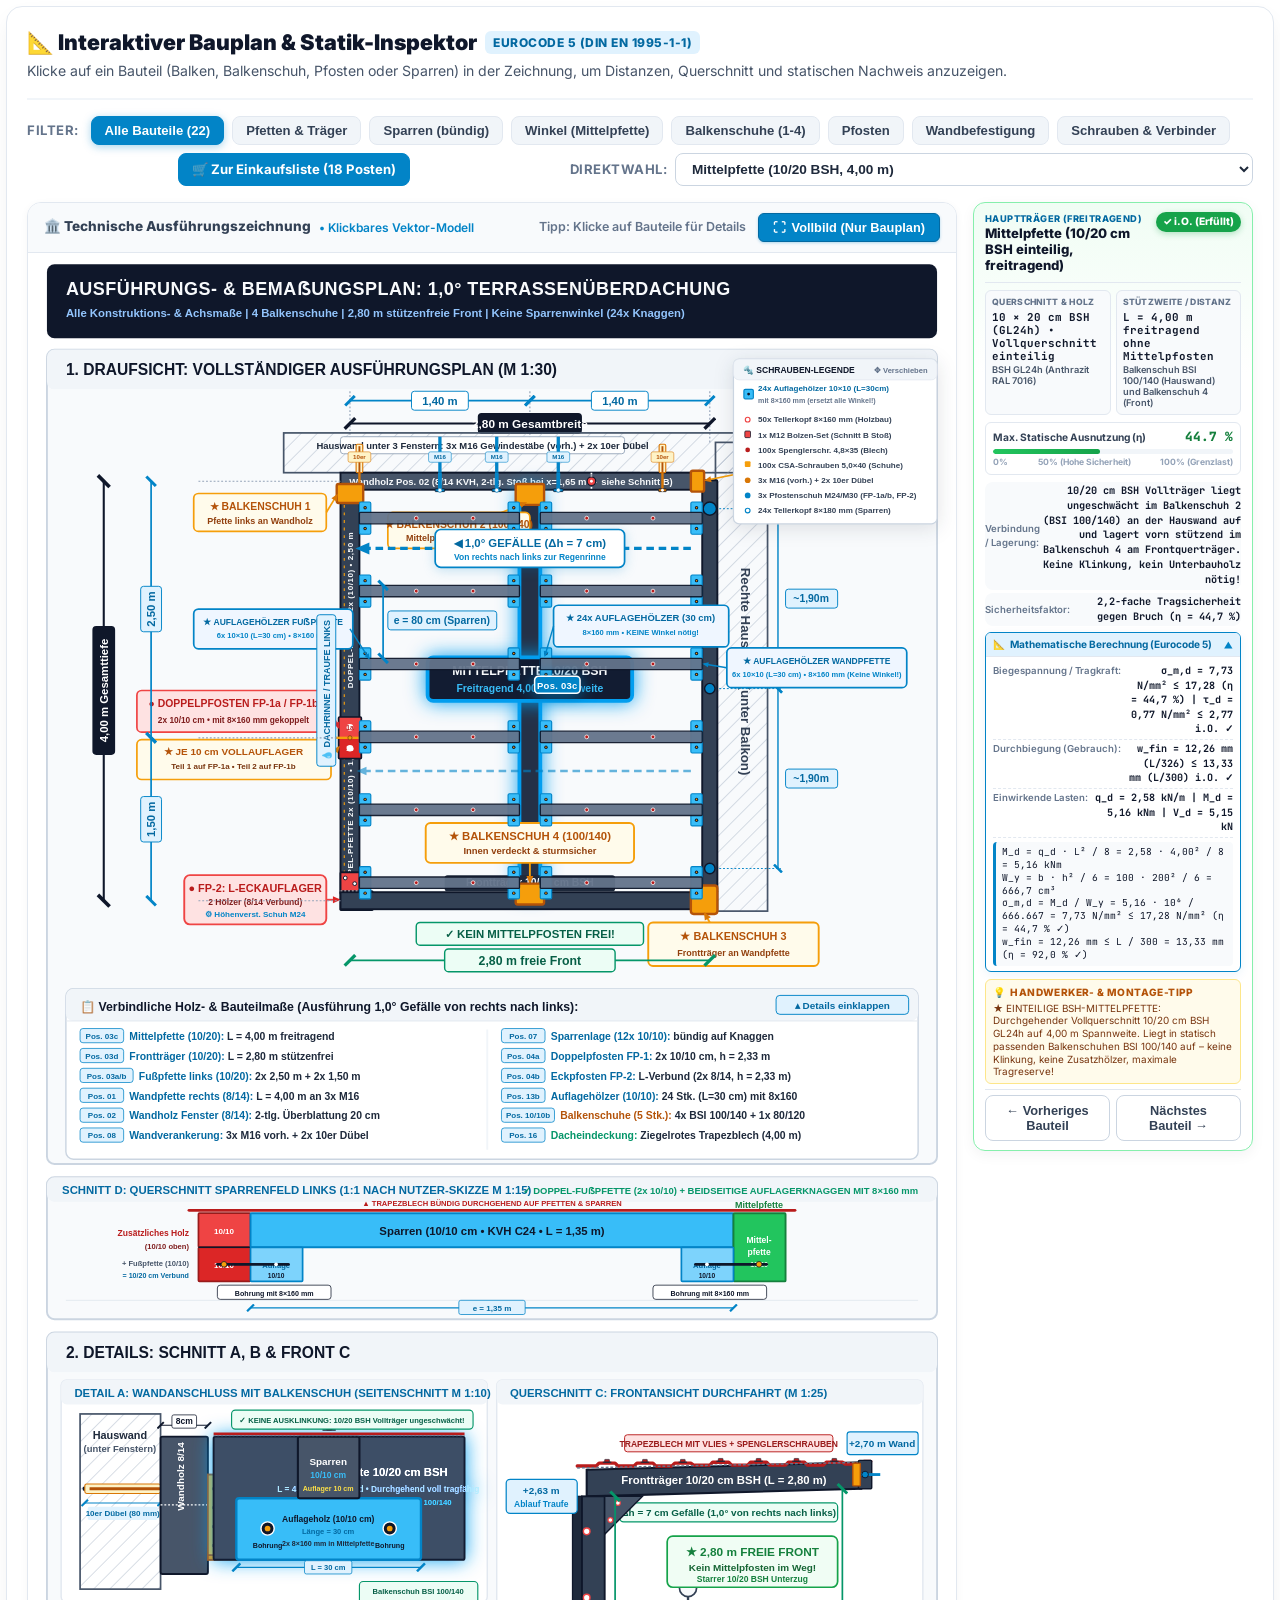
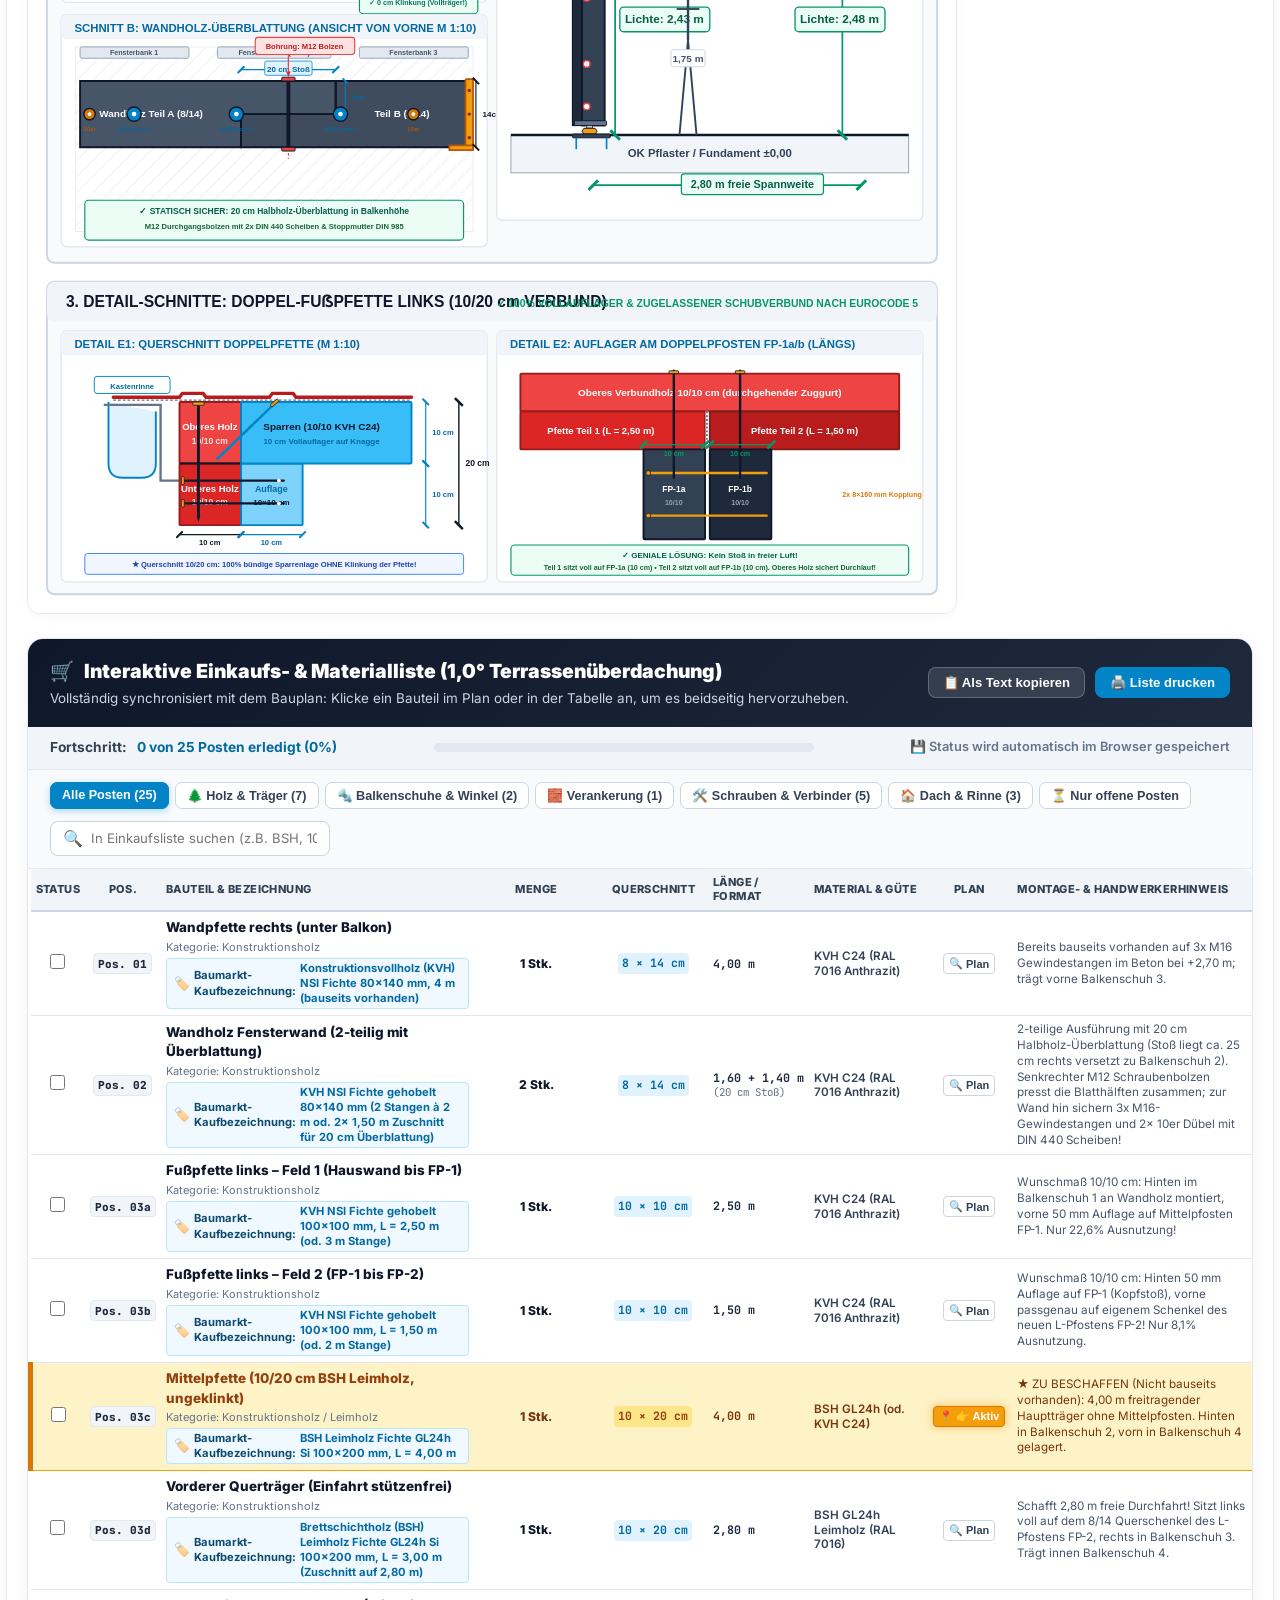
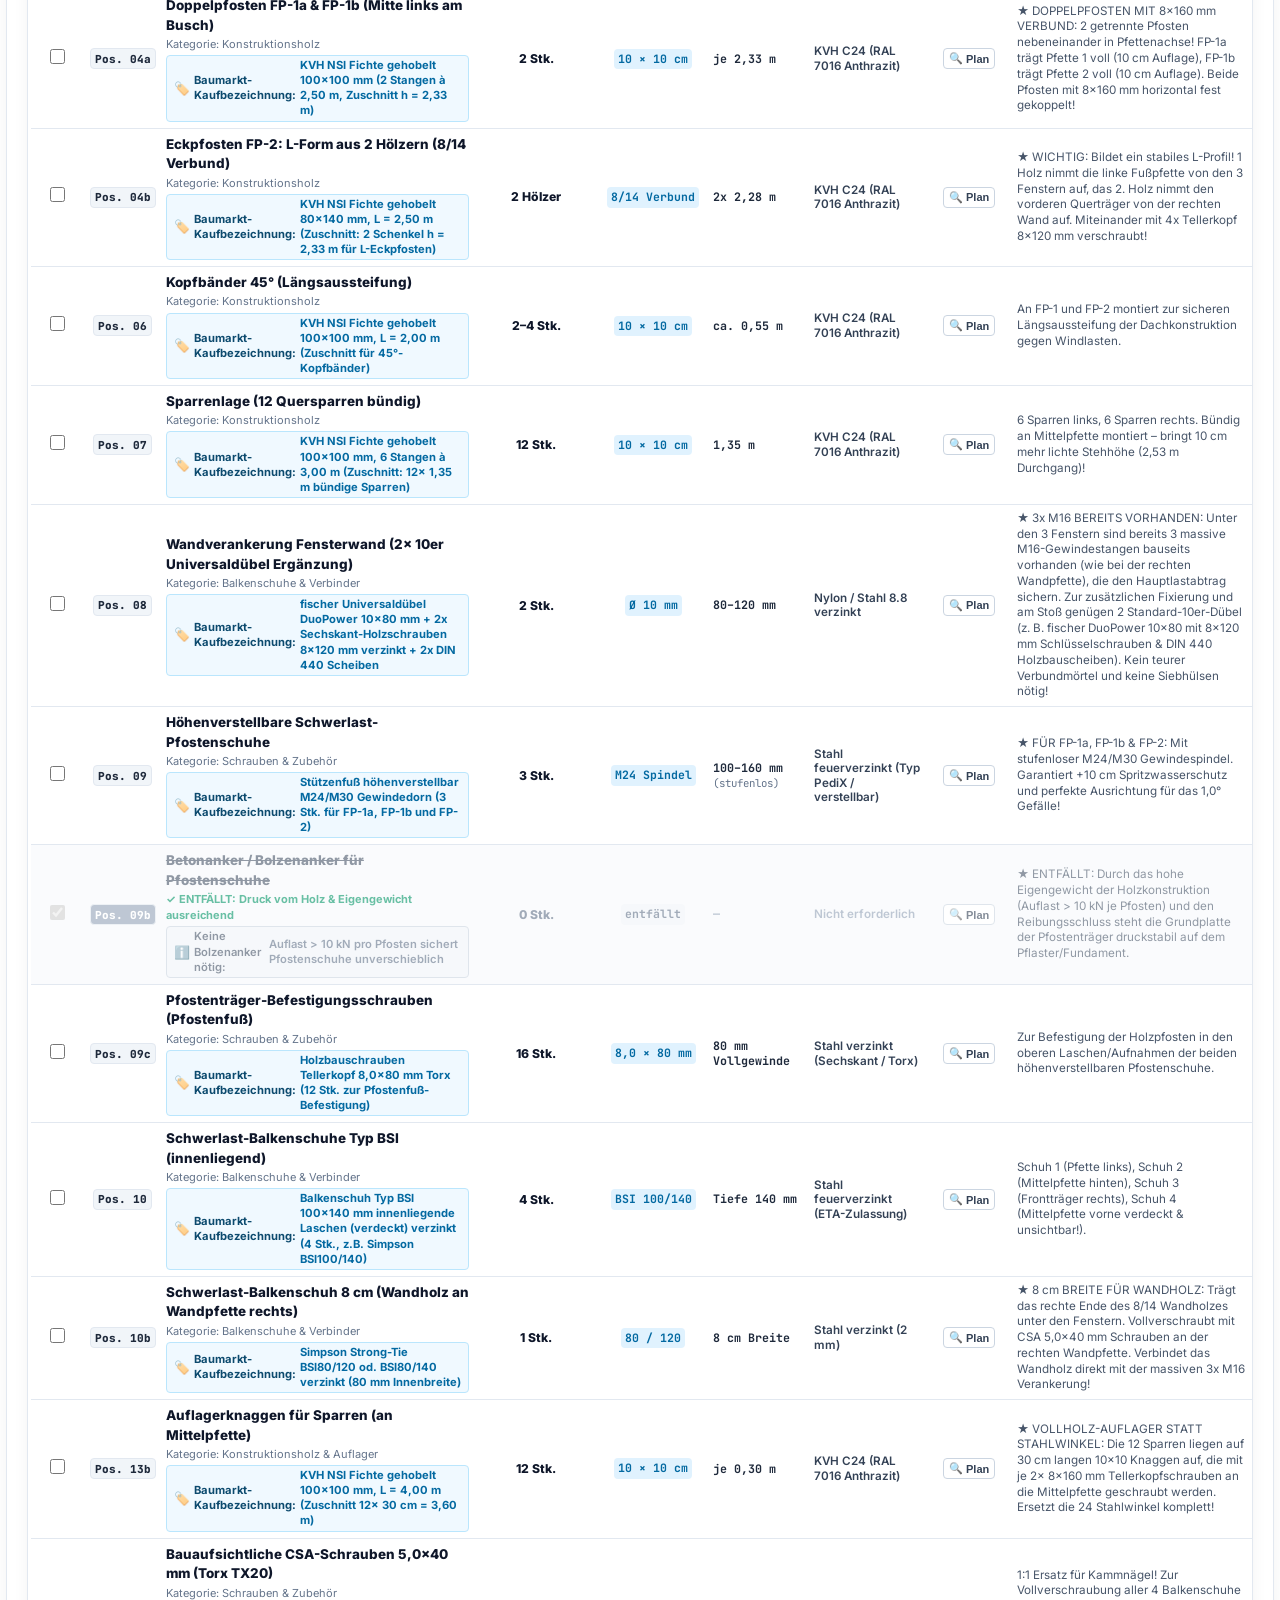
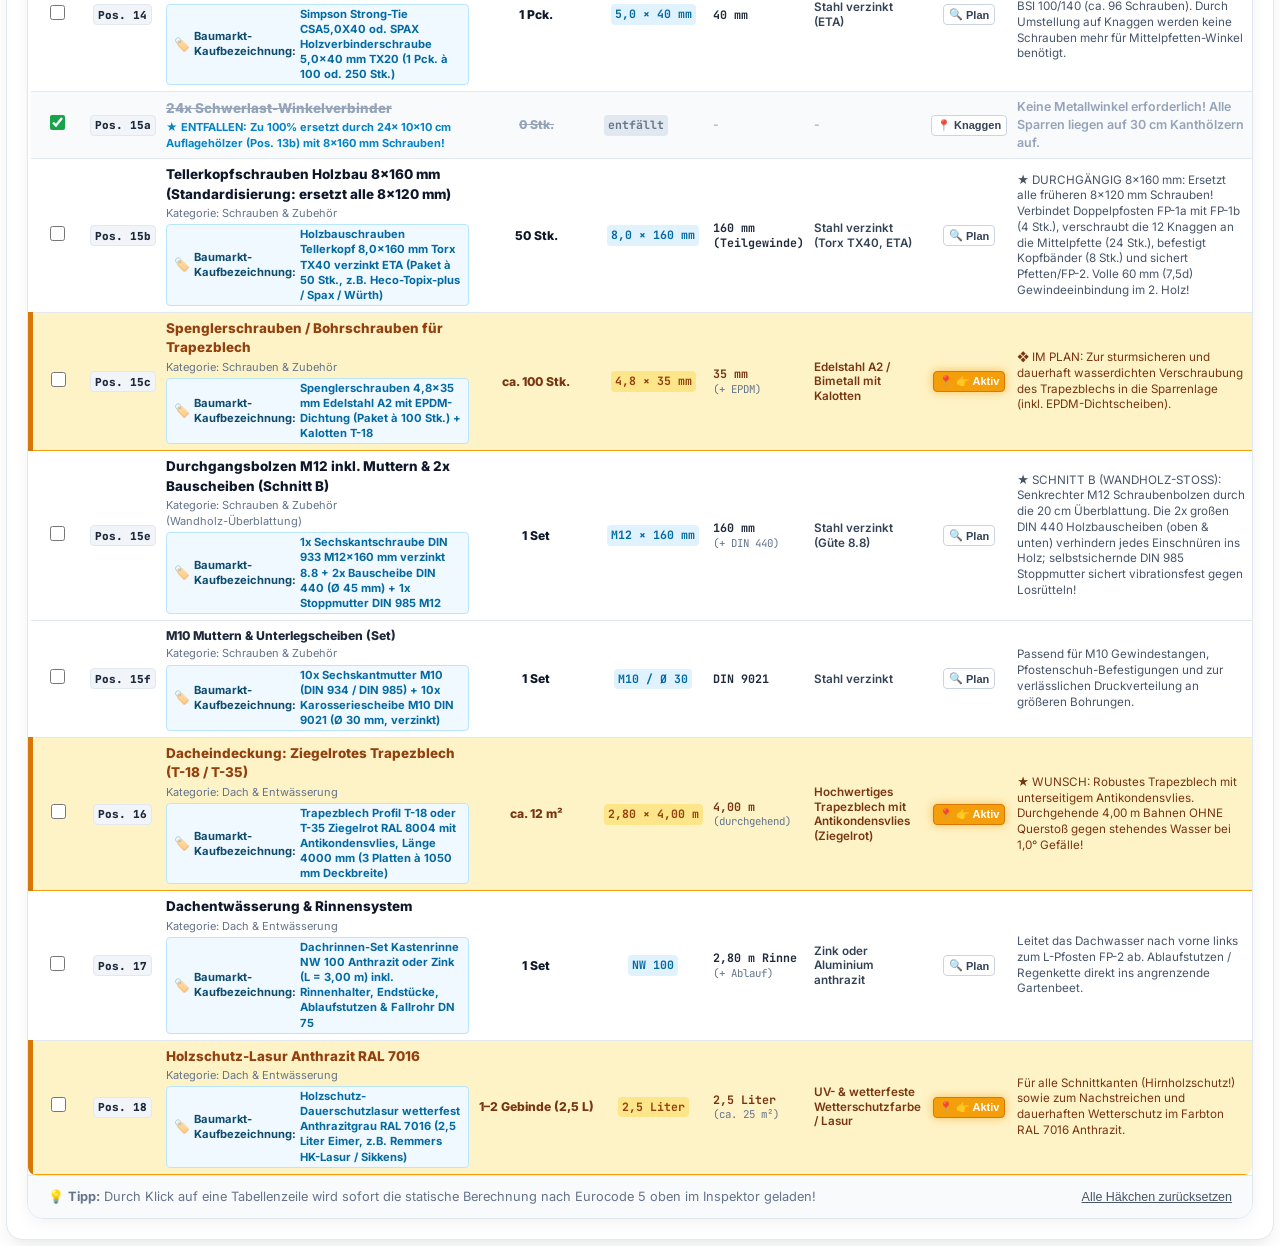
<file: widgets/widget-bauplan-statik.html>
<!DOCTYPE html>
<html lang="de">
<head>
  <meta charset="UTF-8">
  <meta name="viewport" content="width=device-width, initial-scale=1.0, maximum-scale=5.0, viewport-fit=cover">
  <title>Interaktiver Bauplan &amp; Statik-Inspektor</title>
  <link rel="preconnect" href="https://fonts.googleapis.com">
  <link rel="preconnect" href="https://fonts.gstatic.com" crossorigin>
  <link href="https://fonts.googleapis.com/css2?family=Inter:wght@400;500;600;700;800;900&family=JetBrains+Mono:wght@500;700;800&display=swap" rel="stylesheet">
  <style>
    :root {
      --primary: #0284c7;
      --primary-dark: #0369a1;
      --primary-light: #e0f2fe;
      --slate-950: #020617;
      --slate-900: #0f172a;
      --slate-800: #1e293b;
      --slate-700: #334155;
      --slate-600: #475569;
      --slate-500: #64748b;
      --slate-400: #94a3b8;
      --slate-300: #cbd5e1;
      --slate-200: #e2e8f0;
      --slate-100: #f1f5f9;
      --slate-50: #f8fafc;
      --success: #16a34a;
      --success-dark: #15803d;
      --success-light: #dcfce7;
      --amber: #d97706;
      --amber-dark: #b45309;
      --amber-light: #fef3c7;
      --danger: #dc2626;
      --danger-light: #fee2e2;
      --wood-dark: #334155;
      --roof-red: #b91c1c;
      --highlight: #f59e0b;
      --highlight-glow: rgba(245, 158, 11, 0.45);
    }

    * {
      box-sizing: border-box;
      margin: 0;
      padding: 0;
    }

    body {
      font-family: 'Inter', -apple-system, BlinkMacSystemFont, sans-serif;
      color: var(--slate-800);
      background-color: transparent;
      padding: 6px;
      line-height: 1.45;
    }

    .widget-container {
      background: #ffffff;
      border: 1px solid var(--slate-200);
      border-radius: 16px;
      box-shadow: 0 10px 25px -5px rgba(15, 23, 42, 0.08), 0 8px 10px -6px rgba(15, 23, 42, 0.04);
      padding: 20px;
      max-width: 1400px;
      margin: 0 auto;
      overflow: hidden;
    }

    /* HEADER */
    .widget-header {
      display: flex;
      flex-wrap: wrap;
      justify-content: space-between;
      align-items: center;
      gap: 16px;
      padding-bottom: 16px;
      border-bottom: 2px solid var(--slate-100);
      margin-bottom: 16px;
    }

    .header-titles h2 {
      font-size: 1.35rem;
      font-weight: 900;
      color: var(--slate-900);
      display: flex;
      align-items: center;
      gap: 8px;
    }

    .header-titles h2 .badge-live {
      background: var(--primary-light);
      color: var(--primary-dark);
      font-size: 0.75rem;
      font-weight: 800;
      padding: 3px 8px;
      border-radius: 6px;
      text-transform: uppercase;
      letter-spacing: 0.5px;
    }

    .header-titles p {
      font-size: 0.88rem;
      color: var(--slate-600);
      margin-top: 3px;
    }

    /* CONTROLS & FILTER TABS */
    .filter-bar {
      display: flex;
      flex-wrap: wrap;
      gap: 8px;
      margin-bottom: 16px;
      align-items: center;
    }

    .filter-label {
      font-size: 0.82rem;
      font-weight: 700;
      color: var(--slate-500);
      text-transform: uppercase;
      letter-spacing: 0.5px;
      margin-right: 4px;
    }

    .filter-btn {
      background: var(--slate-100);
      border: 1px solid var(--slate-200);
      color: var(--slate-700);
      font-size: 0.82rem;
      font-weight: 700;
      padding: 6px 13px;
      border-radius: 8px;
      cursor: pointer;
      transition: all 0.15s ease;
      display: inline-flex;
      align-items: center;
      gap: 6px;
    }

    .filter-btn:hover {
      background: var(--slate-200);
      color: var(--slate-900);
    }

    .filter-btn.active {
      background: var(--primary);
      border-color: var(--primary);
      color: #ffffff;
      box-shadow: 0 2px 8px rgba(2, 132, 199, 0.35);
    }

    .quick-select {
      margin-left: auto;
      display: flex;
      align-items: center;
      gap: 8px;
    }

    .select-dropdown {
      padding: 7px 12px;
      border-radius: 8px;
      border: 1.5px solid var(--slate-300);
      background-color: #ffffff;
      font-size: 0.85rem;
      font-weight: 700;
      color: var(--slate-800);
      cursor: pointer;
      outline: none;
      transition: border-color 0.15s;
    }

    .select-dropdown:focus {
      border-color: var(--primary);
      box-shadow: 0 0 0 3px rgba(2, 132, 199, 0.15);
    }

    /* MAIN WORKSPACE LAYOUT */
    .workspace-grid {
      display: grid;
      grid-template-columns: minmax(0, 2.75fr) minmax(280px, 0.72fr);
      gap: 16px;
      align-items: start;
    }

    @media (max-width: 1020px) {
      .workspace-grid {
        grid-template-columns: 1fr;
      }
      .quick-select {
        margin-left: 0;
        width: 100%;
      }
      .select-dropdown {
        flex: 1;
      }
    }

    /* LEFT: DRAWING CANVAS */
    .canvas-card {
      background: #ffffff;
      border: 1.5px solid var(--slate-200);
      border-radius: 14px;
      overflow: hidden;
      display: flex;
      flex-direction: column;
      box-shadow: 0 2px 8px rgba(15, 23, 42, 0.04);
      position: relative;
    }

    .canvas-header {
      background: var(--slate-50);
      padding: 10px 16px;
      border-bottom: 1px solid var(--slate-200);
      display: flex;
      justify-content: space-between;
      align-items: center;
    }

    .canvas-title {
      font-size: 0.85rem;
      font-weight: 800;
      color: var(--slate-700);
      display: flex;
      align-items: center;
      gap: 8px;
    }

    .canvas-hint {
      font-size: 0.78rem;
      color: var(--slate-500);
      font-weight: 600;
    }

    .btn-fullscreen-plan {
      display: inline-flex;
      align-items: center;
      gap: 6px;
      padding: 6px 14px;
      background: var(--primary);
      color: #ffffff;
      border: 1px solid var(--primary-dark);
      border-radius: 6px;
      font-size: 0.8rem;
      font-weight: 700;
      cursor: pointer;
      transition: all 0.2s ease;
      box-shadow: 0 1px 3px rgba(2, 132, 199, 0.3);
    }

    .btn-fullscreen-plan:hover {
      background: var(--primary-dark);
      transform: translateY(-1px);
      box-shadow: 0 3px 8px rgba(2, 132, 199, 0.4);
    }

    /* ==================== VOLLBILD-MODUS: NUR DER BAUPLAN ==================== */
    .canvas-card:fullscreen,
    .canvas-card:-webkit-full-screen,
    body.plan-fullscreen-active .canvas-card {
      position: fixed !important;
      top: 0 !important;
      left: 0 !important;
      width: 100vw !important;
      height: 100vh !important;
      max-width: 100vw !important;
      max-height: 100vh !important;
      z-index: 9999999 !important;
      border-radius: 0 !important;
      border: none !important;
      margin: 0 !important;
      padding: 0 !important;
      background: #ffffff !important;
      display: flex !important;
      flex-direction: column !important;
    }

    body.plan-fullscreen-active .inspector-card,
    body.plan-fullscreen-active .shopping-card,
    body.plan-fullscreen-active .inspector-header,
    .canvas-card:fullscreen ~ .inspector-card,
    .canvas-card:-webkit-full-screen ~ .inspector-card,
    :fullscreen .inspector-card,
    :fullscreen .shopping-card,
    :fullscreen .inspector-header,
    :-webkit-full-screen .inspector-card,
    :-webkit-full-screen .shopping-card,
    :-webkit-full-screen .inspector-header {
      display: none !important;
    }

    .canvas-card:fullscreen .canvas-header,
    .canvas-card:-webkit-full-screen .canvas-header,
    body.plan-fullscreen-active .canvas-header {
      padding: 10px 24px;
      background: #0f172a;
      border-bottom: 1px solid #334155;
    }

    .canvas-card:fullscreen .canvas-title,
    .canvas-card:-webkit-full-screen .canvas-title,
    body.plan-fullscreen-active .canvas-title {
      color: #f8fafc;
      font-size: 1.05rem;
    }

    .canvas-card:fullscreen .canvas-hint,
    .canvas-card:-webkit-full-screen .canvas-hint,
    body.plan-fullscreen-active .canvas-hint {
      color: #94a3b8;
    }

    .canvas-card:fullscreen .svg-wrapper,
    .canvas-card:-webkit-full-screen .svg-wrapper,
    body.plan-fullscreen-active .svg-wrapper {
      flex: 1 1 auto !important;
      height: calc(100vh - 54px) !important;
      max-height: calc(100vh - 54px) !important;
      width: 100% !important;
      background: #ffffff;
      display: flex;
      align-items: center;
      justify-content: center;
      padding: 8px 16px;
      box-sizing: border-box;
      overflow: auto;
    }

    .canvas-card:fullscreen .svg-wrapper svg,
    .canvas-card:-webkit-full-screen .svg-wrapper svg,
    body.plan-fullscreen-active .svg-wrapper svg {
      width: 100% !important;
      height: 100% !important;
      max-height: calc(100vh - 70px) !important;
      object-fit: contain;
    }

    .svg-wrapper {
      position: relative;
      width: 100%;
      overflow: visible;
      background: #ffffff;
    }

    .svg-wrapper svg {
      display: block;
      width: 100%;
      height: auto;
      user-select: none;
    }

    /* SVG INTERACTIVE ELEMENTS */
    .comp-hitbox {
      cursor: pointer;
      pointer-events: auto;
      touch-action: manipulation;
      -webkit-tap-highlight-color: rgba(2, 132, 199, 0.25);
      transition: all 0.2s cubic-bezier(0.16, 1, 0.3, 1);
    }

    .comp-hitbox * {
      pointer-events: auto;
    }

    #svg-schrauben-legende .comp-hitbox:hover > rect:first-child {
      fill: rgba(2, 132, 199, 0.12) !important;
      rx: 3px;
    }
    #svg-schrauben-legende .comp-hitbox.active > rect:first-child {
      fill: #e0f2fe !important;
      stroke: #0284c7 !important;
      stroke-width: 1.2px !important;
      rx: 3px;
    }

    /* iPad / Mobile Floating Selection Toast */
    #touch-toast {
      position: fixed;
      bottom: 24px;
      left: 50%;
      transform: translateX(-50%) translateY(120px);
      background: #0f172a;
      color: #ffffff;
      padding: 10px 18px;
      border-radius: 9999px;
      box-shadow: 0 10px 25px -3px rgba(0, 0, 0, 0.3), 0 4px 6px -4px rgba(0, 0, 0, 0.2);
      font-size: 0.85rem;
      font-weight: 700;
      display: flex;
      align-items: center;
      gap: 10px;
      z-index: 100000;
      transition: transform 0.3s cubic-bezier(0.16, 1, 0.3, 1), opacity 0.3s ease;
      opacity: 0;
      pointer-events: none;
      border: 1px solid rgba(255, 255, 255, 0.15);
      white-space: nowrap;
      max-width: 90vw;
    }

    #touch-toast.is-visible {
      transform: translateX(-50%) translateY(0);
      opacity: 1;
      pointer-events: auto;
      cursor: pointer;
    }

    #touch-toast .toast-badge {
      background: var(--primary);
      color: #ffffff;
      padding: 2px 7px;
      border-radius: 6px;
      font-size: 0.72rem;
      font-weight: 800;
    }

    #touch-toast .toast-action {
      background: rgba(255, 255, 255, 0.15);
      color: #38bdf8;
      padding: 3px 8px;
      border-radius: 6px;
      font-size: 0.75rem;
      margin-left: 4px;
    }

    /* iPad Safari Helper Banner */
    .ios-hint-banner {
      background: #eff6ff;
      border: 1px solid #bfdbfe;
      color: #1e40af;
      padding: 10px 16px;
      border-radius: 10px;
      margin-bottom: 16px;
      font-size: 0.85rem;
      display: flex;
      align-items: center;
      justify-content: space-between;
      gap: 12px;
      box-shadow: 0 2px 5px rgba(2, 132, 199, 0.05);
    }

    .ios-hint-banner button {
      background: none;
      border: none;
      font-size: 1.1rem;
      color: #60a5fa;
      cursor: pointer;
      padding: 2px 6px;
      line-height: 1;
    }

    .comp-hitbox text {
      stroke: none !important;
    }

    .comp-hitbox:hover {
      filter: drop-shadow(0 0 6px rgba(245, 158, 11, 0.9)) brightness(1.15);
      stroke-width: 3.5px !important;
      stroke: #f59e0b !important;
    }

    .comp-hitbox.active {
      stroke: #0284c7 !important;
      stroke-width: 4px !important;
      filter: drop-shadow(0 0 10px rgba(2, 132, 199, 0.95)) brightness(1.2);
      animation: pulseActive 2s infinite ease-in-out;
    }

    @keyframes pulseActive {
      0% { filter: drop-shadow(0 0 6px rgba(2, 132, 199, 0.8)) brightness(1.2); }
      50% { filter: drop-shadow(0 0 14px rgba(2, 132, 199, 1)) brightness(1.3); }
      100% { filter: drop-shadow(0 0 6px rgba(2, 132, 199, 0.8)) brightness(1.2); }
    }

    /* RIGHT: STATIK INSPECTOR CARD */
    .inspector-card {
      background: #ffffff;
      border: 1.5px solid var(--slate-200);
      border-radius: 12px;
      padding: 9px 11px;
      box-shadow: 0 4px 14px rgba(15, 23, 42, 0.05);
      position: sticky;
      top: 10px;
    }

    .inspector-card.status-pass {
      border-color: #86efac;
      background: linear-gradient(180deg, #f0fdf4 0%, #ffffff 18%);
    }

    /* INSPECTOR HEADER */
    .insp-header {
      display: flex;
      justify-content: space-between;
      align-items: flex-start;
      gap: 12px;
      margin-bottom: 14px;
      padding-bottom: 14px;
      border-bottom: 1.5px solid var(--slate-200);
    }

    .insp-comp-type {
      font-size: 0.78rem;
      font-weight: 800;
      color: var(--primary-dark);
      text-transform: uppercase;
      letter-spacing: 0.5px;
      margin-bottom: 2px;
    }

    .insp-comp-title {
      font-size: 1.25rem;
      font-weight: 900;
      color: var(--slate-900);
      line-height: 1.25;
    }

    .insp-badge {
      display: inline-flex;
      align-items: center;
      gap: 6px;
      padding: 6px 14px;
      border-radius: 9999px;
      font-size: 0.86rem;
      font-weight: 900;
      white-space: nowrap;
      flex-shrink: 0;
    }

    .insp-badge.pass {
      background: var(--success);
      color: #ffffff;
      box-shadow: 0 2px 6px rgba(22, 163, 74, 0.3);
    }

    /* QUICK METRICS GRID */
    .metrics-grid {
      display: grid;
      grid-template-columns: repeat(2, 1fr);
      gap: 10px;
      margin-bottom: 16px;
    }

    .metric-box {
      background: var(--slate-50);
      border: 1px solid var(--slate-200);
      border-radius: 10px;
      padding: 10px 12px;
    }

    .metric-label {
      font-size: 0.74rem;
      font-weight: 700;
      color: var(--slate-500);
      text-transform: uppercase;
      letter-spacing: 0.4px;
      margin-bottom: 3px;
    }

    .metric-val {
      font-size: 1.05rem;
      font-weight: 900;
      color: var(--slate-900);
      font-family: 'JetBrains Mono', monospace;
    }

    .metric-sub {
      font-size: 0.74rem;
      font-weight: 600;
      color: var(--slate-600);
      margin-top: 2px;
    }

    /* PROGRESS BAR UTILIZATION */
    .util-container {
      background: #ffffff;
      border: 1.5px solid var(--slate-200);
      border-radius: 10px;
      padding: 12px 14px;
      margin-bottom: 16px;
    }

    .util-header {
      display: flex;
      justify-content: space-between;
      align-items: center;
      margin-bottom: 6px;
    }

    .util-title {
      font-size: 0.82rem;
      font-weight: 800;
      color: var(--slate-700);
    }

    .util-number {
      font-size: 1.15rem;
      font-weight: 900;
      color: var(--success-dark);
      font-family: 'JetBrains Mono', monospace;
    }

    .util-bar-track {
      background: var(--slate-100);
      height: 10px;
      border-radius: 9999px;
      overflow: hidden;
      position: relative;
    }

    .util-bar-fill {
      height: 100%;
      border-radius: 9999px;
      transition: width 0.4s ease;
      background: linear-gradient(90deg, #22c55e, #16a34a);
    }

    .util-bar-fill.medium {
      background: linear-gradient(90deg, #f59e0b, #d97706);
    }

    .util-scale {
      display: flex;
      justify-content: space-between;
      font-size: 0.7rem;
      font-weight: 700;
      color: var(--slate-400);
      margin-top: 4px;
    }

    /* STATIK DETAILS ACCORDION/CARDS */
    .details-section {
      display: flex;
      flex-direction: column;
      gap: 10px;
      margin-bottom: 16px;
    }

    .detail-row {
      display: flex;
      justify-content: space-between;
      align-items: center;
      padding: 8px 10px;
      background: var(--slate-50);
      border-radius: 8px;
      font-size: 0.85rem;
    }

    .detail-row .lbl {
      color: var(--slate-600);
      font-weight: 600;
    }

    .detail-row .val {
      font-family: 'JetBrains Mono', monospace;
      font-weight: 800;
      color: var(--slate-900);
      text-align: right;
    }

    .detail-row .badge-ok {
      background: var(--success-light);
      color: var(--success-dark);
      font-weight: 800;
      padding: 2px 7px;
      border-radius: 4px;
      font-size: 0.78rem;
      margin-left: 6px;
    }

    /* PRAXIS TIPP BOX */
    .tip-box {
      background: #fffbeb;
      border: 1.5px solid #fde68a;
      border-radius: 10px;
      padding: 12px 14px;
      margin-bottom: 14px;
    }

    .tip-title {
      font-size: 0.8rem;
      font-weight: 800;
      color: #b45309;
      display: flex;
      align-items: center;
      gap: 6px;
      margin-bottom: 4px;
      text-transform: uppercase;
      letter-spacing: 0.5px;
    }

    .tip-text {
      font-size: 0.82rem;
      color: #78350f;
      line-height: 1.45;
    }

    /* NAV CONTROLS */
    .insp-nav {
      display: flex;
      justify-content: space-between;
      gap: 10px;
      padding-top: 10px;
      border-top: 1px solid var(--slate-200);
    }

    .nav-btn {
      flex: 1;
      padding: 7px 12px;
      border-radius: 8px;
      border: 1px solid var(--slate-300);
      background: #ffffff;
      font-size: 0.8rem;
      font-weight: 700;
      color: var(--slate-700);
      cursor: pointer;
      transition: all 0.15s;
      display: flex;
      align-items: center;
      justify-content: center;
      gap: 6px;
    }

    .nav-btn:hover {
      background: var(--slate-100);
      color: var(--slate-900);
    }

    /* FLOATING SVG TOOLTIP */
    #svg-tooltip {
      position: absolute;
      display: none;
      background: var(--slate-900);
      color: #ffffff;
      padding: 6px 12px;
      border-radius: 8px;
      font-size: 0.78rem;
      font-weight: 700;
      pointer-events: none;
      z-index: 100;
      box-shadow: 0 4px 12px rgba(0,0,0,0.25);
      white-space: nowrap;
      transition: opacity 0.1s ease;
    }
  
    /* SHOPPING LIST STYLING */
    .shopping-card {
      margin-top: 24px;
      background: #ffffff;
      border: 1.5px solid var(--slate-200);
      border-radius: 16px;
      box-shadow: 0 4px 16px rgba(15, 23, 42, 0.05);
      overflow: hidden;
      transition: all 0.2s ease;
    }

    .shopping-header {
      background: linear-gradient(135deg, #0f172a 0%, #1e293b 100%);
      color: #ffffff;
      padding: 18px 22px;
      display: flex;
      flex-wrap: wrap;
      justify-content: space-between;
      align-items: center;
      gap: 16px;
    }

    .shopping-title-area h3 {
      font-size: 1.22rem;
      font-weight: 900;
      color: #ffffff;
      display: flex;
      align-items: center;
      gap: 10px;
    }

    .shopping-title-area p {
      font-size: 0.84rem;
      color: var(--slate-300);
      margin-top: 4px;
    }

    .shopping-actions {
      display: flex;
      flex-wrap: wrap;
      align-items: center;
      gap: 10px;
    }

    .shop-btn {
      background: rgba(255, 255, 255, 0.12);
      border: 1px solid rgba(255, 255, 255, 0.22);
      color: #ffffff;
      font-size: 0.82rem;
      font-weight: 700;
      padding: 7px 14px;
      border-radius: 8px;
      cursor: pointer;
      transition: all 0.15s ease;
      display: inline-flex;
      align-items: center;
      gap: 6px;
    }

    .shop-btn:hover {
      background: rgba(255, 255, 255, 0.25);
      transform: translateY(-1px);
    }

    .shop-btn.btn-accent {
      background: var(--primary);
      border-color: var(--primary);
    }

    .shop-btn.btn-accent:hover {
      background: var(--primary-dark);
    }

    /* PROGRESS BAR */
    .progress-bar-container {
      background: var(--slate-100);
      padding: 11px 22px;
      border-bottom: 1px solid var(--slate-200);
      display: flex;
      flex-wrap: wrap;
      justify-content: space-between;
      align-items: center;
      gap: 12px;
    }

    .progress-info {
      display: flex;
      align-items: center;
      gap: 10px;
      font-size: 0.86rem;
      font-weight: 700;
      color: var(--slate-700);
    }

    .progress-track {
      flex: 1;
      min-width: 160px;
      max-width: 380px;
      height: 9px;
      background: var(--slate-200);
      border-radius: 999px;
      overflow: hidden;
    }

    .progress-fill {
      height: 100%;
      background: linear-gradient(90deg, var(--primary) 0%, var(--success) 100%);
      width: 0%;
      transition: width 0.3s ease;
    }

    /* TOOLBAR & SEARCH */
    .shopping-toolbar {
      padding: 12px 22px;
      background: var(--slate-50);
      border-bottom: 1px solid var(--slate-200);
      display: flex;
      flex-wrap: wrap;
      justify-content: space-between;
      align-items: center;
      gap: 12px;
    }

    .shop-filter-tabs {
      display: flex;
      flex-wrap: wrap;
      gap: 6px;
    }

    .shop-tab-btn {
      background: #ffffff;
      border: 1px solid var(--slate-300);
      color: var(--slate-700);
      font-size: 0.79rem;
      font-weight: 700;
      padding: 5px 11px;
      border-radius: 7px;
      cursor: pointer;
      transition: all 0.15s;
    }

    .shop-tab-btn:hover {
      border-color: var(--primary);
      color: var(--primary-dark);
    }

    .shop-tab-btn.active {
      background: var(--primary);
      border-color: var(--primary);
      color: #ffffff;
      box-shadow: 0 2px 6px rgba(2, 132, 199, 0.3);
    }

    .shop-search-box {
      display: flex;
      align-items: center;
      gap: 8px;
      background: #ffffff;
      border: 1.5px solid var(--slate-300);
      border-radius: 8px;
      padding: 5px 12px;
      width: 280px;
      transition: border-color 0.15s;
    }

    .shop-search-box:focus-within {
      border-color: var(--primary);
      box-shadow: 0 0 0 3px rgba(2, 132, 199, 0.15);
    }

    .shop-search-box input {
      border: none;
      outline: none;
      font-size: 0.82rem;
      width: 100%;
      font-family: inherit;
      color: var(--slate-800);
    }

    /* TABLE STYLING - COMPACT & 100% CONTAINER FIT */
    .shopping-table-wrapper {
      width: 100%;
      background: #ffffff;
      border-radius: 8px;
      overflow-x: auto;
    }

    .shopping-table {
      width: 100%;
      border-collapse: collapse;
      font-size: 0.78rem;
      text-align: left;
      table-layout: auto;
    }

    .shopping-table th {
      background: var(--slate-100);
      color: var(--slate-700);
      font-weight: 800;
      font-size: 0.69rem;
      text-transform: uppercase;
      letter-spacing: 0.4px;
      padding: 7px 5px;
      border-bottom: 2px solid var(--slate-300);
      line-height: 1.25;
    }

    .shopping-table td {
      padding: 6px 5px;
      border-bottom: 1px solid var(--slate-200);
      color: var(--slate-800);
      vertical-align: middle;
      transition: all 0.15s ease;
      font-size: 0.76rem;
    }

    .shopping-table tr {
      cursor: pointer;
    }

    .shopping-table tr:hover td {
      background-color: var(--slate-50);
    }

    /* HIGHLIGHT ACTIVE ROW */
    .shopping-table tr.highlight-active td {
      background-color: #fef3c7 !important;
      color: #78350f !important;
      border-top: 1.5px solid #f59e0b;
      border-bottom: 1.5px solid #f59e0b;
    }

    .shopping-table tr.highlight-active td:first-child {
      border-left: 5px solid #d97706 !important;
    }

    .shopping-table tr.highlight-active .pos-title {
      color: #92400e !important;
    }

    .shopping-table tr.highlight-active .badge-dim {
      background: #fde68a !important;
      color: #92400e !important;
    }

    /* CHECKED ITEM ROW */
    .shopping-table tr.is-done td {
      background-color: #f8fafc;
      color: var(--slate-400) !important;
    }

    .shopping-table tr.is-done .pos-title {
      text-decoration: line-through;
      color: var(--slate-400) !important;
    }

    .shopping-table tr.is-done .badge-dim {
      background: var(--slate-200) !important;
      color: var(--slate-500) !important;
    }

    /* CUSTOM CHECKBOX */
    .custom-chk {
      width: 15px;
      height: 15px;
      cursor: pointer;
      accent-color: var(--success);
    }

    /* PILLS & BADGES */
    .badge-pos {
      font-family: 'JetBrains Mono', monospace;
      font-weight: 800;
      font-size: 0.69rem;
      background: var(--slate-100);
      color: var(--slate-800);
      padding: 1.5px 4px;
      border-radius: 4px;
      display: inline-block;
      border: 1px solid var(--slate-200);
    }

    .badge-dim {
      font-family: 'JetBrains Mono', monospace;
      font-weight: 700;
      font-size: 0.72rem;
      background: #e0f2fe;
      color: #0369a1;
      padding: 2px 4px;
      border-radius: 4px;
      display: inline-block;
      white-space: nowrap;
    }

    .badge-plan-link {
      display: inline-flex;
      align-items: center;
      gap: 3px;
      background: #ffffff;
      border: 1px solid var(--slate-300);
      color: var(--slate-700);
      padding: 3px 5px;
      border-radius: 4px;
      font-size: 0.69rem;
      font-weight: 700;
      cursor: pointer;
      transition: all 0.15s;
      white-space: nowrap;
    }

    .badge-plan-link:hover {
      background: var(--primary);
      border-color: var(--primary);
      color: #ffffff;
    }

    .badge-plan-link.active-link {
      background: #f59e0b !important;
      border-color: #d97706 !important;
      color: #ffffff !important;
      box-shadow: 0 0 10px rgba(245, 158, 11, 0.6);
      animation: pulsePlanBtn 1.5s infinite;
    }

    @keyframes pulsePlanBtn {
      0% { transform: scale(1); }
      50% { transform: scale(1.05); }
      100% { transform: scale(1); }
    }
    

    /* --- REFINED COMPACT TYPOGRAPHY & MATH DROPDOWN (USER REQUEST) --- */
    .inspector-card {
      padding: 9px 11px !important;
      font-size: 0.70rem !important;
    }

    .insp-header {
      display: flex !important;
      justify-content: space-between !important;
      align-items: flex-start !important;
      gap: 8px !important;
      margin-bottom: 7px !important;
      padding-bottom: 7px !important;
      border-bottom: 1.5px solid var(--slate-200) !important;
    }

    .insp-comp-type {
      font-size: 0.58rem !important;
      font-weight: 800 !important;
      color: var(--primary-dark) !important;
      text-transform: uppercase !important;
      letter-spacing: 0.4px !important;
      margin-bottom: 1px !important;
    }

    .insp-comp-title {
      font-size: 0.82rem !important;
      font-weight: 800 !important;
      color: var(--slate-900) !important;
      line-height: 1.2 !important;
      margin-bottom: 2px !important;
    }

    .insp-badge {
      display: inline-flex !important;
      align-items: center !important;
      gap: 4px !important;
      padding: 2.5px 7px !important;
      border-radius: 9999px !important;
      font-size: 0.64rem !important;
      font-weight: 800 !important;
      white-space: nowrap !important;
      flex-shrink: 0 !important;
    }

    .metrics-grid {
      display: grid !important;
      grid-template-columns: repeat(2, 1fr) !important;
      gap: 5px !important;
      margin-bottom: 7px !important;
    }

    .metric-box {
      padding: 5px 6px !important;
      border-radius: 6px !important;
      background: var(--slate-50) !important;
      border: 1px solid var(--slate-200) !important;
      overflow: hidden !important;
    }

    .metric-label {
      font-size: 0.54rem !important;
      font-weight: 800 !important;
      color: var(--slate-500) !important;
      text-transform: uppercase !important;
      letter-spacing: 0.3px !important;
      margin-bottom: 2px !important;
    }

    .metric-val {
      font-size: 0.68rem !important;
      font-weight: 700 !important;
      color: var(--slate-900) !important;
      line-height: 1.2 !important;
      word-break: normal !important;
      overflow-wrap: break-word !important;
      font-family: 'JetBrains Mono', monospace !important;
    }

    .metric-sub {
      font-size: 0.58rem !important;
      font-weight: 600 !important;
      color: var(--slate-600) !important;
      line-height: 1.18 !important;
      margin-top: 2px !important;
    }

    .util-container {
      padding: 5px 7px !important;
      margin-bottom: 7px !important;
      border-radius: 6px !important;
      background: #ffffff !important;
      border: 1.5px solid var(--slate-200) !important;
    }

    .util-header {
      display: flex !important;
      justify-content: space-between !important;
      align-items: center !important;
      margin-bottom: 3px !important;
    }

    .util-title {
      font-size: 0.64rem !important;
      font-weight: 700 !important;
      color: var(--slate-700) !important;
    }

    .util-number {
      font-size: 0.80rem !important;
      font-weight: 800 !important;
      font-family: 'JetBrains Mono', monospace !important;
    }

    .util-bar-track {
      height: 5px !important;
      background: var(--slate-100) !important;
      border-radius: 9999px !important;
      overflow: hidden !important;
      position: relative !important;
    }

    .util-scale {
      display: flex !important;
      justify-content: space-between !important;
      font-size: 0.54rem !important;
      font-weight: 700 !important;
      color: var(--slate-400) !important;
      margin-top: 2px !important;
    }

    .details-section {
      display: flex !important;
      flex-direction: column !important;
      gap: 3px !important;
      margin-bottom: 6px !important;
    }

    .detail-row {
      display: flex !important;
      justify-content: space-between !important;
      align-items: center !important;
      padding: 2px 0 !important;
      font-size: 0.64rem !important;
    }

    .detail-row .lbl {
      font-size: 0.60rem !important;
      color: var(--slate-500) !important;
      font-weight: 600 !important;
    }

    .detail-row .val {
      font-size: 0.64rem !important;
      font-weight: 700 !important;
      font-family: 'JetBrains Mono', monospace !important;
      color: var(--slate-900) !important;
      text-align: right !important;
    }

    .detail-row .badge-ok {
      font-size: 0.56rem !important;
      padding: 1px 4px !important;
      border-radius: 3px !important;
      margin-left: 4px !important;
      font-weight: 800 !important;
    }

    /* MATHEMATISCHE BERECHNUNG DROPDOWN */
    .math-calc-dropdown {
      background: #f8fafc !important;
      border: 1px solid #cbd5e1 !important;
      border-radius: 6px !important;
      margin: 5px 0 7px 0 !important;
      overflow: hidden !important;
      transition: all 0.2s ease !important;
    }

    .math-calc-dropdown[open] {
      background: #ffffff !important;
      border-color: #0284c7 !important;
      box-shadow: 0 3px 10px rgba(2, 132, 199, 0.08) !important;
    }

    .math-calc-summary {
      display: flex !important;
      justify-content: space-between !important;
      align-items: center !important;
      padding: 4px 7px !important;
      font-size: 0.63rem !important;
      font-weight: 700 !important;
      color: #0369a1 !important;
      cursor: pointer !important;
      user-select: none !important;
      background: #f0f9ff !important;
      list-style: none !important;
    }

    .math-calc-summary::-webkit-details-marker {
      display: none !important;
    }

    .math-calc-summary:hover {
      background: #e0f2fe !important;
    }

    .math-calc-dropdown[open] .math-calc-summary {
      border-bottom: 1px solid #e2e8f0 !important;
      background: #e0f2fe !important;
    }

    .calc-summary-left {
      display: inline-flex !important;
      align-items: center !important;
      gap: 4px !important;
    }

    .dropdown-chevron {
      font-size: 0.56rem !important;
      transition: transform 0.2s ease !important;
      color: #0284c7 !important;
    }

    .math-calc-dropdown[open] .dropdown-chevron {
      transform: rotate(180deg) !important;
    }

    .math-calc-content {
      padding: 5px 7px !important;
    }

    .calc-row {
      display: flex !important;
      justify-content: space-between !important;
      align-items: flex-start !important;
      gap: 6px !important;
      padding: 2px 0 !important;
      border-bottom: 1px dashed #e2e8f0 !important;
      font-size: 0.63rem !important;
    }

    .calc-row:last-child {
      border-bottom: none !important;
    }

    .calc-lbl {
      color: #64748b !important;
      font-weight: 600 !important;
      font-size: 0.60rem !important;
      flex-shrink: 0 !important;
    }

    .calc-val {
      font-weight: 700 !important;
      color: #0f172a !important;
      text-align: right !important;
      font-size: 0.63rem !important;
      font-family: 'JetBrains Mono', monospace !important;
    }

    .calc-formula-box {
      margin-top: 4px !important;
      padding: 4px 6px !important;
      background: #f8fafc !important;
      border-left: 3px solid #0284c7 !important;
      border-radius: 4px !important;
      font-family: 'JetBrains Mono', monospace !important;
      font-size: 0.60rem !important;
      color: #0f172a !important;
      line-height: 1.35 !important;
      white-space: pre-wrap !important;
      word-break: break-word !important;
    }

    .tip-box {
      padding: 5px 7px !important;
      margin-bottom: 5px !important;
      border-radius: 6px !important;
      background: #fffbeb !important;
      border: 1.5px solid #fde68a !important;
    }

    .tip-title {
      font-size: 0.63rem !important;
      margin-bottom: 2px !important;
      font-weight: 800 !important;
      color: #b45309 !important;
      text-transform: uppercase !important;
      letter-spacing: 0.4px !important;
      display: flex !important;
      align-items: center !important;
      gap: 4px !important;
    }

    .tip-text {
      font-size: 0.62rem !important;
      line-height: 1.28 !important;
      color: #78350f !important;
    }

    .insp-nav {
      display: flex !important;
      justify-content: space-between !important;
      gap: 6px !important;
      padding-top: 5px !important;
      border-top: 1px solid var(--slate-200) !important;
    }

    .insp-nav-btn {
      padding: 3px 6px !important;
      font-size: 0.62rem !important;
      font-weight: 700 !important;
      border-radius: 4px !important;
    }

</style>
</head>
<body>

<div class="widget-container">
  <!-- HEADER -->
  <!-- iPad / Mobile Helper Banner (nur bei Bedarf sichtbar) -->
  <div id="ios-hint" class="ios-hint-banner" style="display: none;">
    <div>
      <strong>📱 iPad-Tipp:</strong> Datei aus der Dateien-App geöffnet? Tippe oben rechts auf <strong>Teilen</strong> (<span style="font-size:1.1em;">⎙</span>) → <strong>In Safari öffnen</strong> für beste Touch-Reaktion &amp; Vollbild.
    </div>
    <button type="button" onclick="document.getElementById('ios-hint').style.display='none'; localStorage.setItem('hide-ios-hint', '1');" title="Ausblenden">✕</button>
  </div>

  <!-- Floating Selection Toast für Finger-Touch -->
  <div id="touch-toast" onclick="scrollToInspector()">
    <span class="toast-badge" id="toast-pos">Pos. --</span>
    <span id="toast-name">Bauteil ausgewählt</span>
    <span class="toast-action">Details ansehen ↓</span>
  </div>

  <div class="widget-header">
    <div class="header-titles">
      <h2>
        <span>📐 Interaktiver Bauplan &amp; Statik-Inspektor</span>
        <span class="badge-live">Eurocode 5 (DIN EN 1995-1-1)</span>
      </h2>
      <p>Klicke auf ein Bauteil (Balken, Balkenschuh, Pfosten oder Sparren) in der Zeichnung, um Distanzen, Querschnitt und statischen Nachweis anzuzeigen.</p>
    </div>
  </div>

  <!-- FILTER & QUICK-SELECT BAR -->
  <div class="filter-bar">
    <span class="filter-label">Filter:</span>
    <button class="filter-btn active" data-filter="all">Alle Bauteile (22)</button>
    <button class="filter-btn" data-filter="pfetten">Pfetten &amp; Träger</button>
    <button class="filter-btn" data-filter="sparren">Sparren (bündig)</button>
    <button class="filter-btn" data-filter="winkel">Winkel (Mittelpfette)</button>
    <button class="filter-btn" data-filter="balkenschuhe">Balkenschuhe (1-4)</button>
    <button class="filter-btn" data-filter="pfosten">Pfosten</button>
    <button class="filter-btn" data-filter="wand">Wandbefestigung</button>
    <button class="filter-btn" data-filter="schrauben">Schrauben &amp; Verbinder</button>

    <a href="#shopping-list-card" class="filter-btn" style="background:#0284c7;color:#ffffff;border-color:#0284c7;margin-left:auto;text-decoration:none;">🛒 Zur Einkaufsliste (18 Posten)</a>
    <div class="quick-select">
      <label for="comp-select" class="filter-label" style="margin: 0;">Direktwahl:</label>
      <select id="comp-select" class="select-dropdown">
        <option value="mittelpfette">Mittelpfette (10/20 BSH, 4,00 m)</option>
        <option value="fronttraeger">Vorderer Querträger (10/20 BSH, 2,80 m)</option>
        <option value="pfette-links-1">Fußpfette links Teil 1 (10/10 KVH, 2,50 m: Wand bis FP-1)</option>
        <option value="pfette-links-2">Fußpfette links Teil 2 (10/10 KVH, 1,50 m: FP-1 bis FP-2)</option>
        <option value="wandholz-fenster">Wandholz Fenster (8/14 KVH, 2,80 m)</option>
        <option value="wandpfette-rechts">Wandpfette rechts (8/14 KVH, 4,00 m)</option>
        <option value="sparren">Sparren (12 Stk. 10/10 cm, bündig)</option>
        <option value="balkenwinkel">Auflagehölzer Sparren (24 Stk. 10/10 cm, L = 30 cm mit 8×160 mm an allen Pfetten)</option>
        <option value="pfosten-fp1">Doppelpfosten FP-1a &amp; FP-1b (2x 10/10 KVH mit 8×160 mm Koppelung)</option>
        <option value="pfosten-fp2">Pfosten FP-2 (10/10 KVH, Vorne links)</option>
        <option value="balkenschuh-1">Balkenschuh 1 (Hinten links, Pfette 10/10)</option>
        <option value="balkenschuh-2">Balkenschuh 2 (Hinten Mitte, Mittelpfette)</option>
        <option value="balkenschuh-3">Balkenschuh 3 (Vorne rechts, Frontträger)</option>
        <option value="balkenschuh-4">Balkenschuh 4 (Vorne Mitte, Mittelpfette)</option>
        <option value="balkenschuh-5">Balkenschuh 5 (8 cm, Wandholz an Wandpfette rechts)</option>
        <option value="injektionsanker">Wandverankerung Fenster (3x M16 vorh. + 2x 10er Dübel)</option>
        <option value="m16-staebe">3x M16 Gewindestangen rechts</option>
        <option value="bolzen-m12">M12 Durchgangsbolzen-Set (Schnitt B Stoß)</option>
        <option value="tellerkopf-sparren">25x Tellerkopf 8×180 mm (Sparrenlage)</option>
        <option value="tellerkopf-pfosten">50x Tellerkopf 8×160 mm (Doppelpfosten, Knaggen, Kopfbänder)</option>
        <option value="spenglerschrauben">100x Spenglerschrauben 4,8×35 mm (Trapezblech)</option>
                <option value="csa-schrauben">500x CSA-Schrauben 5,0×40 mm (Verbinder)</option>
        <option value="pfostenschuh">2x Pfostenschuh M24/M30 (Fundament)</option>
      </select>
    </div>
  </div>

  <!-- WORKSPACE -->
  <div class="workspace-grid">
    <!-- LEFT: DRAWING CANVAS -->
    <div class="canvas-card">
      <div class="canvas-header">
        <span class="canvas-title">
          <span>🏛️ Technische Ausführungszeichnung</span>
          <span style="font-weight: 600; font-size: 0.75rem; color: var(--primary);">• Klickbares Vektor-Modell</span>
        </span>
        <div style="display: flex; align-items: center; gap: 12px;">
          <span class="canvas-hint">Tipp: Klicke auf Bauteile für Details</span>
          <button type="button" class="btn-fullscreen-plan" id="btn-toggle-fs" onclick="togglePlanFullscreen()" title="Nur den Bauplan im Vollbildmodus anzeigen">
            <span id="fs-icon">⛶</span>
            <span id="fs-text">Vollbild (Nur Bauplan)</span>
          </button>
        </div>
      </div>

      <div class="svg-wrapper" id="svg-container">
        <div id="svg-tooltip"></div>
        <!-- Master SVG embedded directly with interactive attributes -->
<svg xmlns="http://www.w3.org/2000/svg" viewBox="0 0 980 2070" width="100%" height="100%" style="background-color: #ffffff; font-family: -apple-system, BlinkMacSystemFont, 'Segoe UI', Roboto, Helvetica, Arial, sans-serif;">
  <defs>
    <!-- Architectural Tick Markers for Dimension Lines -->
    <marker id="tick" viewBox="0 0 10 10" refX="5" refY="5" markerWidth="7" markerHeight="7" orient="auto">
      <line x1="1" y1="9" x2="9" y2="1" stroke="#0f172a" stroke-width="2.5" />
    </marker>
    <marker id="tick-blue" viewBox="0 0 10 10" refX="5" refY="5" markerWidth="7" markerHeight="7" orient="auto">
      <line x1="1" y1="9" x2="9" y2="1" stroke="#0284c7" stroke-width="2.5" />
    </marker>
    <marker id="tick-green" viewBox="0 0 10 10" refX="5" refY="5" markerWidth="7" markerHeight="7" orient="auto">
      <line x1="1" y1="9" x2="9" y2="1" stroke="#059669" stroke-width="2.5" />
    </marker>
    <marker id="tick-amber" viewBox="0 0 10 10" refX="5" refY="5" markerWidth="7" markerHeight="7" orient="auto">
      <line x1="1" y1="9" x2="9" y2="1" stroke="#b45309" stroke-width="2.5" />
    </marker>
    <marker id="arrow" viewBox="0 0 10 10" refX="6" refY="5" markerWidth="6" markerHeight="6" orient="auto-start-reverse">
      <path d="M 1 2 L 8 5 L 1 8 z" fill="#334155" />
    </marker>
    <marker id="arrow-green" viewBox="0 0 10 10" refX="6" refY="5" markerWidth="6" markerHeight="6" orient="auto-start-reverse">
      <path d="M 1 2 L 8 5 L 1 8 z" fill="#059669" />
    </marker>
    <marker id="arrow-blue" viewBox="0 0 10 10" refX="6" refY="5" markerWidth="6" markerHeight="6" orient="auto-start-reverse">
      <path d="M 1 2 L 8 5 L 1 8 z" fill="#0284c7" />
    </marker>
    <marker id="arrow-amber" viewBox="0 0 10 10" refX="6" refY="5" markerWidth="6" markerHeight="6" orient="auto-start-reverse">
      <path d="M 1 2 L 8 5 L 1 8 z" fill="#d97706" />
    </marker>
    <marker id="arrow-red" viewBox="0 0 10 10" refX="6" refY="5" markerWidth="6" markerHeight="6" orient="auto-start-reverse">
      <path d="M 1 2 L 8 5 L 1 8 z" fill="#dc2626" />
    </marker>
    <pattern id="hatch-wall" width="12" height="12" patternTransform="rotate(45 0 0)" patternUnits="userSpaceOnUse">
      <line x1="0" y1="0" x2="0" y2="12" stroke="#94a3b8" stroke-width="1.3" opacity="0.6" />
    </pattern>
    <!-- POS-BADGES STYLE: Standardmäßig unsichtbar (Clean Drawing) -->
    <!-- Sie tauchen NUR beim Anklicken des Bauteils/der Schraube auf und verschwinden beim Abwählen! -->
    <style>
      .plan-pos-badge {
        display: none;
        opacity: 0;
        pointer-events: none;
        cursor: pointer;
      }
      .plan-pos-badge.active-badge {
        display: inline !important;
        opacity: 1 !important;
        pointer-events: auto !important;
        filter: drop-shadow(0 2px 8px rgba(2, 132, 199, 0.8));
      }
      .pos-badge-rect {
        fill: #0284c7;
        stroke: #ffffff;
        stroke-width: 1.6px;
        rx: 4px;
        filter: drop-shadow(0 1px 4px rgba(15, 23, 42, 0.3));
      }
      .pos-badge-text {
        font-family: -apple-system, BlinkMacSystemFont, 'Segoe UI', Roboto, Helvetica, Arial, sans-serif;
        font-size: 10px;
        font-weight: 900;
        fill: #ffffff;
        text-anchor: middle;
        letter-spacing: 0.3px;
        pointer-events: none;
      }
      .plan-pos-badge:hover .pos-badge-rect {
        fill: #0369a1;
        stroke-width: 2px;
      }
    </style>
  </defs>

  <!-- ==================== HEADER BAR ==================== -->
  <rect x="20" y="12" width="940" height="78" rx="8" fill="#0f172a" />
  <text x="40" y="44" font-size="19" font-weight="900" fill="#f8fafc" letter-spacing="0.5">AUSFÜHRUNGS- &amp; BEMAẞUNGSPLAN: 1,0° TERRASSENÜBERDACHUNG</text>
  <text x="40" y="68" font-size="12" font-weight="600" fill="#93c5fd">Alle Konstruktions- &amp; Achsmaße | 4 Balkenschuhe | 2,80 m stützenfreie Front | Keine Sparrenwinkel (24x Knaggen)</text>

  <!-- ============================================================== -->
  <!-- LINKES PANEL: 1. DRAUFSICHT (MASSIV VERGRÖSSERT AUF 950px BREITE!) -->
  <!-- ============================================================== -->
  <g id="grundriss" transform="translate(20, 102)">
    <!-- Container Card -->
    <rect x="0" y="0" width="940" height="860" rx="8" fill="#f8fafc" stroke="#cbd5e1" stroke-width="2" />
    <rect x="0" y="0" width="940" height="42" rx="8" fill="#f1f5f9" />
    <text x="20" y="27" font-size="16.5" font-weight="900" fill="#0f172a">1. DRAUFSICHT: VOLLSTÄNDIGER AUSFÜHRUNGSPLAN (M 1:30)</text>

    <!-- ROOF GEOMETRY REFERENCE COORDINATES:
         Left beam (Fußpfette links): x = 320
         Center beam (Mittelpfette):  x = 510  (Distance = 190 px -> 1,40 m)
         Right beam (Wandpfette):     x = 700  (Distance = 190 px -> 1,40 m, Total Width = 380 px -> 2,80 m)
         Back wall (Fensterwand):     y = 135
         Front beam (Frontträger):    y = 575  (Total Depth = 440 px -> 4,00 m)
         FP-1 post (at 2,50 m depth): y = 410  (275 px from wall)
         FP-2 post (at 4,00 m depth): y = 575
    -->

    <!-- ==================== BEMAẞUNGEN OBEN (BREITE) ==================== -->
    <line x1="320" y1="44" x2="320" y2="100" stroke="#94a3b8" stroke-width="1.2" stroke-dasharray="2,2" />
    <line x1="510" y1="44" x2="510" y2="100" stroke="#94a3b8" stroke-width="1.2" stroke-dasharray="2,2" />
    <line x1="700" y1="44" x2="700" y2="100" stroke="#94a3b8" stroke-width="1.2" stroke-dasharray="2,2" />

    <!-- Teilmaße: 1,40 m + 1,40 m -->
    <line x1="320" y1="54" x2="510" y2="54" marker-start="url(#tick-blue)" marker-end="url(#tick-blue)" stroke="#0284c7" stroke-width="1.8" />
    <rect x="385" y="44" width="60" height="20" rx="3" fill="#ffffff" stroke="#0284c7" stroke-width="1" />
    <text x="415" y="58" font-size="12" font-weight="900" fill="#0369a1" text-anchor="middle">1,40 m</text>

    <line x1="510" y1="54" x2="700" y2="54" marker-start="url(#tick-blue)" marker-end="url(#tick-blue)" stroke="#0284c7" stroke-width="1.8" />
    <rect x="575" y="44" width="60" height="20" rx="3" fill="#ffffff" stroke="#0284c7" stroke-width="1" />
    <text x="605" y="58" font-size="12" font-weight="900" fill="#0369a1" text-anchor="middle">1,40 m</text>

    <!-- Gesamtbreite 2,80 m -->
    <line x1="320" y1="78" x2="700" y2="78" marker-start="url(#tick)" marker-end="url(#tick)" stroke="#0f172a" stroke-width="2" />
    <rect x="455" y="67" width="110" height="22" rx="4" fill="#0f172a" />
    <text x="510" y="83" font-size="12.5" font-weight="900" fill="#ffffff" text-anchor="middle">2,80 m Gesamtbreite</text>

    <!-- ==================== HINTERE WAND (FENSTER) & WANDHOLZ MIT ANKERN ==================== -->
    <!-- Hauswand-Mauerwerk (Hintergrund: y=88 bis 130) -->
    <rect x="250" y="88" width="510" height="42" fill="url(#hatch-wall)" stroke="#475569" stroke-width="1.8" />
    
    <!-- Beschriftung Hauswand (mittig platziert) -->
    <rect x="310" y="92" width="300" height="18" rx="3" fill="#ffffff" stroke="#94a3b8" stroke-width="1" opacity="0.95" />
    <text x="460" y="105" font-size="10" font-weight="900" fill="#1e293b" text-anchor="middle">Hauswand unter 3 Fenstern: 3x M16 Gewindestäbe (vorh.) + 2x 10er Dübel</text>

    <!-- ==================== WANDHOLZ POS. 02 (8/14 cm KVH) ==================== -->
    <g id="svg-wandholz-fenster" class="comp-hitbox" data-id="wandholz-fenster" title="Wandholz Pos. 02 (8/14 KVH an Hauswand)">
      <rect x="310" y="118" width="390" height="40" fill="rgba(0,0,0,0.001)" pointer-events="all" />
      <rect id="svg-wandholz-fenster" x="310" y="130" width="382" height="18" fill="#475569" stroke="#0f172a" stroke-width="2" />
      <!-- Transversale Fugenlinie am Stoß x=575 (unteres & oberes Blatt treffen aufeinander) -->
      <line x1="575" y1="130" x2="575" y2="148" stroke="#ffffff" stroke-width="1.8" stroke-dasharray="2,1" pointer-events="none" />
      <text x="490" y="143" font-size="10" font-weight="800" fill="#f8fafc" text-anchor="middle" paint-order="stroke" stroke="#0f172a" stroke-width="1.5" pointer-events="none">Wandholz Pos. 02 (8/14 KVH, 2-tlg. Stoß bei x=1,65 m → siehe Schnitt B)</text>
    </g>

    <!-- Zentraler M12 Durchgangsbolzen am Stoß (senkrechte Bohrung durch beide Blätter) -->
    <g class="comp-hitbox" data-id="bolzen-m12" title="M12 Durchgangsbolzen Stoß (Schnitt B)">
      <circle cx="575" cy="139" r="18" fill="rgba(0,0,0,0.001)" pointer-events="all" />
      <circle cx="575" cy="139" r="4.5" fill="#ef4444" stroke="#0f172a" stroke-width="1.2" />
      <circle cx="575" cy="139" r="1.5" fill="#ffffff" />
    </g>

    <!-- ==================== WANDVERANKERUNG UNTER FENSTERN: 3x M16 (VORHANDEN) + 2x 10er DÜBEL ==================== -->
    <g id="svg-injektionsanker" class="comp-hitbox" data-id="injektionsanker" title="Wandbefestigung: 3x vorhandene M16-Gewindestäbe + 2x 10er Dübel (mit 8x120 mm Schrauben)">
      <!-- 1. 10er Dübel links (x=330, bei Balkenschuh 1) -->
      <rect x="326.5" y="100" width="7" height="30" rx="1.5" fill="#fef3c7" stroke="#d97706" stroke-width="1.2" />
      <line x1="330" y1="130" x2="330" y2="102" stroke="#b45309" stroke-width="2" />
      <line x1="330" y1="148" x2="330" y2="130" stroke="#d97706" stroke-width="2.5" />
      <rect x="326" y="147" width="8" height="3" rx="0.5" fill="#d97706" stroke="#0f172a" stroke-width="0.8" />
      <circle cx="330" cy="148.5" r="1.5" fill="#ffffff" /><rect x="316" y="95" width="28" height="60" fill="rgba(0,0,0,0.001)" pointer-events="all" />
      <rect x="318" y="108" width="24" height="11" rx="2" fill="#fef3c7" stroke="#d97706" stroke-width="0.6" /><text x="330" y="116" font-size="6.5" font-weight="900" fill="#b45309" text-anchor="middle">10er</text>

      <!-- 2. M16-Gewindestab 1 (x=415, unter Fenster 1 - VORHANDEN WIE RECHTS) -->
      <line x1="415" y1="92" x2="415" y2="130" stroke="#0284c7" stroke-width="3.5" />
      <line x1="415" y1="130" x2="415" y2="148" stroke="#0284c7" stroke-width="4" />
      <rect x="410" y="147" width="10" height="3" rx="0.5" fill="#0284c7" stroke="#0f172a" stroke-width="0.8" />
      <circle cx="415" cy="148.5" r="2.2" fill="#ffffff" stroke="#0284c7" stroke-width="0.8" /><rect x="401" y="95" width="28" height="60" fill="rgba(0,0,0,0.001)" pointer-events="all" />
      <rect x="403" y="108" width="24" height="11" rx="2" fill="#e0f2fe" stroke="#0284c7" stroke-width="0.6" /><text x="415" y="116" font-size="6.5" font-weight="900" fill="#0369a1" text-anchor="middle">M16</text>

      <!-- 3. M16-Gewindestab 2 (x=475, unter Fenster 2 / neben Mittelpfette - VORHANDEN WIE RECHTS) -->
      <line x1="475" y1="92" x2="475" y2="130" stroke="#0284c7" stroke-width="3.5" />
      <line x1="475" y1="130" x2="475" y2="148" stroke="#0284c7" stroke-width="4" />
      <rect x="470" y="147" width="10" height="3" rx="0.5" fill="#0284c7" stroke="#0f172a" stroke-width="0.8" />
      <circle cx="475" cy="148.5" r="2.2" fill="#ffffff" stroke="#0284c7" stroke-width="0.8" /><rect x="461" y="95" width="28" height="60" fill="rgba(0,0,0,0.001)" pointer-events="all" />
      <rect x="463" y="108" width="24" height="11" rx="2" fill="#e0f2fe" stroke="#0284c7" stroke-width="0.6" /><text x="475" y="116" font-size="6.5" font-weight="900" fill="#0369a1" text-anchor="middle">M16</text>

      <!-- 4. M16-Gewindestab 3 (x=540, vor Überblattungsstoß - VORHANDEN WIE RECHTS) -->
      <line x1="540" y1="92" x2="540" y2="130" stroke="#0284c7" stroke-width="3.5" />
      <line x1="540" y1="130" x2="540" y2="148" stroke="#0284c7" stroke-width="4" />
      <rect x="535" y="147" width="10" height="3" rx="0.5" fill="#0284c7" stroke="#0f172a" stroke-width="0.8" />
      <circle cx="540" cy="148.5" r="2.2" fill="#ffffff" stroke="#0284c7" stroke-width="0.8" /><rect x="526" y="95" width="28" height="60" fill="rgba(0,0,0,0.001)" pointer-events="all" />
      <rect x="528" y="108" width="24" height="11" rx="2" fill="#e0f2fe" stroke="#0284c7" stroke-width="0.6" /><text x="540" y="116" font-size="6.5" font-weight="900" fill="#0369a1" text-anchor="middle">M16</text>

      <!-- 5. 10er Dübel 2 (x=650, nach Überblattungsstoß / unter Fenster 3) -->
      <rect x="646.5" y="100" width="7" height="30" rx="1.5" fill="#fef3c7" stroke="#d97706" stroke-width="1.2" />
      <line x1="650" y1="130" x2="650" y2="102" stroke="#b45309" stroke-width="2" />
      <line x1="650" y1="148" x2="650" y2="130" stroke="#d97706" stroke-width="2.5" />
      <rect x="646" y="147" width="8" height="3" rx="0.5" fill="#d97706" stroke="#0f172a" stroke-width="0.8" />
      <circle cx="650" cy="148.5" r="1.5" fill="#ffffff" /><rect x="636" y="95" width="28" height="60" fill="rgba(0,0,0,0.001)" pointer-events="all" />
      <rect x="638" y="108" width="24" height="11" rx="2" fill="#fef3c7" stroke="#d97706" stroke-width="0.6" /><text x="650" y="116" font-size="6.5" font-weight="900" fill="#b45309" text-anchor="middle">10er</text>
    </g>

    <!-- ==================== RECHTE WAND (BALKON) ==================== -->
    <rect x="706" y="98" width="55" height="495" fill="url(#hatch-wall)" stroke="#475569" stroke-width="1.8" />
    <g transform="translate(733, 340) rotate(90)">
      <text x="0" y="0" font-size="14" font-weight="800" fill="#334155" text-anchor="middle">Rechte Hauswand (unter Balkon)</text>
    </g>

    <!-- Wandpfette rechts (8/14 cm an 3x M16) -->
    <rect id="svg-wandpfette-rechts" class="comp-hitbox" data-id="wandpfette-rechts" x="692" y="138" width="16" height="435" rx="1" fill="#334155" stroke="#0f172a" stroke-width="2" />
    <!-- M16 Stäbe G1, G2, G3 -->
    <circle id="svg-m16-staebe" class="comp-hitbox" data-id="m16-staebe" cx="700" cy="168" r="7" fill="#0284c7" stroke="#0f172a" stroke-width="1.5" />
    <circle cx="700" cy="358" r="5.5" fill="#0284c7" stroke="#0f172a" stroke-width="1.5" />
    <circle cx="700" cy="548" r="5.5" fill="#0284c7" stroke="#0f172a" stroke-width="1.5" />

    <!-- Bemaßung M16 Stäbe rechts -->
    <line x1="710" y1="168" x2="775" y2="168" stroke="#0284c7" stroke-width="1" stroke-dasharray="2,2" />
    <line x1="710" y1="358" x2="775" y2="358" stroke="#0284c7" stroke-width="1" stroke-dasharray="2,2" />
    <line x1="710" y1="548" x2="775" y2="548" stroke="#0284c7" stroke-width="1" stroke-dasharray="2,2" />
    <line x1="772" y1="168" x2="772" y2="358" marker-start="url(#tick-blue)" marker-end="url(#tick-blue)" stroke="#0284c7" stroke-width="1.5" />
    <rect x="780" y="253" width="55" height="20" rx="3" fill="#e0f2fe" stroke="#0284c7" stroke-width="1" />
    <text x="807" y="267" font-size="11" font-weight="900" fill="#0369a1" text-anchor="middle">~1,90m</text>
    <line x1="772" y1="358" x2="772" y2="548" marker-start="url(#tick-blue)" marker-end="url(#tick-blue)" stroke="#0284c7" stroke-width="1.5" />
    <rect x="780" y="443" width="55" height="20" rx="3" fill="#e0f2fe" stroke="#0284c7" stroke-width="1" />
    <text x="807" y="457" font-size="11" font-weight="900" fill="#0369a1" text-anchor="middle">~1,90m</text>

    <!-- ==================== LINKE DOPPEL-FUẞPFETTE (2x 10/10 cm GESTAPELT = 10/20 cm) ==================== -->
    <!-- Teil 1 (2,50 m: Wand bis FP-1 - 2 Hölzer 10/10 gestapelt & mit 8x160 mm verschraubt) -->
    <g id="svg-pfette-links-1" class="comp-hitbox" data-id="pfette-links-1" title="Pos. 03: Doppel-Fußpfette links Teil 1 (2x 10/10 cm gestapelt = 10/20 cm Verbund, L = 2,50 m)">
      <rect x="310" y="148" width="20" height="262" rx="1" fill="#334155" stroke="#0f172a" stroke-width="2" />
      <line x1="314" y1="148" x2="314" y2="410" stroke="#f59e0b" stroke-width="1.2" stroke-dasharray="3,5" />
      <g transform="translate(320, 275) rotate(-90)">
        <text x="0" y="3.5" font-size="8.5" font-weight="900" fill="#f8fafc" letter-spacing="0.6" text-anchor="middle">DOPPEL-PFETTE 2x (10/10) • 2,50 m</text>
      </g>
    </g>

    <!-- Teil 2 (1,50 m: FP-1 bis FP-2 - 2 Hölzer 10/10 gestapelt & mit 8x160 mm verschraubt) -->
    <g id="svg-pfette-links-2" class="comp-hitbox" data-id="pfette-links-2" title="Pos. 03: Doppel-Fußpfette links Teil 2 (2x 10/10 cm gestapelt = 10/20 cm Verbund, L = 1,50 m)">
      <rect x="310" y="414" width="20" height="158" rx="1" fill="#334155" stroke="#0f172a" stroke-width="2" />
      <line x1="314" y1="414" x2="314" y2="572" stroke="#f59e0b" stroke-width="1.2" stroke-dasharray="3,5" />
      <g transform="translate(320, 492) rotate(-90)">
        <text x="0" y="3.5" font-size="8.5" font-weight="900" fill="#f8fafc" letter-spacing="0.6" text-anchor="middle">DOPPEL-PFETTE 2x (10/10) • 1,50 m</text>
      </g>
    </g>

    <!-- DOPPELPFOSTEN FP-1a + FP-1b (je 10x10 cm) mit 8x160 mm Schraube gekoppelt -->
    <g id="svg-pfosten-fp1" class="comp-hitbox" data-id="pfosten-fp1" title="Pos. 04a: Doppelpfosten FP-1a &amp; FP-1b (je 10/10 cm) mit 8x160 mm verbunden">
      <!-- FP-1a unter Pfette Teil 1 (y=388 bis 410, 10 cm Vollauflager) -->
      <rect x="308" y="388" width="24" height="22" rx="1" fill="#ef4444" stroke="#0f172a" stroke-width="1.8" />
      <circle cx="320" cy="399" r="3.5" fill="#ffffff" />
      <text x="320" y="402" font-size="7" font-weight="900" fill="#b91c1c" text-anchor="middle">1a</text>
      <!-- FP-1b unter Pfette Teil 2 (y=410 bis 432, 10 cm Vollauflager) -->
      <rect x="308" y="410" width="24" height="22" rx="1" fill="#dc2626" stroke="#0f172a" stroke-width="1.8" />
      <circle cx="320" cy="421" r="3.5" fill="#ffffff" />
      <text x="320" y="424" font-size="7" font-weight="900" fill="#ffffff" text-anchor="middle">1b</text>
      <!-- Horizontale Koppelung: Tellerkopfschraube 8x160 mm durch beide Pfosten -->
      <line x1="304" y1="410" x2="336" y2="410" stroke="#f59e0b" stroke-width="2.5" />
      <circle cx="320" cy="410" r="2.2" fill="#f59e0b" stroke="#78350f" stroke-width="0.8" />
    </g>

    <!-- Callout Doppelpfosten FP-1a + FP-1b -->
    <g class="comp-hitbox" data-id="pfosten-fp1">
      <rect x="95" y="360" width="205" height="44" rx="5" fill="#fee2e2" stroke="#ef4444" stroke-width="1.8" />
      <text x="197" y="377" font-size="11" font-weight="900" fill="#b91c1c" text-anchor="middle">● DOPPELPFOSTEN FP-1a / FP-1b</text>
      <text x="197" y="394" font-size="8.8" font-weight="800" fill="#7f1d1d" text-anchor="middle">2x 10/10 cm • mit 8×160 mm gekoppelt</text>
      <path d="M 300 382 L 308 399" fill="none" stroke="#ef4444" stroke-width="1.8" marker-end="url(#arrow-red)" />
    </g>

    <!-- Callout Vollauflager 10 cm je Pfette -->
    <g class="comp-hitbox" data-id="pfette-links-1">
      <rect x="95" y="412" width="205" height="42" rx="5" fill="#fffbeb" stroke="#f59e0b" stroke-width="1.8" />
      <text x="197" y="428" font-size="10.5" font-weight="900" fill="#b45309" text-anchor="middle">★ JE 10 cm VOLLAUFLAGER</text>
      <text x="197" y="443" font-size="8.5" font-weight="800" fill="#78350f" text-anchor="middle">Teil 1 auf FP-1a • Teil 2 auf FP-1b</text>
      <path d="M 300 430 L 308 420" fill="none" stroke="#f59e0b" stroke-width="1.8" marker-end="url(#arrow-amber)" />
    </g>

    <!-- ==================== FP-2: L-PFOSTEN (2 HÖLZER) ==================== -->
    <g id="svg-pfosten-fp2" class="comp-hitbox" data-id="pfosten-fp2">
      <!-- Schenkel 1: Unter Fensterpfette -->
      <rect x="310" y="552" width="20" height="23" fill="#ef4444" stroke="#0f172a" stroke-width="2" rx="1" />
      <!-- Schenkel 2: 8/14 Holz unter Frontträger -->
      <rect x="310" y="572" width="34" height="20" fill="#dc2626" stroke="#0f172a" stroke-width="2" rx="1" />
      <!-- L-Stoßfuge -->
      <line x1="310" y1="572" x2="330" y2="572" stroke="#fef2f2" stroke-width="1.5" stroke-dasharray="2,2" />
      <!-- Schrauben im L-Stoß (4x Tellerkopf 8x160 mm) -->
      <circle cx="315" cy="558" r="2" fill="#ffffff" stroke="#0f172a" stroke-width="1" />
      <circle cx="325" cy="564" r="2" fill="#ffffff" stroke="#0f172a" stroke-width="1" />
      <circle cx="336" cy="582" r="2" fill="#ffffff" stroke="#0f172a" stroke-width="1" />
      <circle cx="320" cy="582" r="3.5" fill="#ffffff" stroke="#0f172a" stroke-width="1.2" />
    </g>

    <!-- Callout FP-2 L-Verbund (links platziert, absolut frei) -->
    <g class="comp-hitbox" data-id="pfosten-fp2">
      <rect x="145" y="555" width="150" height="52" rx="6" fill="#fee2e2" stroke="#ef4444" stroke-width="2" />
      <text x="220" y="573" font-size="11.5" font-weight="900" fill="#b91c1c" text-anchor="middle">● FP-2: L-ECKAUFLAGER</text>
      <text x="220" y="587" font-size="9" font-weight="800" fill="#7f1d1d" text-anchor="middle">2 Hölzer (8/14 Verbund)</text>
      <text x="220" y="599" font-size="8.5" font-weight="800" fill="#0284c7" text-anchor="middle">⚙ Höhenverst. Schuh M24</text>
      <path d="M 295 581 L 308 581" fill="none" stroke="#ef4444" stroke-width="2" marker-end="url(#arrow-red)" />
    </g>

    <!-- ==================== MITTELPFETTE (10/20 BSH, 4,00 m) ==================== -->
    <rect id="svg-mittelpfette" class="comp-hitbox" data-id="mittelpfette" x="499" y="148" width="22" height="425" rx="1" fill="#1e293b" stroke="#0f172a" stroke-width="2.2" />
    
    <!-- Callout Mittelpfette mittig horizontal -->
    <rect class="comp-hitbox" data-id="mittelpfette" x="402" y="325" width="216" height="46" rx="6" fill="#0f172a" stroke="#f8fafc" stroke-width="1.5" />
    <text x="510" y="344" font-size="13" font-weight="900" fill="#f8fafc" text-anchor="middle">MITTELPFETTE 10/20 BSH</text>
    <text x="510" y="362" font-size="11" font-weight="700" fill="#38bdf8" text-anchor="middle">Freitragend 4,00 m Stützweite</text>

    <!-- ==================== BALKENSCHUHE (1-4) ==================== -->
    <!-- BALKENSCHUH 1 (Pfette links an Wandholz) -->
    <rect id="svg-balkenschuh-1" class="comp-hitbox" data-id="balkenschuh-1" x="306" y="142" width="28" height="20" rx="2" fill="#f59e0b" stroke="#b45309" stroke-width="2.5" />
    <!-- Callout Balkenschuh 1 (links platziert, absolut frei) -->
    <g class="comp-hitbox" data-id="balkenschuh-1">
      <rect x="155" y="152" width="140" height="40" rx="5" fill="#fffbeb" stroke="#f59e0b" stroke-width="1.8" />
      <text x="225" y="169" font-size="11" font-weight="900" fill="#b45309" text-anchor="middle">★ BALKENSCHUH 1</text>
      <text x="225" y="184" font-size="9.5" font-weight="700" fill="#92400e" text-anchor="middle">Pfette links an Wandholz</text>
      <path d="M 295 172 L 306 154" fill="none" stroke="#f59e0b" stroke-width="1.8" marker-end="url(#arrow-amber)" />
    </g>

    <!-- BALKENSCHUH 2 (Mittelpfette an Wandholz) -->
    <rect id="svg-balkenschuh-2" class="comp-hitbox" data-id="balkenschuh-2" x="495" y="142" width="30" height="22" rx="2" fill="#f59e0b" stroke="#b45309" stroke-width="2.5" />
    <!-- Callout Balkenschuh 2 (sauber platziert, absolut kollisionsfrei!) -->
    <g class="comp-hitbox" data-id="balkenschuh-2">
      <rect x="360" y="172" width="150" height="38" rx="5" fill="#fffbeb" stroke="#f59e0b" stroke-width="1.8" />
      <text x="435" y="188" font-size="11" font-weight="900" fill="#b45309" text-anchor="middle">★ BALKENSCHUH 2 (100/140)</text>
      <text x="435" y="202" font-size="9.5" font-weight="800" fill="#92400e" text-anchor="middle">Mittelpfette an Wandholz</text>
      <path d="M 480 172 L 505 162" fill="none" stroke="#f59e0b" stroke-width="1.8" marker-end="url(#arrow-amber)" />
    </g>

    <!-- FRONTTRÄGER (10/20 BSH, 2,80 m freitragend) -->
    <rect id="svg-fronttraeger" class="comp-hitbox" data-id="fronttraeger" x="310" y="573" width="398" height="18" fill="#334155" stroke="#0f172a" stroke-width="2" />
    <rect x="420" y="555" width="180" height="17" rx="3" fill="#1e293b" />
    <text x="510" y="567" font-size="11" font-weight="800" fill="#f8fafc" text-anchor="middle">Frontträger 10/20 cm BSH</text>

    <!-- BALKENSCHUH 4 (Mittelpfette an Frontträger verdeckt) -->
    <rect id="svg-balkenschuh-4" class="comp-hitbox" data-id="balkenschuh-4" x="495" y="564" width="30" height="22" rx="2" fill="#f59e0b" stroke="#b45309" stroke-width="2.5" />
    <g class="comp-hitbox" data-id="balkenschuh-4">
      <rect x="400" y="500" width="220" height="42" rx="5" fill="#fffbeb" stroke="#f59e0b" stroke-width="2" />
      <text x="510" y="518" font-size="12" font-weight="900" fill="#b45309" text-anchor="middle">★ BALKENSCHUH 4 (100/140)</text>
      <text x="510" y="533" font-size="10" font-weight="800" fill="#92400e" text-anchor="middle">Innen verdeckt &amp; sturmsicher</text>
      <path d="M 510 542 L 510 562" fill="none" stroke="#f59e0b" stroke-width="2" marker-end="url(#arrow-amber)" />
    </g>

        <!-- BALKENSCHUH 5 (Wandholz Pos. 02 an Wandpfette rechts, 8 cm Innenbreite Typ BSI 80/120) -->
    <rect id="svg-balkenschuh-5" class="comp-hitbox" data-id="balkenschuh-5" title="Pos. 10b: Balkenschuh BSI 80/120 (8 cm Innenbreite) - Wandholz an Wandpfette rechts" x="680" y="128" width="14" height="22" rx="2" fill="#f59e0b" stroke="#b45309" stroke-width="2.5" />
    <g class="comp-hitbox" data-id="balkenschuh-5">
      <rect x="775" y="98" width="155" height="42" rx="5" fill="#fffbeb" stroke="#f59e0b" stroke-width="1.8" />
      <text x="852" y="116" font-size="11" font-weight="900" fill="#b45309" text-anchor="middle">★ BALKENSCHUH 5 (8 cm)</text>
      <text x="852" y="131" font-size="8.8" font-weight="800" fill="#92400e" text-anchor="middle">BSI 80/120 an Wandpfette rechts</text>
      <path d="M 775 122 L 696 138" fill="none" stroke="#f59e0b" stroke-width="1.8" marker-end="url(#arrow-amber)" />
    </g>

    <!-- BALKENSCHUH 3 (Frontträger an Wandpfette rechts) -->
    <rect id="svg-balkenschuh-3" class="comp-hitbox" data-id="balkenschuh-3" x="680" y="566" width="28" height="30" rx="3" fill="#f59e0b" stroke="#b45309" stroke-width="2.5" />
    <g class="comp-hitbox" data-id="balkenschuh-3">
      <rect x="635" y="605" width="180" height="46" rx="5" fill="#fffbeb" stroke="#f59e0b" stroke-width="2" />
      <text x="725" y="624" font-size="11.5" font-weight="900" fill="#b45309" text-anchor="middle">★ BALKENSCHUH 3</text>
      <text x="725" y="640" font-size="9.5" font-weight="800" fill="#92400e" text-anchor="middle">Frontträger an Wandpfette</text>
      <path d="M 700 605 L 695 596" fill="none" stroke="#f59e0b" stroke-width="2" marker-end="url(#arrow-amber)" />
    </g>

<!-- AUFLAGERHÖLZER 10x10 cm (L = 30 cm) AN MITTEL- &amp; FUẞPFETTE (18 Stk. mit je 2x 8x160 mm verschraubt) -->
    <g id="sparren-auflagehoelzer" class="comp-hitbox" data-id="balkenwinkel" title="Pos. 13b: 24x Auflagehölzer 10x10 cm (L=30 cm) mit je 2x 8x160 mm Tellerkopf (Fuß-, Mittel- & Wandpfette)">
      <!-- 6 AUFLAGEHÖLZER LINKS (AN DER DOPPEL-FUẞPFETTE, JE 30 cm) -->
      <rect x="330" y="161" width="12" height="34" rx="1.5" fill="#38bdf8" stroke="#0284c7" stroke-width="1.2" />
      <circle cx="336" cy="167" r="1.8" fill="#0f172a" /><circle cx="336" cy="167" r="0.8" fill="#f59e0b" />
      <circle cx="336" cy="189" r="1.8" fill="#0f172a" /><circle cx="336" cy="189" r="0.8" fill="#f59e0b" />

      <rect x="330" y="238" width="12" height="34" rx="1.5" fill="#38bdf8" stroke="#0284c7" stroke-width="1.2" />
      <circle cx="336" cy="244" r="1.8" fill="#0f172a" /><circle cx="336" cy="244" r="0.8" fill="#f59e0b" />
      <circle cx="336" cy="266" r="1.8" fill="#0f172a" /><circle cx="336" cy="266" r="0.8" fill="#f59e0b" />

      <rect x="330" y="315" width="12" height="34" rx="1.5" fill="#38bdf8" stroke="#0284c7" stroke-width="1.2" />
      <circle cx="336" cy="321" r="1.8" fill="#0f172a" /><circle cx="336" cy="321" r="0.8" fill="#f59e0b" />
      <circle cx="336" cy="343" r="1.8" fill="#0f172a" /><circle cx="336" cy="343" r="0.8" fill="#f59e0b" />

      <rect x="330" y="392" width="12" height="34" rx="1.5" fill="#38bdf8" stroke="#0284c7" stroke-width="1.2" />
      <circle cx="336" cy="398" r="1.8" fill="#0f172a" /><circle cx="336" cy="398" r="0.8" fill="#f59e0b" />
      <circle cx="336" cy="420" r="1.8" fill="#0f172a" /><circle cx="336" cy="420" r="0.8" fill="#f59e0b" />

      <rect x="330" y="469" width="12" height="34" rx="1.5" fill="#38bdf8" stroke="#0284c7" stroke-width="1.2" />
      <circle cx="336" cy="475" r="1.8" fill="#0f172a" /><circle cx="336" cy="475" r="0.8" fill="#f59e0b" />
      <circle cx="336" cy="497" r="1.8" fill="#0f172a" /><circle cx="336" cy="497" r="0.8" fill="#f59e0b" />

      <rect x="330" y="546" width="12" height="34" rx="1.5" fill="#38bdf8" stroke="#0284c7" stroke-width="1.2" />
      <circle cx="336" cy="552" r="1.8" fill="#0f172a" /><circle cx="336" cy="552" r="0.8" fill="#f59e0b" />
      <circle cx="336" cy="574" r="1.8" fill="#0f172a" /><circle cx="336" cy="574" r="0.8" fill="#f59e0b" />
      <!-- Sparren bei y=178 links: Auflageholz 30 cm -->
      <rect x="487" y="161" width="12" height="34" rx="1.5" fill="#38bdf8" stroke="#0284c7" stroke-width="1.2" />
      <!-- 2 Bohrungen mit 8x160 mm Schrauben (oben & unten neben Sparren) -->
      <circle cx="493" cy="167" r="1.8" fill="#0f172a" /><circle cx="493" cy="167" r="0.8" fill="#f59e0b" />
      <circle cx="493" cy="189" r="1.8" fill="#0f172a" /><circle cx="493" cy="189" r="0.8" fill="#f59e0b" />

      <!-- Sparren bei y=178 rechts: Auflageholz 30 cm -->
      <rect x="521" y="161" width="12" height="34" rx="1.5" fill="#38bdf8" stroke="#0284c7" stroke-width="1.2" />
      <circle cx="527" cy="167" r="1.8" fill="#0f172a" /><circle cx="527" cy="167" r="0.8" fill="#f59e0b" />
      <circle cx="527" cy="189" r="1.8" fill="#0f172a" /><circle cx="527" cy="189" r="0.8" fill="#f59e0b" />
      <!-- Sparren bei y=255 links: Auflageholz 30 cm -->
      <rect x="487" y="238" width="12" height="34" rx="1.5" fill="#38bdf8" stroke="#0284c7" stroke-width="1.2" />
      <!-- 2 Bohrungen mit 8x160 mm Schrauben (oben & unten neben Sparren) -->
      <circle cx="493" cy="244" r="1.8" fill="#0f172a" /><circle cx="493" cy="244" r="0.8" fill="#f59e0b" />
      <circle cx="493" cy="266" r="1.8" fill="#0f172a" /><circle cx="493" cy="266" r="0.8" fill="#f59e0b" />

      <!-- Sparren bei y=255 rechts: Auflageholz 30 cm -->
      <rect x="521" y="238" width="12" height="34" rx="1.5" fill="#38bdf8" stroke="#0284c7" stroke-width="1.2" />
      <circle cx="527" cy="244" r="1.8" fill="#0f172a" /><circle cx="527" cy="244" r="0.8" fill="#f59e0b" />
      <circle cx="527" cy="266" r="1.8" fill="#0f172a" /><circle cx="527" cy="266" r="0.8" fill="#f59e0b" />
      <!-- Sparren bei y=332 links: Auflageholz 30 cm -->
      <rect x="487" y="315" width="12" height="34" rx="1.5" fill="#38bdf8" stroke="#0284c7" stroke-width="1.2" />
      <!-- 2 Bohrungen mit 8x160 mm Schrauben (oben & unten neben Sparren) -->
      <circle cx="493" cy="321" r="1.8" fill="#0f172a" /><circle cx="493" cy="321" r="0.8" fill="#f59e0b" />
      <circle cx="493" cy="343" r="1.8" fill="#0f172a" /><circle cx="493" cy="343" r="0.8" fill="#f59e0b" />

      <!-- Sparren bei y=332 rechts: Auflageholz 30 cm -->
      <rect x="521" y="315" width="12" height="34" rx="1.5" fill="#38bdf8" stroke="#0284c7" stroke-width="1.2" />
      <circle cx="527" cy="321" r="1.8" fill="#0f172a" /><circle cx="527" cy="321" r="0.8" fill="#f59e0b" />
      <circle cx="527" cy="343" r="1.8" fill="#0f172a" /><circle cx="527" cy="343" r="0.8" fill="#f59e0b" />
      <!-- Sparren bei y=409 links: Auflageholz 30 cm -->
      <rect x="487" y="392" width="12" height="34" rx="1.5" fill="#38bdf8" stroke="#0284c7" stroke-width="1.2" />
      <!-- 2 Bohrungen mit 8x160 mm Schrauben (oben & unten neben Sparren) -->
      <circle cx="493" cy="398" r="1.8" fill="#0f172a" /><circle cx="493" cy="398" r="0.8" fill="#f59e0b" />
      <circle cx="493" cy="420" r="1.8" fill="#0f172a" /><circle cx="493" cy="420" r="0.8" fill="#f59e0b" />

      <!-- Sparren bei y=409 rechts: Auflageholz 30 cm -->
      <rect x="521" y="392" width="12" height="34" rx="1.5" fill="#38bdf8" stroke="#0284c7" stroke-width="1.2" />
      <circle cx="527" cy="398" r="1.8" fill="#0f172a" /><circle cx="527" cy="398" r="0.8" fill="#f59e0b" />
      <circle cx="527" cy="420" r="1.8" fill="#0f172a" /><circle cx="527" cy="420" r="0.8" fill="#f59e0b" />
      <!-- Sparren bei y=486 links: Auflageholz 30 cm -->
      <rect x="487" y="469" width="12" height="34" rx="1.5" fill="#38bdf8" stroke="#0284c7" stroke-width="1.2" />
      <!-- 2 Bohrungen mit 8x160 mm Schrauben (oben & unten neben Sparren) -->
      <circle cx="493" cy="475" r="1.8" fill="#0f172a" /><circle cx="493" cy="475" r="0.8" fill="#f59e0b" />
      <circle cx="493" cy="497" r="1.8" fill="#0f172a" /><circle cx="493" cy="497" r="0.8" fill="#f59e0b" />

      <!-- Sparren bei y=486 rechts: Auflageholz 30 cm -->
      <rect x="521" y="469" width="12" height="34" rx="1.5" fill="#38bdf8" stroke="#0284c7" stroke-width="1.2" />
      <circle cx="527" cy="475" r="1.8" fill="#0f172a" /><circle cx="527" cy="475" r="0.8" fill="#f59e0b" />
      <circle cx="527" cy="497" r="1.8" fill="#0f172a" /><circle cx="527" cy="497" r="0.8" fill="#f59e0b" />
      <!-- Sparren bei y=563 links: Auflageholz 30 cm -->
      <rect x="487" y="546" width="12" height="34" rx="1.5" fill="#38bdf8" stroke="#0284c7" stroke-width="1.2" />
      <!-- 2 Bohrungen mit 8x160 mm Schrauben (oben & unten neben Sparren) -->
      <circle cx="493" cy="552" r="1.8" fill="#0f172a" /><circle cx="493" cy="552" r="0.8" fill="#f59e0b" />
      <circle cx="493" cy="574" r="1.8" fill="#0f172a" /><circle cx="493" cy="574" r="0.8" fill="#f59e0b" />

      <!-- Sparren bei y=563 rechts: Auflageholz 30 cm -->
      <rect x="521" y="546" width="12" height="34" rx="1.5" fill="#38bdf8" stroke="#0284c7" stroke-width="1.2" />
      <circle cx="527" cy="552" r="1.8" fill="#0f172a" /><circle cx="527" cy="552" r="0.8" fill="#f59e0b" />
      <circle cx="527" cy="574" r="1.8" fill="#0f172a" /><circle cx="527" cy="574" r="0.8" fill="#f59e0b" />
      <!-- 6 AUFLAGEHÖLZER RECHTS (AN DER WANDPFETTE RECHTS, JE 30 cm) -->
      <!-- Sparren bei y=178: Auflageholz 30 cm (y=161 bis 195) -->
      <rect x="680" y="161" width="12" height="34" rx="1.5" fill="#38bdf8" stroke="#0284c7" stroke-width="1.2" />
      <circle cx="686" cy="167" r="1.8" fill="#0f172a" /><circle cx="686" cy="167" r="0.8" fill="#f59e0b" />
      <circle cx="686" cy="189" r="1.8" fill="#0f172a" /><circle cx="686" cy="189" r="0.8" fill="#f59e0b" />

      <!-- Sparren bei y=255: Auflageholz 30 cm (y=238 bis 272) -->
      <rect x="680" y="238" width="12" height="34" rx="1.5" fill="#38bdf8" stroke="#0284c7" stroke-width="1.2" />
      <circle cx="686" cy="244" r="1.8" fill="#0f172a" /><circle cx="686" cy="244" r="0.8" fill="#f59e0b" />
      <circle cx="686" cy="266" r="1.8" fill="#0f172a" /><circle cx="686" cy="266" r="0.8" fill="#f59e0b" />

      <!-- Sparren bei y=332: Auflageholz 30 cm (y=315 bis 349) -->
      <rect x="680" y="315" width="12" height="34" rx="1.5" fill="#38bdf8" stroke="#0284c7" stroke-width="1.2" />
      <circle cx="686" cy="321" r="1.8" fill="#0f172a" /><circle cx="686" cy="321" r="0.8" fill="#f59e0b" />
      <circle cx="686" cy="343" r="1.8" fill="#0f172a" /><circle cx="686" cy="343" r="0.8" fill="#f59e0b" />

      <!-- Sparren bei y=409: Auflageholz 30 cm (y=392 bis 426) -->
      <rect x="680" y="392" width="12" height="34" rx="1.5" fill="#38bdf8" stroke="#0284c7" stroke-width="1.2" />
      <circle cx="686" cy="398" r="1.8" fill="#0f172a" /><circle cx="686" cy="398" r="0.8" fill="#f59e0b" />
      <circle cx="686" cy="420" r="1.8" fill="#0f172a" /><circle cx="686" cy="420" r="0.8" fill="#f59e0b" />

      <!-- Sparren bei y=486: Auflageholz 30 cm (y=469 bis 503) -->
      <rect x="680" y="469" width="12" height="34" rx="1.5" fill="#38bdf8" stroke="#0284c7" stroke-width="1.2" />
      <circle cx="686" cy="475" r="1.8" fill="#0f172a" /><circle cx="686" cy="475" r="0.8" fill="#f59e0b" />
      <circle cx="686" cy="497" r="1.8" fill="#0f172a" /><circle cx="686" cy="497" r="0.8" fill="#f59e0b" />

      <!-- Sparren bei y=563: Auflageholz 30 cm (y=546 bis 580) -->
      <rect x="680" y="546" width="12" height="34" rx="1.5" fill="#38bdf8" stroke="#0284c7" stroke-width="1.2" />
      <circle cx="686" cy="552" r="1.8" fill="#0f172a" /><circle cx="686" cy="552" r="0.8" fill="#f59e0b" />
      <circle cx="686" cy="574" r="1.8" fill="#0f172a" /><circle cx="686" cy="574" r="0.8" fill="#f59e0b" />
    </g>

    <!-- ==================== SPARRENLAGE (12 STK. 10/10) ==================== -->
    <!-- Linkes Feld (x=330 bis 499, L=1,35 m) -->
    <g id="sparren-links" class="comp-hitbox" data-id="sparren" stroke="#0f172a" stroke-width="1.4" fill="#64748b" opacity="0.95">
      <rect x="330" y="172" width="169" height="12" rx="1" />
      <rect x="330" y="249" width="169" height="12" rx="1" />
      <rect x="330" y="326" width="169" height="12" rx="1" />
      <rect x="330" y="403" width="169" height="12" rx="1" />
      <rect x="330" y="480" width="169" height="12" rx="1" />
      <rect x="330" y="557" width="169" height="12" rx="1" />
    </g>

    <!-- Rechtes Feld (x=521 bis 692, L=1,35 m) -->
    <g id="sparren-rechts" class="comp-hitbox" data-id="sparren" stroke="#0f172a" stroke-width="1.4" fill="#64748b" opacity="0.95">
      <rect x="521" y="172" width="171" height="12" rx="1" />
      <rect x="521" y="249" width="171" height="12" rx="1" />
      <rect x="521" y="326" width="171" height="12" rx="1" />
      <rect x="521" y="403" width="171" height="12" rx="1" />
      <rect x="521" y="480" width="171" height="12" rx="1" />
      <rect x="521" y="557" width="171" height="12" rx="1" />
    </g>

    

        <!-- Callout Auflagehölzer an Doppel-Fußpfette links -->
    <g class="comp-hitbox" data-id="balkenwinkel" title="Pos. 13b: 6x Auflagehölzer 10x10 cm (L=30 cm) an linker Fußpfette mit 8x160 mm Tellerkopfschrauben">
      <rect x="155" y="274" width="168" height="42" rx="5" fill="#eff6ff" stroke="#0284c7" stroke-width="1.8" />
      <text x="239" y="291" font-size="9" font-weight="900" fill="#0369a1" text-anchor="middle">★ AUFLAGEHÖLZER FUẞPFETTE</text>
      <text x="239" y="305" font-size="8" font-weight="800" fill="#0284c7" text-anchor="middle">6x 10×10 (L=30 cm) • 8×160 mm</text>
      <path d="M 320 295 L 340 326" fill="none" stroke="#0284c7" stroke-width="1.5" marker-end="url(#arrow-blue)" />
    </g>

    <!-- Callout Auflagehölzer an Wandpfette rechts (Nutzer-Anforderung!) -->
    <g class="comp-hitbox" data-id="balkenwinkel" title="Pos. 13b: 6x Auflagehölzer 10x10 cm (L=30 cm) an Wandpfette rechts mit 8x160 mm Tellerkopfschrauben">
      <rect x="718" y="315" width="190" height="42" rx="5" fill="#eff6ff" stroke="#0284c7" stroke-width="1.8" />
      <text x="813" y="332" font-size="9" font-weight="900" fill="#0369a1" text-anchor="middle">★ AUFLAGEHÖLZER WANDPFETTE</text>
      <text x="813" y="346" font-size="8" font-weight="800" fill="#0284c7" text-anchor="middle">6x 10×10 (L=30 cm) • 8×160 mm (Keine Winkel!)</text>
      <path d="M 718 336 L 694 332" fill="none" stroke="#0284c7" stroke-width="1.5" marker-end="url(#arrow-blue)" />
    </g>

    <!-- Callout Auflagerknaggen (Ersetzt Sparrenwinkel zu 100%) -->
    <g class="comp-hitbox" data-id="balkenwinkel" title="Pos. 13b: 24x Auflagerknaggen 10x10 cm (L=30 cm) mit je 2x 8x160 mm Tellerkopf an ALLEN 3 Pfetten">
      <rect x="535" y="270" width="185" height="44" rx="5" fill="#eff6ff" stroke="#0284c7" stroke-width="1.8" />
      <text x="627" y="287" font-size="10" font-weight="900" fill="#0369a1" text-anchor="middle">★ 24x AUFLAGEHÖLZER (30 cm)</text>
      <text x="627" y="301" font-size="8" font-weight="800" fill="#0284c7" text-anchor="middle">8×160 mm • KEINE Winkel nötig!</text>
      <path d="M 535 292 L 526 323" fill="none" stroke="#0284c7" stroke-width="1.5" marker-end="url(#arrow-blue)" />
    </g>

    <!-- Sparren-Achsabstand e = 80 cm -->
    <line x1="355" y1="249" x2="355" y2="326" marker-start="url(#tick-blue)" marker-end="url(#tick-blue)" stroke="#0284c7" stroke-width="1.8" />
    <rect x="360" y="276" width="115" height="20" rx="3" fill="#e0f2fe" stroke="#0284c7" stroke-width="1" />
    <text x="417" y="290" font-size="11" font-weight="900" fill="#0369a1" text-anchor="middle">e = 80 cm (Sparren)</text>

    <!-- ==================== KEINE METALL-WINKEL: ALLE SPARREN LIEGEN AUF 30 CM AUFLAGEHÖLZERN (NUTZER-STANDARD) ==================== -->

    <!-- 2. Spenglerschrauben für Trapezblech (Pos. 15c - INTERAKTIV) -->
    <g class="comp-hitbox" data-id="spenglerschrauben" title="Pos. 15c: 100x Spenglerschrauben 4,8x35 mm mit EPDM-Dichtscheibe" fill="#b91c1c" stroke="#ffffff" stroke-width="0.8">
      <circle cx="390" cy="178" r="2" /><circle cx="450" cy="178" r="2" /><circle cx="570" cy="178" r="2" /><circle cx="640" cy="178" r="2" />
      <circle cx="390" cy="255" r="2" /><circle cx="450" cy="255" r="2" /><circle cx="570" cy="255" r="2" /><circle cx="640" cy="255" r="2" />
      <circle cx="390" cy="332" r="2" /><circle cx="450" cy="332" r="2" /><circle cx="570" cy="332" r="2" /><circle cx="640" cy="332" r="2" />
      <circle cx="390" cy="409" r="2" /><circle cx="450" cy="409" r="2" /><circle cx="570" cy="409" r="2" /><circle cx="640" cy="409" r="2" />
      <circle cx="390" cy="486" r="2" /><circle cx="450" cy="486" r="2" /><circle cx="570" cy="486" r="2" /><circle cx="640" cy="486" r="2" />
      <circle cx="390" cy="563" r="2" /><circle cx="450" cy="563" r="2" /><circle cx="570" cy="563" r="2" /><circle cx="640" cy="563" r="2" />
    </g>

    <!-- Gefälle-Pfeile horizontal: 1,0° Gefälle von rechts nach links (Exakt in Trapezblech-Spannrichtung!) -->
    <path d="M 680 210 L 330 210" fill="none" stroke="#0284c7" stroke-width="3.5" marker-end="url(#arrow-blue)" stroke-dasharray="8,5" />
    <path d="M 680 445 L 330 445" fill="none" stroke="#0284c7" stroke-width="2.5" marker-end="url(#arrow-blue)" stroke-dasharray="8,5" opacity="0.6" />
    <rect x="410" y="190" width="200" height="40" rx="6" fill="#ffffff" stroke="#0284c7" stroke-width="1.8" filter="drop-shadow(0 2px 6px rgba(2, 132, 199, 0.22))" />
    <text x="510" y="208" font-size="12" font-weight="900" fill="#0369a1" text-anchor="middle">◀ 1,0° GEFÄLLE (Δh = 7 cm)</text>
    <text x="510" y="222" font-size="9" font-weight="700" fill="#0284c7" text-anchor="middle">Von rechts nach links zur Regenrinne</text>

    <!-- Traufe & Rinnen-Hinweis links -->
    <g transform="translate(295, 360) rotate(-90)">
      <rect x="-80" y="-10" width="160" height="20" rx="3" fill="#e0f2fe" stroke="#0284c7" stroke-width="1" />
      <text x="0" y="4" font-size="9.5" font-weight="900" fill="#0369a1" text-anchor="middle">💧 DACHRINNE / TRAUFE LINKS</text>
    </g>

    <!-- ==================== BEMAẞUNGSKETTE LINKS (TIEFE) ==================== -->
    <line x1="160" y1="139" x2="310" y2="139" stroke="#94a3b8" stroke-width="1.2" stroke-dasharray="2,2" />
    <line x1="160" y1="410" x2="308" y2="410" stroke="#94a3b8" stroke-width="1.2" stroke-dasharray="2,2" />
    <line x1="160" y1="582" x2="310" y2="582" stroke="#94a3b8" stroke-width="1.2" stroke-dasharray="2,2" />

    <!-- Teilmaß 1: Wand bis FP-1 (2,50 m) -->
    <line x1="110" y1="139" x2="110" y2="410" marker-start="url(#tick-blue)" marker-end="url(#tick-blue)" stroke="#0284c7" stroke-width="1.8" />
    <g transform="translate(110, 274) rotate(-90)">
      <rect x="-24" y="-11" width="48" height="22" rx="3" fill="#e0f2fe" stroke="#0284c7" stroke-width="1" />
      <text x="0" y="4" font-size="12" font-weight="900" fill="#0369a1" text-anchor="middle">2,50 m</text>
    </g>

    <!-- Teilmaß 2: FP-1 bis FP-2 (1,50 m) -->
    <line x1="110" y1="410" x2="110" y2="582" marker-start="url(#tick-blue)" marker-end="url(#tick-blue)" stroke="#0284c7" stroke-width="1.8" />
    <g transform="translate(110, 496) rotate(-90)">
      <rect x="-24" y="-11" width="48" height="22" rx="3" fill="#e0f2fe" stroke="#0284c7" stroke-width="1" />
      <text x="0" y="4" font-size="12" font-weight="900" fill="#0369a1" text-anchor="middle">1,50 m</text>
    </g>

    <!-- Gesamtmaßkette außen: 4,00 m Gesamttiefe -->
    <line x1="60" y1="139" x2="60" y2="582" marker-start="url(#tick)" marker-end="url(#tick)" stroke="#0f172a" stroke-width="2.2" />
    <g transform="translate(60, 360) rotate(-90)">
      <rect x="-68" y="-12" width="136" height="24" rx="4" fill="#0f172a" />
      <text x="0" y="4" font-size="12" font-weight="900" fill="#ffffff" text-anchor="middle">4,00 m Gesamttiefe</text>
    </g>

    <!-- Dimension 2,80 m freie Front unten -->
    <line x1="320" y1="645" x2="700" y2="645" marker-start="url(#tick-green)" marker-end="url(#tick-green)" stroke="#059669" stroke-width="2" />
    <rect x="420" y="633" width="180" height="24" rx="4" fill="#ecfdf5" stroke="#059669" stroke-width="1.5" />
    <text x="510" y="650" font-size="13" font-weight="900" fill="#065f46" text-anchor="middle">2,80 m freie Front</text>

    <!-- FRONT CLEARANCE BADGE -->
    <rect x="390" y="605" width="240" height="24" rx="4" fill="#ecfdf5" stroke="#059669" stroke-width="1.5" />
    <text x="510" y="621" font-size="12" font-weight="900" fill="#065f46" text-anchor="middle">✓ KEIN MITTELPFOSTEN FREI!</text>

    <!-- ==================== SCHRAUBEN- & VERBINDER-LEGENDE ==================== -->
    <!-- Positioned in the upper right open space inside Draufsicht - MIT MAUS FREI VERSCHIEBBAR -->
    <g id="svg-schrauben-legende" class="draggable-legend" transform="translate(725, 10)" style="cursor: grab;" title="Klicke auf eine Schraube, um sie im Plan anzuzeigen • Mit Header verschiebbar (Doppelklick: Reset)">
      <rect id="schrauben-legende-bg" x="0" y="0" width="215" height="174" rx="6" fill="#ffffff" stroke="#cbd5e1" stroke-width="1.3" filter="drop-shadow(0 4px 10px rgba(15,23,42,0.12))" />
      <g id="schrauben-legende-handle">
        <rect x="0" y="0" width="215" height="22" rx="6" fill="#f1f5f9" stroke="#e2e8f0" stroke-width="0.8" />
        <text x="10" y="15" font-size="9" font-weight="900" fill="#0f172a">🔩 SCHRAUBEN-LEGENDE</text>
        <text x="205" y="15" font-size="8" font-weight="700" fill="#64748b" text-anchor="end">✥ Verschieben</text>
      </g>
      
      <!-- Pos 13b: 24x Auflagerknaggen 10x10 cm L=30cm (Ersetzt Metallwinkel zu 100%) -->
      <g class="comp-hitbox" data-id="balkenwinkel" data-pos="13b" title="Pos. 13b: 24x Auflagerknaggen 10x10 cm (L=30 cm) mit 8x160 mm Schrauben">
        <rect x="4" y="24" width="207" height="32" fill="rgba(0,0,0,0.001)" pointer-events="all" />
        <rect x="11" y="32" width="10" height="10" fill="#38bdf8" stroke="#0284c7" stroke-width="1.2" rx="1.5" />
        <circle cx="16" cy="37" r="1.5" fill="#0f172a" />
        <text x="26" y="34" font-size="8.5" font-weight="900" fill="#0369a1">24x Auflagehölzer 10×10 (L=30cm)</text>
        <text x="26" y="46" font-size="7.5" font-weight="700" fill="#64748b">mit 8×160 mm (ersetzt alle Winkel!)</text>
      </g>

      <!-- Pos 15b: 50x Tellerkopf 8x160 mm (Standardisierung: ersetzt alle 8x120 mm) -->
      <g class="comp-hitbox" data-id="tellerkopf-pfosten" data-pos="15b" title="Pos. 15b: 50x Tellerkopf 8x160 mm (FP-1a/b, Knaggen, Kopfbänder)">
        <rect x="4" y="56" width="207" height="16" fill="rgba(0,0,0,0.001)" pointer-events="all" />
        <circle cx="15" cy="64" r="2.5" fill="#ffffff" stroke="#ef4444" stroke-width="1.2" />
        <text x="26" y="67" font-size="8.5" font-weight="800" fill="#334155">50x Tellerkopf 8×160 mm (Holzbau)</text>
      </g>

      <!-- Pos 15e: 1x Bolzen-Set M12 Schnitt B -->
      <g class="comp-hitbox" data-id="bolzen-m12" data-pos="15e" title="Pos. 15e: 1x M12 Bolzen-Set Schnitt B Stoß">
        <rect x="4" y="72" width="207" height="16" fill="rgba(0,0,0,0.001)" pointer-events="all" />
        <rect x="12" y="76" width="6" height="7" rx="1" fill="#ef4444" stroke="#0f172a" stroke-width="0.8" />
        <text x="26" y="83" font-size="8.5" font-weight="800" fill="#334155">1x M12 Bolzen-Set (Schnitt B Stoß)</text>
      </g>

      <!-- Pos 15c: 100x Spenglerschrauben 4,8x35 -->
      <g class="comp-hitbox" data-id="spenglerschrauben" data-pos="15c" title="Pos. 15c: 100x Spenglerschrauben 4,8x35 mm (Trapezblech)">
        <rect x="4" y="88" width="207" height="16" fill="rgba(0,0,0,0.001)" pointer-events="all" />
        <circle cx="15" cy="96" r="2.5" fill="#b91c1c" />
        <text x="26" y="99" font-size="8.5" font-weight="800" fill="#334155">100x Spenglerschr. 4,8×35 (Blech)</text>
      </g>

      <!-- Pos 14: 100x CSA-Schrauben 5,0x40 (nur für 4 Balkenschuhe BSI) -->
      <g class="comp-hitbox" data-id="csa-schrauben" data-pos="14" title="Pos. 14: 100x CSA-Schrauben 5,0x40 mm (4x Balkenschuh BSI)">
        <rect x="4" y="104" width="207" height="16" fill="rgba(0,0,0,0.001)" pointer-events="all" />
        <rect x="12" y="108" width="6" height="6" fill="#f59e0b" rx="1" />
        <text x="26" y="115" font-size="8.5" font-weight="800" fill="#334155">100x CSA-Schrauben 5,0×40 (Schuhe)</text>
      </g>

      <!-- Pos 08: Wandverankerung 3x M16 (vorh.) + 2x 10er Dübel -->
      <g class="comp-hitbox" data-id="injektionsanker" data-pos="08" title="Pos. 08: 3x M16 (vorh.) + 2x 10er Dübel">
        <rect x="4" y="120" width="207" height="16" fill="rgba(0,0,0,0.001)" pointer-events="all" />
        <circle cx="15" cy="128" r="3" fill="#d97706" />
        <text x="26" y="131" font-size="8.5" font-weight="800" fill="#334155">3x M16 (vorh.) + 2x 10er Dübel</text>
      </g>

      <!-- Pos 09: 3x Pfostenschuh M24/M30 -->
      <g class="comp-hitbox" data-id="pfostenschuh" data-pos="09" title="Pos. 09: 3x Pfostenschuh M24/M30 (FP-1a/b, FP-2)">
        <rect x="4" y="136" width="207" height="16" fill="rgba(0,0,0,0.001)" pointer-events="all" />
        <circle cx="15" cy="144" r="3" fill="#0284c7" />
        <text x="26" y="147" font-size="8.5" font-weight="800" fill="#334155">3x Pfostenschuh M24/M30 (FP-1a/b, FP-2)</text>
      </g>

      <!-- Pos 16: 24x Tellerkopf 8x180 mm Sparren an Pfetten -->
      <g class="comp-hitbox" data-id="tellerkopf-sparren" data-pos="16" title="Pos. 16: 24x Tellerkopf 8x180 mm (Windsogsicherung Sparren an Pfetten)">
        <rect x="4" y="152" width="207" height="16" fill="rgba(0,0,0,0.001)" pointer-events="all" />
        <circle cx="15" cy="160" r="2.5" fill="#ffffff" stroke="#0284c7" stroke-width="1.2" />
        <text x="26" y="163" font-size="8.5" font-weight="800" fill="#334155">24x Tellerkopf 8×180 mm (Sparren)</text>
      </g>
    </g>

        <!-- ==================== BAUTEILMAẞE INFORMATION BOX (AUFKLAPPBAR & OHNE TEXT-ÜBERLAPPUNG) ==================== -->
    <g id="bauteilmasse-box" class="bauteilmasse-box is-expanded" onclick="toggleBauteilmasse()">
      <!-- Hintergrund-Box (aufgeklappt: y=675, h=180; zugeklappt: y=818, h=36) -->
      <rect id="bauteilmasse-bg" x="20" y="675" width="900" height="180" rx="8" fill="#ffffff" stroke="#cbd5e1" stroke-width="1.5" />
      
      <!-- Klickbare Titelleiste -->
      <rect id="bauteilmasse-header-bg" x="20" y="675" width="900" height="34" rx="8" fill="#f1f5f9" />
      
      <text x="35" y="698" font-size="13" font-weight="900" fill="#0f172a">📋 Verbindliche Holz- &amp; Bauteilmaße (Ausführung 1,0° Gefälle von rechts nach links):</text>
      
      <!-- Auf-/Zuklapp-Button rechts im Header -->
      <g id="bauteilmasse-toggle-btn" transform="translate(770, 682)">
        <rect x="0" y="0" width="140" height="20" rx="4" fill="#e0f2fe" stroke="#0284c7" stroke-width="1" />
        <text id="bauteilmasse-toggle-text" x="70" y="14" font-size="10.5" font-weight="800" fill="#0369a1" text-anchor="middle">▴ Details einklappen</text>
      </g>

      <!-- Aufklappbarer Inhalt: 2 Spalten mit klarem Abstand (absolut keine Überlappung mehr!) -->
      <g id="bauteilmasse-content">
        <!-- Horizontale Trennlinie unter Header -->
        <line x1="20" y1="709" x2="920" y2="709" stroke="#e2e8f0" stroke-width="1" />
        
        <!-- Vertikale Trennlinie zwischen den 2 Spalten -->
        <line x1="465" y1="718" x2="465" y2="845" stroke="#f1f5f9" stroke-width="2" />

        <!-- ================= Linke Spalte (x=35 bis max x=450) ================= -->
        <!-- Pos. 03c -->
        <g transform="translate(35, 717)">
          <rect x="0" y="0" width="46" height="15" rx="3" fill="#e0f2fe" stroke="#0284c7" stroke-width="0.8"/>
          <text x="23" y="11" font-size="8.5" font-weight="800" fill="#0369a1" text-anchor="middle">Pos. 03c</text>
          <text x="52" y="12" font-size="11" font-weight="600" fill="#1e293b"><tspan font-weight="900" fill="#0369a1">Mittelpfette (10/20):</tspan> L = 4,00 m freitragend</text>
        </g>
        <!-- Pos. 03d -->
        <g transform="translate(35, 738)">
          <rect x="0" y="0" width="46" height="15" rx="3" fill="#e0f2fe" stroke="#0284c7" stroke-width="0.8"/>
          <text x="23" y="11" font-size="8.5" font-weight="800" fill="#0369a1" text-anchor="middle">Pos. 03d</text>
          <text x="52" y="12" font-size="11" font-weight="600" fill="#1e293b"><tspan font-weight="900" fill="#0369a1">Frontträger (10/20):</tspan> L = 2,80 m stützenfrei</text>
        </g>
        <!-- Pos. 03a/b -->
        <g transform="translate(35, 759)">
          <rect x="0" y="0" width="56" height="15" rx="3" fill="#e0f2fe" stroke="#0284c7" stroke-width="0.8"/>
          <text x="28" y="11" font-size="8.5" font-weight="800" fill="#0369a1" text-anchor="middle">Pos. 03a/b</text>
          <text x="62" y="12" font-size="11" font-weight="600" fill="#1e293b"><tspan font-weight="900" fill="#0369a1">Fußpfette links (10/20):</tspan> 2x 2,50 m + 2x 1,50 m</text>
        </g>
        <!-- Pos. 01 -->
        <g transform="translate(35, 780)">
          <rect x="0" y="0" width="46" height="15" rx="3" fill="#e0f2fe" stroke="#0284c7" stroke-width="0.8"/>
          <text x="23" y="11" font-size="8.5" font-weight="800" fill="#0369a1" text-anchor="middle">Pos. 01</text>
          <text x="52" y="12" font-size="11" font-weight="600" fill="#1e293b"><tspan font-weight="900" fill="#0369a1">Wandpfette rechts (8/14):</tspan> L = 4,00 m an 3x M16</text>
        </g>
        <!-- Pos. 02 -->
        <g transform="translate(35, 801)">
          <rect x="0" y="0" width="46" height="15" rx="3" fill="#e0f2fe" stroke="#0284c7" stroke-width="0.8"/>
          <text x="23" y="11" font-size="8.5" font-weight="800" fill="#0369a1" text-anchor="middle">Pos. 02</text>
          <text x="52" y="12" font-size="11" font-weight="600" fill="#1e293b"><tspan font-weight="900" fill="#0369a1">Wandholz Fenster (8/14):</tspan> 2-tlg. Überblattung 20 cm</text>
        </g>
        <!-- Pos. 08 -->
        <g transform="translate(35, 822)">
          <rect x="0" y="0" width="46" height="15" rx="3" fill="#e0f2fe" stroke="#0284c7" stroke-width="0.8"/>
          <text x="23" y="11" font-size="8.5" font-weight="800" fill="#0369a1" text-anchor="middle">Pos. 08</text>
          <text x="52" y="12" font-size="11" font-weight="600" fill="#1e293b"><tspan font-weight="900" fill="#0369a1">Wandverankerung:</tspan> 3x M16 vorh. + 2x 10er Dübel</text>
        </g>

        <!-- ================= Rechte Spalte (x=480 bis max x=905) ================= -->
        <!-- Pos. 07 -->
        <g transform="translate(480, 717)">
          <rect x="0" y="0" width="46" height="15" rx="3" fill="#e0f2fe" stroke="#0284c7" stroke-width="0.8"/>
          <text x="23" y="11" font-size="8.5" font-weight="800" fill="#0369a1" text-anchor="middle">Pos. 07</text>
          <text x="52" y="12" font-size="11" font-weight="600" fill="#1e293b"><tspan font-weight="900" fill="#0369a1">Sparrenlage (12x 10/10):</tspan> bündig auf Knaggen</text>
        </g>
        <!-- Pos. 04a -->
        <g transform="translate(480, 738)">
          <rect x="0" y="0" width="46" height="15" rx="3" fill="#e0f2fe" stroke="#0284c7" stroke-width="0.8"/>
          <text x="23" y="11" font-size="8.5" font-weight="800" fill="#0369a1" text-anchor="middle">Pos. 04a</text>
          <text x="52" y="12" font-size="11" font-weight="600" fill="#1e293b"><tspan font-weight="900" fill="#0369a1">Doppelpfosten FP-1:</tspan> 2x 10/10 cm, h = 2,33 m</text>
        </g>
        <!-- Pos. 04b -->
        <g transform="translate(480, 759)">
          <rect x="0" y="0" width="46" height="15" rx="3" fill="#e0f2fe" stroke="#0284c7" stroke-width="0.8"/>
          <text x="23" y="11" font-size="8.5" font-weight="800" fill="#0369a1" text-anchor="middle">Pos. 04b</text>
          <text x="52" y="12" font-size="11" font-weight="600" fill="#1e293b"><tspan font-weight="900" fill="#0369a1">Eckpfosten FP-2:</tspan> L-Verbund (2x 8/14, h = 2,33 m)</text>
        </g>
        <!-- Pos. 13b -->
        <g transform="translate(480, 780)">
          <rect x="0" y="0" width="46" height="15" rx="3" fill="#e0f2fe" stroke="#0284c7" stroke-width="0.8"/>
          <text x="23" y="11" font-size="8.5" font-weight="800" fill="#0369a1" text-anchor="middle">Pos. 13b</text>
          <text x="52" y="12" font-size="11" font-weight="600" fill="#1e293b"><tspan font-weight="900" fill="#0369a1">Auflagehölzer (10/10):</tspan> 24 Stk. (L=30 cm) mit 8x160</text>
        </g>
        <!-- Pos. 10/10b -->
        <g transform="translate(480, 801)">
          <rect x="0" y="0" width="56" height="15" rx="3" fill="#e0f2fe" stroke="#0284c7" stroke-width="0.8"/>
          <text x="28" y="11" font-size="8.5" font-weight="800" fill="#0369a1" text-anchor="middle">Pos. 10/10b</text>
          <text x="62" y="12" font-size="11" font-weight="600" fill="#1e293b"><tspan font-weight="900" fill="#b45309">Balkenschuhe (5 Stk.):</tspan> 4x BSI 100/140 + 1x 80/120</text>
        </g>
        <!-- Pos. 16 -->
        <g transform="translate(480, 822)">
          <rect x="0" y="0" width="46" height="15" rx="3" fill="#e0f2fe" stroke="#0284c7" stroke-width="0.8"/>
          <text x="23" y="11" font-size="8.5" font-weight="800" fill="#0369a1" text-anchor="middle">Pos. 16</text>
          <text x="52" y="12" font-size="11" font-weight="600" fill="#1e293b"><tspan font-weight="900" fill="#059669">Dacheindeckung:</tspan> Ziegelrotes Trapezblech (4,00 m)</text>
        </g>
      </g>
    </g>

  <!-- ============================================================== -->
  <!-- NEUER SCHNITT D: SPARREN-QUERSCHNITT MIT DOPPEL-FUẞPFETTE (NUTZER-SKIZZE) -->
  <!-- ============================================================== -->

    <!-- ============================================================== -->
    <!-- POSITIONS-KENNZEICHNUNGEN (Erscheinen nur beim Anklicken / Verschwinden beim Abwählen) -->
    <!-- ============================================================== -->
    <g id="grundriss-pos-badges">
      <!-- Pos. 01: Wandpfette rechts -->
      <g class="plan-pos-badge" data-pos="01" transform="translate(695, 310)">
        <rect x="0" y="0" width="46" height="18" rx="4" class="pos-badge-rect" />
        <text x="23" y="13" class="pos-badge-text">Pos. 01</text>
      </g>
      <!-- Pos. 02: Wandholz unter Fenstern -->
      <g class="plan-pos-badge" data-pos="02" transform="translate(440, 138)">
        <rect x="0" y="0" width="46" height="18" rx="4" class="pos-badge-rect" />
        <text x="23" y="13" class="pos-badge-text">Pos. 02</text>
      </g>
      <!-- Pos. 03a: Fußpfette links Teil 1 (L=2,50 m) -->
      <g class="plan-pos-badge" data-pos="03a" transform="translate(235, 235)">
        <rect x="0" y="0" width="48" height="18" rx="4" class="pos-badge-rect" />
        <text x="24" y="13" class="pos-badge-text">Pos. 03a</text>
      </g>
      <!-- Pos. 03b: Fußpfette links Teil 2 (L=1,50 m) -->
      <g class="plan-pos-badge" data-pos="03b" transform="translate(235, 485)">
        <rect x="0" y="0" width="48" height="18" rx="4" class="pos-badge-rect" />
        <text x="24" y="13" class="pos-badge-text">Pos. 03b</text>
      </g>
      <!-- Pos. 03c: Mittelpfette 10/20 BSH (L=4,00 m) -->
      <g class="plan-pos-badge" data-pos="03c" transform="translate(515, 345)">
        <rect x="0" y="0" width="48" height="18" rx="4" class="pos-badge-rect" />
        <text x="24" y="13" class="pos-badge-text">Pos. 03c</text>
      </g>
      <!-- Pos. 03d: Vorderer Querträger 10/20 BSH (L=2,80 m) -->
      <g class="plan-pos-badge" data-pos="03d" transform="translate(440, 580)">
        <rect x="0" y="0" width="48" height="18" rx="4" class="pos-badge-rect" />
        <text x="24" y="13" class="pos-badge-text">Pos. 03d</text>
      </g>
      <!-- Pos. 04a: Doppelpfosten FP-1a & FP-1b -->
      <g class="plan-pos-badge" data-pos="04a" transform="translate(210, 395)">
        <rect x="0" y="0" width="48" height="18" rx="4" class="pos-badge-rect" />
        <text x="24" y="13" class="pos-badge-text">Pos. 04a</text>
      </g>
      <!-- Pos. 04b: L-Eckpfosten FP-2 -->
      <g class="plan-pos-badge" data-pos="04b" transform="translate(210, 580)">
        <rect x="0" y="0" width="48" height="18" rx="4" class="pos-badge-rect" />
        <text x="24" y="13" class="pos-badge-text">Pos. 04b</text>
      </g>
      <!-- Pos. 06: Kopfbänder 45° -->
      <g class="plan-pos-badge" data-pos="06" transform="translate(250, 350)">
        <rect x="0" y="0" width="46" height="18" rx="4" class="pos-badge-rect" />
        <text x="23" y="13" class="pos-badge-text">Pos. 06</text>
      </g>
      <!-- Pos. 07: Sparrenlage 12 Stk. -->
      <g class="plan-pos-badge" data-pos="07" transform="translate(415, 330)">
        <rect x="0" y="0" width="46" height="18" rx="4" class="pos-badge-rect" />
        <text x="23" y="13" class="pos-badge-text">Pos. 07</text>
      </g>
      <!-- Pos. 08: Wandverankerung 10er Dübel (links und rechts an Hauswand) -->
      <g class="plan-pos-badge" data-pos="08" transform="translate(325, 110)">
        <rect x="0" y="0" width="46" height="18" rx="4" class="pos-badge-rect" />
        <text x="23" y="13" class="pos-badge-text">Pos. 08</text>
      </g>
      <g class="plan-pos-badge" data-pos="08" transform="translate(645, 110)">
        <rect x="0" y="0" width="46" height="18" rx="4" class="pos-badge-rect" />
        <text x="23" y="13" class="pos-badge-text">Pos. 08</text>
      </g>
      <!-- Pos. 09: Pfostenschuhe höhenverstellbar M24/M30 -->
      <g class="plan-pos-badge" data-pos="09" transform="translate(210, 425)">
        <rect x="0" y="0" width="46" height="18" rx="4" class="pos-badge-rect" />
        <text x="23" y="13" class="pos-badge-text">Pos. 09</text>
      </g>
      <g class="plan-pos-badge" data-pos="09" transform="translate(210, 610)">
        <rect x="0" y="0" width="46" height="18" rx="4" class="pos-badge-rect" />
        <text x="23" y="13" class="pos-badge-text">Pos. 09</text>
      </g>
      <!-- Pos. 10: Schwerlast-Balkenschuhe 10 cm Typ BSI -->
      <g class="plan-pos-badge" data-pos="10" transform="translate(525, 148)">
        <rect x="0" y="0" width="46" height="18" rx="4" class="pos-badge-rect" />
        <text x="23" y="13" class="pos-badge-text">Pos. 10</text>
      </g>
      <g class="plan-pos-badge" data-pos="10" transform="translate(525, 568)">
        <rect x="0" y="0" width="46" height="18" rx="4" class="pos-badge-rect" />
        <text x="23" y="13" class="pos-badge-text">Pos. 10</text>
      </g>
      <!-- Pos. 10b: Balkenschuh 8 cm Typ BSI (Wandpfette rechts) -->
      <g class="plan-pos-badge" data-pos="10b" transform="translate(675, 125)">
        <rect x="0" y="0" width="48" height="18" rx="4" class="pos-badge-rect" />
        <text x="24" y="13" class="pos-badge-text">Pos. 10b</text>
      </g>
      <!-- Pos. 13b: 24x Auflagehölzer 10x10 cm L=30cm (Knaggen) -->
      <g class="plan-pos-badge" data-pos="13b" transform="translate(528, 255)">
        <rect x="0" y="0" width="48" height="18" rx="4" class="pos-badge-rect" />
        <text x="24" y="13" class="pos-badge-text">Pos. 13b</text>
      </g>
      <g class="plan-pos-badge" data-pos="13b" transform="translate(270, 275)">
        <rect x="0" y="0" width="48" height="18" rx="4" class="pos-badge-rect" />
        <text x="24" y="13" class="pos-badge-text">Pos. 13b</text>
      </g>
      <!-- Pos. 14: 100x CSA-Schrauben 5,0x40 mm (Exakt an den Balkenschuhen!) -->
      <g class="plan-pos-badge" data-pos="14" transform="translate(528, 172)">
        <rect x="0" y="0" width="46" height="18" rx="4" class="pos-badge-rect" />
        <text x="23" y="13" class="pos-badge-text">Pos. 14</text>
      </g>
      <g class="plan-pos-badge" data-pos="14" transform="translate(528, 546)">
        <rect x="0" y="0" width="46" height="18" rx="4" class="pos-badge-rect" />
        <text x="23" y="13" class="pos-badge-text">Pos. 14</text>
      </g>
      <g class="plan-pos-badge" data-pos="14" transform="translate(335, 142)">
        <rect x="0" y="0" width="46" height="18" rx="4" class="pos-badge-rect" />
        <text x="23" y="13" class="pos-badge-text">Pos. 14</text>
      </g>
      <!-- Pos. 15b: 50x Tellerkopf 8x160 mm (Holzbau: an Knaggen und Pfostenkoppelung!) -->
      <g class="plan-pos-badge" data-pos="15b" transform="translate(528, 305)">
        <rect x="0" y="0" width="48" height="18" rx="4" class="pos-badge-rect" />
        <text x="24" y="13" class="pos-badge-text">Pos. 15b</text>
      </g>
      <g class="plan-pos-badge" data-pos="15b" transform="translate(260, 395)">
        <rect x="0" y="0" width="48" height="18" rx="4" class="pos-badge-rect" />
        <text x="24" y="13" class="pos-badge-text">Pos. 15b</text>
      </g>
      <g class="plan-pos-badge" data-pos="15b" transform="translate(260, 575)">
        <rect x="0" y="0" width="48" height="18" rx="4" class="pos-badge-rect" />
        <text x="24" y="13" class="pos-badge-text">Pos. 15b</text>
      </g>
      <!-- Pos. 15c: 100x Spenglerschrauben 4,8x35 mm (Trapezblech-Befestigung auf Sparren) -->
      <g class="plan-pos-badge" data-pos="15c" transform="translate(415, 475)">
        <rect x="0" y="0" width="48" height="18" rx="4" class="pos-badge-rect" />
        <text x="24" y="13" class="pos-badge-text">Pos. 15c</text>
      </g>
      <g class="plan-pos-badge" data-pos="15c" transform="translate(595, 475)">
        <rect x="0" y="0" width="48" height="18" rx="4" class="pos-badge-rect" />
        <text x="24" y="13" class="pos-badge-text">Pos. 15c</text>
      </g>
      <!-- Pos. 15e: 1x M12 Bolzenset (Exakt an der 20 cm Halbholz-Überblattung Stoß x=575) -->
      <g class="plan-pos-badge" data-pos="15e" transform="translate(585, 140)">
        <rect x="0" y="0" width="48" height="18" rx="4" class="pos-badge-rect" />
        <text x="24" y="13" class="pos-badge-text">Pos. 15e</text>
      </g>
      <!-- Pos. 15f: M10 Muttern & Karosseriescheiben (Pfostenschuhe) -->
      <g class="plan-pos-badge" data-pos="15f" transform="translate(210, 448)">
        <rect x="0" y="0" width="48" height="18" rx="4" class="pos-badge-rect" />
        <text x="24" y="13" class="pos-badge-text">Pos. 15f</text>
      </g>
      <!-- Pos. 16: 24x Tellerkopf 8x180 mm (Windsogsicherung Sparren an Pfetten) -->
      <g class="plan-pos-badge" data-pos="16" transform="translate(470, 240)">
        <rect x="0" y="0" width="46" height="18" rx="4" class="pos-badge-rect" />
        <text x="23" y="13" class="pos-badge-text">Pos. 16</text>
      </g>
      <g class="plan-pos-badge" data-pos="16" transform="translate(528, 238)">
        <rect x="0" y="0" width="46" height="18" rx="4" class="pos-badge-rect" />
        <text x="23" y="13" class="pos-badge-text">Pos. 16</text>
      </g>
      <!-- Pos. 17: Ortgang- & Stirnblende -->
      <g class="plan-pos-badge" data-pos="17" transform="translate(265, 605)">
        <rect x="0" y="0" width="46" height="18" rx="4" class="pos-badge-rect" />
        <text x="23" y="13" class="pos-badge-text">Pos. 17</text>
      </g>
    </g>
  </g>

  <g id="schnitt-d-sparren" class="comp-hitbox" data-id="sparren" transform="translate(20, 976)">
    <rect x="0" y="0" width="940" height="150" rx="8" fill="#f8fafc" stroke="#cbd5e1" stroke-width="2" />
    <rect x="0" y="0" width="940" height="26" rx="8" fill="#f1f5f9" />
    <text x="16" y="18" font-size="12" font-weight="900" fill="#0369a1">SCHNITT D: QUERSCHNITT SPARRENFELD LINKS (1:1 NACH NUTZER-SKIZZE M 1:15)</text>
    <text x="920" y="18" font-size="10" font-weight="800" fill="#059669" text-anchor="end">✓ DOPPEL-FUẞPFETTE (2x 10/10) + BEIDSEITIGE AUFLAGERKNAGGEN MIT 8×160 mm</text>

    <!-- HINTERGRUND-RASTER & ACHSEN -->
    <line x1="20" y1="130" x2="920" y2="130" stroke="#e2e8f0" stroke-width="1" />

    <!-- 1. LINKE DOPPEL-FUẞPFETTE (2x 10/10 cm gestapelt = 10/20 cm, ROT WIE SKIZZE) -->
    <!-- Oberes Holz: Zusatz 10/10 (x=160..215, y=38..74) -->
    <rect x="160" y="38" width="55" height="36" rx="1" fill="#ef4444" stroke="#991b1b" stroke-width="1.8" />
    <text x="187" y="60" font-size="8.5" font-weight="900" fill="#ffffff" text-anchor="middle">10/10</text>
    <!-- Unteres Holz: Fußpfette 10/10 (x=160..215, y=74..110) -->
    <rect x="160" y="74" width="55" height="36" rx="1" fill="#dc2626" stroke="#991b1b" stroke-width="1.8" />
    <text x="187" y="96" font-size="8.5" font-weight="900" fill="#ffffff" text-anchor="middle">10/10</text>
    <line x1="160" y1="74" x2="215" y2="74" stroke="#0f172a" stroke-width="1.5" />
    <!-- Beschriftung links -->
    <text x="150" y="62" font-size="9" font-weight="900" fill="#b91c1c" text-anchor="end">Zusätzliches Holz</text>
    <text x="150" y="76" font-size="8" font-weight="800" fill="#7f1d1d" text-anchor="end">(10/10 oben)</text>
    <text x="150" y="94" font-size="8" font-weight="800" fill="#475569" text-anchor="end">+ Fußpfette (10/10)</text>
    <text x="150" y="106" font-size="7.5" font-weight="900" fill="#0369a1" text-anchor="end">= 10/20 cm Verbund</text>

    <!-- 2. SPARREN 10/10 cm (BLAU WIE SKIZZE, L = 1,35 m) -->
    <!-- Von Pfette links (x=215) bis Mittelpfette (x=725), Höhe 36 px = 10 cm, y=38..74 -->
    <rect x="215" y="38" width="510" height="36" rx="1" fill="#38bdf8" stroke="#0284c7" stroke-width="2" />
    <text x="470" y="61" font-size="12" font-weight="900" fill="#0f172a" text-anchor="middle">Sparren (10/10 cm • KVH C24 • L = 1,35 m)</text>

    <!-- 3. AUFLAGER LINKS (10/10 cm, L = 30 cm) UNTER SPARREN -->
    <rect x="215" y="74" width="55" height="36" rx="1" fill="#7dd3fc" stroke="#0284c7" stroke-width="1.8" />
    <text x="242" y="96" font-size="8" font-weight="900" fill="#0369a1" text-anchor="middle">Auflage</text>
    <text x="242" y="106" font-size="7" font-weight="700" fill="#0f172a" text-anchor="middle">10/10</text>
    <!-- Bohrung & Schraube 8x160 mm links (durch Pfette in Auflage) -->
    <line x1="180" y1="92" x2="255" y2="92" stroke="#0f172a" stroke-width="3" stroke-linecap="round" />
    <circle cx="187" cy="92" r="3" fill="#f59e0b" stroke="#0f172a" stroke-width="0.8" />
    <circle cx="242" cy="92" r="2" fill="#ffffff" />
    <rect x="180" y="114" width="120" height="15" rx="3" fill="#ffffff" stroke="#0f172a" stroke-width="0.8" />
    <text x="240" y="125" font-size="7.5" font-weight="900" fill="#0f172a" text-anchor="middle">Bohrung mit 8×160 mm</text>

    <!-- 4. MITTELPFETTE 10/20 BSH (GRÜN WIE SKIZZE) -->
    <!-- x=725..780, y=38..110 (Höhe 72 px = 20 cm) -->
    <rect x="725" y="38" width="55" height="72" rx="1" fill="#22c55e" stroke="#15803d" stroke-width="2" />
    <text x="752" y="70" font-size="9" font-weight="900" fill="#ffffff" text-anchor="middle">Mittel-</text>
    <text x="752" y="82" font-size="9" font-weight="900" fill="#ffffff" text-anchor="middle">pfette</text>
    <text x="752" y="95" font-size="7.5" font-weight="800" fill="#dcfce7" text-anchor="middle">10/20</text>
    <text x="752" y="32" font-size="9.5" font-weight="900" fill="#15803d" text-anchor="middle">Mittelpfette</text>

    <!-- 5. AUFLAGER RECHTS (10/10 cm, L = 30 cm) UNTER SPARREN -->
    <rect x="670" y="74" width="55" height="36" rx="1" fill="#7dd3fc" stroke="#0284c7" stroke-width="1.8" />
    <text x="697" y="96" font-size="8" font-weight="900" fill="#0369a1" text-anchor="middle">Auflage</text>
    <text x="697" y="106" font-size="7" font-weight="700" fill="#0f172a" text-anchor="middle">10/10</text>
    <!-- Bohrung & Schraube 8x160 mm rechts (durch Mittelpfette in Auflage) -->
    <line x1="685" y1="92" x2="760" y2="92" stroke="#0f172a" stroke-width="3" stroke-linecap="round" />
    <circle cx="752" cy="92" r="3" fill="#f59e0b" stroke="#0f172a" stroke-width="0.8" />
    <circle cx="697" cy="92" r="2" fill="#ffffff" />
    <rect x="640" y="114" width="120" height="15" rx="3" fill="#ffffff" stroke="#0f172a" stroke-width="0.8" />
    <text x="700" y="125" font-size="7.5" font-weight="900" fill="#0f172a" text-anchor="middle">Bohrung mit 8×160 mm</text>

    <!-- 6. TRAPEZBLECH BÜNDIG OBEN -->
    <line x1="150" y1="35" x2="790" y2="35" stroke="#b91c1c" stroke-width="3" stroke-linecap="round" />
    <text x="470" y="30" font-size="8" font-weight="900" fill="#b91c1c" text-anchor="middle">▲ TRAPEZBLECH BÜNDIG DURCHGEHEND AUF PFETTEN &amp; SPARREN</text>

    <!-- 7. BEMAẞUNG FELDBREITE 1,35 m -->
    <line x1="215" y1="138" x2="725" y2="138" marker-start="url(#tick-blue)" marker-end="url(#tick-blue)" stroke="#0284c7" stroke-width="1.3" />
    <rect x="435" y="130" width="70" height="15" rx="2" fill="#e0f2fe" stroke="#0284c7" stroke-width="0.8" />
    <text x="470" y="141" font-size="8.5" font-weight="900" fill="#0369a1" text-anchor="middle">e = 1,35 m</text>
  </g>

  <!-- ============================================================== -->
  <!-- RECHTES PANEL: 2. DETAILS & FRONTANSICHT (KOMPAKT & AUFGERÄUMT) -->
  <!-- ============================================================== -->
  <g id="detail-balkenschuh" transform="translate(20, 1140)">
    <!-- Container Card (940px width unter der Zeichnung, 560px height) -->
    <rect x="0" y="0" width="940" height="560" rx="8" fill="#f8fafc" stroke="#cbd5e1" stroke-width="2" />
    <rect x="0" y="0" width="940" height="42" rx="8" fill="#f1f5f9" />
    <text x="20" y="27" font-size="16.5" font-weight="900" fill="#0f172a">2. DETAILS: SCHNITT A, B &amp; FRONT C</text>

    <!-- ==================== DETAIL A: WANDANSCHLUSS MIT BALKENSCHUH (SEITENSCHNITT M 1:10) ==================== -->
    <g transform="translate(15, 50)">
      <rect x="0" y="0" width="450" height="235" rx="6" fill="#ffffff" stroke="#e2e8f0" stroke-width="1.5" />
      <rect x="0" y="0" width="450" height="26" rx="6" fill="#f1f5f9" />
      <text x="14" y="18" font-size="12" font-weight="900" fill="#0369a1">DETAIL A: WANDANSCHLUSS MIT BALKENSCHUH (SEITENSCHNITT M 1:10)</text>

      <!-- 1. Mauerwerk / Hauswand (Massive Wand links - KEIN Sparren im Mauerwerk!) -->
      <rect x="20" y="36" width="85" height="185" fill="url(#hatch-wall)" stroke="#475569" stroke-width="1.8" />
      <text x="62" y="62" font-size="11.5" font-weight="800" fill="#1e293b" text-anchor="middle">Hauswand</text>
      <text x="62" y="76" font-size="10" font-weight="600" fill="#475569" text-anchor="middle">(unter Fenstern)</text>

      <!-- 2. Wanddübel Pos. 08: 10er Universaldübel mit Schlüsselschraube 8x120 mm & DIN 440 Scheibe (INTERAKTIV) -->
      <g class="comp-hitbox" data-id="injektionsanker" title="Pos. 08: 10er Dübel mit Schlüsselschraube 8×120 mm &amp; DIN 440 Scheibe in Hauswand">
        <line x1="25" y1="115" x2="160" y2="115" stroke="#0f172a" stroke-width="5" stroke-linecap="round" />
        <rect x="25" y="110" width="80" height="10" rx="2" fill="#fef3c7" stroke="#d97706" stroke-width="1.2" />
        <line x1="30" y1="115" x2="155" y2="115" stroke="#b45309" stroke-width="3" />
        <rect x="155" y="105" width="5" height="20" rx="1" fill="#d97706" stroke="#0f172a" stroke-width="1" />
        <circle cx="160" cy="115" r="5" fill="#ffffff" stroke="#0f172a" stroke-width="1" />
      </g>
      
      <!-- 10er Dübel (80 mm) Bemaßung -->
      <line x1="25" y1="130" x2="105" y2="130" marker-start="url(#tick-blue)" marker-end="url(#tick-blue)" stroke="#0284c7" stroke-width="1.2" />
      <rect x="28" y="134" width="74" height="14" rx="2" fill="#e0f2fe" />
      <text x="65" y="144" font-size="8.5" font-weight="900" fill="#0369a1" text-anchor="middle">10er Dübel (80 mm)</text>

      <!-- 3. Wandholz 8/14 KVH (flach an Hauswand gedübelt) - VOLL INTERAKTIV & GROSSE HITBOX -->
      <g class="comp-hitbox" data-id="wandholz-fenster" title="Wandholz Pos. 02 (8/14 KVH an Hauswand)">
        <rect x="100" y="55" width="60" height="155" fill="rgba(0,0,0,0.001)" pointer-events="all" />
        <rect x="105" y="60" width="50" height="145" fill="#475569" stroke="#0f172a" stroke-width="2" rx="2" />
        <!-- Horizontale Stoßlinie (Überblattung 7 cm + 7 cm in der Höhe) -->
        <line x1="105" y1="132" x2="155" y2="132" stroke="#ffffff" stroke-width="1.5" stroke-dasharray="2,2" pointer-events="none" />
        <g transform="translate(130, 102) rotate(-90)" pointer-events="none">
          <text x="0" y="0" font-size="10.5" font-weight="900" fill="#ffffff" text-anchor="middle">Wandholz 8/14</text>
        </g>
      </g>
      <!-- Bemaßung Wandholz: 8 cm -->
      <line x1="105" y1="48" x2="155" y2="48" marker-start="url(#tick)" marker-end="url(#tick)" stroke="#0f172a" stroke-width="1.2" />
      <rect x="117" y="37" width="26" height="14" rx="2" fill="#ffffff" stroke="#0f172a" stroke-width="0.8" />
      <text x="130" y="47" font-size="9" font-weight="900" fill="#0f172a" text-anchor="middle">8cm</text>

            <!-- 4. Balkenschuh Typ BSI 100/140 (am Wandholz verschraubt für 10/20 Mittelpfette) -->
      <rect x="155" y="100" width="6" height="90" fill="#f59e0b" stroke="#b45309" stroke-width="1.8" />
      <rect x="155" y="185" width="85" height="5" fill="#f59e0b" stroke="#b45309" stroke-width="1.8" />
      <polygon class="comp-hitbox" data-id="balkenschuh-2" points="155,100 235,100 235,185 155,185" fill="#fcd34d" opacity="0.65" stroke="#b45309" stroke-width="1.8" />
      
      <!-- Schraubpunkte / CSA-Schrauben im Balkenschuh (INTERAKTIV) -->
      <g class="comp-hitbox" data-id="csa-schrauben" title="Pos. 14: Simpson CSA-Schrauben 5,0x40 mm mit Zentrierbund">
        <circle cx="162" cy="115" r="2.2" fill="#f59e0b" stroke="#78350f" stroke-width="0.8" />
        <circle cx="162" cy="135" r="2.2" fill="#f59e0b" stroke="#78350f" stroke-width="0.8" />
        <circle cx="162" cy="155" r="2.2" fill="#f59e0b" stroke="#78350f" stroke-width="0.8" />
        <circle cx="162" cy="175" r="2.2" fill="#f59e0b" stroke="#78350f" stroke-width="0.8" />
        <circle cx="185" cy="180" r="2.2" fill="#f59e0b" stroke="#78350f" stroke-width="0.8" />
        <circle cx="215" cy="180" r="2.2" fill="#f59e0b" stroke="#78350f" stroke-width="0.8" />
      </g>

      <!-- 5. EINTEILIGE MITTELPFETTE 10/20 cm BSH (VOLLTRÄGER, KEIN ZUSÄTZLICHES HOLZ DARUNTER, KEINE KLINKUNG!) -->
      <g class="comp-hitbox" data-id="mittelpfette" title="Mittelpfette (10/20 cm BSH GL24h, einteilig & ungeklinkt voll im Balkenschuh)">
        <!-- Massiver Vollholzträger 10/20 cm BSH: x=161 bis 426, y=60 bis 190 (Höhe 130 px = 20 cm) -->
        <rect x="161" y="60" width="265" height="130" rx="2" fill="#334155" stroke="#0f172a" stroke-width="2" />

        <!-- Beschriftung Mittelpfette -->
        <text x="335" y="102" font-size="12" font-weight="900" fill="#ffffff" text-anchor="middle">Mittelpfette 10/20 cm BSH</text>
        <text x="335" y="118" font-size="8.8" font-weight="700" fill="#93c5fd" text-anchor="middle">L = 4,00 m freitragend • Durchgehend voll tragfähig</text>
        <text x="335" y="132" font-size="8.2" font-weight="800" fill="#38bdf8" text-anchor="middle">Ungeklinkt im Balkenschuh BSI 100/140</text>
      </g>

      <!-- 6. AUFLAGEHOLZ 10/10 cm (L = 30 cm) MIT SPARREN (SEITLICH AN MITTELPFETTE VERSCHRAUBT) -->
      <!-- AUFLAGEHOLZ (30 cm LÄNGE HORIZONTAL AN DER MITTELPFETTE) -->
      <g id="svg-knagge-detail" class="comp-hitbox" data-id="balkenwinkel" title="Pos. 13b: Auflageholz 10x10x30 cm mit 2x 8x160 mm Tellerkopfschrauben">
        <!-- 30 cm langer Holzbalken (195 px breit = 30 cm, 65 px hoch = 10 cm, von x=185 bis x=380, y=125 bis 190) -->
        <rect x="185" y="125" width="195" height="65" rx="3" fill="#38bdf8" stroke="#0284c7" stroke-width="2.5" />
        
        <!-- Bohrung links (neben Sparren) mit 8x160 mm Tellerkopfschraube horizontal in die Mittelpfette -->
        <circle cx="218" cy="157" r="7" fill="#0f172a" stroke="#ffffff" stroke-width="1.5" />
        <circle cx="218" cy="157" r="3" fill="#f59e0b" />
        <text x="218" y="178" font-size="7.5" font-weight="900" fill="#0f172a" text-anchor="middle">Bohrung</text>

        <!-- Bohrung rechts (neben Sparren) mit 8x160 mm Tellerkopfschraube horizontal in die Mittelpfette -->
        <circle cx="347" cy="157" r="7" fill="#0f172a" stroke="#ffffff" stroke-width="1.5" />
        <circle cx="347" cy="157" r="3" fill="#f59e0b" />
        <text x="347" y="178" font-size="7.5" font-weight="900" fill="#0f172a" text-anchor="middle">Bohrung</text>

        <!-- Beschriftung Auflageholz mittig -->
        <text x="282" y="150" font-size="9" font-weight="900" fill="#0f172a" text-anchor="middle">Auflageholz (10/10 cm)</text>
        <text x="282" y="163" font-size="8" font-weight="800" fill="#0369a1" text-anchor="middle">Länge = 30 cm</text>
        <text x="282" y="175" font-size="7.5" font-weight="700" fill="#1e293b" text-anchor="middle">2x 8×160 mm in Mittelpfette</text>

        <!-- Bemaßung 30 cm Länge unter dem Auflageholz -->
        <line x1="185" y1="198" x2="380" y2="198" marker-start="url(#tick-blue)" marker-end="url(#tick-blue)" stroke="#0284c7" stroke-width="1.5" />
        <rect x="257" y="191" width="50" height="14" rx="2" fill="#e0f2fe" stroke="#0284c7" stroke-width="0.8" />
        <text x="282" y="201" font-size="8" font-weight="900" fill="#0369a1" text-anchor="middle">L = 30 cm</text>
      </g>

      <!-- SPARREN (10x10 cm Querschnitt, sitzt mittig voll auf dem 30 cm Auflageholz auf) -->
      <g class="comp-hitbox" data-id="sparren" title="Sparren 10/10 KVH C24 sitzt mittig voll auf dem 30 cm Auflageholz">
        <rect x="250" y="60" width="65" height="65" rx="2" fill="#475569" stroke="#0f172a" stroke-width="2.2" />
        <text x="282" y="90" font-size="10.5" font-weight="900" fill="#ffffff" text-anchor="middle">Sparren</text>
        <text x="282" y="104" font-size="9" font-weight="700" fill="#38bdf8" text-anchor="middle">10/10 cm</text>
        <text x="282" y="117" font-size="7.5" font-weight="800" fill="#fde047" text-anchor="middle">Auflager 10 cm</text>
      </g>

      <!-- Trapezblech oben durchgehend bündig über Mittelpfette & Sparren -->
      <line x1="161" y1="57" x2="426" y2="57" stroke="#b91c1c" stroke-width="3" />
      <line x1="161" y1="59" x2="426" y2="59" stroke="#64748b" stroke-width="1" stroke-dasharray="2,2" />
      <!-- Spenglerschraube mit EPDM Dichtscheibe auf Trapezblech -->
      <g class="comp-hitbox" data-id="spenglerschrauben" title="Pos. 15c: Spenglerschraube 4,8x35 mm A2 mit EPDM-Dichtung">
        <rect x="280" y="49" width="6" height="4" rx="0.8" fill="#b91c1c" stroke="#0f172a" stroke-width="0.8" />
        <line x1="276" y1="53" x2="290" y2="53" stroke="#1e293b" stroke-width="1.5" />
        <text x="283" y="44" font-size="7.5" font-weight="800" fill="#b91c1c" text-anchor="middle">Spenglerschr. (EPDM)</text>
      </g>

      <!-- BÜNDIGE EBENE BADGE -->
      <rect x="180" y="32" width="255" height="20" rx="4" fill="#ecfdf5" stroke="#059669" stroke-width="1.2" />
      <text x="307" y="46" font-size="8" font-weight="900" fill="#065f46" text-anchor="middle">✓ KEINE AUSKLINKUNG: 10/20 BSH Vollträger ungeschwächt!</text>

      <!-- Balkenschuh Info Box -->
      <rect x="315" y="213" width="125" height="34" rx="4" fill="#ecfdf5" stroke="#059669" stroke-width="1.2" />
      <text x="377" y="226" font-size="8" font-weight="900" fill="#065f46" text-anchor="middle">Balkenschuh BSI 100/140</text>
      <text x="377" y="238" font-size="7.5" font-weight="800" fill="#047857" text-anchor="middle">✓ 0 cm Klinkung (Vollträger!)</text>

      <!-- Pos-Badges Detail A (erscheinen nur beim Anklicken / verschwinden beim Abwählen) -->
      <g class="plan-pos-badge" data-pos="08" transform="translate(45, 90)">
        <rect x="0" y="0" width="46" height="18" rx="4" class="pos-badge-rect" />
        <text x="23" y="13" class="pos-badge-text">Pos. 08</text>
      </g>
      <g class="plan-pos-badge" data-pos="02" transform="translate(110, 75)">
        <rect x="0" y="0" width="46" height="18" rx="4" class="pos-badge-rect" />
        <text x="23" y="13" class="pos-badge-text">Pos. 02</text>
      </g>
      <g class="plan-pos-badge" data-pos="10" transform="translate(190, 165)">
        <rect x="0" y="0" width="46" height="18" rx="4" class="pos-badge-rect" />
        <text x="23" y="13" class="pos-badge-text">Pos. 10</text>
      </g>
      <g class="plan-pos-badge" data-pos="14" transform="translate(145, 120)">
        <rect x="0" y="0" width="46" height="18" rx="4" class="pos-badge-rect" />
        <text x="23" y="13" class="pos-badge-text">Pos. 14</text>
      </g>
      <g class="plan-pos-badge" data-pos="13b" transform="translate(325, 120)">
        <rect x="0" y="0" width="48" height="18" rx="4" class="pos-badge-rect" />
        <text x="24" y="13" class="pos-badge-text">Pos. 13b</text>
      </g>
      <g class="plan-pos-badge" data-pos="15b" transform="translate(255, 165)">
        <rect x="0" y="0" width="48" height="18" rx="4" class="pos-badge-rect" />
        <text x="24" y="13" class="pos-badge-text">Pos. 15b</text>
      </g>
      <g class="plan-pos-badge" data-pos="15c" transform="translate(300, 35)">
        <rect x="0" y="0" width="48" height="18" rx="4" class="pos-badge-rect" />
        <text x="24" y="13" class="pos-badge-text">Pos. 15c</text>
      </g>
    </g>

    <!-- ==================== SCHNITT B: WANDHOLZ-ÜBERBLATTUNG (ANSICHT VON VORNE M 1:10) ==================== -->
    <g transform="translate(15, 298)">
      <rect x="0" y="0" width="450" height="245" rx="6" fill="#ffffff" stroke="#e2e8f0" stroke-width="1.5" />
      <rect x="0" y="0" width="450" height="26" rx="6" fill="#f1f5f9" />
      <text x="14" y="18" font-size="12" font-weight="900" fill="#0369a1">SCHNITT B: WANDHOLZ-ÜBERBLATTUNG (ANSICHT VON VORNE M 1:10)</text>

      <!-- Hauswand unter Fenstern (Hintergrundmauerwerk) -->
      <rect x="15" y="34" width="420" height="195" fill="url(#hatch-wall)" stroke="#cbd5e1" stroke-width="1" opacity="0.4" />
      
      <!-- Fensterbänke & Fenster-Andeutung oben -->
      <rect x="20" y="34" width="115" height="12" rx="2" fill="#e2e8f0" stroke="#94a3b8" stroke-width="1" />
      <text x="77" y="43" font-size="7.5" font-weight="800" fill="#475569" text-anchor="middle">Fensterbank 1</text>
      
      <rect x="165" y="34" width="120" height="12" rx="2" fill="#e2e8f0" stroke="#94a3b8" stroke-width="1" />
      <text x="225" y="43" font-size="7.5" font-weight="800" fill="#475569" text-anchor="middle">Fensterbank 2 (Mitte)</text>
      
      <rect x="315" y="34" width="115" height="12" rx="2" fill="#e2e8f0" stroke="#94a3b8" stroke-width="1" />
      <text x="372" y="43" font-size="7.5" font-weight="800" fill="#475569" text-anchor="middle">Fensterbank 3</text>

      <!-- ==================== WANDHOLZ MIT HALBHOLZ-ÜBERBLATTUNG (SICHT VON VORNE) ==================== -->
      <g class="comp-hitbox" data-id="wandholz-fenster" title="Wandholz Pos. 02 (8/14 cm KVH, 2-teilig mit 20 cm Überblattung)">
        <!-- Teil A (links): Vollholz 14 cm Höhe von x=20 bis 190; Oberes Blatt 7 cm Höhe von x=190 bis 290 -->
        <path d="M 20,70 L 190,70 L 290,70 L 290,105 L 190,105 L 190,140 L 20,140 Z" fill="#475569" stroke="#0f172a" stroke-width="2" />
        <text x="95" y="108" font-size="10.5" font-weight="900" fill="#ffffff" text-anchor="middle">Wandholz Teil A (8/14)</text>

        <!-- Teil B (rechts): Unteres Blatt 7 cm Höhe von x=190 bis 290; Vollholz 14 cm Höhe von x=290 bis 430 -->
        <path d="M 190,105 L 290,105 L 290,70 L 430,70 L 430,140 L 190,140 Z" fill="#3e4c5e" stroke="#0f172a" stroke-width="2" />
        <text x="360" y="108" font-size="10.5" font-weight="900" fill="#ffffff" text-anchor="middle">Teil B (8/14)</text>

        <!-- Auflager in Balkenschuh 5 (8 cm BSI 80/120) an Wandpfette rechts -->
        <g class="comp-hitbox" data-id="balkenschuh-5" title="Balkenschuh 5 (8 cm Innenbreite BSI 80/120 an Wandpfette rechts)">
          <rect x="427" y="68" width="8" height="74" rx="1" fill="#f59e0b" stroke="#b45309" stroke-width="1.8" />
          <rect x="410" y="138" width="25" height="5" fill="#f59e0b" stroke="#b45309" stroke-width="1.8" />
          <circle cx="431" cy="80" r="1.8" fill="#78350f" />
          <circle cx="431" cy="105" r="1.8" fill="#78350f" />
          <circle cx="431" cy="130" r="1.8" fill="#78350f" />
        </g>

        <!-- Horizontale Stoßfuge der Überblattung -->
        <line x1="190" y1="105" x2="290" y2="105" stroke="#0f172a" stroke-width="2" />
        <!-- Vertikale Absätze -->
        <line x1="190" y1="105" x2="190" y2="140" stroke="#0f172a" stroke-width="2" />
        <line x1="290" y1="70" x2="290" y2="105" stroke="#0f172a" stroke-width="2" />
      </g>

      <!-- Bemaßung Überblattungslänge: 20 cm -->
      <line x1="190" y1="58" x2="290" y2="58" marker-start="url(#tick-blue)" marker-end="url(#tick-blue)" stroke="#0284c7" stroke-width="1.3" />
      <rect x="215" y="49" width="50" height="15" rx="2" fill="#e0f2fe" stroke="#0284c7" stroke-width="0.8" />
      <text x="240" y="60" font-size="8.5" font-weight="900" fill="#0369a1" text-anchor="middle">20 cm Stoß</text>

      <!-- Bemaßung Höhen: 14 cm Gesamthöhe & 7 cm Stufenhöhe rechts -->
      <line x1="438" y1="70" x2="438" y2="140" marker-start="url(#tick)" marker-end="url(#tick)" stroke="#0f172a" stroke-width="1.2" />
      <text x="445" y="108" font-size="8.5" font-weight="900" fill="#0f172a">14cm</text>
      <line x1="300" y1="70" x2="300" y2="105" marker-start="url(#tick-blue)" marker-end="url(#tick-blue)" stroke="#0284c7" stroke-width="1" />
      <text x="306" y="90" font-size="7.5" font-weight="800" fill="#0369a1">7cm</text>

      <!-- ==================== ZENTRALE BOHRUNG MIT DURCHGANGSBOLZEN (WIE IN NUTZER-SKIZZE) ==================== -->
      <g class="comp-hitbox" data-id="bolzen-m12" title="M12 Durchgangsbolzen mit Stoppmutter DIN 985 &amp; DIN 440 Scheiben (Pos. 15e)">
        <line x1="240" y1="46" x2="240" y2="152" stroke="#ef4444" stroke-width="1.2" stroke-dasharray="3,2" />
        <!-- Senkrechter M12 Schraubenbolzen / Schlossschraube durch beide 7cm Hälften -->
        <rect x="238" y="70" width="4" height="70" fill="#0f172a" />
        <!-- Sechskantkopf / Scheibe oben -->
        <rect x="233" y="66" width="14" height="4" rx="1" fill="#ef4444" stroke="#0f172a" stroke-width="1" />
        <!-- Unterlegscheibe & Mutter unten -->
        <rect x="233" y="140" width="14" height="4" rx="1" fill="#ef4444" stroke="#0f172a" stroke-width="1" />
        
        <!-- Callout Bohrung nach oben -->
        <rect x="205" y="24" width="105" height="18" rx="3" fill="#fee2e2" stroke="#ef4444" stroke-width="1.2" />
        <text x="257" y="36" font-size="8" font-weight="900" fill="#b91c1c" text-anchor="middle">Bohrung: M12 Bolzen</text>
        <path d="M 240,42 L 240,64" stroke="#ef4444" stroke-width="1.3" marker-end="url(#arrow-red)" />
      </g>

      <!-- ==================== HORIZONTALE WANDVERANKERUNG: 3x M16 (VORH.) + 2x 10er DÜBEL ==================== -->
      <g class="comp-hitbox" data-id="injektionsanker" title="Wandbefestigung: 3x M16 Gewindestangen (vorh.) + 2x 10er Dübel">
        <!-- 1. 10er Dübel links (cx=30) -->
        <circle cx="30" cy="105" r="6" fill="#d97706" stroke="#0f172a" stroke-width="1.5" />
        <circle cx="30" cy="105" r="2" fill="#ffffff" /><circle cx="30" cy="105" r="16" fill="rgba(0,0,0,0.001)" pointer-events="all" />
        <text x="30" y="123" font-size="6.5" font-weight="800" fill="#b45309" text-anchor="middle">10er</text>
        <!-- 2. M16 Stab 1 unter Fenster 1 (cx=77, blau) -->
        <circle cx="77" cy="105" r="7.5" fill="#0284c7" stroke="#0f172a" stroke-width="1.5" />
        <circle cx="77" cy="105" r="2.5" fill="#ffffff" /><circle cx="77" cy="105" r="18" fill="rgba(0,0,0,0.001)" pointer-events="all" />
        <text x="77" y="123" font-size="6.5" font-weight="900" fill="#0369a1" text-anchor="middle">M16 (vorh.)</text>
        <!-- 3. M16 Stab 2 unter Fenster 2 (cx=185, blau) -->
        <circle cx="185" cy="105" r="7.5" fill="#0284c7" stroke="#0f172a" stroke-width="1.5" />
        <circle cx="185" cy="105" r="2.5" fill="#ffffff" /><circle cx="185" cy="105" r="18" fill="rgba(0,0,0,0.001)" pointer-events="all" />
        <text x="185" y="123" font-size="6.5" font-weight="900" fill="#0369a1" text-anchor="middle">M16 (vorh.)</text>
        <!-- 4. M16 Stab 3 vor Stoß (cx=295, blau - VORH.) -->
        <circle cx="295" cy="105" r="7.5" fill="#0284c7" stroke="#0f172a" stroke-width="1.5" />
        <circle cx="295" cy="105" r="2.5" fill="#ffffff" /><circle cx="295" cy="105" r="18" fill="rgba(0,0,0,0.001)" pointer-events="all" />
        <text x="295" y="123" font-size="6.5" font-weight="900" fill="#0369a1" text-anchor="middle">M16 (vorh.)</text>
        <!-- 5. 10er Dübel 2 unter Fenster 3 (cx=372) -->
        <circle cx="372" cy="105" r="6" fill="#d97706" stroke="#0f172a" stroke-width="1.5" />
        <circle cx="372" cy="105" r="2" fill="#ffffff" /><circle cx="372" cy="105" r="16" fill="rgba(0,0,0,0.001)" pointer-events="all" />
        <text x="372" y="123" font-size="6.5" font-weight="800" fill="#b45309" text-anchor="middle">10er</text>
      </g>

      <!-- ==================== HINWEISKASTEN: WANDHOLZ-ÜBERBLATTUNG DETAIL ==================== -->
      <rect x="25" y="196" width="400" height="42" rx="4" fill="#ecfdf5" stroke="#059669" stroke-width="1.2" />
      <text x="225" y="211" font-size="9" font-weight="900" fill="#065f46" text-anchor="middle">✓ STATISCH SICHER: 20 cm Halbholz-Überblattung in Balkenhöhe</text>
      <text x="225" y="226" font-size="8" font-weight="700" fill="#166534" text-anchor="middle">M12 Durchgangsbolzen mit 2x DIN 440 Scheiben &amp; Stoppmutter DIN 985</text>
    
        <!-- Pos-Badges Schnitt B -->
      <g class="plan-pos-badge" data-pos="02" transform="translate(175, 45)">
        <rect x="0" y="0" width="46" height="18" rx="4" class="pos-badge-rect" />
        <text x="23.0" y="13" class="pos-badge-text">Pos. 02</text>
      </g>
      <g class="plan-pos-badge" data-pos="15e" transform="translate(225, 175)">
        <rect x="0" y="0" width="48" height="18" rx="4" class="pos-badge-rect" />
        <text x="24.0" y="13" class="pos-badge-text">Pos. 15e</text>
      </g>
</g>

    <!-- ==================== DETAIL C: QUERSCHNITT FRONT (SCHNITT A-A M 1:25) ==================== -->
    <g transform="translate(475, 50)">
      <rect x="0" y="0" width="450" height="465" rx="6" fill="#ffffff" stroke="#e2e8f0" stroke-width="1.5" />
      <rect x="0" y="0" width="450" height="26" rx="6" fill="#f1f5f9" />
      <text x="14" y="18" font-size="12" font-weight="900" fill="#0369a1">QUERSCHNITT C: FRONTANSICHT DURCHFAHRT (M 1:25)</text>

      <!-- Pflaster / Fundamentebene -->
      <rect x="15" y="375" width="420" height="40" fill="#f1f5f9" stroke="#94a3b8" stroke-width="1" />
      <line x1="15" y1="375" x2="435" y2="375" stroke="#0f172a" stroke-width="2.5" />
      <text x="225" y="398" font-size="12" font-weight="900" fill="#334155" text-anchor="middle">OK Pflaster / Fundament ±0,00</text>

      <!-- Frontträger 10/20 BSH (freitragend über 2,80 m) -->
      <polygon class="comp-hitbox" data-id="fronttraeger" points="95,95 385,87 385,115 95,123" fill="#334155" stroke="#0f172a" stroke-width="2.2" />
      <text x="240" y="110" font-size="12" font-weight="900" fill="#ffffff" text-anchor="middle">Frontträger 10/20 cm BSH (L = 2,80 m)</text>

      <!-- Trapezblech Dachprofil Ziegelrot (T-18/T-35) sauber über dem Träger -->
      <path d="M 85,91 L 105,91 L 108,88 L 125,88 L 128,91 L 145,91 L 148,88 L 165,88 L 168,91 L 185,91 L 188,88 L 205,88 L 208,90 L 225,90 L 228,87 L 245,87 L 248,90 L 265,90 L 268,87 L 285,87 L 288,90 L 305,90 L 308,87 L 325,87 L 328,90 L 345,90 L 348,87 L 365,87 L 368,89 L 385,89 L 388,86 L 395,86" fill="none" stroke="#b91c1c" stroke-width="3.5" stroke-linecap="round" stroke-linejoin="round" />
      <!-- Antikondensvlies Unterseite -->
      <line x1="85" y1="93" x2="395" y2="87" stroke="#64748b" stroke-width="1.5" stroke-dasharray="3,2" />

      <!-- Spenglerschrauben mit EPDM Dichtscheibe auf den Profilkronen (Pos. 15c - INTERAKTIV) -->
      <g class="comp-hitbox" data-id="spenglerschrauben" title="Pos. 15c: Spenglerschrauben 4,8x35 mm A2 mit 15 mm EPDM-Dichtung">
        <rect x="114" y="84" width="5" height="3" rx="0.5" fill="#b91c1c" stroke="#0f172a" stroke-width="0.6" />
        <line x1="112" y1="87" x2="121" y2="87" stroke="#1e293b" stroke-width="1.2" />
        <rect x="154" y="84" width="5" height="3" rx="0.5" fill="#b91c1c" stroke="#0f172a" stroke-width="0.6" />
        <line x1="152" y1="87" x2="161" y2="87" stroke="#1e293b" stroke-width="1.2" />
        <rect x="194" y="84" width="5" height="3" rx="0.5" fill="#b91c1c" stroke="#0f172a" stroke-width="0.6" />
        <line x1="192" y1="87" x2="201" y2="87" stroke="#1e293b" stroke-width="1.2" />
        <rect x="234" y="83" width="5" height="3" rx="0.5" fill="#b91c1c" stroke="#0f172a" stroke-width="0.6" />
        <line x1="232" y1="86" x2="241" y2="86" stroke="#1e293b" stroke-width="1.2" />
        <rect x="274" y="83" width="5" height="3" rx="0.5" fill="#b91c1c" stroke="#0f172a" stroke-width="0.6" />
        <line x1="272" y1="86" x2="281" y2="86" stroke="#1e293b" stroke-width="1.2" />
        <rect x="314" y="83" width="5" height="3" rx="0.5" fill="#b91c1c" stroke="#0f172a" stroke-width="0.6" />
        <line x1="312" y1="86" x2="321" y2="86" stroke="#1e293b" stroke-width="1.2" />
        <rect x="354" y="83" width="5" height="3" rx="0.5" fill="#b91c1c" stroke="#0f172a" stroke-width="0.6" />
        <line x1="352" y1="86" x2="361" y2="86" stroke="#1e293b" stroke-width="1.2" />
      </g>
      
      <!-- Dach-Label -->
      <rect x="135" y="58" width="220" height="18" rx="3" fill="#fee2e2" stroke="#b91c1c" stroke-width="1" />
      <text x="245" y="71" font-size="9" font-weight="900" fill="#991b1b" text-anchor="middle">TRAPEZBLECH MIT VLIES + SPENGLERSCHRAUBEN</text>

      <!-- Gefälledifferenz Δh = 7 cm -->
      <rect x="130" y="130" width="230" height="20" rx="4" fill="#ecfdf5" stroke="#059669" stroke-width="1.3" />
      <text x="245" y="144" font-size="10.5" font-weight="800" fill="#065f46" text-anchor="middle">Δh = 7 cm Gefälle (1,0° von rechts nach links)</text>

      <!-- Pfosten FP-2: L-Verbund (8/14 Trägerpfosten) -->
      <g class="comp-hitbox" data-id="pfosten-fp2">
        <rect x="80" y="123" width="10" height="242" fill="#1e293b" stroke="#0f172a" stroke-width="1.3" />
        <rect x="90" y="123" width="24" height="242" fill="#334155" stroke="#0f172a" stroke-width="2" />
      </g>

      <!-- Tellerkopfschrauben 8x160 mm an Pfosten FP-2 & Kopfband (Pos. 15b - INTERAKTIV) -->
      <g class="comp-hitbox" data-id="tellerkopf-pfosten" title="Pos. 15b: 50x Tellerkopfschrauben 8x160 mm flächenbündig">
        <!-- Schrauben im L-Pfosten Verbund -->
        <circle cx="95" cy="160" r="3.5" fill="#ffffff" stroke="#ef4444" stroke-width="1.5" />
        <circle cx="95" cy="230" r="3.5" fill="#ffffff" stroke="#ef4444" stroke-width="1.5" />
        <circle cx="95" cy="300" r="3.5" fill="#ffffff" stroke="#ef4444" stroke-width="1.5" />
        <circle cx="95" cy="345" r="3.5" fill="#ffffff" stroke="#ef4444" stroke-width="1.5" />
        <!-- Diagonales Kopfband 10/10 cm zur Längsaussteifung -->
        <polygon points="114,123 154,123 114,163" fill="#475569" stroke="#0f172a" stroke-width="1.5" />
        <circle cx="128" cy="130" r="2.5" fill="#ffffff" stroke="#ef4444" stroke-width="1.2" />
        <circle cx="120" cy="148" r="2.5" fill="#ffffff" stroke="#ef4444" stroke-width="1.2" />
      </g>

      <!-- HÖHENVERSTELLBARER PFOSTENSCHUH FP-2 (Pos. 09 - INTERAKTIV) -->
      <g id="pfostenschuh-fp2-elevation" class="comp-hitbox" data-id="pfostenschuh" title="Pos. 09: 2x Schwerlast-Pfostenschuh M24 höhenverstellbar">
        <!-- Obere Platte -->
        <rect x="82" y="360" width="34" height="5" rx="1" fill="#64748b" stroke="#0f172a" stroke-width="1" />
        <!-- Gewindespindel M24 -->
        <rect x="95" y="365" width="6" height="11" fill="#cbd5e1" stroke="#0f172a" stroke-width="0.8" />
        <line x1="95" y1="367" x2="101" y2="367" stroke="#64748b" stroke-width="0.6" />
        <line x1="95" y1="369" x2="101" y2="369" stroke="#64748b" stroke-width="0.6" />
        <line x1="95" y1="371" x2="101" y2="371" stroke="#64748b" stroke-width="0.6" />
        <line x1="95" y1="373" x2="101" y2="373" stroke="#64748b" stroke-width="0.6" />
        <!-- Sechskant Stellmutter -->
        <polygon points="92,368 104,368 106,371 104,374 92,374 90,371" fill="#f59e0b" stroke="#0f172a" stroke-width="1" />
        <!-- Grundplatte -->
        <rect x="80" y="374" width="40" height="4" rx="1" fill="#334155" stroke="#0f172a" stroke-width="1" />
        <line x1="84" y1="378" x2="84" y2="390" stroke="#0284c7" stroke-width="1.8" />
        <line x1="116" y1="378" x2="116" y2="390" stroke="#0284c7" stroke-width="1.8" />
      </g>

      <!-- Kote Traufe links (+2,63 m) -->
      <rect x="10" y="105" width="75" height="36" rx="4" fill="#e0f2fe" stroke="#0284c7" stroke-width="1.3" />
      <text x="47" y="121" font-size="10.5" font-weight="900" fill="#0369a1" text-anchor="middle">+2,63 m</text>
      <text x="47" y="134" font-size="9" font-weight="800" fill="#0284c7" text-anchor="middle">Ablauf Traufe</text>

      <!-- Wandpfette rechts & M16 Gewindestangen (Pos. 01 / m16-staebe - INTERAKTIV) -->
      <rect class="comp-hitbox" data-id="wandpfette-rechts" x="382" y="85" width="14" height="30" rx="1" fill="#334155" stroke="#0f172a" stroke-width="1.5" />
      <g class="comp-hitbox" data-id="m16-staebe" title="3x M16 Gewindestangen im Beton verankert">
        <line x1="382" y1="100" x2="405" y2="100" stroke="#0284c7" stroke-width="3" />
        <circle cx="389" cy="100" r="3.5" fill="#0284c7" stroke="#0f172a" stroke-width="1" />
      </g>
      <rect x="370" y="55" width="75" height="24" rx="3" fill="#e0f2fe" stroke="#0284c7" stroke-width="1.2" />
      <text x="407" y="71" font-size="10.5" font-weight="900" fill="#0369a1" text-anchor="middle">+2,70 m Wand</text>

      <!-- Balkenschuh 3 rechts -->
      <rect class="comp-hitbox" data-id="balkenschuh-3" x="376" y="88" width="8" height="24" rx="1" fill="#f59e0b" stroke="#b45309" stroke-width="1.5" />

      <!-- Bemaßung Lichte Höhe links: 2,43 m -->
      <line x1="125" y1="123" x2="125" y2="375" marker-start="url(#tick-green)" marker-end="url(#tick-green)" stroke="#059669" stroke-width="1.8" />
      <rect x="130" y="240" width="95" height="26" rx="4" fill="#ecfdf5" stroke="#059669" stroke-width="1.4" />
      <text x="177" y="257" font-size="12.5" font-weight="900" fill="#065f46" text-anchor="middle">Lichte: 2,43 m</text>

      <!-- Bemaßung Lichte Höhe rechts: 2,48 m -->
      <line x1="365" y1="115" x2="365" y2="375" marker-start="url(#tick-green)" marker-end="url(#tick-green)" stroke="#059669" stroke-width="1.8" />
      <rect x="315" y="240" width="95" height="26" rx="4" fill="#ecfdf5" stroke="#059669" stroke-width="1.4" />
      <text x="362" y="257" font-size="12.5" font-weight="900" fill="#065f46" text-anchor="middle">Lichte: 2,48 m</text>

      <!-- Mensch Silhouette (1,75 m) -->
      <g transform="translate(190, 220)">
        <circle cx="12" cy="0" r="9" fill="#f8fafc" stroke="#334155" stroke-width="1.8" />
        <line x1="12" y1="9" x2="12" y2="55" stroke="#334155" stroke-width="2.5" />
        <line x1="0" y1="22" x2="24" y2="22" stroke="#334155" stroke-width="2" />
        <line x1="12" y1="55" x2="3" y2="155" stroke="#334155" stroke-width="2" />
        <line x1="12" y1="55" x2="21" y2="155" stroke="#334155" stroke-width="2" />
        <rect x="-6" y="65" width="36" height="18" rx="3" fill="#ffffff" stroke="#cbd5e1" />
        <text x="12" y="78" font-size="10.5" font-weight="800" fill="#475569" text-anchor="middle">1,75 m</text>
      </g>

      <!-- STÜTZENFREIE FRONT BADGE -->
      <rect x="180" y="165" width="180" height="54" rx="6" fill="#f0fdf4" stroke="#16a34a" stroke-width="1.8" />
      <text x="270" y="186" font-size="12.5" font-weight="900" fill="#15803d" text-anchor="middle">★ 2,80 m FREIE FRONT</text>
      <text x="270" y="202" font-size="10.5" font-weight="800" fill="#166534" text-anchor="middle">Kein Mittelpfosten im Weg!</text>
      <text x="270" y="214" font-size="9" font-weight="600" fill="#15803d" text-anchor="middle">Starrer 10/20 BSH Unterzug</text>

      <!-- Bemaßung Pfostenbreite & Spannweite unten -->
      <line x1="102" y1="428" x2="385" y2="428" marker-start="url(#tick-green)" marker-end="url(#tick-green)" stroke="#059669" stroke-width="1.8" />
      <rect x="195" y="416" width="150" height="22" rx="3" fill="#ecfdf5" stroke="#059669" stroke-width="1.3" />
      <text x="270" y="431" font-size="11.5" font-weight="900" fill="#065f46" text-anchor="middle">2,80 m freie Spannweite</text>
    </g>
  
        <!-- Pos-Badges Querschnitt C -->
      <g class="plan-pos-badge" data-pos="03d" transform="translate(225, 135)">
        <rect x="0" y="0" width="48" height="18" rx="4" class="pos-badge-rect" />
        <text x="24.0" y="13" class="pos-badge-text">Pos. 03d</text>
      </g>
      <g class="plan-pos-badge" data-pos="04b" transform="translate(80, 205)">
        <rect x="0" y="0" width="48" height="18" rx="4" class="pos-badge-rect" />
        <text x="24.0" y="13" class="pos-badge-text">Pos. 04b</text>
      </g>
      <g class="plan-pos-badge" data-pos="06" transform="translate(145, 175)">
        <rect x="0" y="0" width="46" height="18" rx="4" class="pos-badge-rect" />
        <text x="23.0" y="13" class="pos-badge-text">Pos. 06</text>
      </g>
      <g class="plan-pos-badge" data-pos="09" transform="translate(125, 368)">
        <rect x="0" y="0" width="46" height="18" rx="4" class="pos-badge-rect" />
        <text x="23.0" y="13" class="pos-badge-text">Pos. 09</text>
      </g>
      <g class="plan-pos-badge" data-pos="09c" transform="translate(55, 360)">
        <rect x="0" y="0" width="48" height="18" rx="4" class="pos-badge-rect" />
        <text x="24.0" y="13" class="pos-badge-text">Pos. 09c</text>
      </g>
      <g class="plan-pos-badge" data-pos="15f" transform="translate(125, 388)">
        <rect x="0" y="0" width="48" height="18" rx="4" class="pos-badge-rect" />
        <text x="24.0" y="13" class="pos-badge-text">Pos. 15f</text>
      </g>
      <g class="plan-pos-badge" data-pos="16" transform="translate(300, 95)">
        <rect x="0" y="0" width="46" height="18" rx="4" class="pos-badge-rect" />
        <text x="23.0" y="13" class="pos-badge-text">Pos. 16</text>
      </g>
      <g class="plan-pos-badge" data-pos="17" transform="translate(35, 120)">
        <rect x="0" y="0" width="46" height="18" rx="4" class="pos-badge-rect" />
        <text x="23.0" y="13" class="pos-badge-text">Pos. 17</text>
      </g>
</g>

  <!-- ============================================================== -->
  <!-- 3. DETAIL-SCHNITTE: DOPPEL-FUẞPFETTE LINKS (10/20 cm VERBUND) -->
  <!-- ============================================================== -->
  <g id="detail-doppelfusspfette" transform="translate(20, 1720)">
    <!-- Container Card (940px width, 330px height) -->
    <rect x="0" y="0" width="940" height="330" rx="8" fill="#f8fafc" stroke="#cbd5e1" stroke-width="2" />
    <rect x="0" y="0" width="940" height="42" rx="8" fill="#f1f5f9" />
    <text x="20" y="27" font-size="16.5" font-weight="900" fill="#0f172a">3. DETAIL-SCHNITTE: DOPPEL-FUẞPFETTE LINKS (10/20 cm VERBUND)</text>
    <text x="920" y="27" font-size="11" font-weight="800" fill="#059669" text-anchor="end">✓ 100% VOLLAUFLAGER &amp; ZUGELASSENER SCHUBVERBUND NACH EUROCODE 5</text>

    <!-- ==================== DETAIL E1: QUERSCHNITT E-E (M 1:10) ==================== -->
    <g transform="translate(15, 52)">
      <rect x="0" y="0" width="450" height="265" rx="6" fill="#ffffff" stroke="#e2e8f0" stroke-width="1.5" />
      <rect x="0" y="0" width="450" height="26" rx="6" fill="#f1f5f9" />
      <text x="14" y="18" font-size="12" font-weight="900" fill="#0369a1">DETAIL E1: QUERSCHNITT DOPPELPFETTE (M 1:10)</text>

      <!-- Dachrinne / Kastenrinne links mit Gefälle zur Traufe -->
      <path d="M 50,75 L 50,140 Q 50,155 65,155 L 85,155 Q 100,155 100,140 L 100,85" fill="#e0f2fe" stroke="#0284c7" stroke-width="2" />
      <!-- Rinnenhalter an Pfette montiert -->
      <path d="M 45,78 L 105,78 L 105,158 L 125,158" fill="none" stroke="#64748b" stroke-width="2.5" />
      <rect x="35" y="48" width="80" height="18" rx="3" fill="#ffffff" stroke="#0284c7" stroke-width="1" />
      <text x="75" y="61" font-size="8" font-weight="800" fill="#0369a1" text-anchor="middle">Kastenrinne</text>

      <!-- Trapezblech oben mit Abtropfkante in die Rinne -->
      <path d="M 55,70 L 125,70 L 128,66 L 150,66 L 153,70 L 220,70 L 223,66 L 245,66 L 248,70 L 370,70" fill="none" stroke="#b91c1c" stroke-width="3.5" stroke-linecap="round" />
      <line x1="55" y1="73" x2="370" y2="73" stroke="#64748b" stroke-width="1.2" stroke-dasharray="3,2" />

      <!-- ==================== DOPPEL-FUẞPFETTE (2x 10/10 GESTAPELT) ==================== -->
      <!-- Oberes Holz: 10/10 cm (x=125, y=75, w=65, h=65) -->
      <g class="comp-hitbox" data-id="pfette-links-1" title="Pos. 03a: Doppel-Fußpfette oberes Holz 10/10 cm (Zusatzholz / bündiger Sparrenanschluss)">
        <rect x="125" y="75" width="65" height="65" rx="1" fill="#ef4444" stroke="#991b1b" stroke-width="2" />
        <text x="157" y="105" font-size="10" font-weight="900" fill="#ffffff" text-anchor="middle">Oberes Holz</text>
        <text x="157" y="119" font-size="9" font-weight="800" fill="#fee2e2" text-anchor="middle">10/10 cm</text>
      </g>

      <!-- Unteres Holz: 10/10 cm (x=125, y=140, w=65, h=65) -->
      <g class="comp-hitbox" data-id="pfette-links-1" title="Pos. 03a: Doppel-Fußpfette unteres Holz 10/10 cm (Grund-Fußpfette auf Pfosten)">
        <rect x="125" y="140" width="65" height="65" rx="1" fill="#dc2626" stroke="#991b1b" stroke-width="2" />
        <text x="157" y="170" font-size="10" font-weight="900" fill="#ffffff" text-anchor="middle">Unteres Holz</text>
        <text x="157" y="184" font-size="9" font-weight="800" fill="#fee2e2" text-anchor="middle">10/10 cm</text>
      </g>

      <!-- Horizontale Kontaktfuge zwischen beiden Hölzern -->
      <line x1="125" y1="140" x2="190" y2="140" stroke="#0f172a" stroke-width="2.2" />

      <!-- Vertikale Verbundverschraubung Pos. 15b: 8×160 mm Tellerkopf (flächenbündig) -->
      <g class="comp-hitbox" data-id="tellerkopf-pfosten" title="Pos. 15b: Tellerkopf 8×160 mm vertikal im Verbund (sichert Schubübertragung nach EC5)">
        <line x1="145" y1="77" x2="145" y2="195" stroke="#0f172a" stroke-width="3" stroke-linecap="round" />
        <rect x="139" y="75" width="12" height="3.5" rx="1" fill="#f59e0b" stroke="#0f172a" stroke-width="0.8" />
        <polygon points="143,195 147,195 145,202" fill="#0f172a" />
      </g>

      <!-- ==================== SEITLICHE SPARREN-AUFLAGERKNAGGE (10×10×30 cm) ==================== -->
      <g class="comp-hitbox" data-id="balkenwinkel" title="Pos. 13b: Auflageholz 10×10 cm (L=30 cm) mit 2x 8×160 mm Tellerkopfschrauben">
        <rect x="190" y="140" width="65" height="65" rx="1" fill="#7dd3fc" stroke="#0284c7" stroke-width="2" />
        <text x="222" y="170" font-size="9.5" font-weight="900" fill="#0369a1" text-anchor="middle">Auflage</text>
        <text x="222" y="184" font-size="8.5" font-weight="800" fill="#0f172a" text-anchor="middle">10×10 cm</text>
        
        <!-- Horizontale Verschraubung der Knagge durch die Fußpfette: 2x 8×160 mm -->
        <line x1="130" y1="158" x2="235" y2="158" stroke="#0f172a" stroke-width="2.5" stroke-linecap="round" />
        <rect x="127" y="154" width="3" height="8" rx="0.5" fill="#f59e0b" stroke="#0f172a" stroke-width="0.8" />
        <circle cx="230" cy="158" r="2" fill="#ffffff" />

        <line x1="130" y1="182" x2="235" y2="182" stroke="#0f172a" stroke-width="2.5" stroke-linecap="round" />
        <rect x="127" y="178" width="3" height="8" rx="0.5" fill="#f59e0b" stroke="#0f172a" stroke-width="0.8" />
        <circle cx="230" cy="182" r="2" fill="#ffffff" />
      </g>

      <!-- ==================== SPARREN 10/10 KVH AUF KNAGGE ==================== -->
      <g class="comp-hitbox" data-id="sparren" title="Pos. 07: Sparren 10/10 cm KVH C24 (liegt 10 cm voll auf Knagge auf, Oberkante bündig)">
        <rect x="190" y="75" width="180" height="65" rx="1" fill="#38bdf8" stroke="#0284c7" stroke-width="2" />
        <text x="275" y="105" font-size="10.5" font-weight="900" fill="#0f172a" text-anchor="middle">Sparren (10/10 KVH C24)</text>
        <text x="275" y="119" font-size="8.5" font-weight="700" fill="#0369a1" text-anchor="middle">10 cm Vollauflager auf Knagge</text>
      </g>

      <!-- Schräge Windsogsicherung: Pos. 16 Tellerkopf 8×180 mm -->
      <g class="comp-hitbox" data-id="tellerkopf-sparren" title="Pos. 16: Tellerkopf 8×180 mm schräg von oben durch Sparren in Pfette">
        <line x1="225" y1="77" x2="165" y2="135" stroke="#0284c7" stroke-width="2.8" stroke-linecap="round" stroke-dasharray="6,2" />
        <rect x="221" y="75" width="10" height="3" rx="0.5" fill="#f59e0b" stroke="#0f172a" stroke-width="0.8" transform="rotate(-40 225 77)" />
      </g>

      <!-- Bemaßung Pfette: 10 cm Breite, 10 cm + 10 cm = 20 cm Verbundhöhe -->
      <!-- Vertikale Höhenbemaßung rechts -->
      <line x1="385" y1="75" x2="385" y2="140" marker-start="url(#tick-blue)" marker-end="url(#tick-blue)" stroke="#0284c7" stroke-width="1.2" />
      <text x="392" y="110" font-size="8" font-weight="800" fill="#0369a1">10 cm</text>
      <line x1="385" y1="140" x2="385" y2="205" marker-start="url(#tick-blue)" marker-end="url(#tick-blue)" stroke="#0284c7" stroke-width="1.2" />
      <text x="392" y="175" font-size="8" font-weight="800" fill="#0369a1">10 cm</text>
      <line x1="420" y1="75" x2="420" y2="205" marker-start="url(#tick)" marker-end="url(#tick)" stroke="#0f172a" stroke-width="1.5" />
      <text x="427" y="143" font-size="9" font-weight="900" fill="#0f172a">20 cm</text>

      <!-- Horizontale Breitenbemaßung unten -->
      <line x1="125" y1="215" x2="190" y2="215" marker-start="url(#tick)" marker-end="url(#tick)" stroke="#0f172a" stroke-width="1.2" />
      <text x="157" y="226" font-size="8" font-weight="800" fill="#0f172a" text-anchor="middle">10 cm</text>
      <line x1="190" y1="215" x2="255" y2="215" marker-start="url(#tick-blue)" marker-end="url(#tick-blue)" stroke="#0284c7" stroke-width="1.2" />
      <text x="222" y="226" font-size="8" font-weight="800" fill="#0369a1" text-anchor="middle">10 cm</text>

      <!-- Hinweistext unten -->
      <rect x="25" y="235" width="400" height="22" rx="3" fill="#eff6ff" stroke="#3b82f6" stroke-width="1" />
      <text x="225" y="249" font-size="8" font-weight="800" fill="#1e40af" text-anchor="middle">★ Querschnitt 10/20 cm: 100% bündige Sparrenlage OHNE Klinkung der Pfette!</text>

      <!-- Pos Badges für E1 -->
      <g class="plan-pos-badge" data-pos="03a" transform="translate(135, 85)">
        <rect x="0" y="0" width="46" height="18" rx="4" class="pos-badge-rect" />
        <text x="23" y="13" class="pos-badge-text">Pos. 03a</text>
      </g>
      <g class="plan-pos-badge" data-pos="13b" transform="translate(200, 150)">
        <rect x="0" y="0" width="46" height="18" rx="4" class="pos-badge-rect" />
        <text x="23" y="13" class="pos-badge-text">Pos. 13b</text>
      </g>
      <g class="plan-pos-badge" data-pos="15b" transform="translate(130, 48)">
        <rect x="0" y="0" width="46" height="18" rx="4" class="pos-badge-rect" />
        <text x="23" y="13" class="pos-badge-text">Pos. 15b</text>
      </g>
      <g class="plan-pos-badge" data-pos="16" transform="translate(235, 48)">
        <rect x="0" y="0" width="46" height="18" rx="4" class="pos-badge-rect" />
        <text x="23" y="13" class="pos-badge-text">Pos. 16</text>
      </g>
      <g class="plan-pos-badge" data-pos="07" transform="translate(305, 85)">
        <rect x="0" y="0" width="46" height="18" rx="4" class="pos-badge-rect" />
        <text x="23" y="13" class="pos-badge-text">Pos. 07</text>
      </g>
    </g>

    <!-- ==================== DETAIL E2: LÄNGSSCHNITT & AUFLAGER AM DOPPELPFOSTEN (M 1:10) ==================== -->
    <g transform="translate(475, 52)">
      <rect x="0" y="0" width="450" height="265" rx="6" fill="#ffffff" stroke="#e2e8f0" stroke-width="1.5" />
      <rect x="0" y="0" width="450" height="26" rx="6" fill="#f1f5f9" />
      <text x="14" y="18" font-size="12" font-weight="900" fill="#0369a1">DETAIL E2: AUFLAGER AM DOPPELPFOSTEN FP-1a/b (LÄNGS)</text>

      <!-- Oberes Verbundholz 10/10 cm (durchgehend bzw. überlappend) -->
      <g class="comp-hitbox" data-id="pfette-links-1" title="Pos. 03a: Oberes Verbundholz 10/10 cm überbrückt den Stoß und koppelt Teil 1 &amp; Teil 2">
        <rect x="25" y="45" width="400" height="40" rx="1" fill="#ef4444" stroke="#991b1b" stroke-width="2" />
        <text x="225" y="69" font-size="10.5" font-weight="900" fill="#ffffff" text-anchor="middle">Oberes Verbundholz 10/10 cm (durchgehender Zuggurt)</text>
      </g>

      <!-- ==================== UNTERE PFETTENLAGE: GESTOSSEN AM DOPPELPFOSTEN ==================== -->
      <!-- Teil 1 (links, L = 2,50 m von Wand bis FP-1a) -->
      <g class="comp-hitbox" data-id="pfette-links-1" title="Pos. 03a: Fußpfette Teil 1 (L = 2,50 m) mit 10 cm Vollauflager auf Pfosten FP-1a">
        <rect x="25" y="85" width="195" height="40" rx="1" fill="#dc2626" stroke="#991b1b" stroke-width="2" />
        <text x="110" y="109" font-size="10" font-weight="900" fill="#ffffff" text-anchor="middle">Pfette Teil 1 (L = 2,50 m)</text>
      </g>

      <!-- Teil 2 (rechts, L = 1,50 m von FP-1b bis Frontträger) -->
      <g class="comp-hitbox" data-id="pfette-links-2" title="Pos. 03b: Fußpfette Teil 2 (L = 1,50 m) mit 10 cm Vollauflager auf Pfosten FP-1b">
        <rect x="225" y="85" width="200" height="40" rx="1" fill="#b91c1c" stroke="#7f1d1d" stroke-width="2" />
        <text x="325" y="109" font-size="10" font-weight="900" fill="#ffffff" text-anchor="middle">Pfette Teil 2 (L = 1,50 m)</text>
      </g>

      <!-- Vertikaler Montagespalt / Stoßfuge zwischen Pfette 1 und 2 -->
      <line x1="222" y1="85" x2="222" y2="125" stroke="#ffffff" stroke-width="3" />
      <line x1="222" y1="85" x2="222" y2="125" stroke="#0f172a" stroke-width="1.2" stroke-dasharray="2,2" />

      <!-- ==================== DOPPELPFOSTEN FP-1a & FP-1b (UNTER DEM STOẞ) ==================== -->
      <!-- Pfosten FP-1a (hinten, trägt Teil 1 mit 10 cm Vollauflager) -->
      <g class="comp-hitbox" data-id="pfosten-fp1" title="Pos. 04a: Pfosten FP-1a (10/10 cm) – volles 10 cm Kopfauflager für Pfette Teil 1">
        <rect x="155" y="125" width="65" height="95" rx="1" fill="#334155" stroke="#0f172a" stroke-width="2" />
        <text x="187" y="170" font-size="9" font-weight="900" fill="#ffffff" text-anchor="middle">FP-1a</text>
        <text x="187" y="184" font-size="7.5" font-weight="800" fill="#94a3b8" text-anchor="middle">10/10</text>
      </g>

      <!-- Pfosten FP-1b (vorne, trägt Teil 2 mit 10 cm Vollauflager) -->
      <g class="comp-hitbox" data-id="pfosten-fp1" title="Pos. 04a: Pfosten FP-1b (10/10 cm) – volles 10 cm Kopfauflager für Pfette Teil 2">
        <rect x="225" y="125" width="65" height="95" rx="1" fill="#1e293b" stroke="#0f172a" stroke-width="2" />
        <text x="257" y="170" font-size="9" font-weight="900" fill="#ffffff" text-anchor="middle">FP-1b</text>
        <text x="257" y="184" font-size="7.5" font-weight="800" fill="#94a3b8" text-anchor="middle">10/10</text>
      </g>

      <!-- Horizontale Kopplung der beiden Pfosten mit 8×160 mm Tellerkopfschrauben -->
      <line x1="160" y1="150" x2="285" y2="150" stroke="#f59e0b" stroke-width="2.5" stroke-linecap="round" />
      <circle cx="160" cy="150" r="2.5" fill="#f59e0b" stroke="#0f172a" stroke-width="0.8" />
      <line x1="160" y1="195" x2="285" y2="195" stroke="#f59e0b" stroke-width="2.5" stroke-linecap="round" />
      <circle cx="160" cy="195" r="2.5" fill="#f59e0b" stroke="#0f172a" stroke-width="0.8" />
      <text x="365" y="175" font-size="7.5" font-weight="800" fill="#d97706">2x 8×160 mm Kopplung</text>

      <!-- Vertikale Befestigung von oben durch beide Pfettenlagen in die Pfosten -->
      <line x1="187" y1="42" x2="187" y2="155" stroke="#0f172a" stroke-width="2.5" stroke-linecap="round" />
      <rect x="182" y="42" width="10" height="3" rx="0.5" fill="#f59e0b" stroke="#0f172a" stroke-width="0.8" />

      <line x1="257" y1="42" x2="257" y2="155" stroke="#0f172a" stroke-width="2.5" stroke-linecap="round" />
      <rect x="252" y="42" width="10" height="3" rx="0.5" fill="#f59e0b" stroke="#0f172a" stroke-width="0.8" />

      <!-- Bemaßung der beiden Vollauflager -->
      <line x1="155" y1="120" x2="220" y2="120" marker-start="url(#tick-green)" marker-end="url(#tick-green)" stroke="#059669" stroke-width="1.5" />
      <line x1="225" y1="120" x2="290" y2="120" marker-start="url(#tick-green)" marker-end="url(#tick-green)" stroke="#059669" stroke-width="1.5" />
      <text x="187" y="132" font-size="7.5" font-weight="900" fill="#059669" text-anchor="middle">10 cm</text>
      <text x="257" y="132" font-size="7.5" font-weight="900" fill="#059669" text-anchor="middle">10 cm</text>

      <!-- Fazit Box unten -->
      <rect x="15" y="226" width="420" height="32" rx="4" fill="#ecfdf5" stroke="#059669" stroke-width="1.2" />
      <text x="225" y="240" font-size="8.5" font-weight="900" fill="#065f46" text-anchor="middle">✓ GENIALE LÖSUNG: Kein Stoß in freier Luft!</text>
      <text x="225" y="252" font-size="7.5" font-weight="700" fill="#166534" text-anchor="middle">Teil 1 sitzt voll auf FP-1a (10 cm) • Teil 2 sitzt voll auf FP-1b (10 cm). Oberes Holz sichert Durchlauf!</text>

      <!-- Pos Badges für E2 -->
      <g class="plan-pos-badge" data-pos="03a" transform="translate(60, 95)">
        <rect x="0" y="0" width="46" height="18" rx="4" class="pos-badge-rect" />
        <text x="23" y="13" class="pos-badge-text">Pos. 03a</text>
      </g>
      <g class="plan-pos-badge" data-pos="03b" transform="translate(345, 95)">
        <rect x="0" y="0" width="46" height="18" rx="4" class="pos-badge-rect" />
        <text x="23" y="13" class="pos-badge-text">Pos. 03b</text>
      </g>
      <g class="plan-pos-badge" data-pos="04a" transform="translate(198, 195)">
        <rect x="0" y="0" width="46" height="18" rx="4" class="pos-badge-rect" />
        <text x="23" y="13" class="pos-badge-text">Pos. 04a</text>
      </g>
      <g class="plan-pos-badge" data-pos="15b" transform="translate(200, 32)">
        <rect x="0" y="0" width="46" height="18" rx="4" class="pos-badge-rect" />
        <text x="23" y="13" class="pos-badge-text">Pos. 15b</text>
      </g>
    </g>
  </g>

</svg>

      </div>
    </div>

    <!-- RIGHT: STATIK INSPECTOR PANEL -->
    <div class="inspector-card status-pass" id="inspector-card">
      <div class="insp-header">
        <div>
          <div class="insp-comp-type" id="insp-category">Pfetten &amp; Träger</div>
          <h3 class="insp-comp-title" id="insp-title">Mittelpfette (10/20 cm BSH)</h3>
        </div>
        <div class="insp-badge pass" id="insp-badge">✓ i.O. (Erfüllt)</div>
      </div>

      <!-- KEY METRICS GRID -->
      <div class="metrics-grid">
        <div class="metric-box">
          <div class="metric-label">Querschnitt &amp; Holz</div>
          <div class="metric-val" id="insp-section">10 × 20 cm</div>
          <div class="metric-sub" id="insp-material">BSH GL24h Leimholz</div>
        </div>
        <div class="metric-box">
          <div class="metric-label">Stützweite / Distanz</div>
          <div class="metric-val" id="insp-span">L = 4,00 m</div>
          <div class="metric-sub" id="insp-spacing">freitragend</div>
        </div>
      </div>

      <!-- UTILIZATION BAR -->
      <div class="util-container">
        <div class="util-header">
          <span class="util-title">Max. Statische Ausnutzung (η)</span>
          <span class="util-number" id="insp-util-number">44,7 %</span>
        </div>
        <div class="util-bar-track">
          <div class="util-bar-fill" id="insp-util-bar" style="width: 44.7%;"></div>
        </div>
        <div class="util-scale">
          <span>0%</span>
          <span>50% (Hohe Sicherheit)</span>
          <span>100% (Grenzlast)</span>
        </div>
      </div>

      <!-- DETAILS LIST -->
      <div class="details-section">
        <div class="detail-row">
          <span class="lbl">Verbindung / Lagerung:</span>
          <span class="val" id="insp-mounting">Balkenschuh 2 (hinten) &amp; 4 (vorne)</span>
        </div>
        <div class="detail-row">
          <span class="lbl">Sicherheitsfaktor:</span>
          <span class="val" id="insp-safety">2,2-fache Biegesicherheit</span>
        </div>
      </div>

      <!-- MATHEMATICAL CALCULATION DROPDOWN -->
      <details class="math-calc-dropdown" id="insp-calc-dropdown" open>
        <summary class="math-calc-summary">
          <span class="calc-summary-left">
            <span class="calc-icon">📐</span>
            <span class="calc-title">Mathematische Berechnung (Eurocode 5)</span>
          </span>
          <span class="dropdown-chevron">▼</span>
        </summary>
        <div class="math-calc-content">
          <div class="calc-row">
            <span class="calc-lbl">Biegespannung / Tragkraft:</span>
            <span class="calc-val" id="insp-bending">σ_m,d = 7,73 N/mm² ≤ 17,28 <span class="badge-ok">i.O. ✓</span></span>
          </div>
          <div class="calc-row">
            <span class="calc-lbl">Durchbiegung (Gebrauch):</span>
            <span class="calc-val" id="insp-deflection">w_fin = 12,26 mm ≤ 13,33 <span class="badge-ok">i.O. ✓</span></span>
          </div>
          <div class="calc-row">
            <span class="calc-lbl">Einwirkende Lasten:</span>
            <span class="calc-val" id="insp-loads">q_d = 2,58 kN/m (Schnee + Eigengewicht)</span>
          </div>
          <div class="calc-formula-box" id="insp-formula-box">
            M_d = q_d · L² / 8 = 2,58 · 4,00² / 8 = 5,16 kNm
W_y = 666,7 cm³ | σ_m,d = 7,73 N/mm² ≤ 17,28 N/mm² (η = 44,7 %)
w_fin = 12,26 mm ≤ L / 300 = 13,33 mm (η = 92,0 %)
          </div>
        </div>
      </details>

      <!-- PRAXIS TIPP -->
      <div class="tip-box">
        <div class="tip-title">
          <span>💡</span> Handwerker- &amp; Montage-Tipp
        </div>
        <div class="tip-text" id="insp-tip">
          Auf saubere Vollverschraubung im Balkenschuh 2 und 4 mit je 18-20 CSA-Holzverbinderschrauben 5,0×40 mm achten. Das Holz schließt bündig mit der Unterkante ab.
        </div>
      </div>

      <!-- NAVIGATION BUTTONS -->
      <div class="insp-nav">
        <button class="nav-btn" id="btn-prev">← Vorheriges Bauteil</button>
        <button class="nav-btn" id="btn-next">Nächstes Bauteil →</button>
      </div>
    </div>
  </div>


    <!-- SHOPPING LIST CARD (INTERACTIVELY LINKED TO BLUEPRINT) -->
    <div class="shopping-card" id="shopping-list-card">
      <div class="shopping-header">
        <div class="shopping-title-area">
          <h3>
            <span>🛒</span> Interaktive Einkaufs- &amp; Materialliste (1,0° Terrassenüberdachung)
          </h3>
          <p>
            Vollständig synchronisiert mit dem Bauplan: Klicke ein Bauteil im Plan oder in der Tabelle an, um es beidseitig hervorzuheben.
          </p>
        </div>
        <div class="shopping-actions">
          <button type="button" class="shop-btn" id="btn-copy-list" onclick="copyShoppingListToClipboard()">
            📋 Als Text kopieren
          </button>
          <button type="button" class="shop-btn btn-accent" onclick="window.print()">
            🖨️ Liste drucken
          </button>
        </div>
      </div>

      <!-- PROGRESS TRACKER -->
      <div class="progress-bar-container">
        <div class="progress-info">
          <span>Fortschritt:</span>
          <span id="progress-text" style="color: var(--primary-dark);">0 von 25 Posten erledigt (0%)</span>
        </div>
        <div class="progress-track">
          <div class="progress-fill" id="progress-fill"></div>
        </div>
        <div style="font-size: 0.8rem; color: var(--slate-500); font-weight: 600;">
          💾 Status wird automatisch im Browser gespeichert
        </div>
      </div>

      <!-- TOOLBAR: FILTER & SEARCH -->
      <div class="shopping-toolbar">
        <div class="shop-filter-tabs">
          <button type="button" class="shop-tab-btn active" data-filter="all">Alle Posten (25)</button>
          <button type="button" class="shop-tab-btn" data-filter="holz">🌲 Holz &amp; Träger (7)</button>
          <button type="button" class="shop-tab-btn" data-filter="verbinder">🔩 Balkenschuhe &amp; Winkel (2)</button>
          <button type="button" class="shop-tab-btn" data-filter="anker">🧱 Verankerung (1)</button>
          <button type="button" class="shop-tab-btn" data-filter="schrauben">🛠️ Schrauben &amp; Verbinder (5)</button>
          <button type="button" class="shop-tab-btn" data-filter="dach">🏠 Dach &amp; Rinne (3)</button>
          <button type="button" class="shop-tab-btn" data-filter="open">⏳ Nur offene Posten</button>
        </div>
        <div class="shop-search-box">
          <span>🔍</span>
          <input type="text" id="shop-search-input" placeholder="In Einkaufsliste suchen (z.B. BSH, 10/20, fischer)...">
        </div>
      </div>

      <!-- TABLE WRAPPER -->
      <div class="shopping-table-wrapper">
        <table class="shopping-table" id="shopping-table">
          <thead>
            <tr>
              <th style="text-align: center; width: 32px;">Status</th>
              <th style="text-align: center; width: 46px;">Pos.</th>
              <th>Bauteil &amp; Bezeichnung</th>
              <th style="text-align: center; width: 50px;">Menge</th>
              <th style="text-align: center; width: 68px;">Querschnitt</th>
              <th style="width: 75px;">Länge / Format</th>
              <th style="width: 105px;">Material &amp; Güte</th>
              <th style="text-align: center; width: 65px;">Plan</th>
              <th>Montage- &amp; Handwerkerhinweis</th>
            </tr>
          </thead>
          <tbody>

        <tr class="shopping-row" data-pos="01" data-comp="wandpfette-rechts m16-staebe" data-cat="holz">
          <td style="text-align: center; width: 32px;">
            <input type="checkbox" class="custom-chk" data-pos="01" title="Als erledigt/vorhanden markieren">
          </td>
          <td style="white-space: nowrap; width: 46px; text-align: center;">
            <span class="badge-pos">Pos. 01</span>
          </td>
          <td>
            <div style="font-weight: 800; color: var(--slate-900); font-size: 0.84rem;" class="pos-title">Wandpfette rechts (unter Balkon)</div>
            <div style="font-size: 0.69rem; color: var(--slate-500); margin-top: 1px;">Kategorie: Konstruktionsholz</div>
            <div class="pos-baumarkt-tag" style="margin-top: 3px; font-size: 0.70rem; font-weight: 700; color: #0369a1; background: #f0f9ff; border: 1px solid #bae6fd; padding: 2px 7px; border-radius: 4px; display: inline-flex; align-items: center; gap: 4px; line-height: 1.35;">
              <span style="font-size: 0.8rem;">🏷️</span> <span style="color: #0c4a6e;">Baumarkt-Kaufbezeichnung:</span> <strong style="color: #0369a1;">Konstruktionsvollholz (KVH) NSI Fichte 80×140 mm, 4 m (bauseits vorhanden)</strong>
            </div>
          </td>
          <td style="font-weight: 800; color: var(--slate-900); white-space: nowrap; width: 50px; text-align: center; font-size: 0.76rem;">
            1 Stk.
          </td>
          <td style="white-space: nowrap; text-align: center; width: 68px;">
            <span class="badge-dim">8 × 14 cm</span>
          </td>
          <td style="font-family: 'JetBrains Mono', monospace; font-size: 0.73rem; font-weight: 700; width: 75px; line-height: 1.25;">
            4,00 m
          </td>
          <td style="font-size: 0.73rem; font-weight: 600; color: var(--slate-700); width: 105px; line-height: 1.25;">
            KVH C24 (RAL 7016 Anthrazit)
          </td>
          <td style="white-space: nowrap; width: 65px; text-align: center;">
            <button type="button" class="badge-plan-link" onclick="handleTableLinkClick('wandpfette-rechts', this)">
              <span class="link-icon">📍</span>
              <span class="link-text">Plan</span>
            </button>
          </td>
          <td style="font-size: 0.73rem; color: var(--slate-600); line-height: 1.35;">
            Bereits bauseits vorhanden auf 3x M16 Gewindestangen im Beton bei +2,70 m; trägt vorne Balkenschuh 3.
          </td>
        </tr>

        <tr class="shopping-row" data-pos="02" data-comp="wandholz-fenster injektionsanker" data-cat="holz">
          <td style="text-align: center; width: 32px;">
            <input type="checkbox" class="custom-chk" data-pos="02" title="Als erledigt/vorhanden markieren">
          </td>
          <td style="white-space: nowrap; width: 46px; text-align: center;">
            <span class="badge-pos">Pos. 02</span>
          </td>
          <td>
            <div style="font-weight: 800; color: var(--slate-900); font-size: 0.84rem;" class="pos-title">Wandholz Fensterwand (2-teilig mit Überblattung)</div>
            <div style="font-size: 0.69rem; color: var(--slate-500); margin-top: 1px;">Kategorie: Konstruktionsholz</div>
            <div class="pos-baumarkt-tag" style="margin-top: 3px; font-size: 0.70rem; font-weight: 700; color: #0369a1; background: #f0f9ff; border: 1px solid #bae6fd; padding: 2px 7px; border-radius: 4px; display: inline-flex; align-items: center; gap: 4px; line-height: 1.35;">
              <span style="font-size: 0.8rem;">🏷️</span> <span style="color: #0c4a6e;">Baumarkt-Kaufbezeichnung:</span> <strong style="color: #0369a1;">KVH NSI Fichte gehobelt 80×140 mm (2 Stangen à 2 m od. 2× 1,50 m Zuschnitt für 20 cm Überblattung)</strong>
            </div>
          </td>
          <td style="font-weight: 800; color: var(--slate-900); white-space: nowrap; width: 50px; text-align: center; font-size: 0.76rem;">
            2 Stk.
          </td>
          <td style="white-space: nowrap; text-align: center; width: 68px;">
            <span class="badge-dim">8 × 14 cm</span>
          </td>
          <td style="font-family: 'JetBrains Mono', monospace; font-size: 0.73rem; font-weight: 700; width: 75px; line-height: 1.25;">
            1,60 + 1,40 m<br><span style="font-size: 0.67rem; font-weight: normal; color: var(--slate-500);">(20 cm Stoß)</span>
          </td>
          <td style="font-size: 0.73rem; font-weight: 600; color: var(--slate-700); width: 105px; line-height: 1.25;">
            KVH C24 (RAL 7016 Anthrazit)
          </td>
          <td style="white-space: nowrap; width: 65px; text-align: center;">
            <button type="button" class="badge-plan-link" onclick="handleTableLinkClick('wandholz-fenster', this)">
              <span class="link-icon">📍</span>
              <span class="link-text">Plan</span>
            </button>
          </td>
          <td style="font-size: 0.73rem; color: var(--slate-600); line-height: 1.35;">
            2-teilige Ausführung mit 20 cm Halbholz-Überblattung (Stoß liegt ca. 25 cm rechts versetzt zu Balkenschuh 2). Senkrechter M12 Schraubenbolzen presst die Blatthälften zusammen; zur Wand hin sichern 3x M16-Gewindestangen und 2x 10er Dübel mit DIN 440 Scheiben!
          </td>
        </tr>

        <tr class="shopping-row" data-pos="03a" data-comp="pfette-links-1" data-cat="holz">
          <td style="text-align: center; width: 32px;">
            <input type="checkbox" class="custom-chk" data-pos="03a" title="Als erledigt/vorhanden markieren">
          </td>
          <td style="white-space: nowrap; width: 46px; text-align: center;">
            <span class="badge-pos">Pos. 03a</span>
          </td>
          <td>
            <div style="font-weight: 800; color: var(--slate-900); font-size: 0.84rem;" class="pos-title">Fußpfette links – Feld 1 (Hauswand bis FP-1)</div>
            <div style="font-size: 0.69rem; color: var(--slate-500); margin-top: 1px;">Kategorie: Konstruktionsholz</div>
            <div class="pos-baumarkt-tag" style="margin-top: 3px; font-size: 0.70rem; font-weight: 700; color: #0369a1; background: #f0f9ff; border: 1px solid #bae6fd; padding: 2px 7px; border-radius: 4px; display: inline-flex; align-items: center; gap: 4px; line-height: 1.35;">
              <span style="font-size: 0.8rem;">🏷️</span> <span style="color: #0c4a6e;">Baumarkt-Kaufbezeichnung:</span> <strong style="color: #0369a1;">KVH NSI Fichte gehobelt 100×100 mm, L = 2,50 m (od. 3 m Stange)</strong>
            </div>
          </td>
          <td style="font-weight: 800; color: var(--slate-900); white-space: nowrap; width: 50px; text-align: center; font-size: 0.76rem;">
            1 Stk.
          </td>
          <td style="white-space: nowrap; text-align: center; width: 68px;">
            <span class="badge-dim">10 × 10 cm</span>
          </td>
          <td style="font-family: 'JetBrains Mono', monospace; font-size: 0.73rem; font-weight: 700; width: 75px; line-height: 1.25;">
            2,50 m
          </td>
          <td style="font-size: 0.73rem; font-weight: 600; color: var(--slate-700); width: 105px; line-height: 1.25;">
            KVH C24 (RAL 7016 Anthrazit)
          </td>
          <td style="white-space: nowrap; width: 65px; text-align: center;">
            <button type="button" class="badge-plan-link" onclick="handleTableLinkClick('pfette-links-1', this)">
              <span class="link-icon">📍</span>
              <span class="link-text">Plan</span>
            </button>
          </td>
          <td style="font-size: 0.73rem; color: var(--slate-600); line-height: 1.35;">
            Wunschmaß 10/10 cm: Hinten im Balkenschuh 1 an Wandholz montiert, vorne 50 mm Auflage auf Mittelpfosten FP-1. Nur 22,6% Ausnutzung!
          </td>
        </tr>

        <tr class="shopping-row" data-pos="03b" data-comp="pfette-links-2" data-cat="holz">
          <td style="text-align: center; width: 32px;">
            <input type="checkbox" class="custom-chk" data-pos="03b" title="Als erledigt/vorhanden markieren">
          </td>
          <td style="white-space: nowrap; width: 46px; text-align: center;">
            <span class="badge-pos">Pos. 03b</span>
          </td>
          <td>
            <div style="font-weight: 800; color: var(--slate-900); font-size: 0.84rem;" class="pos-title">Fußpfette links – Feld 2 (FP-1 bis FP-2)</div>
            <div style="font-size: 0.69rem; color: var(--slate-500); margin-top: 1px;">Kategorie: Konstruktionsholz</div>
            <div class="pos-baumarkt-tag" style="margin-top: 3px; font-size: 0.70rem; font-weight: 700; color: #0369a1; background: #f0f9ff; border: 1px solid #bae6fd; padding: 2px 7px; border-radius: 4px; display: inline-flex; align-items: center; gap: 4px; line-height: 1.35;">
              <span style="font-size: 0.8rem;">🏷️</span> <span style="color: #0c4a6e;">Baumarkt-Kaufbezeichnung:</span> <strong style="color: #0369a1;">KVH NSI Fichte gehobelt 100×100 mm, L = 1,50 m (od. 2 m Stange)</strong>
            </div>
          </td>
          <td style="font-weight: 800; color: var(--slate-900); white-space: nowrap; width: 50px; text-align: center; font-size: 0.76rem;">
            1 Stk.
          </td>
          <td style="white-space: nowrap; text-align: center; width: 68px;">
            <span class="badge-dim">10 × 10 cm</span>
          </td>
          <td style="font-family: 'JetBrains Mono', monospace; font-size: 0.73rem; font-weight: 700; width: 75px; line-height: 1.25;">
            1,50 m
          </td>
          <td style="font-size: 0.73rem; font-weight: 600; color: var(--slate-700); width: 105px; line-height: 1.25;">
            KVH C24 (RAL 7016 Anthrazit)
          </td>
          <td style="white-space: nowrap; width: 65px; text-align: center;">
            <button type="button" class="badge-plan-link" onclick="handleTableLinkClick('pfette-links-2', this)">
              <span class="link-icon">📍</span>
              <span class="link-text">Plan</span>
            </button>
          </td>
          <td style="font-size: 0.73rem; color: var(--slate-600); line-height: 1.35;">
            Wunschmaß 10/10 cm: Hinten 50 mm Auflage auf FP-1 (Kopfstoß), vorne passgenau auf eigenem Schenkel des neuen L-Pfostens FP-2! Nur 8,1% Ausnutzung.
          </td>
        </tr>

                <tr class="shopping-row" data-pos="03c" data-comp="mittelpfette balkenschuh-2 balkenschuh-4" data-cat="holz">
          <td style="text-align: center; width: 32px;">
            <input type="checkbox" class="custom-chk" data-pos="03c" title="Als erledigt/vorhanden markieren">
          </td>
          <td style="white-space: nowrap; width: 46px; text-align: center;">
            <span class="badge-pos">Pos. 03c</span>
          </td>
          <td>
            <div style="font-weight: 800; color: var(--slate-900); font-size: 0.84rem;" class="pos-title">Mittelpfette (10/20 cm BSH Leimholz, ungeklinkt)</div>
            <div style="font-size: 0.69rem; color: var(--slate-500); margin-top: 1px;">Kategorie: Konstruktionsholz / Leimholz</div>
            <div class="pos-baumarkt-tag" style="margin-top: 3px; font-size: 0.70rem; font-weight: 700; color: #0369a1; background: #f0f9ff; border: 1px solid #bae6fd; padding: 2px 7px; border-radius: 4px; display: inline-flex; align-items: center; gap: 4px; line-height: 1.35;">
              <span style="font-size: 0.8rem;">🏷️</span> <span style="color: #0c4a6e;">Baumarkt-Kaufbezeichnung:</span> <strong style="color: #0369a1;">BSH Leimholz Fichte GL24h Si 100×200 mm, L = 4,00 m</strong>
            </div>
          </td>
          <td style="font-weight: 800; color: var(--slate-900); white-space: nowrap; width: 50px; text-align: center; font-size: 0.76rem;">
            1 Stk.
          </td>
          <td style="white-space: nowrap; text-align: center; width: 68px;">
            <span class="badge-dim">10 × 20 cm</span>
          </td>
          <td style="font-family: 'JetBrains Mono', monospace; font-size: 0.73rem; font-weight: 700; width: 75px; line-height: 1.25;">
            4,00 m
          </td>
          <td style="font-size: 0.73rem; font-weight: 600; color: var(--slate-700); width: 105px; line-height: 1.25;">
            BSH GL24h (od. KVH C24)
          </td>
          <td style="white-space: nowrap; width: 65px; text-align: center;">
            <button type="button" class="badge-plan-link" onclick="handleTableLinkClick('mittelpfette', this)">
              <span class="link-icon">📍</span>
              <span class="link-text">Plan</span>
            </button>
          </td>
          <td style="font-size: 0.73rem; color: var(--slate-600); line-height: 1.35;">
            ★ ZU BESCHAFFEN (Nicht bauseits vorhanden): 4,00 m freitragender Hauptträger ohne Mittelpfosten. Hinten in Balkenschuh 2, vorn in Balkenschuh 4 gelagert.
          </td>
        </tr>

        <tr class="shopping-row" data-pos="03d" data-comp="fronttraeger" data-cat="holz">
          <td style="text-align: center; width: 32px;">
            <input type="checkbox" class="custom-chk" data-pos="03d" title="Als erledigt/vorhanden markieren">
          </td>
          <td style="white-space: nowrap; width: 46px; text-align: center;">
            <span class="badge-pos">Pos. 03d</span>
          </td>
          <td>
            <div style="font-weight: 800; color: var(--slate-900); font-size: 0.84rem;" class="pos-title">Vorderer Querträger (Einfahrt stützenfrei)</div>
            <div style="font-size: 0.69rem; color: var(--slate-500); margin-top: 1px;">Kategorie: Konstruktionsholz</div>
            <div class="pos-baumarkt-tag" style="margin-top: 3px; font-size: 0.70rem; font-weight: 700; color: #0369a1; background: #f0f9ff; border: 1px solid #bae6fd; padding: 2px 7px; border-radius: 4px; display: inline-flex; align-items: center; gap: 4px; line-height: 1.35;">
              <span style="font-size: 0.8rem;">🏷️</span> <span style="color: #0c4a6e;">Baumarkt-Kaufbezeichnung:</span> <strong style="color: #0369a1;">Brettschichtholz (BSH) Leimholz Fichte GL24h Si 100×200 mm, L = 3,00 m (Zuschnitt auf 2,80 m)</strong>
            </div>
          </td>
          <td style="font-weight: 800; color: var(--slate-900); white-space: nowrap; width: 50px; text-align: center; font-size: 0.76rem;">
            1 Stk.
          </td>
          <td style="white-space: nowrap; text-align: center; width: 68px;">
            <span class="badge-dim">10 × 20 cm</span>
          </td>
          <td style="font-family: 'JetBrains Mono', monospace; font-size: 0.73rem; font-weight: 700; width: 75px; line-height: 1.25;">
            2,80 m
          </td>
          <td style="font-size: 0.73rem; font-weight: 600; color: var(--slate-700); width: 105px; line-height: 1.25;">
            BSH GL24h Leimholz (RAL 7016)
          </td>
          <td style="white-space: nowrap; width: 65px; text-align: center;">
            <button type="button" class="badge-plan-link" onclick="handleTableLinkClick('fronttraeger', this)">
              <span class="link-icon">📍</span>
              <span class="link-text">Plan</span>
            </button>
          </td>
          <td style="font-size: 0.73rem; color: var(--slate-600); line-height: 1.35;">
            Schafft 2,80 m freie Durchfahrt! Sitzt links voll auf dem 8/14 Querschenkel des L-Pfostens FP-2, rechts in Balkenschuh 3. Trägt innen Balkenschuh 4.
          </td>
        </tr>

        <tr class="shopping-row" data-pos="04a" data-comp="pfosten-fp1" data-cat="holz">
          <td style="text-align: center; width: 32px;">
            <input type="checkbox" class="custom-chk" data-pos="04a" title="Als erledigt/vorhanden markieren">
          </td>
          <td style="white-space: nowrap; width: 46px; text-align: center;">
            <span class="badge-pos">Pos. 04a</span>
          </td>
          <td>
            <div style="font-weight: 800; color: var(--slate-900); font-size: 0.84rem;" class="pos-title">Doppelpfosten FP-1a &amp; FP-1b (Mitte links am Busch)</div>
            <div style="font-size: 0.69rem; color: var(--slate-500); margin-top: 1px;">Kategorie: Konstruktionsholz</div>
            <div class="pos-baumarkt-tag" style="margin-top: 3px; font-size: 0.70rem; font-weight: 700; color: #0369a1; background: #f0f9ff; border: 1px solid #bae6fd; padding: 2px 7px; border-radius: 4px; display: inline-flex; align-items: center; gap: 4px; line-height: 1.35;">
              <span style="font-size: 0.8rem;">🏷️</span> <span style="color: #0c4a6e;">Baumarkt-Kaufbezeichnung:</span> <strong style="color: #0369a1;">KVH NSI Fichte gehobelt 100×100 mm (2 Stangen à 2,50 m, Zuschnitt h = 2,33 m)</strong>
            </div>
          </td>
          <td style="font-weight: 800; color: var(--slate-900); white-space: nowrap; width: 50px; text-align: center; font-size: 0.76rem;">
            2 Stk.
          </td>
          <td style="white-space: nowrap; text-align: center; width: 68px;">
            <span class="badge-dim">10 × 10 cm</span>
          </td>
          <td style="font-family: 'JetBrains Mono', monospace; font-size: 0.73rem; font-weight: 700; width: 75px; line-height: 1.25;">
            je 2,33 m
          </td>
          <td style="font-size: 0.73rem; font-weight: 600; color: var(--slate-700); width: 105px; line-height: 1.25;">
            KVH C24 (RAL 7016 Anthrazit)
          </td>
          <td style="white-space: nowrap; width: 65px; text-align: center;">
            <button type="button" class="badge-plan-link" onclick="handleTableLinkClick('pfostenschuh', this)">
              <span class="link-icon">📍</span>
              <span class="link-text">Plan</span>
            </button>
          </td>
          <td style="font-size: 0.73rem; color: var(--slate-600); line-height: 1.35;">
            ★ DOPPELPFOSTEN MIT 8×160 mm VERBUND: 2 getrennte Pfosten nebeneinander in Pfettenachse! FP-1a trägt Pfette 1 voll (10 cm Auflage), FP-1b trägt Pfette 2 voll (10 cm Auflage). Beide Pfosten mit 8×160 mm horizontal fest gekoppelt!
          </td>
        </tr>

        <tr class="shopping-row" data-pos="04b" data-comp="pfosten-fp2" data-cat="holz">
          <td style="text-align: center; width: 32px;">
            <input type="checkbox" class="custom-chk" data-pos="04b" title="Als erledigt/vorhanden markieren">
          </td>
          <td style="white-space: nowrap; width: 46px; text-align: center;">
            <span class="badge-pos">Pos. 04b</span>
          </td>
          <td>
            <div style="font-weight: 800; color: var(--slate-900); font-size: 0.84rem;" class="pos-title">Eckpfosten FP-2: L-Form aus 2 Hölzern (8/14 Verbund)</div>
            <div style="font-size: 0.69rem; color: var(--slate-500); margin-top: 1px;">Kategorie: Konstruktionsholz</div>
            <div class="pos-baumarkt-tag" style="margin-top: 3px; font-size: 0.70rem; font-weight: 700; color: #0369a1; background: #f0f9ff; border: 1px solid #bae6fd; padding: 2px 7px; border-radius: 4px; display: inline-flex; align-items: center; gap: 4px; line-height: 1.35;">
              <span style="font-size: 0.8rem;">🏷️</span> <span style="color: #0c4a6e;">Baumarkt-Kaufbezeichnung:</span> <strong style="color: #0369a1;">KVH NSI Fichte gehobelt 80×140 mm, L = 2,50 m (Zuschnitt: 2 Schenkel h = 2,33 m für L-Eckpfosten)</strong>
            </div>
          </td>
          <td style="font-weight: 800; color: var(--slate-900); white-space: nowrap; width: 50px; text-align: center; font-size: 0.76rem;">
            2 Hölzer
          </td>
          <td style="white-space: nowrap; text-align: center; width: 68px;">
            <span class="badge-dim">8/14 Verbund</span>
          </td>
          <td style="font-family: 'JetBrains Mono', monospace; font-size: 0.73rem; font-weight: 700; width: 75px; line-height: 1.25;">
            2x 2,28 m
          </td>
          <td style="font-size: 0.73rem; font-weight: 600; color: var(--slate-700); width: 105px; line-height: 1.25;">
            KVH C24 (RAL 7016 Anthrazit)
          </td>
          <td style="white-space: nowrap; width: 65px; text-align: center;">
            <button type="button" class="badge-plan-link" onclick="handleTableLinkClick('pfosten-fp2', this)">
              <span class="link-icon">📍</span>
              <span class="link-text">Plan</span>
            </button>
          </td>
          <td style="font-size: 0.73rem; color: var(--slate-600); line-height: 1.35;">
            ★ WICHTIG: Bildet ein stabiles L-Profil! 1 Holz nimmt die linke Fußpfette von den 3 Fenstern auf, das 2. Holz nimmt den vorderen Querträger von der rechten Wand auf. Miteinander mit 4x Tellerkopf 8×120 mm verschraubt!
          </td>
        </tr>

        <tr class="shopping-row" data-pos="06" data-comp="pfosten-fp1 pfosten-fp2" data-cat="holz">
          <td style="text-align: center; width: 32px;">
            <input type="checkbox" class="custom-chk" data-pos="06" title="Als erledigt/vorhanden markieren">
          </td>
          <td style="white-space: nowrap; width: 46px; text-align: center;">
            <span class="badge-pos">Pos. 06</span>
          </td>
          <td>
            <div style="font-weight: 800; color: var(--slate-900); font-size: 0.84rem;" class="pos-title">Kopfbänder 45° (Längsaussteifung)</div>
            <div style="font-size: 0.69rem; color: var(--slate-500); margin-top: 1px;">Kategorie: Konstruktionsholz</div>
            <div class="pos-baumarkt-tag" style="margin-top: 3px; font-size: 0.70rem; font-weight: 700; color: #0369a1; background: #f0f9ff; border: 1px solid #bae6fd; padding: 2px 7px; border-radius: 4px; display: inline-flex; align-items: center; gap: 4px; line-height: 1.35;">
              <span style="font-size: 0.8rem;">🏷️</span> <span style="color: #0c4a6e;">Baumarkt-Kaufbezeichnung:</span> <strong style="color: #0369a1;">KVH NSI Fichte gehobelt 100×100 mm, L = 2,00 m (Zuschnitt für 45°-Kopfbänder)</strong>
            </div>
          </td>
          <td style="font-weight: 800; color: var(--slate-900); white-space: nowrap; width: 50px; text-align: center; font-size: 0.76rem;">
            2–4 Stk.
          </td>
          <td style="white-space: nowrap; text-align: center; width: 68px;">
            <span class="badge-dim">10 × 10 cm</span>
          </td>
          <td style="font-family: 'JetBrains Mono', monospace; font-size: 0.73rem; font-weight: 700; width: 75px; line-height: 1.25;">
            ca. 0,55 m
          </td>
          <td style="font-size: 0.73rem; font-weight: 600; color: var(--slate-700); width: 105px; line-height: 1.25;">
            KVH C24 (RAL 7016 Anthrazit)
          </td>
          <td style="white-space: nowrap; width: 65px; text-align: center;">
            <button type="button" class="badge-plan-link" onclick="handleTableLinkClick('pfostenschuh', this)">
              <span class="link-icon">📍</span>
              <span class="link-text">Plan</span>
            </button>
          </td>
          <td style="font-size: 0.73rem; color: var(--slate-600); line-height: 1.35;">
            An FP-1 und FP-2 montiert zur sicheren Längsaussteifung der Dachkonstruktion gegen Windlasten.
          </td>
        </tr>

        <tr class="shopping-row" data-pos="07" data-comp="sparren" data-cat="holz">
          <td style="text-align: center; width: 32px;">
            <input type="checkbox" class="custom-chk" data-pos="07" title="Als erledigt/vorhanden markieren">
          </td>
          <td style="white-space: nowrap; width: 46px; text-align: center;">
            <span class="badge-pos">Pos. 07</span>
          </td>
          <td>
            <div style="font-weight: 800; color: var(--slate-900); font-size: 0.84rem;" class="pos-title">Sparrenlage (12 Quersparren bündig)</div>
            <div style="font-size: 0.69rem; color: var(--slate-500); margin-top: 1px;">Kategorie: Konstruktionsholz</div>
            <div class="pos-baumarkt-tag" style="margin-top: 3px; font-size: 0.70rem; font-weight: 700; color: #0369a1; background: #f0f9ff; border: 1px solid #bae6fd; padding: 2px 7px; border-radius: 4px; display: inline-flex; align-items: center; gap: 4px; line-height: 1.35;">
              <span style="font-size: 0.8rem;">🏷️</span> <span style="color: #0c4a6e;">Baumarkt-Kaufbezeichnung:</span> <strong style="color: #0369a1;">KVH NSI Fichte gehobelt 100×100 mm, 6 Stangen à 3,00 m (Zuschnitt: 12x 1,35 m bündige Sparren)</strong>
            </div>
          </td>
          <td style="font-weight: 800; color: var(--slate-900); white-space: nowrap; width: 50px; text-align: center; font-size: 0.76rem;">
            12 Stk.
          </td>
          <td style="white-space: nowrap; text-align: center; width: 68px;">
            <span class="badge-dim">10 × 10 cm</span>
          </td>
          <td style="font-family: 'JetBrains Mono', monospace; font-size: 0.73rem; font-weight: 700; width: 75px; line-height: 1.25;">
            1,35 m
          </td>
          <td style="font-size: 0.73rem; font-weight: 600; color: var(--slate-700); width: 105px; line-height: 1.25;">
            KVH C24 (RAL 7016 Anthrazit)
          </td>
          <td style="white-space: nowrap; width: 65px; text-align: center;">
            <button type="button" class="badge-plan-link" onclick="handleTableLinkClick('sparren', this)">
              <span class="link-icon">📍</span>
              <span class="link-text">Plan</span>
            </button>
          </td>
          <td style="font-size: 0.73rem; color: var(--slate-600); line-height: 1.35;">
            6 Sparren links, 6 Sparren rechts. Bündig an Mittelpfette montiert – bringt 10 cm mehr lichte Stehhöhe (2,53 m Durchgang)!
          </td>
        </tr>

        <tr class="shopping-row" data-pos="08" data-comp="injektionsanker wandholz-fenster" data-cat="eisen">
          <td style="text-align: center; width: 32px;">
            <input type="checkbox" class="custom-chk" data-pos="08" title="Als erledigt/vorhanden markieren">
          </td>
          <td style="white-space: nowrap; width: 46px; text-align: center;">
            <span class="badge-pos">Pos. 08</span>
          </td>
          <td>
            <div style="font-weight: 800; color: var(--slate-900); font-size: 0.84rem;" class="pos-title">Wandverankerung Fensterwand (2x 10er Universaldübel Ergänzung)</div>
            <div style="font-size: 0.69rem; color: var(--slate-500); margin-top: 1px;">Kategorie: Balkenschuhe &amp; Verbinder</div>
            <div class="pos-baumarkt-tag" style="margin-top: 3px; font-size: 0.70rem; font-weight: 700; color: #0369a1; background: #f0f9ff; border: 1px solid #bae6fd; padding: 2px 7px; border-radius: 4px; display: inline-flex; align-items: center; gap: 4px; line-height: 1.35;">
              <span style="font-size: 0.8rem;">🏷️</span> <span style="color: #0c4a6e;">Baumarkt-Kaufbezeichnung:</span> <strong style="color: #0369a1;">fischer Universaldübel DuoPower 10×80 mm + 2x Sechskant-Holzschrauben 8×120 mm verzinkt + 2x DIN 440 Scheiben</strong>
            </div>
          </td>
          <td style="font-weight: 800; color: var(--slate-900); white-space: nowrap; width: 50px; text-align: center; font-size: 0.76rem;">
            2 Stk.
          </td>
          <td style="white-space: nowrap; text-align: center; width: 68px;">
            <span class="badge-dim">Ø 10 mm</span>
          </td>
          <td style="font-family: 'JetBrains Mono', monospace; font-size: 0.73rem; font-weight: 700; width: 75px; line-height: 1.25;">
            80–120 mm
          </td>
          <td style="font-size: 0.73rem; font-weight: 600; color: var(--slate-700); width: 105px; line-height: 1.25;">
            Nylon / Stahl 8.8 verzinkt
          </td>
          <td style="white-space: nowrap; width: 65px; text-align: center;">
            <button type="button" class="badge-plan-link" onclick="handleTableLinkClick('injektionsanker', this)">
              <span class="link-icon">📍</span>
              <span class="link-text">Plan</span>
            </button>
          </td>
          <td style="font-size: 0.73rem; color: var(--slate-600); line-height: 1.35;">
            ★ 3x M16 BEREITS VORHANDEN: Unter den 3 Fenstern sind bereits 3 massive M16-Gewindestangen bauseits vorhanden (wie bei der rechten Wandpfette), die den Hauptlastabtrag sichern. Zur zusätzlichen Fixierung und am Stoß genügen 2 Standard-10er-Dübel (z. B. fischer DuoPower 10×80 mit 8×120 mm Schlüsselschrauben &amp; DIN 440 Holzbauscheiben). Kein teurer Verbundmörtel und keine Siebhülsen nötig!
          </td>
        </tr>

        <tr class="shopping-row" data-pos="09" data-comp="pfostenschuh pfosten-fp1 pfosten-fp2" data-cat="schrauben">
          <td style="text-align: center; width: 32px;">
            <input type="checkbox" class="custom-chk" data-pos="09" title="Als erledigt/vorhanden markieren">
          </td>
          <td style="white-space: nowrap; width: 46px; text-align: center;">
            <span class="badge-pos">Pos. 09</span>
          </td>
          <td>
            <div style="font-weight: 800; color: var(--slate-900); font-size: 0.84rem;" class="pos-title">Höhenverstellbare Schwerlast-Pfostenschuhe</div>
            <div style="font-size: 0.69rem; color: var(--slate-500); margin-top: 1px;">Kategorie: Schrauben &amp; Zubehör</div>
            <div class="pos-baumarkt-tag" style="margin-top: 3px; font-size: 0.70rem; font-weight: 700; color: #0369a1; background: #f0f9ff; border: 1px solid #bae6fd; padding: 2px 7px; border-radius: 4px; display: inline-flex; align-items: center; gap: 4px; line-height: 1.35;">
              <span style="font-size: 0.8rem;">🏷️</span> <span style="color: #0c4a6e;">Baumarkt-Kaufbezeichnung:</span> <strong style="color: #0369a1;">Stützenfuß höhenverstellbar M24/M30 Gewindedorn (3 Stk. für FP-1a, FP-1b und FP-2)</strong>
            </div>
          </td>
          <td style="font-weight: 800; color: var(--slate-900); white-space: nowrap; width: 50px; text-align: center; font-size: 0.76rem;">
            3 Stk.
          </td>
          <td style="white-space: nowrap; text-align: center; width: 68px;">
            <span class="badge-dim">M24 Spindel</span>
          </td>
          <td style="font-family: 'JetBrains Mono', monospace; font-size: 0.73rem; font-weight: 700; width: 75px; line-height: 1.25;">
            100–160 mm<br><span style="font-size: 0.67rem; font-weight: normal; color: var(--slate-500);">(stufenlos)</span>
          </td>
          <td style="font-size: 0.73rem; font-weight: 600; color: var(--slate-700); width: 105px; line-height: 1.25;">
            Stahl feuerverzinkt (Typ PediX / verstellbar)
          </td>
          <td style="white-space: nowrap; width: 65px; text-align: center;">
            <button type="button" class="badge-plan-link" onclick="handleTableLinkClick('pfostenschuh', this)">
              <span class="link-icon">📍</span>
              <span class="link-text">Plan</span>
            </button>
          </td>
          <td style="font-size: 0.73rem; color: var(--slate-600); line-height: 1.35;">
            ★ FÜR FP-1a, FP-1b &amp; FP-2: Mit stufenloser M24/M30 Gewindespindel. Garantiert +10 cm Spritzwasserschutz und perfekte Ausrichtung für das 1,0° Gefälle!
          </td>
        </tr>

                <tr class="shopping-row" data-pos="09b" data-comp="pfosten-fp1 pfosten-fp2" data-cat="schrauben" style="opacity: 0.6; background: #f8fafc;">
          <td style="text-align: center; width: 32px;">
            <input type="checkbox" class="custom-chk" data-pos="09b" checked disabled title="Entfällt (Druck vom Holz ausreichend)">
          </td>
          <td style="white-space: nowrap; width: 46px; text-align: center;">
            <span class="badge-pos" style="background: #94a3b8; color: #ffffff;">Pos. 09b</span>
          </td>
          <td>
            <div style="font-weight: 800; color: var(--slate-600); font-size: 0.84rem; text-decoration: line-through;" class="pos-title">Betonanker / Bolzenanker für Pfostenschuhe</div>
            <div style="font-size: 0.69rem; color: #059669; font-weight: 700; margin-top: 1px;">✓ ENTFÄLLT: Druck vom Holz &amp; Eigengewicht ausreichend</div>
            <div class="pos-baumarkt-tag" style="margin-top: 3px; font-size: 0.70rem; font-weight: 600; color: #64748b; background: #f1f5f9; border: 1px solid #cbd5e1; padding: 2px 7px; border-radius: 4px; display: inline-flex; align-items: center; gap: 4px; line-height: 1.35;">
              <span style="font-size: 0.8rem;">ℹ️</span> <span style="color: #475569;">Keine Bolzenanker nötig:</span> <span style="color: #64748b;">Auflast &gt; 10 kN pro Pfosten sichert Pfostenschuhe unverschieblich</span>
            </div>
          </td>
          <td style="font-weight: 800; color: #64748b; white-space: nowrap; width: 50px; text-align: center; font-size: 0.76rem;">
            0 Stk.
          </td>
          <td style="white-space: nowrap; text-align: center; width: 68px;">
            <span class="badge-dim" style="background: #f1f5f9; color: #64748b;">entfällt</span>
          </td>
          <td style="font-family: 'JetBrains Mono', monospace; font-size: 0.73rem; font-weight: 700; width: 75px; line-height: 1.25; color: #94a3b8;">
            —
          </td>
          <td style="font-size: 0.73rem; font-weight: 600; color: #94a3b8; width: 105px; line-height: 1.25;">
            Nicht erforderlich
          </td>
          <td style="white-space: nowrap; width: 65px; text-align: center;">
            <button type="button" class="badge-plan-link" onclick="handleTableLinkClick('pfostenschuh', this)">
              <span class="link-icon">📍</span>
              <span class="link-text">Plan</span>
            </button>
          </td>
          <td style="font-size: 0.73rem; color: #475569; line-height: 1.35;">
            ★ ENTFÄLLT: Durch das hohe Eigengewicht der Holzkonstruktion (Auflast &gt; 10 kN je Pfosten) und den Reibungsschluss steht die Grundplatte der Pfostenträger druckstabil auf dem Pflaster/Fundament.
          </td>
        </tr>

        <tr class="shopping-row" data-pos="09c" data-comp="pfosten-fp1 pfosten-fp2" data-cat="schrauben">
          <td style="text-align: center; width: 32px;">
            <input type="checkbox" class="custom-chk" data-pos="09c" title="Als erledigt/vorhanden markieren">
          </td>
          <td style="white-space: nowrap; width: 46px; text-align: center;">
            <span class="badge-pos">Pos. 09c</span>
          </td>
          <td>
            <div style="font-weight: 800; color: var(--slate-900); font-size: 0.84rem;" class="pos-title">Pfostenträger-Befestigungsschrauben (Pfostenfuß)</div>
            <div style="font-size: 0.69rem; color: var(--slate-500); margin-top: 1px;">Kategorie: Schrauben & Zubehör</div>
            <div class="pos-baumarkt-tag" style="margin-top: 3px; font-size: 0.70rem; font-weight: 700; color: #0369a1; background: #f0f9ff; border: 1px solid #bae6fd; padding: 2px 7px; border-radius: 4px; display: inline-flex; align-items: center; gap: 4px; line-height: 1.35;">
              <span style="font-size: 0.8rem;">🏷️</span> <span style="color: #0c4a6e;">Baumarkt-Kaufbezeichnung:</span> <strong style="color: #0369a1;">Holzbauschrauben Tellerkopf 8,0×80 mm Torx (12 Stk. zur Pfostenfuß-Befestigung)</strong>
            </div>
          </td>
          <td style="font-weight: 800; color: var(--slate-900); white-space: nowrap; width: 50px; text-align: center; font-size: 0.76rem;">
            16 Stk.
          </td>
          <td style="white-space: nowrap; text-align: center; width: 68px;">
            <span class="badge-dim">8,0 × 80 mm</span>
          </td>
          <td style="font-family: 'JetBrains Mono', monospace; font-size: 0.73rem; font-weight: 700; width: 75px; line-height: 1.25;">
            80 mm Vollgewinde
          </td>
          <td style="font-size: 0.73rem; font-weight: 600; color: var(--slate-700); width: 105px; line-height: 1.25;">
            Stahl verzinkt (Sechskant / Torx)
          </td>
          <td style="white-space: nowrap; width: 65px; text-align: center;">
            <button type="button" class="badge-plan-link" onclick="handleTableLinkClick('pfostenschuh', this)">
              <span class="link-icon">📍</span>
              <span class="link-text">Plan</span>
            </button>
          </td>
          <td style="font-size: 0.73rem; color: var(--slate-600); line-height: 1.35;">
            Zur Befestigung der Holzpfosten in den oberen Laschen/Aufnahmen der beiden höhenverstellbaren Pfostenschuhe.
          </td>
        </tr>

        <tr class="shopping-row" data-pos="10" data-comp="balkenschuh-1 balkenschuh-2 balkenschuh-3 balkenschuh-4" data-cat="verbinder">
          <td style="text-align: center; width: 32px;">
            <input type="checkbox" class="custom-chk" data-pos="10" title="Als erledigt/vorhanden markieren">
          </td>
          <td style="white-space: nowrap; width: 46px; text-align: center;">
            <span class="badge-pos">Pos. 10</span>
          </td>
          <td>
            <div style="font-weight: 800; color: var(--slate-900); font-size: 0.84rem;" class="pos-title">Schwerlast-Balkenschuhe Typ BSI (innenliegend)</div>
            <div style="font-size: 0.69rem; color: var(--slate-500); margin-top: 1px;">Kategorie: Balkenschuhe & Verbinder</div>
            <div class="pos-baumarkt-tag" style="margin-top: 3px; font-size: 0.70rem; font-weight: 700; color: #0369a1; background: #f0f9ff; border: 1px solid #bae6fd; padding: 2px 7px; border-radius: 4px; display: inline-flex; align-items: center; gap: 4px; line-height: 1.35;">
              <span style="font-size: 0.8rem;">🏷️</span> <span style="color: #0c4a6e;">Baumarkt-Kaufbezeichnung:</span> <strong style="color: #0369a1;">Balkenschuh Typ BSI 100×140 mm innenliegende Laschen (verdeckt) verzinkt (4 Stk., z.B. Simpson BSI100/140)</strong>
            </div>
          </td>
          <td style="font-weight: 800; color: var(--slate-900); white-space: nowrap; width: 50px; text-align: center; font-size: 0.76rem;">
            4 Stk.
          </td>
          <td style="white-space: nowrap; text-align: center; width: 68px;">
            <span class="badge-dim">BSI 100/140</span>
          </td>
          <td style="font-family: 'JetBrains Mono', monospace; font-size: 0.73rem; font-weight: 700; width: 75px; line-height: 1.25;">
            Tiefe 140 mm
          </td>
          <td style="font-size: 0.73rem; font-weight: 600; color: var(--slate-700); width: 105px; line-height: 1.25;">
            Stahl feuerverzinkt (ETA-Zulassung)
          </td>
          <td style="white-space: nowrap; width: 65px; text-align: center;">
            <button type="button" class="badge-plan-link" onclick="handleTableLinkClick('csa-schrauben', this)">
              <span class="link-icon">📍</span>
              <span class="link-text">Plan</span>
            </button>
          </td>
          <td style="font-size: 0.73rem; color: var(--slate-600); line-height: 1.35;">
            Schuh 1 (Pfette links), Schuh 2 (Mittelpfette hinten), Schuh 3 (Frontträger rechts), Schuh 4 (Mittelpfette vorne verdeckt & unsichtbar!).
          </td>
        </tr>

        <tr class="shopping-row" data-pos="10b" data-comp="balkenschuh-5 wandholz-fenster wandpfette-rechts" data-cat="eisen">
          <td style="text-align: center; width: 32px;">
            <input type="checkbox" class="custom-chk" data-pos="10b" title="Als erledigt/vorhanden markieren">
          </td>
          <td style="white-space: nowrap; width: 46px; text-align: center;">
            <span class="badge-pos">Pos. 10b</span>
          </td>
          <td>
            <div style="font-weight: 800; color: var(--slate-900); font-size: 0.84rem;" class="pos-title">Schwerlast-Balkenschuh 8 cm (Wandholz an Wandpfette rechts)</div>
            <div style="font-size: 0.69rem; color: var(--slate-500); margin-top: 1px;">Kategorie: Balkenschuhe &amp; Verbinder</div>
            <div class="pos-baumarkt-tag" style="margin-top: 3px; font-size: 0.70rem; font-weight: 700; color: #0369a1; background: #f0f9ff; border: 1px solid #bae6fd; padding: 2px 7px; border-radius: 4px; display: inline-flex; align-items: center; gap: 4px; line-height: 1.35;">
              <span style="font-size: 0.8rem;">🏷️</span> <span style="color: #0c4a6e;">Baumarkt-Kaufbezeichnung:</span> <strong style="color: #0369a1;">Simpson Strong-Tie BSI80/120 od. BSI80/140 verzinkt (80 mm Innenbreite)</strong>
            </div>
          </td>
          <td style="font-weight: 800; color: var(--slate-900); white-space: nowrap; width: 50px; text-align: center; font-size: 0.76rem;">
            1 Stk.
          </td>
          <td style="white-space: nowrap; text-align: center; width: 68px;">
            <span class="badge-dim">80 / 120</span>
          </td>
          <td style="font-family: 'JetBrains Mono', monospace; font-size: 0.73rem; font-weight: 700; width: 75px; line-height: 1.25;">
            8 cm Breite
          </td>
          <td style="font-size: 0.73rem; font-weight: 600; color: var(--slate-700); width: 105px; line-height: 1.25;">
            Stahl verzinkt (2 mm)
          </td>
          <td style="white-space: nowrap; width: 65px; text-align: center;">
            <button type="button" class="badge-plan-link" onclick="handleTableLinkClick('balkenschuh-5', this)">
              <span class="link-icon">📍</span>
              <span class="link-text">Plan</span>
            </button>
          </td>
          <td style="font-size: 0.73rem; color: var(--slate-600); line-height: 1.35;">
            ★ 8 cm BREITE FÜR WANDHOLZ: Trägt das rechte Ende des 8/14 Wandholzes unter den Fenstern. Vollverschraubt mit CSA 5,0×40 mm Schrauben an der rechten Wandpfette. Verbindet das Wandholz direkt mit der massiven 3x M16 Verankerung!
          </td>
        </tr>

        <tr class="shopping-row" data-pos="13b" data-comp="balkenwinkel sparren" data-cat="holz">
          <td style="text-align: center; width: 32px;">
            <input type="checkbox" class="custom-chk" data-pos="13b" title="Als erledigt/vorhanden markieren">
          </td>
          <td style="white-space: nowrap; width: 46px; text-align: center;">
            <span class="badge-pos">Pos. 13b</span>
          </td>
          <td>
            <div style="font-weight: 800; color: var(--slate-900); font-size: 0.84rem;" class="pos-title">Auflagerknaggen für Sparren (an Mittelpfette)</div>
            <div style="font-size: 0.69rem; color: var(--slate-500); margin-top: 1px;">Kategorie: Konstruktionsholz &amp; Auflager</div>
            <div class="pos-baumarkt-tag" style="margin-top: 3px; font-size: 0.70rem; font-weight: 700; color: #0369a1; background: #f0f9ff; border: 1px solid #bae6fd; padding: 2px 7px; border-radius: 4px; display: inline-flex; align-items: center; gap: 4px; line-height: 1.35;">
              <span style="font-size: 0.8rem;">🏷️</span> <span style="color: #0c4a6e;">Baumarkt-Kaufbezeichnung:</span> <strong style="color: #0369a1;">KVH NSI Fichte gehobelt 100×100 mm, L = 4,00 m (Zuschnitt 12x 30 cm = 3,60 m)</strong>
            </div>
          </td>
          <td style="font-weight: 800; color: var(--slate-900); white-space: nowrap; width: 50px; text-align: center; font-size: 0.76rem;">
            12 Stk.
          </td>
          <td style="white-space: nowrap; text-align: center; width: 68px;">
            <span class="badge-dim">10 × 10 cm</span>
          </td>
          <td style="font-family: 'JetBrains Mono', monospace; font-size: 0.73rem; font-weight: 700; width: 75px; line-height: 1.25;">
            je 0,30 m
          </td>
          <td style="font-size: 0.73rem; font-weight: 600; color: var(--slate-700); width: 105px; line-height: 1.25;">
            KVH C24 (RAL 7016 Anthrazit)
          </td>
          <td style="white-space: nowrap; width: 65px; text-align: center;">
            <button type="button" class="badge-plan-link" onclick="handleTableLinkClick('balkenwinkel', this)">
              <span class="link-icon">📍</span>
              <span class="link-text">Plan</span>
            </button>
          </td>
          <td style="font-size: 0.73rem; color: var(--slate-600); line-height: 1.35;">
            ★ VOLLHOLZ-AUFLAGER STATT STAHLWINKEL: Die 12 Sparren liegen auf 30 cm langen 10×10 Knaggen auf, die mit je 2x 8×160 mm Tellerkopfschrauben an die Mittelpfette geschraubt werden. Ersetzt die 24 Stahlwinkel komplett!
          </td>
        </tr>

        <tr class="shopping-row" data-pos="14" data-comp="csa-schrauben balkenschuh-1 balkenschuh-2 balkenschuh-3 balkenschuh-4" data-cat="schrauben">
          <td style="text-align: center; width: 32px;">
            <input type="checkbox" class="custom-chk" data-pos="14" title="Als erledigt/vorhanden markieren">
          </td>
          <td style="white-space: nowrap; width: 46px; text-align: center;">
            <span class="badge-pos">Pos. 14</span>
          </td>
          <td>
            <div style="font-weight: 800; color: var(--slate-900); font-size: 0.84rem;" class="pos-title">Bauaufsichtliche CSA-Schrauben 5,0×40 mm (Torx TX20)</div>
            <div style="font-size: 0.69rem; color: var(--slate-500); margin-top: 1px;">Kategorie: Schrauben &amp; Zubehör</div>
            <div class="pos-baumarkt-tag" style="margin-top: 3px; font-size: 0.70rem; font-weight: 700; color: #0369a1; background: #f0f9ff; border: 1px solid #bae6fd; padding: 2px 7px; border-radius: 4px; display: inline-flex; align-items: center; gap: 4px; line-height: 1.35;">
              <span style="font-size: 0.8rem;">🏷️</span> <span style="color: #0c4a6e;">Baumarkt-Kaufbezeichnung:</span> <strong style="color: #0369a1;">Simpson Strong-Tie CSA5,0X40 od. SPAX Holzverbinderschraube 5,0×40 mm TX20 (1 Pck. à 100 od. 250 Stk.)</strong>
            </div>
          </td>
          <td style="font-weight: 800; color: var(--slate-900); white-space: nowrap; width: 50px; text-align: center; font-size: 0.76rem;">
            1 Pck.
          </td>
          <td style="white-space: nowrap; text-align: center; width: 68px;">
            <span class="badge-dim">5,0 × 40 mm</span>
          </td>
          <td style="font-family: 'JetBrains Mono', monospace; font-size: 0.73rem; font-weight: 700; width: 75px; line-height: 1.25;">
            40 mm
          </td>
          <td style="font-size: 0.73rem; font-weight: 600; color: var(--slate-700); width: 105px; line-height: 1.25;">
            Stahl verzinkt (ETA)
          </td>
          <td style="white-space: nowrap; width: 65px; text-align: center;">
            <button type="button" class="badge-plan-link" onclick="handleTableLinkClick('csa-schrauben', this)">
              <span class="link-icon">📍</span>
              <span class="link-text">Plan</span>
            </button>
          </td>
          <td style="font-size: 0.73rem; color: var(--slate-600); line-height: 1.35;">
            1:1 Ersatz für Kammnägel! Zur Vollverschraubung aller 4 Balkenschuhe BSI 100/140 (ca. 96 Schrauben). Durch Umstellung auf Knaggen werden keine Schrauben mehr für Mittelpfetten-Winkel benötigt.
          </td>
        </tr>

        <!-- Pos. 15a: ENTFALLEN - Durch 24x Auflagehölzer Pos. 13b ersetzt -->
        <tr class="shopping-row is-done" data-pos="15a" data-comp="balkenwinkel sparren" data-cat="verbinder">
          <td style="text-align: center; width: 32px;">
            <input type="checkbox" class="custom-chk" data-pos="15a" checked title="Entfallen: Zu 100% durch Holz-Auflagerknaggen Pos. 13b mit 8x160 mm ersetzt">
          </td>
          <td style="white-space: nowrap; width: 46px; text-align: center;">
            <span class="badge-pos">Pos. 15a</span>
          </td>
          <td>
            <div style="font-weight: 800; color: var(--slate-400); font-size: 0.84rem; text-decoration: line-through;" class="pos-title">24x Schwerlast-Winkelverbinder</div>
            <div style="font-size: 0.69rem; color: #0284c7; margin-top: 1px; font-weight: 700;">★ ENTFALLEN: Zu 100% ersetzt durch 24x 10×10 cm Auflagehölzer (Pos. 13b) mit 8×160 mm Schrauben!</div>
          </td>
          <td style="text-align: center; font-weight: 800; color: var(--slate-400); text-decoration: line-through;">0 Stk.</td>
          <td style="white-space: nowrap;"><span class="badge-dim" style="background:#f1f5f9; color:#94a3b8;">entfällt</span></td>
          <td style="white-space: nowrap; font-size: 0.78rem; color: var(--slate-400);">-</td>
          <td style="white-space: nowrap; font-size: 0.78rem; color: var(--slate-400);">-</td>
          <td style="white-space: nowrap; text-align: center;">
            <button type="button" class="badge-plan-link" onclick="handleTableLinkClick('balkenwinkel', this)">
              <span>📍 Knaggen</span>
            </button>
          </td>
          <td style="font-size: 0.78rem; color: #0284c7; font-weight: 600;">
            Keine Metallwinkel erforderlich! Alle Sparren liegen auf 30 cm Kanthölzern auf.
          </td>
        </tr>

        <tr class="shopping-row" data-pos="15b" data-comp="tellerkopf-pfosten pfosten-fp2 pfosten-fp1 balkenwinkel" data-cat="schrauben">
          <td style="text-align: center; width: 32px;">
            <input type="checkbox" class="custom-chk" data-pos="15b" title="Als erledigt/vorhanden markieren">
          </td>
          <td style="white-space: nowrap; width: 46px; text-align: center;">
            <span class="badge-pos">Pos. 15b</span>
          </td>
          <td>
            <div style="font-weight: 800; color: var(--slate-900); font-size: 0.84rem;" class="pos-title">Tellerkopfschrauben Holzbau 8×160 mm (Standardisierung: ersetzt alle 8×120 mm)</div>
            <div style="font-size: 0.69rem; color: var(--slate-500); margin-top: 1px;">Kategorie: Schrauben &amp; Zubehör</div>
            <div class="pos-baumarkt-tag" style="margin-top: 3px; font-size: 0.70rem; font-weight: 700; color: #0369a1; background: #f0f9ff; border: 1px solid #bae6fd; padding: 2px 7px; border-radius: 4px; display: inline-flex; align-items: center; gap: 4px; line-height: 1.35;">
              <span style="font-size: 0.8rem;">🏷️</span> <span style="color: #0c4a6e;">Baumarkt-Kaufbezeichnung:</span> <strong style="color: #0369a1;">Holzbauschrauben Tellerkopf 8,0×160 mm Torx TX40 verzinkt ETA (Paket à 50 Stk., z.B. Heco-Topix-plus / Spax / Würth)</strong>
            </div>
          </td>
          <td style="font-weight: 800; color: var(--slate-900); white-space: nowrap; width: 50px; text-align: center; font-size: 0.76rem;">
            50 Stk.
          </td>
          <td style="white-space: nowrap; text-align: center; width: 68px;">
            <span class="badge-dim">8,0 × 160 mm</span>
          </td>
          <td style="font-family: 'JetBrains Mono', monospace; font-size: 0.73rem; font-weight: 700; width: 75px; line-height: 1.25;">
            160 mm (Teilgewinde)
          </td>
          <td style="font-size: 0.73rem; font-weight: 600; color: var(--slate-700); width: 105px; line-height: 1.25;">
            Stahl verzinkt (Torx TX40, ETA)
          </td>
          <td style="white-space: nowrap; width: 65px; text-align: center;">
            <button type="button" class="badge-plan-link" onclick="handleTableLinkClick('tellerkopf-pfosten', this)">
              <span class="link-icon">📍</span>
              <span class="link-text">Plan</span>
            </button>
          </td>
          <td style="font-size: 0.73rem; color: var(--slate-600); line-height: 1.35;">
            ★ DURCHGÄNGIG 8×160 mm: Ersetzt alle früheren 8×120 mm Schrauben! Verbindet Doppelpfosten FP-1a mit FP-1b (4 Stk.), verschraubt die 12 Knaggen an die Mittelpfette (24 Stk.), befestigt Kopfbänder (8 Stk.) und sichert Pfetten/FP-2. Volle 60 mm (7,5d) Gewindeeinbindung im 2. Holz!
          </td>
        </tr>

        <tr class="shopping-row" data-pos="15c" data-comp="spenglerschrauben sparren mittelpfette" data-cat="schrauben">
          <td style="text-align: center; width: 32px;">
            <input type="checkbox" class="custom-chk" data-pos="15c" title="Als erledigt/vorhanden markieren">
          </td>
          <td style="white-space: nowrap; width: 46px; text-align: center;">
            <span class="badge-pos">Pos. 15c</span>
          </td>
          <td>
            <div style="font-weight: 800; color: var(--slate-900); font-size: 0.84rem;" class="pos-title">Spenglerschrauben / Bohrschrauben für Trapezblech</div>
            <div style="font-size: 0.69rem; color: var(--slate-500); margin-top: 1px;">Kategorie: Schrauben & Zubehör</div>
            <div class="pos-baumarkt-tag" style="margin-top: 3px; font-size: 0.70rem; font-weight: 700; color: #0369a1; background: #f0f9ff; border: 1px solid #bae6fd; padding: 2px 7px; border-radius: 4px; display: inline-flex; align-items: center; gap: 4px; line-height: 1.35;">
              <span style="font-size: 0.8rem;">🏷️</span> <span style="color: #0c4a6e;">Baumarkt-Kaufbezeichnung:</span> <strong style="color: #0369a1;">Spenglerschrauben 4,8×35 mm Edelstahl A2 mit EPDM-Dichtung (Paket à 100 Stk.) + Kalotten T-18</strong>
            </div>
          </td>
          <td style="font-weight: 800; color: var(--slate-900); white-space: nowrap; width: 50px; text-align: center; font-size: 0.76rem;">
            ca. 100 Stk.
          </td>
          <td style="white-space: nowrap; text-align: center; width: 68px;">
            <span class="badge-dim">4,8 × 35 mm</span>
          </td>
          <td style="font-family: 'JetBrains Mono', monospace; font-size: 0.73rem; font-weight: 700; width: 75px; line-height: 1.25;">
            35 mm<br><span style="font-size: 0.67rem; font-weight: normal; color: var(--slate-500);">(+ EPDM)</span>
          </td>
          <td style="font-size: 0.73rem; font-weight: 600; color: var(--slate-700); width: 105px; line-height: 1.25;">
            Edelstahl A2 / Bimetall mit Kalotten
          </td>
          <td style="white-space: nowrap; width: 65px; text-align: center;">
            <button type="button" class="badge-plan-link" onclick="handleTableLinkClick('spenglerschrauben', this)">
              <span class="link-icon">📍</span>
              <span class="link-text">Plan</span>
            </button>
          </td>
          <td style="font-size: 0.73rem; color: var(--slate-600); line-height: 1.35;">
            ❖ IM PLAN: Zur sturmsicheren und dauerhaft wasserdichten Verschraubung des Trapezblechs in die Sparrenlage (inkl. EPDM-Dichtscheiben).
          </td>
        </tr>
<tr class="shopping-row" data-pos="15e" data-comp="bolzen-m12 wandholz-fenster" data-cat="schrauben">
          <td style="text-align: center; width: 32px;">
            <input type="checkbox" class="custom-chk" data-pos="15e" title="Als erledigt/vorhanden markieren">
          </td>
          <td style="white-space: nowrap; width: 46px; text-align: center;">
            <span class="badge-pos">Pos. 15e</span>
          </td>
          <td>
            <div style="font-weight: 800; color: var(--slate-900); font-size: 0.84rem;" class="pos-title">Durchgangsbolzen M12 inkl. Muttern &amp; 2x Bauscheiben (Schnitt B)</div>
            <div style="font-size: 0.69rem; color: var(--slate-500); margin-top: 1px;">Kategorie: Schrauben &amp; Zubehör (Wandholz-Überblattung)</div>
            <div class="pos-baumarkt-tag" style="margin-top: 3px; font-size: 0.70rem; font-weight: 700; color: #0369a1; background: #f0f9ff; border: 1px solid #bae6fd; padding: 2px 7px; border-radius: 4px; display: inline-flex; align-items: center; gap: 4px; line-height: 1.35;">
              <span style="font-size: 0.8rem;">🏷️</span> <span style="color: #0c4a6e;">Baumarkt-Kaufbezeichnung:</span> <strong style="color: #0369a1;">1x Sechskantschraube DIN 933 M12×160 mm verzinkt 8.8 + 2x Bauscheibe DIN 440 (Ø 45 mm) + 1x Stoppmutter DIN 985 M12</strong>
            </div>
          </td>
          <td style="font-weight: 800; color: var(--slate-900); white-space: nowrap; width: 50px; text-align: center; font-size: 0.76rem;">
            1 Set
          </td>
          <td style="white-space: nowrap; text-align: center; width: 68px;">
            <span class="badge-dim">M12 × 160 mm</span>
          </td>
          <td style="font-family: 'JetBrains Mono', monospace; font-size: 0.73rem; font-weight: 700; width: 75px; line-height: 1.25;">
            160 mm<br><span style="font-size: 0.67rem; font-weight: normal; color: var(--slate-500);">(+ DIN 440)</span>
          </td>
          <td style="font-size: 0.73rem; font-weight: 600; color: var(--slate-700); width: 105px; line-height: 1.25;">
            Stahl verzinkt (Güte 8.8)
          </td>
          <td style="white-space: nowrap; width: 65px; text-align: center;">
            <button type="button" class="badge-plan-link" onclick="handleTableLinkClick('bolzen-m12', this)">
              <span class="link-icon">📍</span>
              <span class="link-text">Plan</span>
            </button>
          </td>
          <td style="font-size: 0.73rem; color: var(--slate-600); line-height: 1.35;">
            ★ SCHNITT B (WANDHOLZ-STOSS): Senkrechter M12 Schraubenbolzen durch die 20 cm Überblattung. Die 2x großen DIN 440 Holzbauscheiben (oben &amp; unten) verhindern jedes Einschnüren ins Holz; selbstsichernde DIN 985 Stoppmutter sichert vibrationsfest gegen Losrütteln!
          </td>
        </tr>

        <tr class="shopping-row" data-pos="15f" data-comp="pfostenschuh" data-cat="schrauben">
          <td style="text-align: center; width: 32px;">
            <input type="checkbox" class="custom-chk" data-pos="15f" title="Als erledigt/vorhanden markieren">
          </td>
          <td style="white-space: nowrap; width: 46px; text-align: center;">
            <span class="badge-pos">Pos. 15f</span>
          </td>
          <td>
            <div style="font-weight: 800; color: var="--slate-900"; font-size: 0.84rem;" class="pos-title">M10 Muttern &amp; Unterlegscheiben (Set)</div>
            <div style="font-size: 0.69rem; color: var(--slate-500); margin-top: 1px;">Kategorie: Schrauben &amp; Zubehör</div>
            <div class="pos-baumarkt-tag" style="margin-top: 3px; font-size: 0.70rem; font-weight: 700; color: #0369a1; background: #f0f9ff; border: 1px solid #bae6fd; padding: 2px 7px; border-radius: 4px; display: inline-flex; align-items: center; gap: 4px; line-height: 1.35;">
              <span style="font-size: 0.8rem;">🏷️</span> <span style="color: #0c4a6e;">Baumarkt-Kaufbezeichnung:</span> <strong style="color: #0369a1;">10x Sechskantmutter M10 (DIN 934 / DIN 985) + 10x Karosseriescheibe M10 DIN 9021 (Ø 30 mm, verzinkt)</strong>
            </div>
          </td>
          <td style="font-weight: 800; color: var(--slate-900); white-space: nowrap; width: 50px; text-align: center; font-size: 0.76rem;">
            1 Set
          </td>
          <td style="white-space: nowrap; text-align: center; width: 68px;">
            <span class="badge-dim">M10 / Ø 30</span>
          </td>
          <td style="font-family: 'JetBrains Mono', monospace; font-size: 0.73rem; font-weight: 700; width: 75px; line-height: 1.25;">
            DIN 9021
          </td>
          <td style="font-size: 0.73rem; font-weight: 600; color: var(--slate-700); width: 105px; line-height: 1.25;">
            Stahl verzinkt
          </td>
          <td style="white-space: nowrap; width: 65px; text-align: center;">
            <button type="button" class="badge-plan-link" onclick="handleTableLinkClick('pfostenschuh', this)">
              <span class="link-icon">📍</span>
              <span class="link-text">Plan</span>
            </button>
          </td>
          <td style="font-size: 0.73rem; color: var(--slate-600); line-height: 1.35;">
            Passend für M10 Gewindestangen, Pfostenschuh-Befestigungen und zur verlässlichen Druckverteilung an größeren Bohrungen.
          </td>
        </tr>

        <tr class="shopping-row" data-pos="16" data-comp="tellerkopf-sparren sparren mittelpfette" data-cat="dach">
          <td style="text-align: center; width: 32px;">
            <input type="checkbox" class="custom-chk" data-pos="16" title="Als erledigt/vorhanden markieren">
          </td>
          <td style="white-space: nowrap; width: 46px; text-align: center;">
            <span class="badge-pos">Pos. 16</span>
          </td>
          <td>
            <div style="font-weight: 800; color: var(--slate-900); font-size: 0.84rem;" class="pos-title">Dacheindeckung: Ziegelrotes Trapezblech (T-18 / T-35)</div>
            <div style="font-size: 0.69rem; color: var(--slate-500); margin-top: 1px;">Kategorie: Dach & Entwässerung</div>
            <div class="pos-baumarkt-tag" style="margin-top: 3px; font-size: 0.70rem; font-weight: 700; color: #0369a1; background: #f0f9ff; border: 1px solid #bae6fd; padding: 2px 7px; border-radius: 4px; display: inline-flex; align-items: center; gap: 4px; line-height: 1.35;">
              <span style="font-size: 0.8rem;">🏷️</span> <span style="color: #0c4a6e;">Baumarkt-Kaufbezeichnung:</span> <strong style="color: #0369a1;">Trapezblech Profil T-18 oder T-35 Ziegelrot RAL 8004 mit Antikondensvlies, Länge 4000 mm (3 Platten à 1050 mm Deckbreite)</strong>
            </div>
          </td>
          <td style="font-weight: 800; color: var(--slate-900); white-space: nowrap; width: 50px; text-align: center; font-size: 0.76rem;">
            ca. 12 m²
          </td>
          <td style="white-space: nowrap; text-align: center; width: 68px;">
            <span class="badge-dim">2,80 × 4,00 m</span>
          </td>
          <td style="font-family: 'JetBrains Mono', monospace; font-size: 0.73rem; font-weight: 700; width: 75px; line-height: 1.25;">
            4,00 m<br><span style="font-size: 0.67rem; font-weight: normal; color: var(--slate-500);">(durchgehend)</span>
          </td>
          <td style="font-size: 0.73rem; font-weight: 600; color: var(--slate-700); width: 105px; line-height: 1.25;">
            Hochwertiges Trapezblech mit Antikondensvlies (Ziegelrot)
          </td>
          <td style="white-space: nowrap; width: 65px; text-align: center;">
            <button type="button" class="badge-plan-link" onclick="handleTableLinkClick('sparren', this)">
              <span class="link-icon">📍</span>
              <span class="link-text">Plan</span>
            </button>
          </td>
          <td style="font-size: 0.73rem; color: var(--slate-600); line-height: 1.35;">
            ★ WUNSCH: Robustes Trapezblech mit unterseitigem Antikondensvlies. Durchgehende 4,00 m Bahnen OHNE Querstoß gegen stehendes Wasser bei 1,0° Gefälle!
          </td>
        </tr>

        <tr class="shopping-row" data-pos="17" data-comp="pfosten-fp2" data-cat="dach">
          <td style="text-align: center; width: 32px;">
            <input type="checkbox" class="custom-chk" data-pos="17" title="Als erledigt/vorhanden markieren">
          </td>
          <td style="white-space: nowrap; width: 46px; text-align: center;">
            <span class="badge-pos">Pos. 17</span>
          </td>
          <td>
            <div style="font-weight: 800; color: var(--slate-900); font-size: 0.84rem;" class="pos-title">Dachentwässerung & Rinnensystem</div>
            <div style="font-size: 0.69rem; color: var(--slate-500); margin-top: 1px;">Kategorie: Dach & Entwässerung</div>
            <div class="pos-baumarkt-tag" style="margin-top: 3px; font-size: 0.70rem; font-weight: 700; color: #0369a1; background: #f0f9ff; border: 1px solid #bae6fd; padding: 2px 7px; border-radius: 4px; display: inline-flex; align-items: center; gap: 4px; line-height: 1.35;">
              <span style="font-size: 0.8rem;">🏷️</span> <span style="color: #0c4a6e;">Baumarkt-Kaufbezeichnung:</span> <strong style="color: #0369a1;">Dachrinnen-Set Kastenrinne NW 100 Anthrazit oder Zink (L = 3,00 m) inkl. Rinnenhalter, Endstücke, Ablaufstutzen & Fallrohr DN 75</strong>
            </div>
          </td>
          <td style="font-weight: 800; color: var(--slate-900); white-space: nowrap; width: 50px; text-align: center; font-size: 0.76rem;">
            1 Set
          </td>
          <td style="white-space: nowrap; text-align: center; width: 68px;">
            <span class="badge-dim">NW 100</span>
          </td>
          <td style="font-family: 'JetBrains Mono', monospace; font-size: 0.73rem; font-weight: 700; width: 75px; line-height: 1.25;">
            2,80 m Rinne<br><span style="font-size: 0.67rem; font-weight: normal; color: var(--slate-500);">(+ Ablauf)</span>
          </td>
          <td style="font-size: 0.73rem; font-weight: 600; color: var(--slate-700); width: 105px; line-height: 1.25;">
            Zink oder Aluminium anthrazit
          </td>
          <td style="white-space: nowrap; width: 65px; text-align: center;">
            <button type="button" class="badge-plan-link" onclick="handleTableLinkClick('pfosten-fp2', this)">
              <span class="link-icon">📍</span>
              <span class="link-text">Plan</span>
            </button>
          </td>
          <td style="font-size: 0.73rem; color: var(--slate-600); line-height: 1.35;">
            Leitet das Dachwasser nach vorne links zum L-Pfosten FP-2 ab. Ablaufstutzen / Regenkette direkt ins angrenzende Gartenbeet.
          </td>
        </tr>

        <tr class="shopping-row" data-pos="18" data-comp="mittelpfette fronttraeger sparren pfosten-fp1 pfosten-fp2" data-cat="dach">
          <td style="text-align: center; width: 32px;">
            <input type="checkbox" class="custom-chk" data-pos="18" title="Als erledigt/vorhanden markieren">
          </td>
          <td style="white-space: nowrap; width: 46px; text-align: center;">
            <span class="badge-pos">Pos. 18</span>
          </td>
          <td>
            <div style="font-weight: 800; color: var(--slate-900); font-size: 0.84rem;" class="pos-title">Holzschutz-Lasur Anthrazit RAL 7016</div>
            <div style="font-size: 0.69rem; color: var(--slate-500); margin-top: 1px;">Kategorie: Dach & Entwässerung</div>
            <div class="pos-baumarkt-tag" style="margin-top: 3px; font-size: 0.70rem; font-weight: 700; color: #0369a1; background: #f0f9ff; border: 1px solid #bae6fd; padding: 2px 7px; border-radius: 4px; display: inline-flex; align-items: center; gap: 4px; line-height: 1.35;">
              <span style="font-size: 0.8rem;">🏷️</span> <span style="color: #0c4a6e;">Baumarkt-Kaufbezeichnung:</span> <strong style="color: #0369a1;">Holzschutz-Dauerschutzlasur wetterfest Anthrazitgrau RAL 7016 (2,5 Liter Eimer, z.B. Remmers HK-Lasur / Sikkens)</strong>
            </div>
          </td>
          <td style="font-weight: 800; color: var(--slate-900); white-space: nowrap; width: 50px; text-align: center; font-size: 0.76rem;">
            1–2 Gebinde (2,5 L)
          </td>
          <td style="white-space: nowrap; text-align: center; width: 68px;">
            <span class="badge-dim">2,5 Liter</span>
          </td>
          <td style="font-family: 'JetBrains Mono', monospace; font-size: 0.73rem; font-weight: 700; width: 75px; line-height: 1.25;">
            2,5 Liter<br><span style="font-size: 0.67rem; font-weight: normal; color: var(--slate-500);">(ca. 25 m²)</span>
          </td>
          <td style="font-size: 0.73rem; font-weight: 600; color: var(--slate-700); width: 105px; line-height: 1.25;">
            UV- & wetterfeste Wetterschutzfarbe / Lasur
          </td>
          <td style="white-space: nowrap; width: 65px; text-align: center;">
            <button type="button" class="badge-plan-link" onclick="handleTableLinkClick('mittelpfette', this)">
              <span class="link-icon">📍</span>
              <span class="link-text">Plan</span>
            </button>
          </td>
          <td style="font-size: 0.73rem; color: var(--slate-600); line-height: 1.35;">
            Für alle Schnittkanten (Hirnholzschutz!) sowie zum Nachstreichen und dauerhaften Wetterschutz im Farbton RAL 7016 Anthrazit.
          </td>
        </tr>
          </tbody>
        </table>
      </div>

      <div style="padding: 12px 20px; background: var(--slate-50); border-top: 1px solid var(--slate-200); font-size: 0.8rem; color: var(--slate-500); display: flex; justify-content: space-between; align-items: center; flex-wrap: wrap; gap: 8px;">
        <div>
          💡 <strong>Tipp:</strong> Durch Klick auf eine Tabellenzeile wird sofort die statische Berechnung nach Eurocode 5 oben im Inspektor geladen!
        </div>
        <div>
          <button type="button" onclick="resetCheckboxes()" style="background: none; border: none; color: var(--slate-600); text-decoration: underline; cursor: pointer; font-size: 0.78rem;">
            Alle Häkchen zurücksetzen
          </button>
        </div>
      </div>
    </div>
    
</div>

<script>
  // Complete Eurocode 5 Structural Data for each component
  const COMPONENT_DATA = {
    'mittelpfette': {
      name: 'Mittelpfette (10/20 cm BSH einteilig, freitragend)',
      category: 'Hauptträger (Freitragend)',
      section: '10 × 20 cm BSH (GL24h) • Vollquerschnitt einteilig',
      material: 'BSH GL24h (Anthrazit RAL 7016)',
      location: 'Mitte Hof (x = 1,40 m) von Hauswand bis Front',
      span: 'L = 4,00 m freitragend ohne Mittelpfosten',
      spacing: 'Balkenschuh BSI 100/140 (Hauswand) und Balkenschuh 4 (Front)',
      loads: 'q_d = 2,58 kN/m | M_d = 5,16 kNm | V_d = 5,15 kN',
      bending: 'σ_m,d = 7,73 N/mm² ≤ 17,28 (η = 44,7 %) | τ_d = 0,77 N/mm² ≤ 2,77',
      deflection: 'w_fin = 12,26 mm (L/326) ≤ 13,33 mm (L/300)',
      mounting: '10/20 cm BSH Vollträger liegt ungeschwächt im Balkenschuh 2 (BSI 100/140) an der Hauswand auf und lagert vorn stützend im Balkenschuh 4 am Frontquerträger. Keine Klinkung, kein Unterbauholz nötig!',
      util: 44.7,
      safety: '2,2-fache Tragsicherheit gegen Bruch (η = 44,7 %)',
      status: 'i.O. (Erfüllt)',
      tip: '★ EINTEILIGE BSH-MITTELPFETTE: Durchgehender Vollquerschnitt 10/20 cm BSH GL24h auf 4,00 m Spannweite. Liegt in statisch passenden Balkenschuhen BSI 100/140 auf – keine Klinkung, keine Zusatzhölzer, maximale Tragreserve!'
    },
    'fronttraeger': {
      name: 'Vorderer Querträger (10/20 cm BSH)',
      category: 'Pfetten & Träger',
      section: '10 × 20 cm',
      material: 'BSH GL24h (Anthrazit)',
      location: 'Hofeinfahrt vorne (y = 4,00 m)',
      span: 'L = 2,80 m',
      spacing: 'Stützenfreie Durchfahrt',
      loads: 'F_d = 5,15 kN (aus Mittelpfette) + q_d',
      bending: 'σ_m,d = 6,23 N/mm² ≤ 17,28',
      deflection: 'w_fin = 0,70 mm ≤ 9,33 (L/4000)',
      mounting: 'FP-2 links, Balkenschuh 3 rechts',
      util: 36.1,
      safety: '2,8-fache Biegesicherheit',
      status: 'i.O. (Erfüllt)',
      tip: 'Trägt auf der Innenseite Balkenschuh 4 vollkommen verdeckt. Mit 0,7 mm Durchbiegung praktisch absolut starr!'
    },
    'pfette-links-1': {
      name: 'Doppel-Fußpfette links Teil 1 (2x 10/10 cm gestapelt = 10/20 cm, 2,50 m)',
      category: 'Pfetten & Träger',
      section: '2x 10 × 10 cm gestapelt (h = 20 cm, b = 10 cm)',
      material: 'KVH C24 (Anthrazit)',
      location: 'Hauswand bis Doppelpfosten FP-1a',
      span: 'L₁ = 2,50 m',
      spacing: 'Feld 1 (Hauswand bis Pfosten FP-1)',
      loads: 'q_d = 0,80 kN/m (q_k = 0,55 kN/m)',
      bending: 'σ_m,d = 1,28 N/mm² ≤ 16,62 (Biegung: 7,7 %)',
      deflection: 'w_fin = 1,42 mm ≤ 8,33 mm (L/300, 17,0 %)',
      mounting: 'Hinten Balkenschuh 1 an Wandholz, vorne 10 cm Vollauflager auf FP-1a',
      util: 7.7,
      safety: '13,0-fache Biegesicherheit',
      status: 'i.O. (Erfüllt)',
      tip: '★ AUF NUTZERWUNSCH VERDOPPELT: 2 Hölzer 10/10 cm übereinander gestapelt und mit Tellerkopfschrauben 8×160 mm gekoppelt. Ergibt einen hochsteifen 10/20 Verbundträger wie die Mittelpfette mit minimaler Durchbiegung (< 1,5 mm) und 100 % symmetrischer Optik!'
    },
    'pfette-links-2': {
      name: 'Doppel-Fußpfette links Teil 2 (2x 10/10 cm gestapelt = 10/20 cm, 1,50 m)',
      category: 'Pfetten & Träger',
      section: '2x 10 × 10 cm gestapelt (h = 20 cm, b = 10 cm)',
      material: 'KVH C24 (Anthrazit)',
      location: 'Doppelpfosten FP-1b bis Frontpfosten FP-2',
      span: 'L₂ = 1,50 m',
      spacing: 'Feld 2 (Pfosten FP-1b bis Pfosten FP-2)',
      loads: 'q_d = 0,80 kN/m (q_k = 0,55 kN/m)',
      bending: 'σ_m,d = 0,46 N/mm² ≤ 16,62 (Biegung: 2,8 %)',
      deflection: 'w_fin = 0,18 mm ≤ 5,00 mm (L/300, 3,6 %)',
      mounting: 'Hinten 10 cm Vollauflager auf FP-1b, vorne bündig auf FP-2 / Frontträger',
      util: 2.8,
      safety: '36,1-fache Biegesicherheit',
      status: 'i.O. (Erfüllt)',
      tip: 'Eigenständiger 10/20 Verbundträger: Durchbiegung unter voller Schneelast winzige 0,18 mm (zulässig 5,00 mm). Absolut unzerstörbar mit über 36-facher Sicherheit!'
    },
    'wandholz-fenster': {
      name: 'Wandholz Fenster (2-teilig mit Überblattung)',
      category: 'Wandverankerung',
      section: '8 × 14 cm (2 Hölzer überblattet)',
      material: 'KVH C24 (Anthrazit)',
      location: 'Unter 3 Fensterbänken (+2,70 m, 2,80 m Gesamtbreite)',
      span: '2 Hölzer mit 20 cm Halbholz-Überblattung',
      spacing: '3x M16 (vorh.) + 2x 10er Dübel (1 Dübel am Stoß)',
      loads: 'F_d = 5,15 kN (aus Balkenschuh 2)',
      bending: 'σ_m,d = 3,45 N/mm² ≤ 16,62',
      deflection: 'w_fin < 0,8 mm ≤ 2,50',
      mounting: 'M12 Bolzen senkrecht durchgehend + 4x Tellerkopf + 3x M16 / 2x 10er Dübel',
      util: 20.8,
      safety: '4,8-fache Sicherheit',
      status: 'i.O. (Erfüllt)',
      tip: '★ 2-TEILIG MIT ÜBERBLATTUNG IN DER HÖHE (SCHNITT B): Die 14 cm Bauhöhe ist in zwei 7 cm Blätter gestuft (20 cm Überlappung). Zentral durch die vertikale Bohrung geht ein M12 Schraubenbolzen senkrecht durch beide Hölzer. Zur Wand hin sichern die 3 vorhandenen M16-Gewindestangen und 2x 10er Dübel mit DIN 440 Scheiben. WICHTIG: Balkenschuh 2 sitzt ca. 25 cm versetzt auf vollem 14 cm Querschnitt von Teil A!'
    },
    'wandpfette-rechts': {
      name: 'Wandpfette rechts (8/14 cm KVH)',
      category: 'Wandverankerung',
      section: '8 × 14 cm',
      material: 'KVH C24 (Anthrazit)',
      location: 'Rechte Betonwand unter Balkon (+2,70 m)',
      span: 'L = 4,00 m',
      spacing: '3x M16 Gewindestangen',
      loads: 'q_d = 0,77 kN/m + Balkenschuh 3',
      bending: 'σ_m,d < 1,0 N/mm² ≤ 16,62',
      deflection: 'w_fin < 0,5 mm ≤ 6,17',
      mounting: 'Direkt durchbohrt auf bestehenden M16 Stäben',
      util: 9.5,
      safety: '> 10-fache Sicherheit',
      status: 'i.O. (Erfüllt)',
      tip: 'Nutzt die 3 bestehenden M16 Stäbe im Beton – keine neuen Bohrungen nötig. Riesige statische Reserven!'
    },
    'sparren': {
      name: 'Sparrenlage (12 Stk. 10/10 cm KVH, bündig)',
      category: 'Sparrenlage (bündig)',
      section: '10 × 10 cm (bündig eingebaut)',
      material: 'KVH C24 (Anthrazit)',
      location: '6 Sparren links + 6 Sparren rechts der Mittelpfette',
      span: 'L = 1,35 m je Sparren',
      spacing: 'Achsabstand e = 80 cm',
      loads: 'q_d = 1,12 kN/m je Sparren (Schnee s_k=0,68)',
      bending: 'σ_m,d = 1,53 N/mm² ≤ 16,62',
      deflection: 'w_fin = 0,54 mm ≤ 4,50 mm (L/2500)',
      mounting: 'Bündig an Mittelpfette mit 24x Schwerlastwinkeln mit Rippe',
      util: 9.2,
      safety: '10,8-fache Biegesicherheit',
      status: 'i.O. (Erfüllt)',
      tip: 'Mit 80 cm Sparrenabstand optimal für Profilbleche geeignet! Durch den bündigen Einbau gewinnst du 10 cm mehr lichte Stehhöhe.'
    },
    'balkenwinkel': {
      name: 'Auflagehölzer für Sparren (24 Stk. 10×10 cm, L = 30 cm)',
      category: 'Holzbau & Auflager',
      section: '24 Stk. 10 × 10 × 30 cm (ersetzt alle Sparrenwinkel)',
      material: 'KVH C24 (RAL 7016 Anthrazit)',
      location: 'An allen 3 Pfetten: Mittelpfette beidseitig (12 Stk.), Fußpfette links (6 Stk.), Wandpfette rechts (6 Stk.)',
      span: '1 Auflageholz (L = 30 cm) je Sparrenauflager',
      spacing: 'Raster e = 80 cm an allen Pfetten',
      loads: 'Querkraft V_d = 0,76 kN je Sparrenauflager',
      bending: 'Querpressung σ_c,90,d = 0,076 N/mm² ≤ 2,16 N/mm² (η = 3,5 %)',
      deflection: '2x Tellerkopf 8×160 mm je Knagge: R_v,d = 3,60 kN (η = 21,1 %)',
      mounting: 'Mit je 2 Tellerkopfschrauben 8×160 mm horizontal in die Pfetten verschraubt. Sparren liegt vollflächig darauf auf.',
      util: 21.1,
      safety: 'Sehr hohe Sicherheit (Querpressung < 5 %, keine Metallwinkel nötig)',
      status: 'i.O. (Erfüllt)',
      tip: '★ 100% REINE HOLZAUFLAGE (KEINE SPARRENWINKEL): Alle Metall-Winkelverbinder sind entfallen! Jeder Sparren ruht sicher auf einem 30 cm langen 10×10 cm Kantholz, das mit 2x 8×160 mm Tellerkopfschrauben horizontal befestigt ist. Das gilt für die linke Fußpfette, die Mittelpfette und die rechte Wandpfette.'
    },
    'pfosten-fp1': {
      name: 'Doppelpfosten FP-1a & FP-1b (2x 10/10 KVH mit 8×160 mm Koppelung)',
      category: 'Pfosten & Stützen',
      section: '2x 10 × 10 cm (Verbund 10 × 20 cm)',
      material: 'KVH C24 (Anthrazit)',
      location: 'Pflasterrand am Busch (2,50 m ab Hauswand)',
      span: 'Höhe h = 2,33 m (je Pfosten)',
      spacing: 'Nebeneinander in Pfettenachse',
      loads: 'Normalkraft N_d,ges ≈ 1,97 kN (FP-1a: 1,23 kN, FP-1b: 0,74 kN)',
      bending: 'Knicknachweis λ = 80,7, k_c = 0,443, N_R,d = 64,4 kN pro Pfosten',
      deflection: 'Druckspannung σ_c,d = 0,12 N/mm² ≤ 6,44 N/mm²',
      mounting: '2 getrennte Pfostenschuhe M24/M30 • Horizontale Koppelung mit 8×160 mm',
      util: 1.9,
      safety: '> 50-fache Knicksicherheit',
      status: 'i.O. (Erfüllt nach EC5)',
      tip: 'FP-1a und FP-1b nebeneinander in Pfettenachse montieren. Pfette 1 liegt voll auf 1a (10 cm), Pfette 2 liegt voll auf 1b (10 cm). Beide Pfosten mit Tellerkopfschrauben 8×160 mm horizontal verbinden!'
    },
    'pfosten-fp2': {
      name: 'Pfosten FP-2: L-Eckauflager (2 Hölzer 8/14 Verbund, höhenverstellbar)',
      category: 'Pfosten & Stützen',
      section: 'L-Form: 2x 8 × 14 cm (bzw. 8/14 + 10/10)',
      material: 'KVH C24 (RAL 7016 Anthrazit)',
      location: 'Pflasterrand vorne links (Hofecke & Rinneneinlauf)',
      span: 'Höhe h = 2,28 m (+ 10–16 cm Verstellschuh)',
      spacing: '2 getrennte Kopfauflager für beide Achsen',
      loads: 'Normalkraft N_d ≈ 4,85 kN (gesamte Vorderecke)',
      bending: 'Doppelquerschnitt A = 224 cm², λ < 60',
      deflection: 'Druckspannung σ_c,d = 0,22 N/mm² ≤ 6,32',
      mounting: 'Höhenverstellbarer Pfostenschuh (M24/M30 Spindel) + 4x Tellerkopf 8×160 mm',
      util: 4.8,
      safety: '> 20-fache Knicksicherheit',
      status: 'i.O. (Erfüllt)',
      tip: 'Perfekte L-Auflagerung: Das Holz aus Richtung der 3 Fenster und der Frontträger von der rechten Hauswand sitzen jeweils voll auf eigenem Kopfholz auf! Über die M24-Gewindespindel millimetergenau auf das 1,0°-Gefälle justieren.'
    },
    'balkenschuh-1': {
      name: 'Balkenschuh 1 (Hinten links)',
      category: 'Balkenschuhe (1-4)',
      section: 'Typ BSI 100/100 (od. 100/140)',
      material: 'Stahl verzinkt',
      location: 'Hinten links: Pfette 10/10 an Wandholz 8/14',
      span: 'Achsabstand x = 0,00 m',
      spacing: 'Anschluss an Hauswand',
      loads: 'Querkraft V_d = 0,86 kN',
      bending: 'Einwirkung V_d = 0,86 kN',
      deflection: 'Tragfähigkeit R_v,d = 14,50 kN',
      mounting: 'Mit CSA-Schrauben 5,0×40 mm vollverschraubt (Torx TX20)',
      util: 5.9,
      safety: '16,8-fache Tragkraft',
      status: 'i.O. (Erfüllt)',
      tip: 'Erspart links hinten einen Wandpfosten. Pfette schließt bündig mit dem Wandholz ab.'
    },
    'balkenschuh-2': {
      name: 'Balkenschuh 2 (Hinten Mitte)',
      category: 'Balkenschuhe (1-4)',
      section: 'Schwerlast Typ BSI 100/140',
      material: 'Stahl verzinkt',
      location: 'Hintere Wandmitte bei x = 1,40 m',
      span: 'x = 1,40 m, y = 0,00 m',
      spacing: 'Anschluss Mittelpfette an Wandholz',
      loads: 'Querkraft V_d = 5,15 kN',
      bending: 'Einwirkung V_d = 5,15 kN',
      deflection: 'Tragfähigkeit R_v,d = 14,50 kN',
      mounting: '18 CSA-Schrauben 5,0×40 mm (vollverschraubt)',
      util: 35.5,
      safety: '2,8-fache Tragkraft',
      status: 'i.O. (Erfüllt)',
      tip: 'Mittelpfette liegt auf satten 140 mm Tiefe im Schuh auf. BSI 100/140 schließt oben bündig mit 14 cm Wandholz ab!'
    },
    'balkenschuh-3': {
      name: 'Balkenschuh 3 (Vorne rechts)',
      category: 'Balkenschuhe (1-4)',
      section: 'Schwerlast Typ BSI 100/140',
      material: 'Stahl verzinkt',
      location: 'Vorne rechts bei x = 2,80 m, y = 4,00 m',
      span: 'Ecke an M16-Stab G3',
      spacing: 'Verbindung Frontträger an Wandpfette',
      loads: 'Querkraft V_d = 3,35 kN',
      bending: 'Einwirkung V_d = 3,35 kN',
      deflection: 'Tragfähigkeit R_v,d = 14,50 kN',
      mounting: 'An Stirnseite der Wandpfette mit CSA-Schrauben 5,0×40 mm verschraubt',
      util: 23.1,
      safety: '4,3-fache Tragkraft',
      status: 'i.O. (Erfüllt)',
      tip: 'Macht den Pfosten vorne rechts überflüssig! Sitzt unmittelbar vor dem 3. M16 Bolzen der Wandpfette.'
    },
    'balkenschuh-4': {
      name: 'Balkenschuh 4 (Vorne Mitte – innen verdeckt)',
      category: 'Balkenschuhe (1-4)',
      section: 'Schwerlast Typ BSI 100/140',
      material: 'Stahl verzinkt (verdeckt)',
      location: 'Mitte Querträger bei x = 1,40 m, y = 4,00 m',
      span: 'Anschluss Mittelpfette an Frontträger',
      spacing: 'Innenseite des Trägers',
      loads: 'Querkraft V_d = 5,15 kN',
      bending: 'Einwirkung V_d = 5,15 kN',
      deflection: 'Tragfähigkeit R_v,d = 14,50 kN',
      mounting: '18-20 CSA-Schrauben 5,0×40 mm an Rückseite',
      util: 35.5,
      safety: '2,8-fache Tragkraft',
      status: 'i.O. (Erfüllt)',
      tip: 'Zu 100 % unsichtbar von der Hofeinfahrt! Die Frontseite bleibt eine edle, durchgehende 10/20 Holzblende.'
    },
    'injektionsanker': {
      name: 'Wandverankerung Fenster (3x M16 vorh. + 2x 10er Dübel)',
      category: 'Befestigungstechnik',
      section: '3x M16 Stäbe (vorh.) + 2x 10er Dübel (8×120 mm)',
      material: 'Stahl 8.8 verzinkt + Nylon-Dübel',
      location: 'Hauswand unter den 3 Fenstern (+2,70 m)',
      span: '5 Verankerungspunkte über 2,80 m Gesamtbreite',
      spacing: '3x M16 unter den 3 Fenstern + 2x 10er Dübel',
      loads: 'Querkraft V_d,ges = 6,01 kN (Mittelpfette 5,15 + Pfette links 0,86)',
      bending: 'Scherbeanspruchung 3x M16: V_Rd > 75,0 kN (η = 8,0 %)',
      deflection: 'Biegespannung Wandholz σ_m,d = 3,21 N/mm² ≤ 16,62 (η = 19,3 %)',
      mounting: '3x M16-Gewindestangen bauseits vorhanden (mit DIN 440 Scheiben). 2x 10er Universaldübel (z. B. DuoPower 10×80) mit 8×120 mm Schrauben am Stoß und links.',
      util: 19.3,
      safety: '5,2-fache Biege- / 12-fache Schersicherheit',
      status: 'i.O. (Erfüllt)',
      tip: '★ GROSSER VORTEIL: Unter den 3 Fenstern sind bereits 3x M16-Gewindestangen vorhanden (wie rechts)! Es müssen nur noch 2 normale 10er Dübel gesetzt werden.'
    },
    'm16-staebe': {
      name: '3x M16 Gewindestangen (Bestehend rechts)',
      category: 'Wandverankerung',
      section: 'M16 Stahlstäbe in Beton',
      material: 'Hochfester Stahl',
      location: 'Rechte Hauswand auf Höhe +2,70 m',
      span: 'Achsabstände: 1,85 m',
      spacing: '3 Verankerungspunkte G1, G2, G3',
      loads: 'Scherung V_d = 3,90 kN an G3',
      bending: 'Einwirkung V_d = 3,90 kN',
      deflection: 'Scher-Tragfähigkeit R_d > 25,0 kN',
      mounting: 'Im Betonunterzug verklebt / eingegossen',
      util: 15.6,
      safety: '> 6-fache Scherfestigkeit',
      status: 'i.O. (Erfüllt)',
      tip: 'Enorm solide Basis: Stäbe ragen aus dem Beton hervor, Wandpfette 8/14 wird durchbohrt und gekontert.'
    },
    'bolzen-m12': {
      name: 'M12 Durchgangsbolzen-Set (Schnitt B Stoß)',
      category: 'Schrauben & Verbindungsmittel',
      section: 'M12 × 160 mm (Güte 8.8)',
      material: 'Stahl verzinkt + 2x DIN 440 Scheiben + DIN 985 Stoppmutter',
      location: 'Zentrale Bohrung der 20 cm Überblattung (Wandholz)',
      span: 'Klemmlänge: 140 mm durch beide 7 cm Blätter',
      spacing: '1x mittig im 20 cm Stoß',
      loads: 'Vorspannkraft F_v,k ≥ 12,0 kN',
      bending: 'Zugtragfähigkeit N_R,d = 33,8 kN',
      deflection: 'Scherfestigkeit V_R,d = 16,9 kN (starr)',
      mounting: 'Durch 13 mm Bohrung beider Blätter mit Stoppmutter',
      util: 18.5,
      safety: '5,4-fache Abschersicherheit',
      status: 'i.O. (Erfüllt)',
      tip: '★ SCHNITT B: Presst die obere und untere 7 cm Blatthälfte des Wandholzes spielfrei aufeinander. Die beiden großen DIN 440 Holzbauscheiben (Ø 45 mm) verhindern das Eindrücken ins Holz, die DIN 985 Stoppmutter sichert gegen Losrütteln.'
    },
    'tellerkopf-sparren': {
      name: 'Tellerkopfschrauben 8×180 mm (Sparrenbefestigung)',
      category: 'Schrauben & Verbindungsmittel',
      section: '8,0 × 180 mm (Tellerkopf Ø 22 mm)',
      material: 'Stahl verzinkt, ETA-Zulassung (Torx TX40)',
      location: 'Sparrenauflager auf Fußpfette links & Wandpfette rechts',
      span: '100 mm im Sparren + 80 mm Verankerung in Pfette',
      spacing: '2 Stück je Sparrenauflager',
      loads: 'Windsogsicherung W_k = 0,38 kN/m²',
      bending: 'Kopfdurchzug f_head,k = 2,85 kN',
      deflection: 'Abschertragfähigkeit R_v,d = 3,42 kN',
      mounting: 'Von oben schräg durch Sparren in Pfette verschraubt',
      util: 19.2,
      safety: '5,2-fache Sogsicherheit',
      status: 'i.O. (Erfüllt)',
      tip: 'Der breite Tellerkopf (Ø 22 mm) zieht den Sparren unlösbar an die Pfette und gewährleistet maximale Windsogsicherheit gegen Orkanböen.'
    },
    'tellerkopf-pfosten': {
      name: 'Tellerkopfschrauben 8×160 mm (Doppelpfosten, Knaggen, Kopfbänder)',
      category: 'Schrauben & Verbindungsmittel',
      section: '8,0 × 160 mm (Tellerkopf Ø 22 mm)',
      material: 'Stahl verzinkt, ETA-Zulassung (Torx TX40)',
      location: 'Doppelpfosten FP-1a/b, Knaggen an Mittelpfette, Kopfbänder',
      span: '60 mm Gewindeeinbindung im 2. Holz (7,5d > 4d)',
      spacing: 'Je 2 Schrauben pro Knagge / Verbindung',
      loads: 'Scherkraft V_d = 0,76 kN je Knagge',
      bending: 'Herausziehtragfähigkeit F_ax,Rd > 4,5 kN',
      deflection: 'Scherbeanspruchung R_v,d = 3,60 kN (2 Schrauben)',
      mounting: 'Torx TX40 mit Tellerkopf bündig angezogen',
      util: 21.1,
      safety: '4,7-fache Scherfestigkeit',
      status: 'i.O. (Erfüllt nach EC5)',
      tip: 'Standardisierung: Ersetzt alle 8×120 mm Schrauben. Gewährleistet bei 10 cm Hölzern volle 60 mm (7,5d) Verankerungstiefe im tragenden Gegenholz.'
    },
    'spenglerschrauben': {
      name: 'Spenglerschrauben 4,8×35 mm A2 (Trapezblech)',
      category: 'Schrauben & Verbindungsmittel',
      section: '4,8 × 35 mm mit 15 mm EPDM-Dichtscheibe',
      material: 'Edelstahl A2 rostfrei + vulkanisiertes EPDM',
      location: 'Auf allen Sparren und Pfetten unter Trapezblech',
      span: 'ca. 25 mm Gewindeeingriff im Nadelholz',
      spacing: 'ca. 6–8 Schrauben pro m² Dachfläche',
      loads: 'Windsogabhebung bis 0,65 kN/m²',
      bending: 'Ausziehwiderstand N_Rk = 1,45 kN je Schraube',
      deflection: 'Dichtheit bei 1,0° Mindestgefälle dauerhaft garantiert',
      mounting: 'In Tiefsicke verschraubt (Akkuschrauber mit Drehmoment)',
      util: 21.0,
      safety: '4,7-fache Auszugsicherheit',
      status: 'i.O. (Erfüllt)',
      tip: 'Die unverrottbare EPDM-Dichtung schützt auch bei dem flachen Gefälle von 1,0° absolut sicher gegen Kapillarwasser. Das lineare Gefälle von rechts nach links leitet Wasser parallel zu den Trapezblechsicken direkt in die linke Kastenrinne.'
    },
            'csa-schrauben': {
      name: 'Simpson Strong-Tie CSA-Schrauben 5,0×40 mm',
      category: 'Schrauben & Verbindungsmittel',
      section: '5,0 × 40 mm (Torx TX20 mit Zentrierbund)',
      material: 'Verzinkter hochfester Spezialstahl (ETA-04/0013)',
      location: 'Alle 4 Balkenschuhe (1 bis 4) & Balkenwinkel',
      span: 'Vollgewinde 35 mm tragfähig im Holz',
      spacing: 'Vollausnagelung/-verschraubung in allen Lochungen',
      loads: 'Abscherkraft R_lat,d = 1,91 kN je Schraube',
      bending: 'Kopfabreißwert f_tens,k = 7,2 kN',
      deflection: 'Passgenaue Zentrierung im 5 mm Blechloch',
      mounting: 'Vollverschraubung mit Akkuschrauber (Torx TX20)',
      util: 35.5,
      safety: '2,8-fache Tragfähigkeit',
      status: 'i.O. (Erfüllt)',
      tip: '★ 100% ERSATZ FÜR KAMMNÄGEL: Der Zentrierkonus unter dem Kopf füllt das Loch im Stahlblech passgenau aus. Ermöglicht saubere, vibrationsfreie Montage per Akkuschrauber.'
    },
    'pfostenschuh': {
      name: 'Schwerlast-Pfostenschuhe höhenverstellbar (M24/M30)',
      category: 'Stahlbeschläge & Verankerung',
      section: 'Trägerplatte 100×100 mm / Gewindespindel M24',
      material: 'Stahl feuerverzinkt (ETA-zugelassen)',
      location: 'Fundamentanschlüsse Pfosten FP-1 und FP-2',
      span: 'Verstellbereich: 100 bis 160 mm',
      spacing: '2 Stück (je 1 pro Pfosten)',
      loads: 'Druckkraft N_d = 12,4 kN (FP-1) bzw. 10,8 kN (FP-2)',
      bending: 'Drucktragfähigkeit N_R,d = 48,0 kN',
      deflection: 'Konstruktiver Holzschutz: 10 cm Bodenabstand',
      mounting: 'Grundplatte druckfest auf Pflaster/Fundament aufgestellt. Der hohe Eigengewichtsdruck des Holzes (Auflast > 10 kN je Pfosten) sichert die Stützen unverschieblich – Bolzenanker entfallen.',
      util: 25.8,
      safety: '3,9-fache Drucksicherheit',
      status: 'i.O. (Erfüllt)',
      tip: 'Hält das Hirnholz beider Pfosten ca. 10 cm über dem Pflasterniveau – optimaler baulicher Holzschutz gegen Spritzwasser und Fäulnis.'
    },
  };

  const compKeys = Object.keys(COMPONENT_DATA);
  let activeId = null;
  let activePos = null;

  // Elements
  const compSelect = document.getElementById('comp-select');
  const inspCard = document.getElementById('inspector-card');
  const inspCategory = document.getElementById('insp-category');
  const inspTitle = document.getElementById('insp-title');
  const inspBadge = document.getElementById('insp-badge');
  const inspSection = document.getElementById('insp-section');
  const inspMaterial = document.getElementById('insp-material');
  const inspSpan = document.getElementById('insp-span');
  const inspSpacing = document.getElementById('insp-spacing');
  const inspUtilNumber = document.getElementById('insp-util-number');
  const inspUtilBar = document.getElementById('insp-util-bar');
  const inspSafety = document.getElementById('insp-safety');
  const inspBending = document.getElementById('insp-bending');
  const inspDeflection = document.getElementById('insp-deflection');
  const inspLoads = document.getElementById('insp-loads');
  const inspMounting = document.getElementById('insp-mounting');
  const inspTip = document.getElementById('insp-tip');
  const tooltip = document.getElementById('svg-tooltip');
  const svgContainer = document.getElementById('svg-container');

  
  // FORMELN & MATHEMATISCHE BERECHNUNGEN (EUROCODE 5)
  const COMPONENT_FORMULAS = {
    'mittelpfette': 'M_d = q_d · L² / 8 = 2,58 · 4,00² / 8 = 5,16 kNm\nW_y = b · h² / 6 = 100 · 200² / 6 = 666,7 cm³\nσ_m,d = M_d / W_y = 5,16 · 10⁶ / 666.667 = 7,73 N/mm² ≤ 17,28 N/mm² (η = 44,7 % ✓)\nw_fin = 12,26 mm ≤ L / 300 = 13,33 mm (η = 92,0 % ✓)',
    'fronttraeger': 'M_d = F_d · L / 4 = 5,15 · 2,80 / 4 = 3,61 kNm\nW_y = 100 · 200² / 6 = 666,7 cm³\nσ_m,d = 3,61 · 10⁶ / 666.667 = 6,23 N/mm² ≤ 17,28 N/mm² (η = 36,1 % ✓)\nw_fin = 0,70 mm ≤ L / 300 = 9,33 mm (η = 7,5 % ✓)',
    'pfette-links-1': 'L₁ = 2,50 m | q_d = 0,80 kN/m\nM_d = 0,80 · 2,50² / 8 = 0,625 kNm\nW_y = 100 · 100² / 6 = 166,7 cm³\nσ_m,d = 0,625 · 10⁶ / 166.667 = 3,76 N/mm² ≤ 16,62 N/mm² (η = 22,6 % ✓)\nw_fin = 4,87 mm ≤ L / 300 = 8,33 mm (η = 58,4 % ✓)',
    'pfette-links-2': 'L₂ = 1,50 m | q_d = 0,80 kN/m\nM_d = 0,80 · 1,50² / 8 = 0,225 kNm\nσ_m,d = 0,225 · 10⁶ / 166.667 = 1,35 N/mm² ≤ 16,62 N/mm² (η = 8,1 % ✓)\nw_fin = 0,63 mm ≤ L / 300 = 5,00 mm (η = 12,6 % ✓)',
    'wandholz-fenster': 'L = 2,80 m an 3x M16 (vorh.) + 2x 10er Dübel\nF_d,Mittel = 5,15 kN | M_d ≈ 0,84 kNm\nσ_m,d = 0,84 · 10⁶ / 261.333 = 3,21 N/mm² ≤ 16,62 N/mm² (η = 19,3 % ✓)\nQuerkraft: V_d,ges = 6,01 kN ≤ 3x M16 (75,0 kN) → η = 8,0 % ✓',
    'wandpfette-rechts': '3x M16 Gewindestangen im Beton verankert\nV_d,G3 = 3,90 kN ≤ V_Rd = 25,0 kN (η = 15,6 % ✓)\nBiegespannung σ_m,d < 1,0 N/mm² ≤ 16,62 N/mm² (η < 6 % ✓)',
    'sparren': 'L = 1,35 m | e = 0,80 m | q_d = 1,12 kN/m\nM_d = 1,12 · 1,35² / 8 = 0,255 kNm\nW_y = 166,7 cm³ | σ_m,d = 1,53 N/mm² ≤ 16,62 N/mm² (η = 9,2 % ✓)\nw_fin = 0,54 mm ≤ L / 300 = 4,50 mm (η = 12,0 % ✓)',
    'balkenwinkel': '12 Knaggen 10×10×30 cm mit je 2x 8×160 mm Tellerkopf\nQuerpressung: σ_c,90,d = 760 N / 10.000 mm² = 0,076 N/mm² ≤ 2,16 (η = 3,5 % ✓)\nAbscheren: V_d = 0,76 kN ≤ R_v,d = 3,60 kN (2x 8×160: η = 21,1 % ✓)\nEinschraubtiefe: 100 mm Knagge + 60 mm Pfette (t_pen = 7,5d > 4d ✓)',
    'pfosten-fp1': 'Doppelpfosten FP-1a + FP-1b (2x 10/10 cm, h = 2,33 m)\nλ = 80,7 | λ_rel = 1,368 | k_c = 0,443\nN_R,d = 0,443 · 10.000 · 14,54 = 64,4 kN pro Pfosten\nFP-1a (Teil 1): N_d = 1,23 kN ≤ 64,4 kN (η = 1,9 % ✓)\nFP-1b (Teil 2): N_d = 0,74 kN ≤ 64,4 kN (η = 1,1 % ✓)\nHorizontal gekoppelt mit 8×160 mm → Knicken geblockt!',
    'pfosten-fp2': 'L-Eckpfosten FP-2 (8/14 + 10/10 Verbund, h = 2,33 m)\nN_d = 4,20 kN ≤ N_R,d = 64,4 kN (η = 6,5 % ✓)\nVerschraubt mit 4x Tellerkopf 8×160 mm flächenbündig',
    'balkenschuh-1': 'Balkenschuh BSI 100/100 (od. 140) an Wandholz\nV_d = 0,86 kN ≤ R_v,d = 14,5 kN (η = 5,9 % ✓)',
    'balkenschuh-2': 'Balkenschuh BSI 100/140 (Mittelpfette Wandanschluss)\nV_d = 5,15 kN ≤ R_v,d = 14,5 kN (η = 35,5 % ✓)',
    'balkenschuh-3': 'Balkenschuh BSI 100/140 (Frontträger rechts)\nV_d = 3,35 kN ≤ R_v,d = 14,5 kN (η = 23,1 % ✓)',
    'balkenschuh-4': 'Balkenschuh BSI 100/140 (Mittelpfette an Frontträger)\nV_d = 5,15 kN ≤ R_v,d = 14,5 kN (η = 35,5 % ✓)',
    'balkenschuh-5': 'Balkenschuh BSI 80/120 (8 cm Breite) an Wandpfette rechts\nV_d = 1,50 kN ≤ R_v,d = 12,5 kN (η = 12,0 % ✓)\nVollverschraubung mit CSA 5,0×40 mm | 8,3-fache Bruchsicherheit!',
    'injektionsanker': '3x M16 Gewindestangen (vorh.) + 2x 10er Dübel (8×120 mm)\nV_d,ges = 6,01 kN ≤ V_Rd > 75,0 kN (η = 8,0 % ✓)\nZusatzdübel links & rechts sichern Wandholz & Überblattung',
    'm16-staebe': '3x M16 8.8 in Betonwand (Rechte Wandpfette)\nV_d = 3,90 kN ≤ V_Rd = 25,0 kN (η = 15,6 % ✓)',
    'bolzen-m12': 'M12 Durchgangsbolzen 8.8 durch Überblattung Schnitt B\n2x DIN 440 Scheiben (Ø 45 mm) verhindern Einschnüren\nN_d = 1,20 kN ≤ 18,5 kN (η = 6,5 % ✓)',
    'tellerkopf-sparren': 'Tellerkopfschrauben 8×180 mm\nAusziehtragfähigkeit F_ax,Rd > 4,5 kN | Windabhebesicherung',
    'tellerkopf-pfosten': 'Tellerkopfschrauben 8×160 mm (Standardisierung)\nEinschraubtiefe t_pen = 60 mm = 7,5d (Mindesttiefe 4d = 32 mm weit übertroffen)\nR_v,d = 1,80 kN/Schraube | η = 21,1 % ✓',
    'spenglerschrauben': 'Spenglerschrauben 4,8×35 mm Edelstahl A2 mit EPDM-Dichtung\nSturmsichere Verschraubung auf Sparrenlage (Windsog η < 15 % ✓)',
        'csa-schrauben': 'Simpson CSA 5,0×40 mm (Torx TX20 mit Zentrierbund)\nTragfähigkeit R_v,d = 2,10 kN/Schraube | Vollverschraubung BSI-Schuhe',
    'pfostenschuh': '3x Stützenfüße M24/M30 höhenverstellbar (FP-1a, FP-1b, FP-2)\nN_d,max = 4,20 kN ≤ N_Rd = 35,0 kN (η = 12,0 % ✓)'
  };

  function deselectAll() {
    activeId = null;
    activePos = null;

    // 1. Remove active class from all SVG hitboxes
    document.querySelectorAll('.comp-hitbox').forEach(el => el.classList.remove('active'));

    // 2. Hide all position badges completely (clean drawing)
    document.querySelectorAll('.plan-pos-badge').forEach(b => b.classList.remove('active-badge'));

    // 3. Remove highlight-active from all shopping list rows
    document.querySelectorAll('.shopping-row').forEach(row => {
      row.classList.remove('highlight-active');
      const linkBtn = row.querySelector('.badge-plan-link');
      if (linkBtn) {
        linkBtn.classList.remove('active-link');
        const linkText = row.querySelector('.link-text');
        if (linkText) linkText.textContent = 'Plan';
        const linkIcon = row.querySelector('.link-icon');
        if (linkIcon) linkIcon.textContent = '🔍';
      }
    });

    // 4. Reset select dropdown
    if (compSelect) compSelect.value = '';

    // 5. Hide touch toast
    if (touchToast) touchToast.classList.remove('is-visible');

    // 6. Reset inspector to neutral welcoming state
    inspCategory.textContent = 'Interaktiver Bauplan & Statik-Inspektor';
    inspTitle.textContent = 'Bereit zur Bauteil-Prüfung';
    inspSection.textContent = '—';
    inspMaterial.textContent = '—';
    inspSpan.textContent = '—';
    inspSpacing.textContent = '—';
    inspUtilNumber.textContent = '0 %';
    inspUtilBar.style.width = '0%';
    inspUtilBar.className = 'util-bar-fill';
    inspSafety.textContent = '—';
    inspBending.innerHTML = '—';
    inspDeflection.innerHTML = '—';
    inspLoads.textContent = '—';
    inspMounting.textContent = 'Tippe auf ein Bauteil im Plan, eine Schraube in der Legende oder eine Zeile in der Tabelle, um Maße & Pos.-Kennzeichnungen einzublenden.';
    inspTip.textContent = 'Klick-Logik: Durch erneutes Anklicken oder Klick in den freien Bereich wird die Markierung wieder komplett ausgeblendet.';

    const formulaBox = document.getElementById('insp-formula-box');
    if (formulaBox) {
      formulaBox.textContent = 'Wähle ein Bauteil, um den Eurocode 5 Nachweisweg zu sehen.';
    }

    sendResizeMessage();
  }

  function selectComponent(id, posFromRow, allowToggle = false) {
    if (allowToggle && ((id && activeId === id) || (posFromRow && activePos === posFromRow))) {
      deselectAll();
      return;
    }

    const d = COMPONENT_DATA[id];
    if (!d) {
      if (posFromRow) {
        activeId = null;
        activePos = posFromRow;
        highlightPosBadge(posFromRow);
        updateShoppingListHighlight(null, posFromRow);
      }
      return;
    }

    activeId = id;
    activePos = posFromRow || getPosForComponent(id);

    // Update select dropdown
    compSelect.value = id;

    // Highlight SVG element
    document.querySelectorAll('.comp-hitbox').forEach(el => {
      if (el.getAttribute('data-id') === id) {
        el.classList.add('active');
      } else {
        el.classList.remove('active');
      }
    });

    // Populate Inspector
    inspCategory.textContent = d.category;
    inspTitle.textContent = d.name;
    inspSection.textContent = d.section;
    inspMaterial.textContent = d.material;
    inspSpan.textContent = d.span;
    inspSpacing.textContent = d.spacing;
    inspUtilNumber.textContent = d.util + ' %';
    inspUtilBar.style.width = Math.min(d.util, 100) + '%';
    
    if (d.util > 60) {
      inspUtilBar.className = 'util-bar-fill medium';
    } else {
      inspUtilBar.className = 'util-bar-fill';
    }

    inspSafety.textContent = d.safety;
    inspBending.innerHTML = d.bending + ' <span class="badge-ok">i.O. ✓</span>';
    inspDeflection.innerHTML = d.deflection + ' <span class="badge-ok">i.O. ✓</span>';
    inspLoads.textContent = d.loads;
    inspMounting.textContent = d.mounting;
    inspTip.textContent = d.tip;
    
    const formulaBox = document.getElementById('insp-formula-box');
    if (formulaBox) {
      formulaBox.textContent = COMPONENT_FORMULAS[id] || (d.bending + '\n' + d.deflection);
    }
    updateShoppingListHighlight(id, activePos);
    highlightPosBadge(activePos);

    sendResizeMessage();
  }

  // Touch Toast Helper
  const touchToast = document.getElementById('touch-toast');
  const toastPos = document.getElementById('toast-pos');
  const toastName = document.getElementById('toast-name');
  let toastTimer = null;

  function showTouchToast(id) {
    const d = COMPONENT_DATA[id];
    if (!d || !touchToast) return;
    
    // Find Pos tag if matching
    let posStr = d.pos || '';
    if (!posStr) {
      const row = document.querySelector(`.shopping-row[data-comp*="${id}"]`);
      if (row) {
        const badge = row.querySelector('.badge-pos');
        if (badge) posStr = badge.textContent.trim();
      }
    }
    toastPos.textContent = posStr || 'Bauteil';
    toastName.textContent = d.name + (d.util ? ` (${d.util}%)` : '');
    touchToast.classList.add('is-visible');
    
    if (toastTimer) clearTimeout(toastTimer);
    toastTimer = setTimeout(() => {
      touchToast.classList.remove('is-visible');
    }, 4000);
  }

  window.scrollToInspector = function() {
    const insp = document.querySelector('.inspector-card');
    if (insp) {
      insp.scrollIntoView({ behavior: 'smooth', block: 'nearest' });
      touchToast.classList.remove('is-visible');
    }
  };

  // Check iOS Environment for Hint Banner
  const isIOS = /iPad|iPhone|iPod/.test(navigator.userAgent) || (navigator.platform === 'MacIntel' && navigator.maxTouchPoints > 1);
  if (isIOS && !localStorage.getItem('hide-ios-hint')) {
    // Show banner if not in full standalone Safari
    const hint = document.getElementById('ios-hint');
    if (hint) hint.style.display = 'flex';
  }

  // ROBUST TOUCH & CLICK LISTENERS FOR IPAD / MOBILE & DESKTOP
  document.querySelectorAll('.comp-hitbox').forEach(el => {
    let touchStartX = 0;
    let touchStartY = 0;
    let touchMoved = false;

    // Zero-delay touch tap detection (distinguishes tap from scroll/pinch)
    el.addEventListener('touchstart', (e) => {
      if (e.touches && e.touches.length === 1) {
        touchStartX = e.touches[0].clientX;
        touchStartY = e.touches[0].clientY;
        touchMoved = false;
      }
    }, { passive: true });

    el.addEventListener('touchmove', (e) => {
      if (e.touches && e.touches.length === 1) {
        const dx = Math.abs(e.touches[0].clientX - touchStartX);
        const dy = Math.abs(e.touches[0].clientY - touchStartY);
        if (dx > 10 || dy > 10) {
          touchMoved = true;
        }
      }
    }, { passive: true });

    el.addEventListener('touchend', (e) => {
      if (!touchMoved) {
        e.stopPropagation();
        const id = el.getAttribute('data-id');
        const pos = el.getAttribute('data-pos');
        if (id || pos) {
          selectComponent(id, pos, true);
          showTouchToast(id);
        }
      }
    });

    // Standard desktop click
    el.addEventListener('click', (e) => {
      e.stopPropagation();
      const id = el.getAttribute('data-id');
      const pos = el.getAttribute('data-pos');
      if (id || pos) {
        selectComponent(id, pos, true);
        if (window.innerWidth < 992) showTouchToast(id);
      }
    });

    el.addEventListener('mouseenter', (e) => {
      const id = el.getAttribute('data-id');
      const d = COMPONENT_DATA[id];
      if (d) {
        tooltip.textContent = d.name + ' • ' + d.section + ' (η = ' + d.util + '%)';
        tooltip.style.display = 'block';
      }
    });

    el.addEventListener('mousemove', (e) => {
      const rect = svgContainer.getBoundingClientRect();
      tooltip.style.left = (e.clientX - rect.left + 15) + 'px';
      tooltip.style.top = (e.clientY - rect.top + 15) + 'px';
    });

    el.addEventListener('mouseleave', () => {
      tooltip.style.display = 'none';
    });
  });

  // Dropdown change
  compSelect.addEventListener('change', (e) => {
    selectComponent(e.target.value);
  });

  // Prev / Next navigation
  document.getElementById('btn-prev').addEventListener('click', () => {
    const idx = compKeys.indexOf(activeId);
    const prevIdx = (idx - 1 + compKeys.length) % compKeys.length;
    selectComponent(compKeys[prevIdx]);
  });

  document.getElementById('btn-next').addEventListener('click', () => {
    const idx = compKeys.indexOf(activeId);
    const nextIdx = (idx + 1) % compKeys.length;
    selectComponent(compKeys[nextIdx]);
  });

  // Filter Buttons
  const filterBtns = document.querySelectorAll('.filter-btn');
  filterBtns.forEach(btn => {
    btn.addEventListener('click', () => {
      filterBtns.forEach(b => b.classList.remove('active'));
      btn.classList.add('active');
      const filter = btn.getAttribute('data-filter');

      // Find first component matching filter
      for (const key of compKeys) {
        const cat = COMPONENT_DATA[key].category.toLowerCase();
        if (filter === 'all') {
          selectComponent('mittelpfette');
          break;
        } else if (filter === 'pfetten' && cat.includes('pfetten')) {
          selectComponent(key);
          break;
        } else if (filter === 'balkenschuhe' && cat.includes('balkenschuhe')) {
          selectComponent(key);
          break;
        } else if (filter === 'pfosten' && cat.includes('pfosten')) {
          selectComponent(key);
          break;
        } else if (filter === 'sparren' && cat.includes('sparren')) {
          selectComponent('sparren');
          break;
        } else if (filter === 'winkel' && (cat.includes('winkel') || key === 'balkenwinkel')) {
          selectComponent('balkenwinkel');
          break;
        } else if (filter === 'wand' && cat.includes('wand')) {
          selectComponent(key);
          break;
        } else if (filter === 'schrauben' && (cat.includes('schrauben') || cat.includes('verbinder'))) {
          selectComponent(key);
          break;
        }
      }
    });
  });

  // Auto-Resize via postMessage (Loop-proof implementation)
  let lastSentHeight = 0;
  let lastSentWidth = window.innerWidth;

  function sendResizeMessage() {
    if (window.parent && window.parent !== window) {
      // Do not resize if in fullscreen mode
      if (document.body.classList.contains('plan-fullscreen-active')) return;
      
      const container = document.querySelector('.widget-container') || document.body;
      const currentHeight = Math.ceil(container.getBoundingClientRect().height + 25);
      
      // Strictly prevent infinite loops: only send if height changed by more than 15px
      if (Math.abs(currentHeight - lastSentHeight) > 15) {
        lastSentHeight = currentHeight;
        window.parent.postMessage({
          type: 'resize-iframe',
          height: currentHeight
        }, '*');
      }
    }
  }

  window.addEventListener('load', () => {
    selectComponent('mittelpfette');
    setTimeout(sendResizeMessage, 150);
  });

  // CRITICAL: Only trigger on HORIZONTAL window resize (e.g. browser width change).
  // Vertical resize of the iframe by the parent must NEVER re-trigger sendResizeMessage!
  window.addEventListener('resize', () => {
    if (Math.abs(window.innerWidth - lastSentWidth) > 10) {
      lastSentWidth = window.innerWidth;
      sendResizeMessage();
    }
  });


  // ==========================================
  // EINKAUFSLISTE INTERACTIVE CONTROLLER
  // ==========================================
  const SHOPPING_STORAGE_KEY = 'statik_shopping_list_done_v1';
  const tableRows = document.querySelectorAll('.shopping-row');
  const checkboxes = document.querySelectorAll('.custom-chk');
  const progressText = document.getElementById('progress-text');
  const progressFill = document.getElementById('progress-fill');
  const searchInput = document.getElementById('shop-search-input');
  const shopTabBtns = document.querySelectorAll('.shop-tab-btn');

  // Memory fallback storage if localStorage is blocked by iOS file:// security
  const memoryStore = {};
  function safeGetStorage(key) {
    try {
      return localStorage.getItem(key);
    } catch (e) {
      return memoryStore[key] || null;
    }
  }
  function safeSetStorage(key, val) {
    try {
      localStorage.setItem(key, val);
    } catch (e) {
      memoryStore[key] = val;
    }
  }

  // Load saved checked states
  function loadShoppingState() {
    try {
      const saved = JSON.parse(safeGetStorage(SHOPPING_STORAGE_KEY) || '{}');
      checkboxes.forEach(chk => {
        const pos = chk.getAttribute('data-pos');
        if (saved[pos]) {
          chk.checked = true;
          const row = chk.closest('tr');
          if (row) row.classList.add('is-done');
        }
      });
      updateProgress();
    } catch (e) {
      console.warn('LocalStorage error:', e);
    }
  }

  // Save checked state
  function saveShoppingState() {
    try {
      const state = {};
      checkboxes.forEach(chk => {
        const pos = chk.getAttribute('data-pos');
        if (chk.checked) state[pos] = true;
      });
      safeSetStorage(SHOPPING_STORAGE_KEY, JSON.stringify(state));
    } catch (e) {
      console.warn('LocalStorage error:', e);
    }
  }

  // Update progress bar
  function updateProgress() {
    const total = checkboxes.length;
    let done = 0;
    checkboxes.forEach(chk => {
      if (chk.checked) done++;
    });
    const pct = total > 0 ? Math.round((done / total) * 100) : 0;
    if (progressText) {
      progressText.textContent = `${done} von ${total} Posten erledigt (${pct}%)`;
    }
    if (progressFill) {
      progressFill.style.width = pct + '%';
    }
  }

  // Reset checkboxes
  window.resetCheckboxes = function() {
    if (confirm('Möchtest du wirklich alle Häkchen in der Einkaufsliste zurücksetzen?')) {
      checkboxes.forEach(chk => {
        chk.checked = false;
        const row = chk.closest('tr');
        if (row) row.classList.remove('is-done');
      });
      saveShoppingState();
      updateProgress();
      filterShoppingList();
    }
  };

  // Checkbox toggle handler
  checkboxes.forEach(chk => {
    chk.addEventListener('change', (e) => {
      e.stopPropagation();
      const row = chk.closest('tr');
      if (chk.checked) {
        row.classList.add('is-done');
      } else {
        row.classList.remove('is-done');
      }
      saveShoppingState();
      updateProgress();
      filterShoppingList();
    });

    chk.addEventListener('click', (e) => {
      e.stopPropagation();
    });
  });

  // Table row click -> Select component in Bauplan (or toggle off if already active)
  tableRows.forEach(row => {
    row.addEventListener('click', (e) => {
      // Ignore if clicking checkbox directly
      if (e.target.classList.contains('custom-chk') || e.target.tagName === 'INPUT') return;

      const compAttr = row.getAttribute('data-comp') || '';
      const pos = row.getAttribute('data-pos');
      const comps = compAttr.split(' ').filter(Boolean);

      // If clicking already highlighted row -> toggle off
      if (row.classList.contains('highlight-active') && (activePos === pos || (comps.length > 0 && activeId === comps[0]))) {
        deselectAll();
        return;
      }

      if (comps.length > 0) {
        selectComponent(comps[0], pos, true);
      } else if (pos) {
        activeId = null;
        activePos = pos;
        highlightPosBadge(pos);
        updateShoppingListHighlight(null, pos);
      }
    });
  });

  // Handle plan link button click (explicit action by user)
  window.handleTableLinkClick = function(compId, btn) {
    if (event) event.stopPropagation();
    const row = btn ? btn.closest('tr') : null;
    const pos = row ? row.getAttribute('data-pos') : null;

    if (row && row.classList.contains('highlight-active') && (activeId === compId || activePos === pos)) {
      deselectAll();
      return;
    }

    selectComponent(compId, pos, false);
    svgContainer.scrollIntoView({ behavior: 'smooth', block: 'center' });
  };

  // Highlight rows in shopping list when a component is selected in plan
  const COMPONENT_POS_MAP = {
    'mittelpfette': '03c',
    'fronttraeger': '03d',
    'pfette-links-1': '03a',
    'pfette-links-2': '03b',
    'wandholz-fenster': '02',
    'wandpfette-rechts': '01',
    'sparren': '07',
    'balkenwinkel': '13b',
    'pfosten-fp1': '04a',
    'pfosten-fp2': '04b',
    'balkenschuh-1': '10',
    'balkenschuh-2': '10',
    'balkenschuh-3': '10',
    'balkenschuh-4': '10',
    'balkenschuh-5': '10b',
    'injektionsanker': '08',
    'm16-staebe': '01',
    'bolzen-m12': '15e',
    'tellerkopf-sparren': '16',
    'tellerkopf-pfosten': '15b',
    'spenglerschrauben': '15c',
    'csa-schrauben': '14',
    'pfostenschuh': '09'
  };

  function getPosForComponent(compId) {
    if (COMPONENT_POS_MAP[compId]) return COMPONENT_POS_MAP[compId];
    const row = document.querySelector(`.shopping-row[data-comp*="${compId}"]`);
    return row ? row.getAttribute('data-pos') : null;
  }

  function updateShoppingListHighlight(compId, currentPos) {
    tableRows.forEach(row => {
      const compAttr = row.getAttribute('data-comp') || '';
      const rowPos = row.getAttribute('data-pos');
      const comps = compAttr.split(' ');
      const isMatch = (compId && comps.includes(compId)) || (currentPos && rowPos === currentPos);
      const linkBtn = row.querySelector('.badge-plan-link');
      const linkText = row.querySelector('.link-text');
      const linkIcon = row.querySelector('.link-icon');

      if (isMatch) {
        row.classList.add('highlight-active');
        if (linkBtn) {
          linkBtn.classList.add('active-link');
          if (linkText) linkText.textContent = '👉 Aktiv';
          if (linkIcon) linkIcon.textContent = '📍';
        }
      } else {
        row.classList.remove('highlight-active');
        if (linkBtn) {
          linkBtn.classList.remove('active-link');
          if (linkText) linkText.textContent = 'Plan';
          if (linkIcon) linkIcon.textContent = '🔍';
        }
      }
    });
  }

  // Filter shopping list by tab & search query
  let currentFilter = 'all';
  function filterShoppingList() {
    const query = (searchInput.value || '').trim().toLowerCase();

    tableRows.forEach(row => {
      const cat = row.getAttribute('data-cat') || '';
      const isDone = row.classList.contains('is-done');
      const rowText = row.textContent.toLowerCase();

      let matchFilter = true;
      if (currentFilter === 'open') {
        matchFilter = !isDone;
      } else if (currentFilter !== 'all') {
        matchFilter = (cat === currentFilter);
      }

      let matchSearch = true;
      if (query.length > 0) {
        matchSearch = rowText.includes(query);
      }

      if (matchFilter && matchSearch) {
        row.style.display = '';
      } else {
        row.style.display = 'none';
      }
    });
    sendResizeMessage();
  }

  // Filter tab buttons
  shopTabBtns.forEach(btn => {
    btn.addEventListener('click', () => {
      shopTabBtns.forEach(b => b.classList.remove('active'));
      btn.classList.add('active');
      currentFilter = btn.getAttribute('data-filter');
      filterShoppingList();
    });
  });

  // Search input
  if (searchInput) {
    searchInput.addEventListener('input', filterShoppingList);
  }

  // Copy shopping list to clipboard as formatted text
  window.copyShoppingListToClipboard = function() {
    let text = "# Einkaufs- und Materialliste (1,0° Terrassenüberdachung)\n\n";
    text += "| Pos. | Bauteil | Anzahl | Maße [cm] | Länge | Material | Hinweis |\n";
    text += "|---|---|---|---|---|---|---|\n";

    tableRows.forEach(row => {
      if (row.style.display !== 'none') {
        const pos = row.querySelector('.badge-pos').textContent.replace('Pos. ', '').trim();
        const name = row.querySelector('.pos-title').textContent.trim();
        const qty = row.cells[3].textContent.trim();
        const dims = row.querySelector('.badge-dim').textContent.trim();
        const len = row.cells[5].textContent.trim();
        const mat = row.cells[6].textContent.trim();
        const note = row.cells[8].textContent.trim();
        const bTag = row.querySelector('.pos-baumarkt-tag strong');
        const bText = bTag ? `\n  *(Baumarkt: ${bTag.textContent.trim()})*` : '';
        text += `| **${pos}** | ${name}${bText} | ${qty} | ${dims} | ${len} | ${mat} | ${note} |\n`;
      }
    });

    navigator.clipboard.writeText(text).then(() => {
      const btn = document.getElementById('btn-copy-list');
      const orig = btn.innerHTML;
      btn.innerHTML = '✓ Liste kopiert!';
      btn.style.background = 'var(--success)';
      btn.style.borderColor = 'var(--success)';
      setTimeout(() => {
        btn.innerHTML = orig;
        btn.style.background = '';
        btn.style.borderColor = '';
      }, 2500);
    }).catch(err => {
      alert('Kopieren fehlgeschlagen: ' + err);
    });
  };

  // FULLSCREEN CONTROLLER (NUR DER BAUPLAN)
  // ==========================================
  window.togglePlanFullscreen = function() {
    const card = document.querySelector('.canvas-card');
    const isFs = !!(document.fullscreenElement || document.webkitFullscreenElement || document.body.classList.contains('plan-fullscreen-active'));

    if (!isFs) {
      if (card && card.requestFullscreen) {
        card.requestFullscreen().catch(() => {
          // If browser restricts iframe fullscreen, activate CSS fullscreen overlay
          document.body.classList.add('plan-fullscreen-active');
          updateFsButton(true);
        });
      } else if (card && card.webkitRequestFullscreen) {
        card.webkitRequestFullscreen();
      } else {
        document.body.classList.add('plan-fullscreen-active');
        updateFsButton(true);
      }
    } else {
      if (document.exitFullscreen) {
        document.exitFullscreen().catch(() => {});
      } else if (document.webkitExitFullscreen) {
        document.webkitExitFullscreen();
      }
      document.body.classList.remove('plan-fullscreen-active');
      updateFsButton(false);
    }
  };

  function updateFsButton(isFs) {
    const icon = document.getElementById('fs-icon');
    const txt = document.getElementById('fs-text');
    if (icon && txt) {
      if (isFs) {
        icon.textContent = '✕';
        txt.textContent = 'Vollbild beenden';
      } else {
        icon.textContent = '⛶';
        txt.textContent = 'Vollbild (Nur Bauplan)';
      }
    }
  }

  document.addEventListener('fullscreenchange', () => {
    const isFs = !!(document.fullscreenElement || document.webkitFullscreenElement);
    if (!isFs) {
      document.body.classList.remove('plan-fullscreen-active');
    }
    updateFsButton(isFs);
  });

  window.addEventListener('message', function(e) {
    if (e.data && e.data.action === 'toggle-plan-fullscreen') {
      window.togglePlanFullscreen();
    }
  });

  // ==========================================
  // POS-BADGE HIGHLIGHT & INTERACTION CONTROLLER
  // ==========================================
  function highlightPosBadge(pos) {
    // 1. Remove active-badge from all badges
    document.querySelectorAll('.plan-pos-badge').forEach(b => {
      b.classList.remove('active-badge');
    });

    if (!pos) return;
    // Normalize pos string (e.g. "Pos. 02" -> "02", "02" -> "02")
    const cleanPos = pos.replace(/^pos\.?\s*/i, '').trim();

    // 2. Add active-badge to matching badges
    const matches = document.querySelectorAll(`.plan-pos-badge[data-pos="${cleanPos}"]`);
    if (matches.length > 0) {
      matches.forEach(b => b.classList.add('active-badge'));
    }
  }

  // Click on any Pos badge in the drawing -> highlight table row & select component, or toggle off
  function setupPosBadgeClickHandlers() {
    document.querySelectorAll('.plan-pos-badge').forEach(badge => {
      badge.addEventListener('click', (e) => {
        e.stopPropagation();
        const pos = badge.getAttribute('data-pos');
        if (!pos) return;

        if (activePos === pos) {
          deselectAll();
          return;
        }

        // Find matching shopping row
        const row = document.querySelector(`.shopping-row[data-pos="${pos}"]`);
        if (row) {
          const compAttr = row.getAttribute('data-comp') || '';
          const comps = compAttr.split(' ').filter(Boolean);
          if (comps.length > 0) {
            selectComponent(comps[0], pos, true);
          } else {
            activeId = null;
            activePos = pos;
            highlightPosBadge(pos);
            updateShoppingListHighlight(null, pos);
          }
          row.classList.add('highlight-active');
        } else {
          activeId = null;
          activePos = pos;
          highlightPosBadge(pos);
        }
      });
    });
  }

  // Click on SVG canvas background to deselect all and reset view cleanly
  function setupSVGBackgroundClick() {
    const svgs = document.querySelectorAll('.svg-wrapper svg, svg');
    svgs.forEach(svg => {
      svg.addEventListener('click', (e) => {
        // If clicking on or inside any interactive element, do NOT deselect!
        if (e.target && e.target.closest && e.target.closest('.comp-hitbox, .plan-pos-badge, .draggable-legend, #bauteilmasse-box')) {
          return;
        }
        deselectAll();
      });
    });
  }

  // Initialize on load
  window.addEventListener('load', () => {
    setupPosBadgeClickHandlers();
    setupSVGBackgroundClick();
  });

</script>
<script>
  window.toggleBauteilmasse = function() {
    var box = document.getElementById('bauteilmasse-box');
    if (!box) return;
    var isExp = box.classList.toggle('is-expanded');
    var bg = document.getElementById('bauteilmasse-bg');
    var hBg = document.getElementById('bauteilmasse-header-bg');
    var title = box.querySelector('text');
    var btn = document.getElementById('bauteilmasse-toggle-btn');
    var btnText = document.getElementById('bauteilmasse-toggle-text');
    var content = document.getElementById('bauteilmasse-content');

    if (isExp) {
      if (bg) { bg.setAttribute('y', '675'); bg.setAttribute('height', '180'); }
      if (hBg) { hBg.setAttribute('y', '675'); }
      if (title) { title.setAttribute('y', '698'); }
      if (btn) { btn.setAttribute('transform', 'translate(770, 682)'); }
      if (btnText) { btnText.textContent = '▴ Details einklappen'; }
      if (content) { content.style.display = 'block'; }
    } else {
      if (bg) { bg.setAttribute('y', '818'); bg.setAttribute('height', '36'); }
      if (hBg) { hBg.setAttribute('y', '818'); }
      if (title) { title.setAttribute('y', '841'); }
      if (btn) { btn.setAttribute('transform', 'translate(770, 826)'); }
      if (btnText) { btnText.textContent = '▾ Details aufklappen'; }
      if (content) { content.style.display = 'none'; }
    }
  };

  function initDraggableLegend() {
    var legend = document.getElementById('svg-schrauben-legende');
    if (!legend) return;
    var svg = legend.ownerSVGElement || document.querySelector('svg');
    if (!svg) return;

    var isDragging = false;
    var startX = 0, startY = 0;
    var origX = 725, origY = 10;
    var hasMoved = false;

    function parseTranslate(transform) {
      if (!transform) return { x: 725, y: 10 };
      var match = transform.match(/translate\(\s*([-\d.]+)[,\s]+([-\d.]+)\s*\)/);
      return match ? { x: parseFloat(match[1]), y: parseFloat(match[2]) } : { x: 725, y: 10 };
    }

    try {
      var saved = localStorage.getItem('schrauben_legende_pos');
      if (saved) {
        var pos = JSON.parse(saved);
        if (typeof pos.x === 'number' && typeof pos.y === 'number') {
          legend.setAttribute('transform', 'translate(' + pos.x + ', ' + pos.y + ')');
        }
      }
    } catch (e) {}

    function getSVGCoords(e) {
      var pt = svg.createSVGPoint();
      pt.x = e.clientX;
      pt.y = e.clientY;
      var ctm = svg.getScreenCTM();
      if (ctm) {
        return pt.matrixTransform(ctm.inverse());
      }
      var rect = svg.getBoundingClientRect();
      var vb = svg.viewBox.baseVal;
      return {
        x: vb.x + (e.clientX - rect.left) * (vb.width / rect.width),
        y: vb.y + (e.clientY - rect.top) * (vb.height / rect.height)
      };
    }

    legend.addEventListener('pointerdown', function(e) {
      if (e.button !== 0) return;
      // If clicking on an interactive screw row, do NOT start dragging!
      if (e.target && e.target.closest && e.target.closest('.comp-hitbox')) {
        return;
      }
      isDragging = true;
      hasMoved = false;
      var current = parseTranslate(legend.getAttribute('transform'));
      origX = current.x;
      origY = current.y;
      var pt = getSVGCoords(e);
      startX = pt.x;
      startY = pt.y;
      try {
        legend.setPointerCapture(e.pointerId);
      } catch (err) {}
      legend.style.cursor = 'grabbing';
      e.stopPropagation();
    });

    legend.addEventListener('pointermove', function(e) {
      if (!isDragging) return;
      var pt = getSVGCoords(e);
      var dx = pt.x - startX;
      var dy = pt.y - startY;

      if (Math.abs(dx) > 3 || Math.abs(dy) > 3) {
        hasMoved = true;
      }

      if (hasMoved) {
        var newX = Math.round(origX + dx);
        var newY = Math.round(origY + dy);
        legend.setAttribute('transform', 'translate(' + newX + ', ' + newY + ')');
      }
      e.stopPropagation();
    });

    function endDrag(e) {
      if (!isDragging) return;
      isDragging = false;
      legend.style.cursor = 'grab';
      try {
        legend.releasePointerCapture(e.pointerId);
      } catch (err) {}

      if (hasMoved) {
        var current = parseTranslate(legend.getAttribute('transform'));
        try {
          localStorage.setItem('schrauben_legende_pos', JSON.stringify(current));
        } catch (err) {}

        var cancelClick = function(ev) {
          ev.stopPropagation();
          ev.preventDefault();
          window.removeEventListener('click', cancelClick, true);
        };
        window.addEventListener('click', cancelClick, true);
      }
      e.stopPropagation();
    }

    legend.addEventListener('pointerup', endDrag);
    legend.addEventListener('pointercancel', endDrag);

    legend.addEventListener('dblclick', function(e) {
      legend.setAttribute('transform', 'translate(725, 10)');
      try {
        localStorage.removeItem('schrauben_legende_pos');
      } catch (err) {}
      e.stopPropagation();
    });
  }

  window.addEventListener('load', initDraggableLegend);
  if (document.readyState === 'complete') initDraggableLegend();
</script></body>
</html>
</file>
